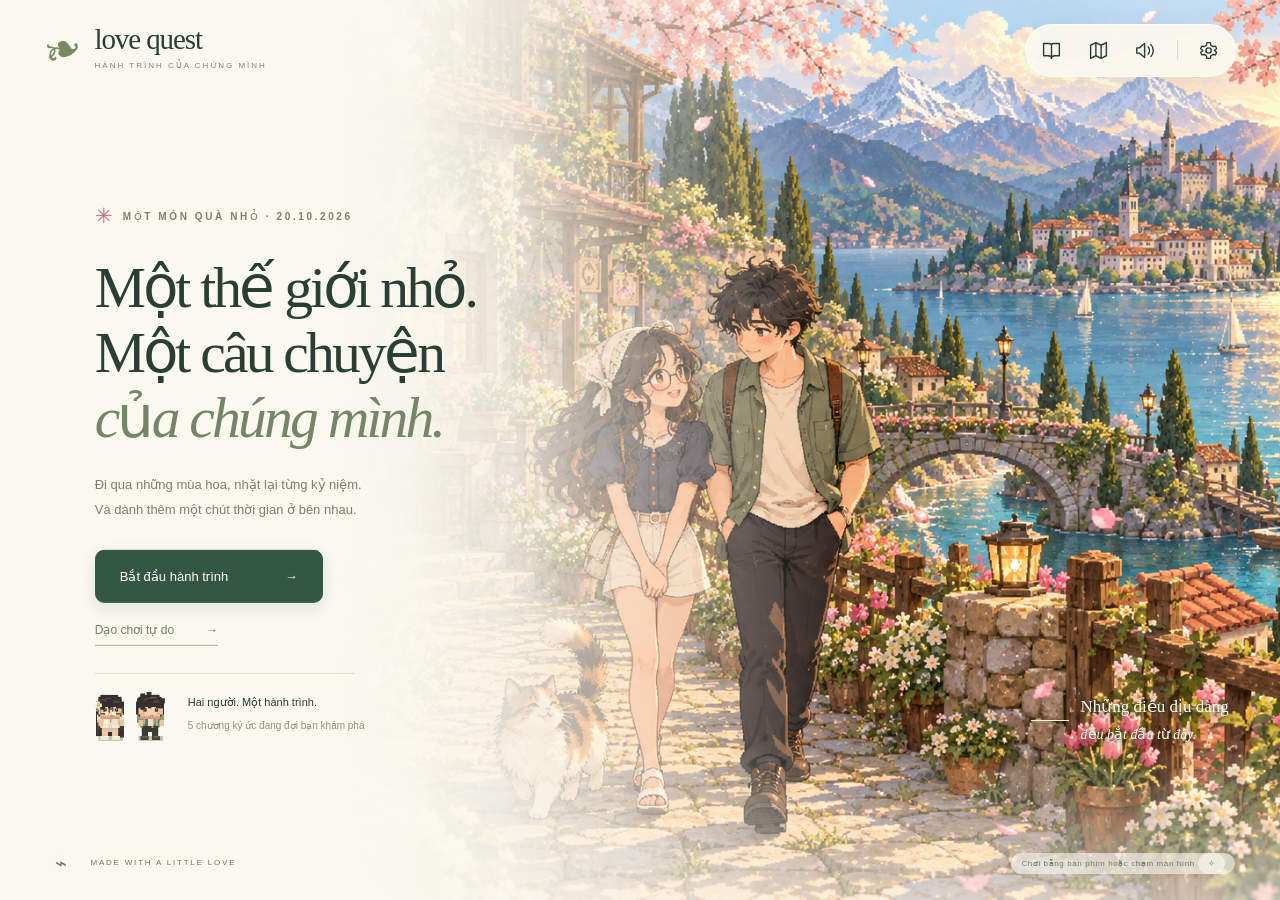
<file: index.html>
<!doctype html>
<html lang="vi">
<head>
  <meta charset="utf-8">
  <meta name="viewport" content="width=device-width, initial-scale=1, viewport-fit=cover">
  <meta name="theme-color" content="#e9ede0">
  <meta name="description" content="Love Quest — Hành trình của chúng mình. Một thế giới pixel đầy hoa, những kỷ niệm nhỏ và món quà ngày 20/10. Chơi trên điện thoại và máy tính.">
  <title>Love Quest — Hành trình của chúng mình</title>
  <link rel="icon" href="data:image/svg+xml,%3Csvg xmlns='http://www.w3.org/2000/svg' viewBox='0 0 64 64'%3E%3Crect width='64' height='64' rx='18' fill='%23e6eddc'/%3E%3Cpath d='M16 31C10 13 31 10 32 23C42 6 59 24 43 37L32 49Z' fill='%23bc6474'/%3E%3C/svg%3E">
  <link rel="stylesheet" href="src/style.css">
  <link rel="stylesheet" href="src/activities.css">
</head>
<body>
  <main id="gameShell" class="at-home">
    <canvas id="gameCanvas" aria-label="Thế giới Love Quest. Dùng WASD hoặc phím mũi tên để di chuyển, E để tương tác." tabindex="0"></canvas>
    <div class="world-grain" aria-hidden="true"></div>
    <div id="fadeLayer" aria-hidden="true"></div>

    <header class="topbar">
      <button id="homeBtn" class="wordmark" aria-label="Về menu chính">
        <span class="brand-symbol" aria-hidden="true">❧</span>
        <span>love quest<span class="brand-note">HÀNH TRÌNH CỦA CHÚNG MÌNH</span></span>
      </button>
      <div id="locationCard" class="location-card" hidden><span class="location-dot"></span><span id="areaLabel">Vườn hoa bình yên</span><span class="location-divider">/</span><span id="daylightLabel">Sớm mai</span></div>
      <nav class="toolbar" aria-label="Menu trò chơi">
        <button id="albumBtn" class="icon-button" title="Album ký ức" aria-label="Album ký ức" data-icon="book"></button>
        <button id="mapBtn" class="icon-button" title="Bản đồ & chương" aria-label="Bản đồ và chương" data-icon="map"></button>
        <button id="soundBtn" class="icon-button" title="Bật nhạc" aria-label="Bật nhạc" data-icon="soundOff"></button>
        <span class="toolbar-separator"></span>
        <button id="settingsBtn" class="icon-button" title="Cài đặt" aria-label="Cài đặt" data-icon="settings"></button>
      </nav>
    </header>

    <section id="homeScreen" aria-labelledby="gameTitle">
      <div class="home-landscape" aria-hidden="true"><img src="assets/key-art.png" alt="" fetchpriority="high"></div>
      <div class="home-wash" aria-hidden="true"></div>
      <div class="home-content">
        <div class="eyebrow"><span class="little-flower">✳</span> MỘT MÓN QUÀ NHỎ · 20.10.2026</div>
        <h1 id="gameTitle">Một thế giới nhỏ.<br>Một câu chuyện<br><em>của chúng mình.</em></h1>
        <p class="home-description">Đi qua những mùa hoa, nhặt lại từng kỷ niệm.<br>Và dành thêm một chút thời gian ở bên nhau.</p>
        <div class="home-actions">
          <button id="startNew" class="btn primary large"><span>Bắt đầu hành trình</span><span aria-hidden="true">→</span></button>
          <button id="continueBtn" class="btn secondary" hidden>Tiếp tục bản đã lưu <span aria-hidden="true">→</span></button>
          <button id="previewBtn" class="text-button">Dạo chơi tự do <span aria-hidden="true">→</span></button>
        </div>
        <div class="home-divider"></div>
        <div class="character-preview">
          <div class="avatar-pair"><canvas id="femaleAvatar" width="60" height="72" aria-label="Nhân vật nữ tóc đen, đeo kính"></canvas><canvas id="maleAvatar" width="60" height="72" aria-label="Nhân vật nam mặc áo xanh sage"></canvas></div>
          <div><strong>Hai người. Một hành trình.</strong><span>5 chương ký ức đang đợi bạn khám phá</span></div>
        </div>
      </div>
      <div class="art-caption"><span class="caption-dash"></span><span>Những điều dịu dàng<br><i>đều bắt đầu từ đây.</i></span></div>
      <footer class="home-footer"><span><span class="tiny-leaf">⌁</span> MADE WITH A LITTLE LOVE</span><span>Chơi bằng bàn phím hoặc chạm màn hình <span aria-hidden="true">✧</span></span></footer>
    </section>

    <section id="gameHud" hidden>
      <aside id="questCard" class="quest-card">
        <div class="quest-topline"><span id="chapterTag">CHƯƠNG 01 / 05</span><button id="chaptersBtn" aria-label="Chọn chương">⋯</button></div>
        <h2 id="questTitle">Đêm định mệnh</h2>
        <p id="questDescription">Một bó hoa nhỏ, khởi đầu một hành trình.</p>
        <div id="chapterDots" class="chapter-dots" aria-label="Tiến trình các chương"></div>
        <button id="guideBtn" class="quest-guide">Đến địa điểm <span aria-hidden="true">→</span></button>
      </aside>
      <button id="interactPrompt" class="interact-prompt" hidden><kbd>E</kbd><span id="interactLabel">Tương tác</span><span aria-hidden="true">→</span></button>
      <div class="world-tools">
        <button id="switchCharacter" class="world-tool" title="Đổi nhân vật (C)"><span aria-hidden="true">⇄</span><span id="characterLabel">Đang chơi: Em</span></button>
        <button id="timeBtn" class="world-tool" title="Thay đổi ánh sáng"><span data-icon="sun"></span><span id="timeLabel">Sớm mai</span></button>
        <button id="helpBtn" class="world-tool" title="Hướng dẫn điều khiển" aria-label="Hướng dẫn">?</button>
      </div>
      <div class="keyboard-guide"><kbd>W A S D</kbd> di chuyển <span>·</span> <kbd>E</kbd> tương tác <span>·</span> chạm để đi</div>
      <div id="mobileControls" class="mobile-controls" aria-label="Điều khiển cảm ứng">
        <div class="dpad"><button class="up" data-dir="up" aria-label="Đi lên">▲</button><button class="left" data-dir="left" aria-label="Đi trái">◀</button><span class="dpad-center">✳</span><button class="right" data-dir="right" aria-label="Đi phải">▶</button><button class="down" data-dir="down" aria-label="Đi xuống">▼</button></div>
        <button id="touchInteract" class="touch-interact" aria-label="Tương tác">✦<span>Tương tác</span></button>
      </div>
      <span id="saveIndicator" class="save-indicator" aria-live="polite">Đã lưu hành trình</span>
    </section>

    <section id="panelModal" class="modal-layer" hidden role="dialog" aria-modal="true" aria-labelledby="panelTitle"><div class="modal-card"><button id="closePanel" class="close-button" aria-label="Đóng">✕</button><div id="panelContent"></div></div></section>
    <section id="activityModal" class="modal-layer activity-layer" hidden role="dialog" aria-modal="true" aria-label="Kỷ niệm đang chơi"><div id="activityHost"></div></section>
    <div id="toast" class="toast" hidden role="status"></div>
    <div id="loadingMessage" class="loading-message">Đang mở cánh cửa nhỏ…</div>
    <noscript><div class="noscript-message">Hãy bật JavaScript để bước vào thế giới Love Quest.</div></noscript>
  </main>
  <audio id="backgroundMusic" loop preload="none" playsinline aria-label="Nhạc nền Nơi này có anh — Instrumental"></audio>
  <script type="module" src="src/main.js"></script>
</body>
</html>
</file>
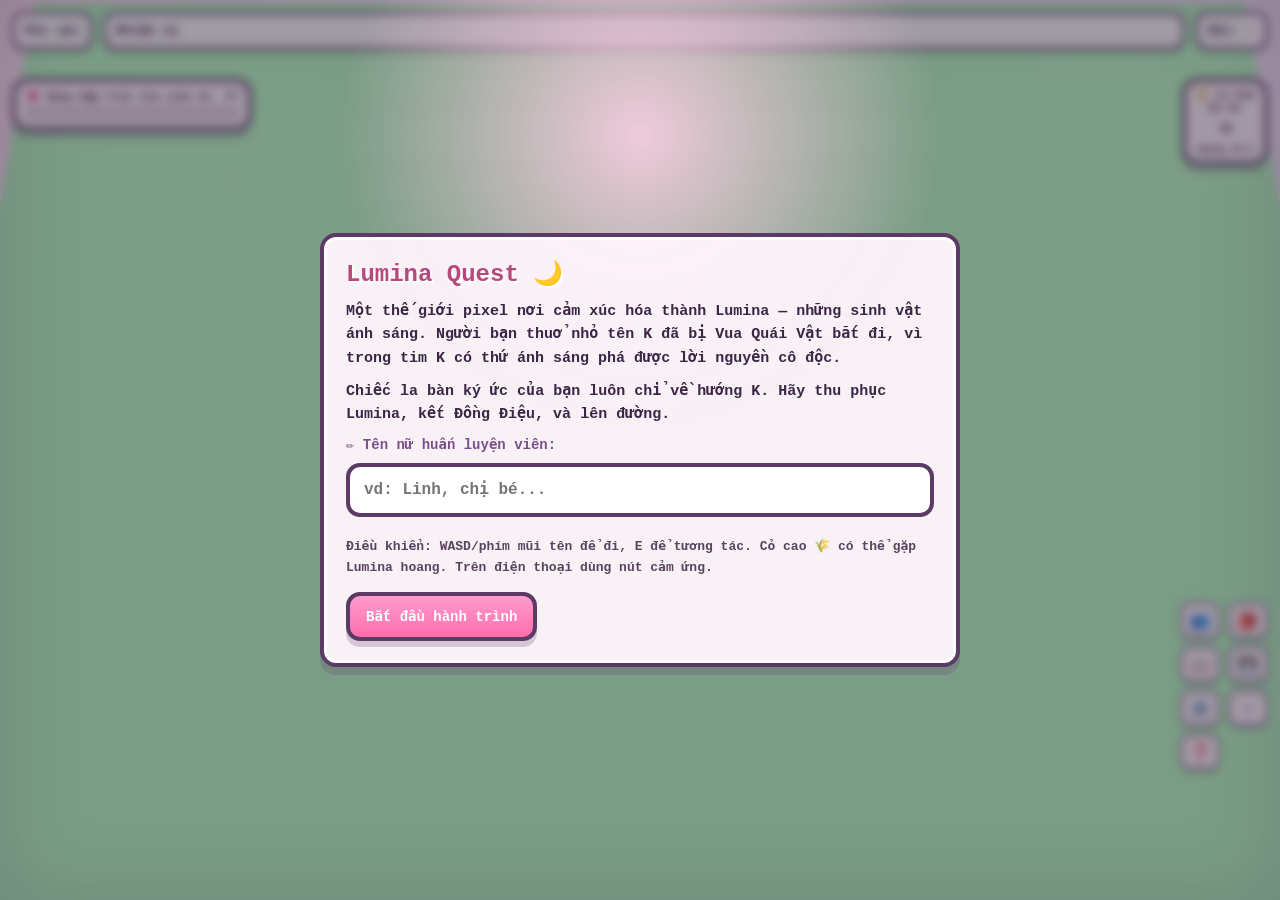
<file: lumina-quest.html>
<!DOCTYPE html>
<html lang="vi">
<head>
  <meta charset="UTF-8" />
  <meta name="viewport" content="width=device-width, initial-scale=1.0, user-scalable=no" />
  <title>Lumina Quest · Hành Trình Tìm K</title>
  <style>
    :root {
      --primary: #ff7ab6;
      --primary-2: #ffd1e6;
      --accent: #bfa2ff;
      --warm: #ffd166;
      --mint: #b8f7c1;
      --ink: #3b2645;
      --panel: rgba(255, 246, 252, 0.94);
      --shadow: rgba(59, 38, 69, 0.28);
      --fontScale: 1;
    }

    * { box-sizing: border-box; -webkit-tap-highlight-color: transparent; }

    html, body {
      margin: 0;
      min-height: 100%;
      overflow: hidden;
      background:
        radial-gradient(circle at 20% 15%, rgba(255, 209, 230, 0.9), transparent 34%),
        radial-gradient(circle at 80% 10%, rgba(191, 162, 255, 0.65), transparent 32%),
        linear-gradient(135deg, #fff0f7, #effcf3 52%, #f2edff);
      color: var(--ink);
      font-family: "Courier New", ui-monospace, SFMono-Regular, Menlo, Consolas, monospace;
    }

    #app { position: fixed; inset: 0; display: grid; place-items: center; }

    #gameShell {
      position: relative;
      width: 100vw;
      height: 100dvh;
      background:
        radial-gradient(circle at 30% 20%, rgba(255,255,255,0.82), transparent 28%),
        linear-gradient(135deg, #ffeaf4, #f3efff);
      overflow: hidden;
    }

    /* Lớp scanline + ánh nền giúp đạt look HD-2D pixel mềm mại. */
    #gameShell::before {
      content: "";
      position: absolute; inset: 0; z-index: 2; pointer-events: none;
      opacity: 0.18;
      background:
        linear-gradient(rgba(255,255,255,0.18) 50%, rgba(255,122,182,0.10) 50%),
        radial-gradient(circle at 18% 20%, rgba(255,255,255,0.75), transparent 18%),
        radial-gradient(circle at 86% 10%, rgba(255,209,230,0.65), transparent 20%);
      background-size: 100% 4px, 100% 100%, 100% 100%;
      mix-blend-mode: soft-light;
    }
    #gameShell.noFlash::before { display: none; }

    #gameShell::after {
      content: "";
      position: absolute; inset: 0; z-index: 3; pointer-events: none;
      box-shadow: inset 0 0 80px rgba(59, 38, 69, 0.16);
    }

    canvas#game {
      width: 100%; height: 100%;
      display: block;
      image-rendering: pixelated; image-rendering: crisp-edges;
      background: #b8f7c1;
      filter: saturate(1.22) contrast(1.08) brightness(1.02);
    }
    /* Góc nhìn 2.5D nghiêng nhẹ — chỉ áp cho overworld, battle để phẳng. */
    canvas#game.tilt { transform: perspective(900px) rotateX(12deg) scale(1.1, 1.18); transform-origin: 50% 66%; }
    #gameShell.highContrast canvas#game { filter: saturate(1.35) contrast(1.28) brightness(1.04); }

    .pixel-panel {
      border: 4px solid #5b3a66;
      border-radius: 16px;
      background: var(--panel);
      box-shadow: 0 8px 0 rgba(91, 58, 102, 0.2), inset 0 0 0 3px rgba(255, 255, 255, 0.8);
    }
    #gameShell.highContrast .pixel-panel { border-color: #2a1632; }

    /* ===== HUD overworld ===== */
    #hud {
      position: absolute; top: 12px; left: 12px; right: 12px;
      display: grid; grid-template-columns: auto 1fr auto; gap: 10px;
      pointer-events: none; z-index: 4; font-weight: 800;
      text-shadow: 1px 1px 0 #fff;
      font-size: calc(13px * var(--fontScale));
    }
    #hud .box {
      padding: 8px 10px;
      border: 3px solid rgba(91, 58, 102, 0.88);
      border-radius: 12px;
      background: linear-gradient(180deg, rgba(255,255,255,0.92), rgba(255, 247, 252, 0.84));
      box-shadow: 0 5px 0 rgba(91, 58, 102, 0.13), inset 0 0 0 2px rgba(255,255,255,0.62);
      line-height: 1.25;
    }
    #quest { overflow: hidden; white-space: nowrap; text-overflow: ellipsis; }

    #compassBox {
      position: absolute; right: 12px; top: 78px; z-index: 5;
      width: 86px; padding: 6px;
      text-align: center; font-weight: 900; pointer-events: none;
      font-size: calc(11px * var(--fontScale));
    }
    #compassArrow { font-size: 24px; display: inline-block; transition: transform .25s ease; }

    #heartBox {
      position: absolute; left: 12px; top: 78px; z-index: 5;
      width: min(240px, calc(100vw - 120px)); padding: 8px 10px;
      font-size: calc(11px * var(--fontScale));
    }
    .meterTrack { height: 12px; background: rgba(91,58,102,.16); border: 2px solid rgba(91,58,102,.28);
      box-shadow: inset 0 2px 0 rgba(255,255,255,.45); overflow: hidden; border-radius: 4px; }
    #heartFill { height: 100%; width: 0%;
      background: repeating-linear-gradient(90deg, var(--primary), var(--primary) 8px, #ffd166 8px, #ffd166 12px);
      transition: width .4s ease; }

    #hint {
      position: absolute; left: 50%; bottom: 120px; transform: translateX(-50%);
      padding: 8px 12px; border: 3px solid #5b3a66; border-radius: 12px;
      background: rgba(255, 255, 255, 0.92); font-weight: 800; z-index: 6;
      animation: bob 0.8s ease-in-out infinite alternate; pointer-events: none;
      font-size: calc(13px * var(--fontScale));
    }
    #gameShell.noFlash #hint { animation: none; }
    @keyframes bob { from { transform: translate(-50%, 0); } to { transform: translate(-50%, -5px); } }

    #toolbar { position: absolute; right: 12px; bottom: 130px; display: grid;
      grid-template-columns: repeat(2, 40px); gap: 8px; z-index: 7; }
    .tinyBtn {
      width: 40px; height: 36px; border: 2px solid rgba(91,58,102,.8);
      border-radius: 9px; background: rgba(255,247,252,.94); color: var(--ink);
      font-weight: 900; box-shadow: 0 4px 0 rgba(91,58,102,.2); cursor: pointer; font-size: 16px;
    }
    .tinyBtn:active { transform: translateY(2px); box-shadow: 0 2px 0 rgba(91,58,102,.2); }

    /* ===== Dialog ===== */
    #dialog {
      position: absolute; left: 16px; right: 16px; bottom: 16px; min-height: 92px;
      padding: 14px 16px 12px; z-index: 9; display: grid;
      grid-template-columns: 1fr auto; gap: 10px; align-items: end;
    }
    #dialogName { grid-column: 1 / -1; font-weight: 900; color: #b64a7f; margin-bottom: 2px;
      font-size: calc(13px * var(--fontScale)); }
    #dialogText { font-size: calc(16px * var(--fontScale)); line-height: 1.45; font-weight: 800; }
    #dialogChoices { grid-column: 1 / -1; display: flex; flex-wrap: wrap; gap: 8px; margin-top: 8px; }
    .choiceBtn {
      border: 3px solid #5b3a66; border-radius: 12px; padding: 9px 12px;
      background: linear-gradient(180deg, #fff7fc, #ffe7f2); color: var(--ink);
      font-family: inherit; font-weight: 900; cursor: pointer;
      box-shadow: 0 4px 0 rgba(91,58,102,.2); font-size: calc(13px * var(--fontScale));
    }
    .choiceBtn:active { transform: translateY(2px); box-shadow: 0 2px 0 rgba(91,58,102,.2); }
    #nextBtn {
      align-self: end; border: 0; border-radius: 12px; padding: 9px 12px;
      background: linear-gradient(180deg, #ff9bcc, #ff6ead); color: white;
      font-family: inherit; font-weight: 900; cursor: pointer; box-shadow: 0 5px 0 #b64a7f;
      font-size: calc(14px * var(--fontScale));
    }
    #nextBtn:active { transform: translateY(3px); box-shadow: 0 2px 0 #b64a7f; }

    #toast {
      position: absolute; top: 120px; left: 50%; transform: translateX(-50%); z-index: 12;
      padding: 10px 16px; background: linear-gradient(180deg, #fff7fb, #ffe1ef);
      border: 4px solid #5b3a66; border-radius: 16px; font-weight: 900;
      box-shadow: 0 8px 0 rgba(91, 58, 102, 0.18); pointer-events: none; white-space: nowrap;
      animation: toastIn 2.1s ease forwards; font-size: calc(14px * var(--fontScale));
    }
    @keyframes toastIn {
      0% { opacity: 0; transform: translate(-50%, -12px) scale(0.96); }
      12% { opacity: 1; transform: translate(-50%, 0) scale(1); }
      82% { opacity: 1; }
      100% { opacity: 0; transform: translate(-50%, -8px) scale(0.98); }
    }

    /* ===== Mobile controls ===== */
    #mobileControls {
      position: absolute; left: 0; right: 0; bottom: 10px; z-index: 7;
      display: none; justify-content: space-between; align-items: end; padding: 0 16px;
      pointer-events: none;
    }
    .dpad { display: grid; grid-template-columns: 52px 52px 52px; grid-template-rows: 52px 52px 52px;
      gap: 5px; pointer-events: auto; }
    .dpad button, #interactTouch {
      border: 4px solid #5b3a66; border-radius: 16px; background: rgba(255, 247, 252, 0.92);
      color: var(--ink); font-family: inherit; font-weight: 900; font-size: 18px;
      box-shadow: 0 5px 0 rgba(91, 58, 102, 0.24); touch-action: none; user-select: none;
    }
    .dpad button:active, #interactTouch:active { transform: translateY(3px); box-shadow: 0 2px 0 rgba(91, 58, 102, 0.24); }
    .up { grid-column: 2; grid-row: 1; } .left { grid-column: 1; grid-row: 2; }
    .down { grid-column: 2; grid-row: 3; } .right { grid-column: 3; grid-row: 2; }
    #interactTouch { width: 104px; height: 62px; pointer-events: auto;
      background: linear-gradient(180deg, #fff7fb, #ffd1e6); }

    /* ===== Overlays / modal ===== */
    .overlay {
      position: absolute; inset: 0; z-index: 20; display: grid; place-items: center; padding: 18px;
      background: radial-gradient(circle at 50% 15%, rgba(255, 209, 230, 0.88), transparent 30%), rgba(42, 22, 50, 0.42);
      backdrop-filter: blur(5px);
    }
    .modal {
      width: min(640px, 100%); max-height: min(88vh, 88vw, 680px);
      overflow: auto; -webkit-overflow-scrolling: touch; touch-action: pan-y;
      overscroll-behavior: contain; padding: 22px;
    }
    .modal h1, .modal h2 { margin: 0 0 12px; color: #b64a7f; text-shadow: 2px 2px 0 #fff;
      font-size: calc(24px * var(--fontScale)); }
    .modal h2 { font-size: calc(20px * var(--fontScale)); }
    .modal p { margin: 10px 0; line-height: 1.55; font-weight: 800; font-size: calc(15px * var(--fontScale)); }
    .modal input {
      width: 100%; margin: 10px 0; padding: 14px; border: 4px solid #5b3a66; border-radius: 14px;
      background: #fff; color: var(--ink); font-family: inherit; font-size: 16px; font-weight: 900; outline: none;
    }
    .nameLabel { display: block; text-align: left; font-weight: 900; margin-top: 8px; color: #7a4f8a;
      font-size: calc(14px * var(--fontScale)); }
    .modalActions { display: flex; flex-wrap: wrap; gap: 10px; margin-top: 14px; }
    .primaryBtn, .ghostBtn {
      border: 4px solid #5b3a66; border-radius: 14px; padding: 12px 16px;
      font-family: inherit; font-weight: 900; cursor: pointer;
      box-shadow: 0 6px 0 rgba(91, 58, 102, 0.22); font-size: calc(14px * var(--fontScale));
    }
    .primaryBtn { background: linear-gradient(180deg, #ff9bcc, #ff6ead); color: #fff; }
    .ghostBtn { background: #fff7fb; color: var(--ink); }
    .primaryBtn:active, .ghostBtn:active { transform: translateY(3px); box-shadow: 0 3px 0 rgba(91, 58, 102, 0.22); }
    .primaryBtn:disabled { opacity: .45; cursor: not-allowed; }
    .hidden { display: none !important; }

    /* Lưới thẻ chọn (starter, party, dex) */
    .cardGrid { display: grid; grid-template-columns: repeat(auto-fit, minmax(150px, 1fr)); gap: 12px; margin: 12px 0; }
    .pickCard {
      border: 3px solid rgba(91, 58, 102, 0.55); border-radius: 14px;
      background: linear-gradient(180deg, #fff7fc, #ffe7f2); padding: 10px 8px;
      cursor: pointer; text-align: center; font-weight: 900; color: var(--ink);
      font-family: inherit; box-shadow: 0 5px 0 rgba(91, 58, 102, 0.16); transition: transform .12s ease;
    }
    .pickCard:hover { transform: translateY(-2px); }
    .pickCard.selected { border-color: #ff6ead; background: linear-gradient(180deg, #fff1b8, #ffd1e6);
      box-shadow: 0 0 0 3px rgba(255, 122, 182, 0.35), 0 5px 0 rgba(91, 58, 102, 0.16); }
    .pickCard canvas { width: 80px; height: 80px; image-rendering: pixelated; image-rendering: crisp-edges; }
    .pickCard small { display: block; font-weight: 700; opacity: .8; font-size: calc(11px * var(--fontScale)); line-height: 1.35; margin-top: 4px; }
    .typeChip { display: inline-block; padding: 1px 7px; border-radius: 999px; font-size: calc(11px * var(--fontScale));
      font-weight: 900; border: 2px solid rgba(59,38,69,.5); margin: 2px; color: #2a1632; }

    /* ===== Battle UI ===== */
    #battleUI { position: absolute; inset: 0; z-index: 14; display: none; pointer-events: none; }
    #battleUI.on { display: block; }
    .monBox {
      position: absolute; pointer-events: none; padding: 8px 10px; min-width: 188px;
      border: 3px solid #5b3a66; border-radius: 12px;
      background: linear-gradient(180deg, rgba(255,255,255,0.95), rgba(255,247,252,0.9));
      box-shadow: 0 6px 0 rgba(91,58,102,.18); font-weight: 900; font-size: calc(12px * var(--fontScale));
    }
    #enemyBox { top: 16px; left: 16px; }
    #enemyBox2 { top: 16px; left: 220px; display: none; }
    #playerBox { bottom: 168px; right: 16px; }
    #allyBox { bottom: 168px; right: 220px; display: none; }
    .monBox .row1 { display: flex; justify-content: space-between; gap: 8px; align-items: center; }
    .hpTrack { height: 9px; margin-top: 5px; background: rgba(91,58,102,.18); border: 2px solid rgba(91,58,102,.35);
      border-radius: 4px; overflow: hidden; }
    .hpFill { height: 100%; width: 100%; background: linear-gradient(90deg,#5fd07a,#8af0a0); transition: width .45s ease; }
    .hpFill.mid { background: linear-gradient(90deg,#ffd166,#ffe9a3); }
    .hpFill.low { background: linear-gradient(90deg,#ff6b6b,#ff9b9b); }
    .bondTrack { height: 7px; margin-top: 4px; background: rgba(91,58,102,.16); border: 2px solid rgba(191,162,255,.5);
      border-radius: 4px; overflow: hidden; }
    .bondFill { height: 100%; width: 0%; background: repeating-linear-gradient(90deg,#bfa2ff,#bfa2ff 6px,#ff9bcc 6px,#ff9bcc 12px);
      transition: width .35s ease; }
    .expTrack { height: 5px; margin-top: 4px; background: rgba(91,58,102,.14); border-radius: 3px; overflow: hidden; }
    .expFill { height: 100%; width: 0%; background: #7bdff2; transition: width .35s ease; }
    .statusTag { font-size: calc(10px * var(--fontScale)); padding: 0 6px; border-radius: 8px; margin-left: 4px;
      border: 1px solid rgba(59,38,69,.4); }

    #battleMsg {
      position: absolute; left: 12px; right: 12px; bottom: 92px; min-height: 52px;
      padding: 12px 14px; pointer-events: none; font-weight: 800; font-size: calc(15px * var(--fontScale));
      line-height: 1.4;
    }
    #battleMenu {
      position: absolute; left: 12px; right: 12px; bottom: 12px; padding: 8px;
      display: grid; grid-template-columns: repeat(2, 1fr); gap: 8px; pointer-events: auto;
    }
    #battleMenu.moves { grid-template-columns: repeat(2, 1fr); }
    .battleBtn {
      border: 3px solid #5b3a66; border-radius: 12px; padding: 12px 10px; text-align: left;
      background: linear-gradient(180deg, #fff7fc, #ffe7f2); color: var(--ink);
      font-family: inherit; font-weight: 900; cursor: pointer; box-shadow: 0 5px 0 rgba(91,58,102,.2);
      font-size: calc(14px * var(--fontScale));
    }
    .battleBtn:active { transform: translateY(3px); box-shadow: 0 2px 0 rgba(91,58,102,.2); }
    .battleBtn small { display:block; font-weight:700; opacity:.78; font-size: calc(11px * var(--fontScale)); margin-top:3px; }
    .battleBtn.reso { background: linear-gradient(180deg,#fff1b8,#ffd1e6); border-color:#ff6ead;
      box-shadow: 0 5px 0 rgba(255,110,173,.4); animation: glowReso 1s ease-in-out infinite alternate; }
    #gameShell.noFlash .battleBtn.reso { animation: none; }
    @keyframes glowReso { from { filter: brightness(1); } to { filter: brightness(1.18); } }
    .battleBtn:disabled { opacity:.4; cursor:not-allowed; }

    #fadeLayer {
      position: absolute; inset: 0; z-index: 16; pointer-events: none;
      background: #2a1632; opacity: 0; transition: opacity 0.45s ease;
    }
    #banner {
      position: absolute; top: 36%; left: 50%; transform: translate(-50%, -50%) scale(0.94);
      z-index: 17; padding: 14px 26px; border: 4px solid #5b3a66; border-radius: 18px;
      background: linear-gradient(180deg, #fff7fb, #ffd1e6); font-weight: 900;
      font-size: calc(20px * var(--fontScale)); color: #b64a7f; text-shadow: 1px 1px 0 #fff;
      opacity: 0; pointer-events: none; transition: opacity 0.4s ease, transform 0.4s ease; white-space: nowrap; text-align:center;
    }
    #banner.show { opacity: 1; transform: translate(-50%, -50%) scale(1); }

    .settingRow { display:flex; justify-content:space-between; align-items:center; gap:10px;
      padding:10px 0; border-bottom:1px dashed rgba(91,58,102,.2); font-weight:800; font-size: calc(14px * var(--fontScale)); }
    .toggle { border:3px solid #5b3a66; border-radius:10px; padding:8px 12px; cursor:pointer; font-weight:900;
      background:#fff7fb; font-family:inherit; }
    .toggle.on { background:linear-gradient(180deg,#b8f7c1,#8af0a0); }

    @media (max-width: 760px) {
      #hud { grid-template-columns: 1fr 1fr; right: 8px; left: 8px; top: 8px; gap: 6px; }
      #quest { grid-column: 1 / -1; }
      #mobileControls { display: flex; }
      #dialog { left: 8px; right: 8px; bottom: 84px; min-height: 104px; }
      #hint { bottom: 188px; }
      #toolbar { right: 8px; bottom: 200px; }
      #compassBox { top: 92px; width: 70px; }
      #heartBox { top: 92px; width: calc(100vw - 96px); }
      #playerBox { bottom: 250px; }
      #allyBox { bottom: 250px; right: 8px; }
      #enemyBox2 { left: 8px; top: 84px; }
      #battleMsg { bottom: 188px; }
      .monBox { min-width: 150px; }
    }
    @media (max-width: 760px) and (orientation: portrait) {
      #gameShell { position: fixed; top: 0; left: 100dvw; width: 100dvh; height: 100dvw;
        transform-origin: 0 0; transform: rotate(90deg); }
    }
  </style>
</head>

<body>
  <div id="app">
    <div id="gameShell">
      <canvas id="game" class="tilt" width="640" height="384" aria-label="Lumina Quest"></canvas>
      <div id="fadeLayer"></div>
      <div id="banner"></div>

      <div id="hud">
        <div class="box" id="areaName">Khu vực</div>
        <div class="box" id="quest">Nhiệm vụ</div>
        <div class="box" id="stats">Đội: -</div>
      </div>

      <div class="box pixel-panel" id="heartBox">
        <div style="display:flex;justify-content:space-between;margin-bottom:4px;"><b>💗 Nhịp Đập Trái Tim (với K)</b><span id="heartText">0%</span></div>
        <div class="meterTrack"><div id="heartFill"></div></div>
      </div>
      <div class="box pixel-panel" id="compassBox">
        🧭 La bàn ký ức<br><span id="compassArrow">➜</span><br><small>hướng về K</small>
      </div>

      <div id="hint" class="hidden">Nhấn E để tương tác</div>

      <div id="toolbar">
        <button class="tinyBtn" id="partyBtn" title="Đội Lumina">👥</button>
        <button class="tinyBtn" id="bagBtn" title="Túi đồ">🎒</button>
        <button class="tinyBtn" id="dexBtn" title="Lumina-dex">📖</button>
        <button class="tinyBtn" id="saveBtn" title="Lưu">💾</button>
        <button class="tinyBtn" id="setBtn" title="Tùy chỉnh">⚙️</button>
        <button class="tinyBtn" id="musicBtn" title="Nhạc">♪</button>
        <button class="tinyBtn" id="helpBtn" title="Hướng dẫn">❓</button>
      </div>

      <div id="dialog" class="pixel-panel hidden">
        <div id="dialogName"></div>
        <div id="dialogText"></div>
        <button id="nextBtn">Tiếp ▶</button>
        <div id="dialogChoices"></div>
      </div>

      <div id="mobileControls">
        <div class="dpad" aria-label="Di chuyển">
          <button class="up" data-dir="up">▲</button>
          <button class="left" data-dir="left">◀</button>
          <button class="right" data-dir="right">▶</button>
          <button class="down" data-dir="down">▼</button>
        </div>
        <button id="interactTouch">Tương tác</button>
      </div>

      <!-- ===== Battle UI ===== -->
      <div id="battleUI">
        <div class="monBox pixel-panel" id="enemyBox"></div>
        <div class="monBox pixel-panel" id="enemyBox2"></div>
        <div class="monBox pixel-panel" id="playerBox"></div>
        <div class="monBox pixel-panel" id="allyBox"></div>
        <div id="battleMsg" class="pixel-panel"></div>
        <div id="battleMenu" class="pixel-panel"></div>
      </div>

      <!-- ===== Overlays ===== -->
      <div id="startOverlay" class="overlay">
        <div class="modal pixel-panel">
          <h1>Lumina Quest 🌙</h1>
          <p>Một thế giới pixel nơi cảm xúc hóa thành <b>Lumina</b> — những sinh vật ánh sáng. Người bạn thuở nhỏ tên <b>K</b> đã bị Vua Quái Vật bắt đi, vì trong tim K có thứ ánh sáng phá được lời nguyền cô độc.</p>
          <p>Chiếc <b>la bàn ký ức</b> của bạn luôn chỉ về hướng K. Hãy thu phục Lumina, kết Đồng Điệu, và lên đường.</p>
          <label class="nameLabel" for="playerNameInput">✏️ Tên nữ huấn luyện viên:</label>
          <input id="playerNameInput" type="text" maxlength="14" autocomplete="off" placeholder="vd: Linh, chị bé..." />
          <p style="font-size:calc(13px * var(--fontScale));opacity:.85;"><b>Điều khiển:</b> WASD/phím mũi tên để đi, E để tương tác. Cỏ cao 🌾 có thể gặp Lumina hoang. Trên điện thoại dùng nút cảm ứng.</p>
          <div class="modalActions">
            <button class="primaryBtn" id="startBtn">Bắt đầu hành trình</button>
            <button class="ghostBtn" id="continueBtn">Tải bản đã lưu</button>
          </div>
        </div>
      </div>

      <div id="starterOverlay" class="overlay hidden">
        <div class="modal pixel-panel">
          <h2>🌱 Chọn Lumina khởi đầu</h2>
          <p id="starterIntro">Giáo Sư Tơ trao bạn ba Lumina non. Hãy chọn người bạn đồng hành đầu tiên — bạn sẽ cùng nhau lớn lên qua từng Đồng Điệu.</p>
          <div id="starterGrid" class="cardGrid"></div>
          <div class="modalActions">
            <button class="primaryBtn" id="confirmStarter" disabled>Chọn bạn này 💞</button>
          </div>
        </div>
      </div>

      <div id="partyOverlay" class="overlay hidden">
        <div class="modal pixel-panel">
          <h2>👥 Đội Lumina</h2>
          <p style="font-size:calc(12px*var(--fontScale));opacity:.8;">Nhấn một Lumina để xem chi tiết, đặt làm dẫn đầu, hoặc thử tiến hóa bằng Kỷ Vật.</p>
          <div id="partyGrid" class="cardGrid"></div>
          <div id="partyDetail"></div>
          <div class="modalActions"><button class="ghostBtn" id="closeParty">Đóng</button></div>
        </div>
      </div>

      <div id="bagOverlay" class="overlay hidden">
        <div class="modal pixel-panel">
          <h2>🎒 Túi đồ</h2>
          <div id="bagList"></div>
          <div class="modalActions"><button class="ghostBtn" id="closeBag">Đóng</button></div>
        </div>
      </div>

      <div id="dexOverlay" class="overlay hidden">
        <div class="modal pixel-panel">
          <h2>📖 Lumina-dex</h2>
          <p id="dexCount" style="font-size:calc(13px*var(--fontScale));"></p>
          <div id="dexGrid" class="cardGrid"></div>
          <div class="modalActions"><button class="ghostBtn" id="closeDex">Đóng</button></div>
        </div>
      </div>

      <div id="setOverlay" class="overlay hidden">
        <div class="modal pixel-panel">
          <h2>⚙️ Tùy chỉnh & Hỗ trợ tiếp cận</h2>
          <div class="settingRow"><span>🔆 Độ tương phản cao</span><button class="toggle" id="tgContrast">Tắt</button></div>
          <div class="settingRow"><span>⚡ Tắt hiệu ứng chớp/scanline</span><button class="toggle" id="tgFlash">Tắt</button></div>
          <div class="settingRow"><span>🅰️ Cỡ chữ</span>
            <span><button class="toggle" data-font="0.9">A-</button>
            <button class="toggle" data-font="1">A</button>
            <button class="toggle" data-font="1.18">A+</button></span></div>
          <div class="settingRow"><span>🎵 Nhạc nền</span><button class="toggle" id="tgMusic">Tắt</button></div>
          <div class="modalActions">
            <button class="ghostBtn" id="resetBtn">Xóa bản lưu & chơi lại</button>
            <button class="primaryBtn" id="closeSet">Xong</button>
          </div>
        </div>
      </div>

      <div id="helpOverlay" class="overlay hidden">
        <div class="modal pixel-panel">
          <h2>❓ Hướng dẫn tân thủ</h2>
          <p><b>🕹️ Di chuyển:</b> WASD / phím mũi tên (điện thoại: D-pad). Nhấn <b>E</b> / nút Tương tác để nói chuyện, đọc bảng, nhặt đồ.</p>
          <p><b>🌾 Cỏ cao:</b> bước vào có thể gặp <b>Lumina hoang</b> để thu phục.</p>
          <p><b>⚔️ Chiến đấu:</b> Chiến (dùng chiêu) · 🧪 Túi (Trà Hồi Sức) · 🔁 Đổi Lumina · 🏃 Bỏ chạy. Đánh đúng hệ khắc → "Rất hiệu quả!".</p>
          <p><b>💞 Thu phục:</b> dùng <b>Bùa Kết Nối</b> — HP đối thủ càng thấp + bị 💤 ngủ / 💫 bối rối thì tỉ lệ càng cao.</p>
          <p><b>✨ Đồng Điệu &amp; Cộng Hưởng:</b> mỗi đòn làm đầy thanh Đồng Điệu; đầy thì bấm <b>Cộng Hưởng</b> để tung đòn / chữa lành cực mạnh (đôi với K).</p>
          <p><b>💚 Hồi sức:</b> về <b>Trạm Hồi Sức</b> (Cô Y Tá Lá) ở làng để hồi đầy cả đội — miễn phí.</p>
          <p><b>🌟 Tiến hóa:</b> Lumina lên cấp + thân thiết đủ sẽ tiến hóa; hoặc dùng Kỷ Vật (Nhẫn Cỏ) trong menu Đội 👥.</p>
          <p><b>💗 Nhịp Đập Trái Tim:</b> đối xử dịu dàng với Lumina, đọc Mảnh Ký Ức, chiến đấu cùng K → quyết định cái kết với K.</p>
          <div class="modalActions"><button class="primaryBtn" id="closeHelp">Đã hiểu! 💪</button></div>
        </div>
      </div>

      <div id="endingOverlay" class="overlay hidden">
        <div class="modal pixel-panel">
          <h1 id="endingTitle">Kết</h1>
          <div id="endingBody"></div>
          <div class="modalActions">
            <button class="ghostBtn" id="endingRestart">Chơi lại từ đầu</button>
            <button class="primaryBtn" id="endingContinue">Tiếp tục khám phá</button>
          </div>
        </div>
      </div>
    </div>
  </div>

  <script>
  "use strict";
  /* ============================================================
   *  LUMINA QUEST — Thành phần 2 của Love Quest Pixel Adventure
   *  Cùng phong cách đồ họa pixel HD-2D, nhưng là một game kiểu
   *  Pokémon: thu phục Lumina, battle turn-based với thanh Đồng
   *  Điệu (Bond) & Skill Cộng Hưởng, tiến hóa, gym, và hành trình
   *  cứu K khỏi Vua Quái Vật bằng cách "chữa lành" thay vì tiêu diệt.
   * ============================================================ */

  /* ---------- Tiện ích nhỏ ---------- */
  const clamp = (v, a, b) => Math.max(a, Math.min(b, v));
  const rand = (a, b) => a + Math.random() * (b - a);
  const randi = (a, b) => Math.floor(rand(a, b + 1));
  const pick = arr => arr[Math.floor(Math.random() * arr.length)];
  const $ = id => document.getElementById(id);

  /* ============================================================
   * 1) HỆ LUMINA — 6 hệ, tương khắc đôi
   * ============================================================ */
  const TYPES = {
    fire:   { key: "fire",   name: "Lửa Ấm",      emoji: "🔥", chip: "#ffd166", c1: "#ff8a4d", c2: "#ffd166", rival: "water" },
    water:  { key: "water",  name: "Biển Sâu",    emoji: "💧", chip: "#aef0ff", c1: "#4db5ff", c2: "#aef0ff", rival: "fire" },
    nature: { key: "nature", name: "Thiên Nhiên", emoji: "🌿", chip: "#b8f7c1", c1: "#5fd07a", c2: "#b8f7c1", rival: "air" },
    air:    { key: "air",    name: "Gió Tự Do",   emoji: "⚡", chip: "#fff3a3", c1: "#9fe0ff", c2: "#fff3a3", rival: "nature" },
    ice:    { key: "ice",    name: "Băng Tĩnh",   emoji: "❄️", chip: "#e8fbff", c1: "#8fd6ff", c2: "#e8fbff", rival: "light" },
    light:  { key: "light",  name: "Ánh Sáng",    emoji: "🌙", chip: "#e7d6ff", c1: "#c9a3ff", c2: "#fff3d6", rival: "ice" }
  };
  // Tương khắc đôi: mỗi cặp khắc lẫn nhau (super-effective hai chiều).
  // fire⇄water, nature⇄air, ice⇄light
  function effectiveness(atkType, defType) {
    if (!atkType) return 1;
    if (TYPES[atkType] && TYPES[atkType].rival === defType) return 1.75; // rất hiệu quả
    return 1;
  }

  /* ============================================================
   * 2) CHIÊU THỨC (MOVES)
   * ============================================================ */
  const MOVES = {
    tackle:   { id: "tackle",   name: "Húc Yêu",     type: null,     kind: "atk",  power: 16, bond: 6,  desc: "Đòn thân thiện cơ bản." },
    emberSpark:{ id:"emberSpark",name: "Tia Lửa Ấm", type: "fire",   kind: "atk",  power: 22, bond: 10, desc: "Đốm lửa ấm áp." },
    flameHug: { id: "flameHug", name: "Ôm Lửa",      type: "fire",   kind: "atk",  power: 32, bond: 14, desc: "Cái ôm rực sáng." },
    bubble:   { id: "bubble",   name: "Bong Bóng",   type: "water",  kind: "atk",  power: 22, bond: 10, desc: "Bắn bong bóng dịu mát." },
    tide:     { id: "tide",     name: "Sóng Vỗ",     type: "water",  kind: "atk",  power: 32, bond: 14, desc: "Con sóng vỗ về." },
    vine:     { id: "vine",     name: "Dây Lá",      type: "nature", kind: "atk",  power: 22, bond: 10, desc: "Quấn dây lá mềm." },
    bloom:    { id: "bloom",    name: "Nở Rộ",       type: "nature", kind: "atk",  power: 32, bond: 14, desc: "Bung nở rực rỡ." },
    gust:     { id: "gust",     name: "Gió Vút",     type: "air",    kind: "atk",  power: 22, bond: 10, desc: "Luồng gió nhanh." },
    frostpin: { id: "frostpin", name: "Kim Băng",    type: "ice",    kind: "atk",  power: 22, bond: 10, desc: "Tinh thể băng tĩnh." },
    moonray:  { id: "moonray",  name: "Tia Trăng",   type: "light",  kind: "atk",  power: 24, bond: 12, desc: "Ánh trăng dịu dàng." },
    lull:     { id: "lull",     name: "Ru Ngủ",      type: null,     kind: "status", status: "sleep", bond: 12, desc: "Ru đối thủ ngủ — dễ thu phục hơn." },
    dazzle:   { id: "dazzle",   name: "Lấp Lánh",    type: "light",  kind: "status", status: "dazed", bond: 12, desc: "Làm đối thủ bối rối, hay đánh trượt." },
    cuddle:   { id: "cuddle",   name: "Ôm An Ủi",    type: null,     kind: "heal",  heal: 0.32, bond: 18, desc: "Hồi máu cho bản thân + tăng Đồng Điệu nhiều." },
    soothe:   { id: "soothe",   name: "Vỗ Về",       type: "light",  kind: "soul",  soul: 20, bond: 16, desc: "Xoa dịu nỗi sợ (chữa lành)." },
    tempest:  { id: "tempest",  name: "Cuồng Phong", type: "air",    kind: "atk",   power: 32, bond: 14, desc: "Lốc gió mạnh." },
    blizzard: { id: "blizzard", name: "Bão Tuyết",   type: "ice",    kind: "atk",   power: 32, bond: 14, desc: "Cơn bão băng giá." },
    chomp:    { id: "chomp",    name: "Ngoạm Yêu",   type: null,     kind: "atk",   power: 20, bond: 8,  desc: "Đớp nhẹ đầy tình cảm." }
  };

  /* ============================================================
   * 3) DANH SÁCH LOÀI LUMINA (Lumina-dex)
   *    base{hp,atk,def,spd}; shape quyết định cách vẽ pixel.
   * ============================================================ */
  const SPECIES = {
    embo:     { id: "embo",     name: "Embo",     type: "fire",   shape: "ember",  base: { hp: 52, atk: 56, def: 42, spd: 50 }, moves: ["tackle", "emberSpark", "cuddle", "lull"], evolveTo: "emberlyn", evolveLv: 12, dex: "Lumina lửa ấm, đuôi cháy nhẹ như nến. Càng thân thiết, ngọn lửa càng dịu và sáng." },
    emberlyn: { id: "emberlyn", name: "Emberlyn", type: "fire",   shape: "ember2", base: { hp: 72, atk: 78, def: 58, spd: 66 }, moves: ["emberSpark", "flameHug", "cuddle", "dazzle"], dex: "Dạng tiến hóa của Embo. Mang vầng aura ấm áp, sưởi lòng người buồn." },
    tidi:     { id: "tidi",     name: "Tidi",     type: "water",  shape: "drop",   base: { hp: 56, atk: 48, def: 50, spd: 48 }, moves: ["tackle", "bubble", "cuddle", "lull"], evolveTo: "tidalune", evolveLv: 12, dex: "Giọt biển sâu biết lắng nghe. Thân mình trong veo phản chiếu tâm trạng chủ." },
    tidalune: { id: "tidalune", name: "Tidalune", type: "water",  shape: "drop2",  base: { hp: 78, atk: 64, def: 70, spd: 60 }, moves: ["bubble", "tide", "cuddle", "dazzle"], dex: "Dạng tiến hóa của Tidi. Sóng quanh mình ru êm mọi cơn giận." },
    sprou:    { id: "sprou",    name: "Sprou",    type: "nature", shape: "sprout", base: { hp: 58, atk: 50, def: 52, spd: 44 }, moves: ["tackle", "vine", "cuddle", "lull"], evolveTo: "bloomara", evolveLv: 12, dex: "Mầm thiên nhiên đội chiếc lá non. Mọc nhanh hơn khi được khen." },
    bloomara: { id: "bloomara", name: "Bloomara", type: "nature", shape: "sprout2",base: { hp: 80, atk: 66, def: 72, spd: 54 }, moves: ["vine", "bloom", "cuddle", "dazzle"], dex: "Dạng tiến hóa của Sprou. Hoa trên đầu nở theo nhịp tim của chủ." },
    frostle:  { id: "frostle",  name: "Frostle",  type: "ice",    shape: "frost",  base: { hp: 60, atk: 54, def: 60, spd: 46 }, moves: ["tackle", "frostpin", "lull", "cuddle"], dex: "Lumina băng tĩnh, lặng lẽ nhưng trung thành. Hơi thở tạo hoa tuyết." },
    zephy:    { id: "zephy",    name: "Zephy",    type: "air",    shape: "gale",   base: { hp: 50, atk: 58, def: 40, spd: 70 }, moves: ["tackle", "gust", "dazzle", "cuddle"], dex: "Lumina gió tự do, không thích bị gò bó. Bay vòng quanh người nó tin tưởng." },
    lumi:     { id: "lumi",     name: "Lumi",     type: "light",  shape: "luna",   base: { hp: 56, atk: 60, def: 50, spd: 58 }, moves: ["tackle", "moonray", "dazzle", "cuddle"], evolveTo: "lumielle", evolveLv: 14, dex: "Lumina ánh sáng/bóng tối hiếm gặp. Phát sáng theo cảm xúc người bên cạnh." },
    lumielle: { id: "lumielle", name: "Lumielle", type: "light",  shape: "luna2",  base: { hp: 78, atk: 80, def: 66, spd: 72 }, moves: ["moonray", "soothe", "cuddle", "dazzle"], dex: "Dạng tiến hóa của Lumi. Ánh trăng của nó được cho là có thể phá lời nguyền cô độc." },
    // Lumina mới — nhiều loài hơn để sưu tầm
    windpup:  { id: "windpup",  name: "Windpup",  type: "air",    shape: "pup",    base: { hp: 54, atk: 58, def: 44, spd: 64 }, moves: ["tackle", "gust", "dazzle", "cuddle"], evolveTo: "windwolf", evolveLv: 14, dex: "Sói gió con tinh nghịch, chạy nhanh như cơn lốc nhỏ." },
    windwolf: { id: "windwolf", name: "Windwolf", type: "air",    shape: "pup2",   base: { hp: 76, atk: 82, def: 60, spd: 86 }, moves: ["gust", "tempest", "chomp", "cuddle"], dex: "Dạng tiến hóa của Windpup. Tiếng hú gọi được gió ngàn." },
    tortle:   { id: "tortle",   name: "Tortle",   type: "water",  shape: "turtle", base: { hp: 64, atk: 46, def: 68, spd: 34 }, moves: ["tackle", "bubble", "cuddle", "lull"], evolveTo: "tortank", evolveLv: 16, dex: "Rùa biển hiền lành, mai cứng như san hô." },
    tortank:  { id: "tortank",  name: "Tortank",  type: "water",  shape: "turtle2",base: { hp: 94, atk: 62, def: 94, spd: 40 }, moves: ["bubble", "tide", "cuddle", "dazzle"], dex: "Dạng tiến hóa của Tortle. Mai nó chắn được cả sóng thần." },
    fawnly:   { id: "fawnly",   name: "Fawnly",   type: "nature", shape: "deer",   base: { hp: 60, atk: 54, def: 52, spd: 56 }, moves: ["tackle", "vine", "cuddle", "lull"], evolveTo: "florastag", evolveLv: 16, dex: "Hươu non đội nhành lá, bước đi làm hoa cỏ nảy mầm." },
    florastag:{ id: "florastag",name: "Florastag",type: "nature", shape: "deer2",  base: { hp: 84, atk: 74, def: 72, spd: 66 }, moves: ["vine", "bloom", "cuddle", "dazzle"], dex: "Dạng tiến hóa của Fawnly. Gạc nó nở đầy hoa bốn mùa." },
    owlux:    { id: "owlux",    name: "Owlux",    type: "ice",    shape: "owl",    base: { hp: 58, atk: 56, def: 54, spd: 60 }, moves: ["tackle", "frostpin", "dazzle", "cuddle"], evolveTo: "owlura", evolveLv: 16, dex: "Cú tuyết trầm tĩnh, đôi mắt thấu được nỗi buồn người khác." },
    owlura:   { id: "owlura",   name: "Owlura",   type: "ice",    shape: "owl2",   base: { hp: 80, atk: 78, def: 72, spd: 78 }, moves: ["frostpin", "blizzard", "dazzle", "cuddle"], dex: "Dạng tiến hóa của Owlux. Lông vũ phủ sương, bay không một tiếng động." },
    mothia:   { id: "mothia",   name: "Mothia",   type: "light",  shape: "moth",   base: { hp: 56, atk: 58, def: 50, spd: 62 }, moves: ["tackle", "moonray", "dazzle", "cuddle"], dex: "Bướm đêm phát quang, dẫn đường cho lữ khách lạc lối." },
    drakin:   { id: "drakin",   name: "Drakin",   type: "fire",   shape: "drake",  base: { hp: 62, atk: 64, def: 54, spd: 58 }, moves: ["tackle", "emberSpark", "chomp", "cuddle"], evolveTo: "infernyx", evolveLv: 18, dex: "Rồng lửa con hiếm gặp, trái tim nóng nhưng rất trung thành." },
    infernyx: { id: "infernyx", name: "Infernyx", type: "fire",   shape: "drake2", base: { hp: 90, atk: 92, def: 72, spd: 78 }, moves: ["emberSpark", "flameHug", "chomp", "dazzle"], dex: "Dạng tiến hóa của Drakin. Đôi cánh lửa rạch ngang trời đêm." },
    // Đối thủ của Thủ Lĩnh Vùng Can Đảm
    pyrofox:  { id: "pyrofox",  name: "Pyrofox",  type: "fire",   shape: "ember2", base: { hp: 74, atk: 72, def: 56, spd: 70 }, moves: ["emberSpark", "flameHug", "dazzle"], dex: "Lumina lửa của Thủ Lĩnh Can Đảm — bốc đồng nhưng nghĩa khí." },
    // Hộ vệ gai của lâu đài (giấc mơ)
    thornward:{ id: "thornward",name: "Gai Thủ Vệ", type: "nature", shape: "thorn", base: { hp: 120, atk: 40, def: 60, spd: 30 }, moves: ["vine"], dex: "Không phải kẻ thù — chỉ là nỗi sợ hóa gai. Cần được chữa lành, không phải đánh bại." },
    king:     { id: "king",     name: "Vua Quái Vật", type: "nature", shape: "king", base: { hp: 170, atk: 44, def: 72, spd: 34 }, moves: ["vine"], dex: "Hiện thân của nỗi sợ bị tổn thương và sự cô độc. Không cần đánh bại — cần được thấu hiểu và chữa lành." }
  };

  /* ============================================================
   * 4) CẤU HÌNH CỐT TRUYỆN / LỜI THOẠI
   * ============================================================ */
  const STORY = {
    starterIntro: "Giáo Sư Tơ: \"{name} à, ba bé Lumina này đang chờ một người bạn. Hãy chọn bằng trái tim nhé — vì Lumina lớn lên nhờ Đồng Điệu, không phải nhờ sức mạnh.\"",
    profAfter: [
      { name: "Giáo Sư Tơ", text: "Tuyệt! {mon} hợp với {name} lắm. Đây là vài Bùa Kết Nối — bùa hình lá & trái tim pha lê để thu phục Lumina hoang." },
      { name: "Giáo Sư Tơ", text: "Và đây, một Nhẫn Cỏ — một loại Kỷ Vật. Khi Lumina đủ thân thiết, Kỷ Vật giúp nó tiến hóa." },
      { name: "Giáo Sư Tơ", text: "Tin dữ: K đã bị Vua Quái Vật bắt đi. Người ta nói trong tim K có 'Trái Tim Thuần Khiết' phá được lời nguyền cô độc của hắn." },
      { name: "Giáo Sư Tơ", text: "La bàn ký ức của con luôn chỉ về hướng K. Hãy đi qua cỏ cao về phía Đông, ghé Sân Đấu Vùng Can Đảm trước nhé." }
    ],
    townsfolk: [
      { name: "Cụ Già Bên Suối", text: "Cỏ cao có Lumina hoang đó cháu. HP đối thủ càng thấp, ru ngủ được thì Bùa Kết Nối càng dễ ăn." },
      { name: "Bé Gái Tết Tóc", text: "Chị ơi, khi thanh Đồng Điệu đầy, chị bấm Cộng Hưởng đi! Lumina với chị sẽ phát sáng cùng nhau, mạnh lắm!" }
    ],
    gymBefore: [
      { name: "Thủ Lĩnh Hạ", text: "Ta là Hạ, Thủ Lĩnh Vùng Can Đảm. Muốn đi cứu K à? Trước hết hãy cho ta thấy con dám đối mặt." },
      { name: "Thủ Lĩnh Hạ", text: "Can đảm không phải là không sợ — mà là vẫn bước tới dù tim đang run. Lại đây nào!" }
    ],
    gymWin: [
      { name: "Thủ Lĩnh Hạ", text: "Hay lắm! Con không đánh để thắng — con đánh để bảo vệ điều con thương. Đó mới là can đảm." },
      { name: "Thủ Lĩnh Hạ", text: "Nhận lấy Huy Hiệu Can Đảm và Chìa Khóa Cảm Xúc đầu tiên. Lâu đài Vua Quái Vật ở cuối con đường phía Đông." }
    ],
    castleGate: [
      { name: "???", text: "Một giọng vọng ra từ sau cánh cổng gai: \"Quay về đi... ở đây chỉ có nỗi sợ thôi.\"" },
      { name: "K (vọng lại)", text: "{name}... là cậu phải không? Tớ vẫn ổn. Đừng liều... nhưng nếu cậu tới, tớ tin cậu." }
    ],
    dreamIntro: [
      { name: "", text: "Đêm đó, {name} mơ một giấc mơ về K — một Gai Thủ Vệ chắn đường, mọc lên từ nỗi sợ bị tổn thương." },
      { name: "K", text: "Đừng đánh nó đau. Nó cũng đang sợ giống tớ thôi. Mình chữa lành cho nó nhé — cùng nhau." },
      { name: "", text: "Lumina của K hiện ra bên cạnh Lumina của {name}. Hãy lấp đầy thanh Đồng Điệu rồi dùng Cộng Hưởng để CHỮA LÀNH (không tiêu diệt)." }
    ],
    castleInfiltrate: [
      { name: "", text: "Bốn Chìa Khóa Cảm Xúc cùng phát sáng. Bức tường gai trước cổng lâu đài rẽ ra một lối nhỏ." },
      { name: "", text: "{name} bước qua mê cung gai góc, qua cây cầu treo lắc lư, qua căn phòng gương phản chiếu mọi nỗi sợ của chính mình..." },
      { name: "K (vọng lại)", text: "{name}? Cậu tới thật rồi... Cẩn thận! Vua Quái Vật không xấu — hắn chỉ sợ bị bỏ rơi thôi." }
    ],
    bossIntro: [
      { name: "Vua Quái Vật", text: "Lại một kẻ nữa đến để rồi rời đi... Ta đã quá mỏi mệt với những lời tạm biệt." },
      { name: "{name}", text: "Tôi không tới để đánh bại ngài. Tôi tới để hiểu ngài — và đưa K về nhà." },
      { name: "", text: "Hãy lấp đầy thanh Tâm Hồn bằng các chiêu CHỮA LÀNH (cùng Lumina của K), đừng cố hạ gục. Đồng Điệu đầy thì Cộng Hưởng để chữa lành thật mạnh!" }
    ],
    rescue: [
      { name: "", text: "Gai góc tan thành mưa cánh hoa. Lâu đài u tối bừng nở rực rỡ. Vua Quái Vật khẽ mỉm cười lần đầu sau bao năm, rồi hóa thành ánh sáng dịu dàng." },
      { name: "K", text: "{name}... cậu thật sự đã tới vì tớ." },
      { name: "{name}", text: "Đi thôi K. Mình về nhà — cùng nhau." },
      { name: "", text: "Trên đường trở về, hai người đi qua từng vùng đất kỷ niệm. K kể chuyện, cùng {name} chiến đấu, cùng cười. (💗 Nhịp Đập Trái Tim dâng cao). Hãy tới Đồi Sao Băng ✨ phía trên làng." }
    ]
  };

  /* ============================================================
   * 5) TRẠNG THÁI GAME (state)
   * ============================================================ */
  const MEMORIES = [
    { lines: [
      { name: "Mảnh Ký Ức 🕊️", text: "...Hồi nhỏ, K dúi vào tay {name} chiếc la bàn cũ: 'Để sau này dù lạc nhau, cậu vẫn tìm được tớ.'" },
      { name: "", text: "Tim {name} ấm lên một nhịp. (💗 Nhịp Đập Trái Tim +8)" }
    ] },
    { lines: [
      { name: "Mảnh Ký Ức 🍬", text: "...K luôn nhường phần kẹo ngọt nhất rồi cười: 'Thấy cậu vui là tớ no rồi.'" },
      { name: "", text: "{name} mỉm cười giữa đồng cỏ. (💗 Nhịp Đập Trái Tim +8)" }
    ] }
  ];
  const SAVE_KEY = "luminaQuestSave_v1";
  const SET_KEY = "luminaQuestSettings_v1";

  const game = {
    started: false,
    playerName: "Bạn",
    empathy: 12,          // Đồng Cảm — ảnh hưởng tỉ lệ thu phục
    kHeart: 24,           // Nhịp Đập Trái Tim với K (0..100)
    chapter: 1,           // chương hiện tại (1..6)
    badges: [],           // ["courage"]
    keys: [],             // Chìa Khóa Cảm Xúc
    party: [],            // [LuminaInstance]
    bag: { charm: 8, grassRing: 1, letter: 0, courageBadge: 0, potion: 4 },
    dex: {},              // {speciesId: "seen"|"caught"}
    flags: { gotStarter: false, gymDone: false, sawCastle: false, dreamDone: false, trainerDone: false, tutDone: false, rescued: false, confessed: false }
  };

  const settings = { contrast: false, noFlash: false, font: 1, music: false };

  /* Tạo một thực thể Lumina từ loài + level */
  function makeMon(speciesId, level) {
    const sp = SPECIES[speciesId];
    const stats = statBlock(sp, level);
    return {
      species: speciesId,
      name: sp.name,
      type: sp.type,
      level,
      exp: 0,
      friendship: 30,
      moves: sp.moves.slice(0, 4),
      maxHp: stats.maxHp,
      hp: stats.maxHp,
      atk: stats.atk,
      def: stats.def,
      spd: stats.spd,
      bond: 0,            // Đồng Điệu trong trận (0..100)
      status: null        // "sleep" | "dazed" | null
    };
  }
  function statBlock(sp, level) {
    const b = sp.base;
    return {
      maxHp: Math.floor(b.hp * 0.42 + level * 3 + 14),
      atk: Math.floor(b.atk * 0.34 + level * 1.7 + 5),
      def: Math.floor(b.def * 0.32 + level * 1.3 + 4),
      spd: Math.floor(b.spd * 0.32 + level * 1.5 + 4)
    };
  }
  function recalcStats(mon) {
    const s = statBlock(SPECIES[mon.species], mon.level);
    const ratio = mon.hp / mon.maxHp;
    mon.maxHp = s.maxHp; mon.atk = s.atk; mon.def = s.def; mon.spd = s.spd;
    mon.hp = Math.max(1, Math.round(s.maxHp * ratio));
  }
  function expNeeded(level) { return 16 + level * 12; }
  function leadMon() { return game.party.find(m => m.hp > 0) || game.party[0]; }

  /* ============================================================
   * 6) CANVAS / KHUNG NHÌN
   * ============================================================ */
  const canvas = $("game");
  const ctx = canvas.getContext("2d");
  ctx.imageSmoothingEnabled = false;
  const TILE = 32;
  const SCALE = 2;
  let VIEW_W = 640, VIEW_H = 384;

  function isPortraitPhone() {
    return window.matchMedia("(max-width: 760px) and (orientation: portrait)").matches;
  }
  function resizeCanvas() {
    const w = isPortraitPhone() ? window.innerHeight : window.innerWidth;
    const h = isPortraitPhone() ? window.innerWidth : window.innerHeight;
    const aspect = w / Math.max(1, h);
    VIEW_H = 384;
    VIEW_W = Math.round(clamp(384 * aspect, 480, 960) / 2) * 2;
    canvas.width = VIEW_W * SCALE;
    canvas.height = VIEW_H * SCALE;
    ctx.imageSmoothingEnabled = false;
  }
  window.addEventListener("resize", resizeCanvas);
  window.addEventListener("orientationchange", () => setTimeout(resizeCanvas, 60));
  resizeCanvas();

  /* ============================================================
   * 7) BẢN ĐỒ THẾ GIỚI (1 vùng liền, kiểu lưới ô)
   * ============================================================ */
  const SOLID = new Set(["T", "W", "R", "L", "B", "Y", "C"]);
  function makeMap(w, h, fill = "G") {
    const m = [];
    for (let y = 0; y < h; y++) { const row = []; for (let x = 0; x < w; x++) row.push(fill); m.push(row); }
    return m;
  }
  function fillRect(m, x, y, w, h, t) {
    for (let yy = y; yy < y + h; yy++) for (let xx = x; xx < x + w; xx++)
      if (m[yy] && m[yy][xx] !== undefined) m[yy][xx] = t;
  }
  function setT(m, x, y, t) { if (m[y] && m[y][x] !== undefined) m[y][x] = t; }

  let world = null;
  function buildWorld() {
    const W = 40, H = 26;
    const m = makeMap(W, H, "G");
    // Viền cây bao quanh
    fillRect(m, 0, 0, W, 1, "T"); fillRect(m, 0, H - 1, W, 1, "T");
    fillRect(m, 0, 0, 1, H, "T"); fillRect(m, W - 1, 0, 1, H, "T");

    // --- Làng Khởi Hành (góc trên trái) ---
    fillRect(m, 3, 2, 5, 3, "L");      // Phòng thí nghiệm Giáo Sư Tơ
    fillRect(m, 10, 2, 3, 2, "B");     // nhà 1 (dùng B làm tường gạch)
    fillRect(m, 14, 2, 3, 2, "B");     // nhà 2
    // hoa trang trí
    setT(m, 9, 5, "F"); setT(m, 13, 5, "F"); setT(m, 17, 4, "F"); setT(m, 4, 6, "F");

    // --- Đường đi (path) ---
    fillRect(m, 5, 5, 2, 9, "P");      // dọc xuống từ làng
    fillRect(m, 5, 13, 22, 2, "P");    // ngang sang phải
    fillRect(m, 25, 9, 2, 6, "P");     // lên Sân Đấu
    fillRect(m, 27, 13, 10, 2, "P");   // tiếp sang cổng lâu đài

    // --- Cỏ cao (gặp Lumina) ---
    fillRect(m, 9, 8, 5, 4, "g");
    fillRect(m, 15, 16, 6, 4, "g");
    fillRect(m, 20, 7, 4, 4, "g");
    fillRect(m, 30, 17, 5, 4, "g");

    // --- Hồ nước + đá ---
    fillRect(m, 2, 18, 5, 4, "W");
    setT(m, 7, 19, "F"); setT(m, 7, 20, "F");
    setT(m, 18, 10, "R"); setT(m, 12, 22, "R"); setT(m, 33, 8, "R");

    // --- Cây rải rác ---
    setT(m, 16, 8, "T"); setT(m, 22, 16, "T"); setT(m, 28, 18, "T"); setT(m, 10, 16, "T"); setT(m, 24, 22, "T");

    // --- Sân Đấu Vùng Can Đảm ---
    fillRect(m, 24, 5, 5, 3, "Y");

    // --- Lâu đài Vua Quái Vật (phía Đông) + gai ---
    fillRect(m, 35, 4, 4, 6, "C");
    setT(m, 34, 5, "R"); setT(m, 34, 7, "R"); setT(m, 34, 9, "R"); setT(m, 39, 11, "R");

    const objects = [
      // NPC làng
      obj("prof", "npc", 5, 5, { color: "#bfa2ff", who: "prof" }),
      obj("folk1", "npc", 11, 5, { color: "#9fe0ff", who: "folk1" }),
      obj("folk2", "npc", 15, 6, { color: "#ffd166", who: "folk2" }),
      // Trạm Hồi Sức (Pokémon Center) + huấn luyện viên đường
      obj("nurse", "npc", 8, 6, { color: "#ff9bcc", who: "nurse" }),
      obj("trainer", "npc", 17, 12, { color: "#bfa2ff", who: "trainer" }),
      // Bùa nhặt thêm
      obj("charm1", "item", 21, 12, { item: "charm", amount: 3 }),
      obj("charm2", "item", 31, 20, { item: "charm", amount: 3 }),
      // Mảnh Ký Ức về K (cốt truyện + Nhịp Đập)
      obj("mem1", "memory", 19, 11, { idx: 0 }),
      obj("mem2", "memory", 32, 15, { idx: 1 }),
      // Bảng chỉ dẫn
      obj("sign1", "sign", 7, 12, { text: "🪧 Đông → Sân Đấu Can Đảm & Lâu đài. Cỏ cao 🌾 có Lumina hoang." }),
      // Thủ Lĩnh Vùng: Can Đảm (gym) + 3 vùng còn lại
      obj("gym", "gym", 26, 8, { color: "#ff8a4d" }),
      obj("lead_patience", "leader", 8, 19, { id: "patience", color: "#4db5ff" }),
      obj("lead_empathy", "leader", 22, 17, { id: "empathy", color: "#5fd07a" }),
      obj("lead_trust", "leader", 33, 13, { id: "trust", color: "#bfa2ff" }),
      // Cổng lâu đài
      obj("castle", "castle", 36, 10, {})
    ];

    world = {
      map: m, w: W, h: H, objects,
      spawn: { tx: 6, ty: 6 },
      wild: [
        { sp: "embo", min: 3, max: 5 }, { sp: "tidi", min: 3, max: 5 },
        { sp: "sprou", min: 3, max: 5 }, { sp: "frostle", min: 4, max: 6 },
        { sp: "zephy", min: 4, max: 6 }, { sp: "lumi", min: 5, max: 7 },
        { sp: "windpup", min: 4, max: 6 }, { sp: "tortle", min: 4, max: 6 },
        { sp: "fawnly", min: 4, max: 6 }, { sp: "owlux", min: 5, max: 7 },
        { sp: "mothia", min: 5, max: 7 }, { sp: "drakin", min: 6, max: 8 }
      ]
    };
    if (game.flags.rescued) spawnStarHill();
  }
  function obj(id, type, tx, ty, data = {}) {
    return { id, type, x: tx * TILE, y: ty * TILE, tx, ty, data, t: 0 };
  }

  /* ============================================================
   * 8) NGƯỜI CHƠI + CAMERA + INPUT
   * ============================================================ */
  const player = {
    x: 0, y: 0, w: 20, h: 22, speed: 116,
    dir: "down", moving: false, step: 0, lastTile: { tx: -1, ty: -1 }, stepsSinceBattle: 0
  };
  const camera = { x: 0, y: 0 };
  const keys = Object.create(null);
  const mobile = { up: false, down: false, left: false, right: false };
  let visualClock = 0, worldTime = 0;
  const particles = [];

  function tileAt(tx, ty) {
    if (!world || ty < 0 || tx < 0 || ty >= world.h || tx >= world.w) return "T";
    return world.map[ty][tx];
  }
  function tileAtWorld(x, y) { return tileAt(Math.floor(x / TILE), Math.floor(y / TILE)); }
  function isSolidRect(x, y, w, h) {
    const pts = [[x, y], [x + w, y], [x, y + h], [x + w, y + h], [x + w / 2, y + h]];
    for (const [px, py] of pts) {
      const t = tileAtWorld(px, py);
      if (SOLID.has(t)) return true;
      // chặn object dạng npc/gym/castle (đứng cản)
    }
    return false;
  }
  function objSolidAt(x, y, w, h) {
    for (const o of world.objects) {
      if (!["npc", "gym", "castle", "sign"].includes(o.type)) continue;
      if (x < o.x + 26 && x + w > o.x + 4 && y < o.y + 28 && y + h > o.y + 12) return true;
    }
    return false;
  }

  function movePlayer(dt) {
    if (dialog.active || battle.active || anyOverlayOpen()) { player.moving = false; return; }
    let dx = 0, dy = 0;
    if (keys["arrowup"] || keys["w"] || mobile.up) dy -= 1;
    if (keys["arrowdown"] || keys["s"] || mobile.down) dy += 1;
    if (keys["arrowleft"] || keys["a"] || mobile.left) dx -= 1;
    if (keys["arrowright"] || keys["d"] || mobile.right) dx += 1;

    player.moving = dx !== 0 || dy !== 0;
    if (player.moving) {
      if (Math.abs(dx) > Math.abs(dy)) player.dir = dx > 0 ? "right" : "left";
      else player.dir = dy > 0 ? "down" : "up";
      const len = Math.hypot(dx, dy) || 1;
      const nx = player.x + (dx / len) * player.speed * dt;
      const ny = player.y + (dy / len) * player.speed * dt;
      if (!isSolidRect(nx, player.y + 8, player.w, player.h - 8) && !objSolidAt(nx, player.y + 8, player.w, player.h - 8)) player.x = nx;
      if (!isSolidRect(player.x, ny + 8, player.w, player.h - 8) && !objSolidAt(player.x, ny + 8, player.w, player.h - 8)) player.y = ny;
      player.step += dt * 9;
      checkEncounter();
    }
  }
  function checkEncounter() {
    const tx = Math.floor((player.x + player.w / 2) / TILE);
    const ty = Math.floor((player.y + player.h) / TILE);
    if (tx === player.lastTile.tx && ty === player.lastTile.ty) return;
    if (!game.party.length) return; // chưa có Lumina thì không thể gặp trận hoang
    player.lastTile = { tx, ty };
    player.stepsSinceBattle++;
    if (tileAt(tx, ty) === "g" && player.stepsSinceBattle > 2) {
      if (Math.random() < 0.22) {
        player.stepsSinceBattle = 0;
        const w = pick(world.wild);
        const lvl = randi(w.min, w.max);
        startWildBattle(w.sp, lvl);
      }
    }
  }
  function updateCamera() {
    const mapW = world.w * TILE, mapH = world.h * TILE;
    camera.x = clamp(player.x + player.w / 2 - VIEW_W / 2, 0, Math.max(0, mapW - VIEW_W));
    camera.y = clamp(player.y + player.h / 2 - VIEW_H / 2, 0, Math.max(0, mapH - VIEW_H));
  }

  function nearestInteractable() {
    let best = null, bestD = 9999;
    const cx = player.x + player.w / 2, cy = player.y + player.h / 2;
    for (const o of world.objects) {
      if (!["npc", "gym", "castle", "sign", "item", "memory", "leader", "starhill"].includes(o.type)) continue;
      const ox = o.x + 14, oy = o.y + 16;
      const d = Math.hypot(cx - ox, cy - oy);
      if (d < 46 && d < bestD) { bestD = d; best = o; }
    }
    return best;
  }

  function interact() {
    if (dialog.active) { dialog.advance(); return; }
    if (battle.active) return;
    const o = nearestInteractable();
    if (!o) return;
    if (o.type === "item") { pickupItem(o); return; }
    if (o.type === "memory") { readMemory(o); return; }
    if (o.type === "sign") { openDialog([{ name: "Bảng chỉ dẫn", text: o.data.text }]); return; }
    if (o.type === "npc") { talkNpc(o); return; }
    if (o.type === "gym") { startGym(); return; }
    if (o.type === "leader") { startLeader(o.data.id); return; }
    if (o.type === "starhill") { startConfession(); return; }
    if (o.type === "castle") { approachCastle(); return; }
  }

  function pickupItem(o) {
    const amt = o.data.amount || 1;
    game.bag[o.data.item] = (game.bag[o.data.item] || 0) + amt;
    world.objects = world.objects.filter(x => x !== o);
    sfx("pickup"); burst(o.x + 14 - camera.x, o.y + 14 - camera.y, "#ffd166", 12, "spark");
    showToast("Nhặt được " + amt + " " + itemName(o.data.item) + "!");
    saveGame(true);
  }
  function readMemory(o) {
    const mem = MEMORIES[(o.data.idx || 0) % MEMORIES.length];
    game.kHeart = clamp(game.kHeart + 8, 0, 100);
    world.objects = world.objects.filter(x => x !== o);
    sfx("memory"); burst(o.x + 12 - camera.x, o.y + 10 - camera.y, "#e7d6ff", 16, "heart");
    openDialog(mem.lines, () => { updateHud(); saveGame(true); });
  }

  /* ============================================================
   * 9) HỘI THOẠI (dialog) + lựa chọn
   * ============================================================ */
  const dialog = { active: false, lines: [], i: 0, onDone: null, choices: null };
  function fmt(s) {
    return (s || "").replaceAll("{name}", game.playerName)
      .replaceAll("{mon}", game.party[0] ? game.party[0].name : "Lumina");
  }
  function openDialog(lines, onDone = null) {
    dialog.active = true; dialog.lines = lines.slice(); dialog.i = 0; dialog.onDone = onDone; dialog.choices = null;
    $("dialog").classList.remove("hidden");
    renderDialog();
  }
  function renderDialog() {
    const line = dialog.lines[dialog.i];
    $("dialogName").textContent = line.name ? fmt(line.name) : "";
    $("dialogName").style.display = line.name ? "block" : "none";
    dialog.full = fmt(line.text); dialog.shown = 0; dialog.typing = true;
    $("dialogText").textContent = "";
    const choicesEl = $("dialogChoices");
    choicesEl.innerHTML = "";
    if (line.choices) {
      $("nextBtn").style.display = "none";
      line.choices.forEach(c => {
        const b = document.createElement("button");
        b.className = "choiceBtn"; b.textContent = c.label;
        b.onclick = () => { sfx("pickup"); if (c.action) c.action(); };
        choicesEl.appendChild(b);
      });
    } else {
      $("nextBtn").style.display = "block";
    }
  }
  dialog.advance = function () {
    if (dialog.typing) { dialog.typing = false; dialog.shown = dialog.full.length; $("dialogText").textContent = dialog.full; return; }
    if (dialog.lines[dialog.i] && dialog.lines[dialog.i].choices) return; // chờ chọn
    dialog.i++;
    if (dialog.i >= dialog.lines.length) {
      dialog.active = false;
      $("dialog").classList.add("hidden");
      const cb = dialog.onDone; dialog.onDone = null;
      if (cb) cb();
    } else renderDialog();
  };
  $("nextBtn").addEventListener("click", () => dialog.advance());
  function updateDialog(dt) {
    if (!dialog.typing) return;
    dialog.shown += dt * 55;
    if (dialog.shown >= dialog.full.length) { dialog.shown = dialog.full.length; dialog.typing = false; }
    $("dialogText").textContent = dialog.full.slice(0, Math.floor(dialog.shown));
  }

  function talkNpc(o) {
    const who = o.data.who;
    if (who === "prof") {
      if (!game.flags.gotStarter) { openStarter(); return; }
      openDialog([{ name: "Giáo Sư Tơ", text: "Đi về phía Đông qua cỏ cao, gặp Thủ Lĩnh Hạ ở Sân Đấu Can Đảm nhé. Mệt thì ghé Cô Y Tá Lá ngay cạnh đây để hồi sức cho cả đội. La bàn của con đang chỉ về K đó." }]);
    } else if (who === "folk1") {
      openDialog([STORY.townsfolk[0]]);
    } else if (who === "folk2") {
      openDialog([STORY.townsfolk[1]]);
    } else if (who === "nurse") {
      openDialog([{ name: "Cô Y Tá Lá", text: "Chào {name}! Đây là Trạm Hồi Sức 💚. Để cô chăm các bé Lumina cho con nhé — về đây bất cứ lúc nào con cần." }], () => healParty());
    } else if (who === "trainer") {
      if (game.flags.trainerDone) { openDialog([{ name: "Người Lữ Hành", text: "Trận vừa rồi vui ghê! Chúc con sớm tìm được K nha 🌟" }]); return; }
      if (!game.flags.gotStarter) { openDialog([{ name: "Người Lữ Hành", text: "Con chưa có Lumina nào à? Ghé Giáo Sư Tơ ở làng trước nhé!" }]); return; }
      openDialog([
        { name: "Người Lữ Hành", text: "Ê này! Lumina của con trông đáng yêu đó. Đấu một trận giao hữu nhé?" },
        { name: "Người Lữ Hành", text: "Để xem con và các bé Lumina đồng điệu tới đâu nào!" }
      ], () => startTrainer());
    }
  }
  function healParty() {
    game.party.forEach(m => { m.hp = m.maxHp; m.status = null; });
    sfx("heal"); burst(VIEW_W * 0.5, VIEW_H * 0.45, "#8af0a0", 18, "heart"); burst(VIEW_W * 0.5, VIEW_H * 0.45, "#b8f7c1", 10, "spark");
    showToast("Đội Lumina đã hồi phục đầy đủ! 💚");
    saveGame(true);
  }

  /* ============================================================
   * 10) STARTER
   * ============================================================ */
  const STARTERS = ["embo", "tidi", "sprou"];
  let starterPick = null;
  function openStarter() {
    starterPick = null;
    const grid = $("starterGrid"); grid.innerHTML = "";
    $("starterIntro").textContent = fmt(STORY.starterIntro);
    STARTERS.forEach(id => {
      const sp = SPECIES[id], t = TYPES[sp.type];
      const card = document.createElement("div");
      card.className = "pickCard";
      card.innerHTML = `<canvas width="80" height="80"></canvas><div>${sp.name}</div>
        <span class="typeChip" style="background:${t.chip}">${t.emoji} ${t.name}</span>
        <small>${sp.dex}</small>`;
      card.onclick = () => {
        starterPick = id;
        [...grid.children].forEach(c => c.classList.remove("selected"));
        card.classList.add("selected");
        $("confirmStarter").disabled = false;
        sfx("pickup");
      };
      grid.appendChild(card);
      const c = card.querySelector("canvas");
      drawLumina(c.getContext("2d"), id, 8, 6, 4, 0, { face: true });
    });
    $("confirmStarter").disabled = true;
    showOverlay("starterOverlay");
  }
  $("confirmStarter").addEventListener("click", () => {
    if (!starterPick) return;
    const mon = makeMon(starterPick, 6);
    game.party = [mon];
    markDex(starterPick, "caught");
    game.flags.gotStarter = true;
    game.bag.charm += 3; game.bag.grassRing = 1; game.bag.potion = (game.bag.potion || 0) + 3;
    hideOverlay("starterOverlay");
    sfx("complete");
    const after = STORY.profAfter.map(l => ({ name: l.name, text: l.text.replaceAll("{mon}", mon.name) }));
    openDialog(after, () => { updateHud(); saveGame(true); });
    updateHud();
  });

  /* ============================================================
   * 11) BATTLE — trái tim của trò chơi
   * ============================================================ */
  const battle = {
    active: false, busy: false, mode: "wild", // wild | gym | dream
    pMon: null, allyMon: null, eMon: null,
    enemyTeam: [], enemyIdx: 0,
    fx: { shakeP: 0, shakeE: 0, flash: 0, soul: 0 },
    soul: 0,            // chỉ dùng cho dream (chữa lành)
    menu: "root",       // root | moves | switch
    capturing: false,
    canRun: true,
    seq: 0              // token chuỗi lượt — tăng lên để hủy chuỗi runSteps cũ khi có handoff
  };

  function startWildBattle(speciesId, level) {
    const e = makeMon(speciesId, level);
    markDex(speciesId, "seen");
    const begin = () => enterBattle({ mode: "wild", enemy: e, canRun: true });
    if (!game.flags.tutDone) {
      game.flags.tutDone = true; saveGame(true);
      openDialog([
        { name: "Hướng dẫn", text: "Một Lumina hoang xuất hiện! Đây là trận đầu của {name} — bình tĩnh nào, dễ thôi." },
        { name: "Hướng dẫn", text: "⚔️ Chiến để dùng chiêu (đánh đúng hệ khắc sẽ 'Rất hiệu quả!'). 🧪 Túi để hồi máu, 🔁 Đổi để thay Lumina, 🏃 để bỏ chạy." },
        { name: "Hướng dẫn", text: "Đánh cho đối thủ yếu (hoặc 💤 Ru Ngủ) rồi dùng 💞 Bùa Kết Nối để thu phục. Thanh Đồng Điệu đầy thì bấm ✨ Cộng Hưởng cho đòn cực mạnh!" }
      ], begin);
    } else begin();
  }
  /* ===== Hệ 6 chương · 4 Thủ Lĩnh · Boss · Tỏ tình ===== */
  const CHAPTERS = {
    1: "Chương 1 · Khởi Hành", 2: "Chương 2 · Bốn Thử Thách", 3: "Chương 3 · Đột Nhập Lâu Đài",
    4: "Chương 4 · Trận Vua Quái Vật", 5: "Chương 5 · Hành Trình Trở Về", 6: "Chương Cuối · Lời Tỏ Tình"
  };
  const LEADERS = {
    courage: { name: "Hạ", emotion: "Can Đảm", color: "#ff8a4d", team: [["embo", 8], ["pyrofox", 10]],
      before: [{ name: "Thủ Lĩnh Hạ", text: "Ta là Hạ, Thủ Lĩnh Vùng Can Đảm. Can đảm không phải là không sợ — mà là vẫn bước tới dù tim đang run. Lại đây nào!" }],
      win: [{ name: "Thủ Lĩnh Hạ", text: "Hay lắm! Con đánh không phải để thắng — mà để bảo vệ điều con thương. Đó mới là can đảm." }] },
    patience: { name: "Vũ", emotion: "Kiên Nhẫn", color: "#4db5ff", team: [["tortle", 10], ["tortank", 12]],
      before: [{ name: "Thủ Lĩnh Vũ", text: "Ta là Vũ của Vùng Kiên Nhẫn. Sóng dữ rồi cũng tan; ai biết chờ đợi mới giữ được điều mình yêu. Thử sức nào!" }],
      win: [{ name: "Thủ Lĩnh Vũ", text: "Con điềm tĩnh thật đáng nể. Kiên nhẫn sẽ đưa con tới cuối hành trình." }] },
    empathy: { name: "Thu", emotion: "Thấu Hiểu", color: "#5fd07a", team: [["fawnly", 11], ["florastag", 13]],
      before: [{ name: "Thủ Lĩnh Thu", text: "Ta là Thu của Vùng Thấu Hiểu. Lumina không nghe kẻ mạnh — chúng theo người hiểu chúng. Cho ta xem trái tim con nào." }],
      win: [{ name: "Thủ Lĩnh Thu", text: "Con và Lumina hiểu nhau sâu sắc. Sự thấu hiểu này rồi sẽ chạm tới cả K." }] },
    trust: { name: "Đông", emotion: "Tin Tưởng", color: "#bfa2ff", team: [["mothia", 12], ["owlura", 14]],
      before: [{ name: "Thủ Lĩnh Đông", text: "Ta là Đông, thử thách cuối. Tin tưởng là dám trao trái tim dù biết có thể đau. Con sẵn sàng chưa?" }],
      win: [{ name: "Thủ Lĩnh Đông", text: "Con có lòng tin vững vàng. Giờ cả 4 Chìa Khóa đã đủ — lâu đài Vua Quái Vật chờ con." }] }
  };
  function advanceChapter(n, cb) {
    if (game.chapter < n) { game.chapter = n; saveGame(true); bannerThen(CHAPTERS[n], cb); }
    else if (cb) cb();
  }
  function startLeader(id) {
    const L = LEADERS[id];
    if (!game.flags.gotStarter) { openDialog([{ name: L.name, text: "Con chưa có Lumina nào — ghé Giáo Sư Tơ ở làng trước nhé!" }]); return; }
    if (game.keys.includes(id)) { openDialog([{ name: L.name, text: "Con đã có Chìa Khóa " + L.emotion + " rồi. Cảm ơn vì trận đấu hay!" }]); return; }
    openDialog(L.before, () => {
      const team = L.team.map(function (p) { return makeMon(p[0], p[1]); });
      enterBattle({ mode: "gym", enemyTeam: team, canRun: false, foeName: "Thủ Lĩnh " + L.name, keyId: id });
    });
  }
  function startGym() { startLeader("courage"); }
  function startBoss() {
    const king = makeMon("king", 16);
    const ally = makeMon("lumielle", 15); ally.fromK = true;
    enterBattle({ mode: "dream", enemy: king, ally, canRun: false, foeName: "Vua Quái Vật" });
  }
  function spawnStarHill() {
    if (!world.objects.some(o => o.type === "starhill")) world.objects.push(obj("starhill", "starhill", 20, 3, {}));
  }
  const confession = { active: false, t: 0 };
  function startConfession() {
    if (game.flags.confessed) { showEnding(); return; }
    advanceChapter(6, () => {
      confession.active = true; confession.t = 0;
      openDialog(confessionLines(), () => { confession.active = false; game.flags.confessed = true; saveGame(true); showEnding(); });
    });
  }
  function confessionLines() {
    const tier = endingTier();
    const base = [
      { name: "", text: "Hoàng hôn nhuộm tím Đồi Sao Băng. Lumina của {name} và của K khẽ phát sáng, hòa chung một nhịp." },
      { name: "K", text: "{name} này... cảm ơn cậu. Cậu đã không bỏ cuộc, kể cả khi cả thế giới bảo cậu quay về." },
      { name: "", text: "K hít một hơi thật sâu, đôi tay khẽ run..." }
    ];
    if (tier === "true") {
      base.push({ name: "K", text: "Tớ... tớ thích cậu. Không phải từ hôm nay — mà từ rất, rất lâu rồi. Cậu chịu nắm tay tớ đi hết quãng đường còn lại chứ?" });
      base.push({ name: "{name}", text: "...Ừ. Tớ cũng vậy mà, đồ ngốc." });
    } else if (tier === "gentle") {
      base.push({ name: "K", text: "Tớ thương cậu nhiều lắm. Nhưng tớ vừa qua biến cố... cho tớ thêm chút thời gian để lành lại, rồi mình cùng đi tiếp nhé?" });
      base.push({ name: "{name}", text: "Tớ đợi được. Mình cứ từ từ thôi." });
    } else {
      base.push({ name: "K", text: "Cậu là người bạn quý giá nhất đời tớ. Dù sau này thế nào, tớ vẫn luôn biết ơn vì có cậu." });
      base.push({ name: "{name}", text: "Mình sẽ luôn là bạn của nhau, K." });
    }
    return base;
  }
  function drawConfession() {
    confession.t += 0.016;
    const grd = ctx.createLinearGradient(0, 0, 0, VIEW_H);
    grd.addColorStop(0, "#3a2a5e"); grd.addColorStop(0.5, "#c46a8a"); grd.addColorStop(1, "#ffc27a");
    ctx.fillStyle = grd; ctx.fillRect(0, 0, VIEW_W, VIEW_H);
    for (let i = 0; i < 40; i++) { const sx = (i * 97) % VIEW_W, sy = (i * 53) % Math.floor(VIEW_H * 0.6); ctx.fillStyle = "rgba(255,247,251," + (0.35 + 0.4 * Math.abs(Math.sin(confession.t * 2 + i))) + ")"; ctx.fillRect(sx, sy, 2, 2); }
    if (!settings.noFlash && Math.random() < 0.25) spawnParticle({ x: rand(0, VIEW_W), y: rand(0, VIEW_H * 0.4), vx: rand(20, 50), vy: rand(10, 24), gravity: 0, life: 0.6, maxLife: 0.6, color: "#fff7fb", shape: "streak", size: rand(3, 6) });
    ctx.fillStyle = "#2a2342"; ctx.beginPath(); ctx.moveTo(0, VIEW_H); ctx.lineTo(0, VIEW_H * 0.72); ctx.quadraticCurveTo(VIEW_W / 2, VIEW_H * 0.6, VIEW_W, VIEW_H * 0.72); ctx.lineTo(VIEW_W, VIEW_H); ctx.closePath(); ctx.fill();
    const gx = VIEW_W / 2 - 26, gy = Math.floor(VIEW_H * 0.62);
    drawHero(ctx, Math.floor(gx), gy, { dir: "right", moving: false, step: 0, clock: visualClock });
    drawBoy(ctx, Math.floor(gx + 24), gy, { clock: visualClock });
    if (game.party[0]) drawLumina(ctx, game.party[0].species, gx - 30, gy + 6, 3, visualClock, { emit: true });
    drawLumina(ctx, "lumielle", gx + 52, gy + 6, 3, visualClock, { emit: true });
    drawParticles();
    if (!settings.noFlash && Math.random() < 0.3) spawnParticle({ x: VIEW_W / 2 + rand(-20, 20), y: gy, vx: rand(-6, 6), vy: -rand(12, 26), gravity: -4, life: 1.0, maxLife: 1.0, color: "#ff7ab6", shape: "heart", size: rand(3, 5) });
  }
  function startTrainer() {
    const team = [makeMon("zephy", 5), makeMon("sprou", 6)];
    enterBattle({ mode: "trainer", enemyTeam: team, canRun: false, foeName: "Người Lữ Hành" });
  }
  function approachCastle() {
    game.flags.sawCastle = true;
    if (game.flags.confessed) { showEnding(); return; }
    if (game.flags.rescued) { openDialog([{ name: "", text: "Lâu đài giờ nở đầy hoa. K đang đợi {name} ở Đồi Sao Băng ✨ phía trên làng." }]); return; }
    if (game.keys.length < 4) {
      openDialog([
        { name: "", text: "Cổng lâu đài phủ gai đen. Một sức ép vô hình đẩy {name} lùi lại." },
        { name: "", text: "Cần đủ 4 Chìa Khóa Cảm Xúc để phá lời nguyền cổng (đang có " + game.keys.length + "/4). Hãy thắng cả 4 Thủ Lĩnh Vùng." }
      ]);
      return;
    }
    advanceChapter(3, () => {
      openDialog(STORY.castleInfiltrate, () => {
        advanceChapter(4, () => { openDialog(STORY.bossIntro, () => startBoss()); });
      });
    });
  }

  function startDreamBattle() {
    const guard = makeMon("thornward", 12);
    // K mượn cho bạn một Lumielle để song đấu
    const ally = makeMon("lumielle", 12);
    ally.fromK = true;
    enterBattle({ mode: "dream", enemy: guard, ally, canRun: false });
  }

  function enterBattle(opts) {
    battle.active = true; battle.busy = true; battle.mode = opts.mode;
    battle.enemyTeam = opts.enemyTeam || (opts.enemy ? [opts.enemy] : []);
    battle.enemyIdx = 0;
    battle.eMon = battle.enemyTeam[0];
    battle.pMon = leadMon();
    if (!battle.pMon) { battle.active = false; battle.busy = false; $("battleUI").classList.remove("on"); canvas.classList.add("tilt"); return; }
    battle.pMon.bond = 0;
    battle.allyMon = opts.ally || null;
    if (battle.allyMon) battle.allyMon.bond = 0;
    battle.canRun = !!opts.canRun;
    battle.foeName = opts.foeName || (opts.mode === "gym" ? "Thủ Lĩnh Hạ" : opts.mode === "trainer" ? "Người Lữ Hành" : "");
    battle.keyId = opts.keyId || null;
    battle.soul = 0;
    battle.capturing = false;
    battle.menu = "root";
    battle.fx = { shakeP: 0, shakeE: 0, flash: 0, hit: { P: 0, E: 0, A: 0 }, lunge: { P: null, E: null, A: null }, faint: { P: 0, E: 0, A: 0 }, intro: 0.7 };
    battle.anims = []; battle.dmgNums = [];
    flash(0.7);
    canvas.classList.remove("tilt");
    $("battleUI").classList.add("on");
    $("enemyBox2").style.display = "none";
    $("allyBox").style.display = battle.allyMon ? "block" : "none";
    refreshMusic();
    const intro = battle.mode === "wild"
      ? `Một ${battle.eMon.name} hoang ${TYPES[battle.eMon.type].emoji} xuất hiện!`
      : battle.mode === "dream"
        ? (battle.eMon.species === "king" ? `Vua Quái Vật trỗi dậy từ nỗi cô độc...` : `Gai Thủ Vệ trỗi dậy từ nỗi sợ...`)
        : `${battle.foeName} tung ra ${battle.eMon.name}!`;
    setBattleMsg(intro);
    renderBattleBoxes();
    setTimeout(() => { battle.busy = false; showBattleMenu(); }, 1100);
  }

  function setBattleMsg(t) { $("battleMsg").textContent = t; }

  function renderBattleBoxes() {
    const e = battle.eMon, p = battle.pMon, a = battle.allyMon;
    $("enemyBox").innerHTML = monBoxHtml(e, { foe: true });
    $("playerBox").innerHTML = monBoxHtml(p, { exp: true, bond: true });
    if (a) $("allyBox").innerHTML = monBoxHtml(a, { bond: true, ally: true });
    // Dream: hiển thị thanh "Tâm Hồn" (chữa lành) thay cho thông tin enemy bond
    if (battle.mode === "dream") {
      $("enemyBox").innerHTML = soulBoxHtml(e, battle.soul);
    }
  }
  function hpClass(m) { const r = m.hp / m.maxHp; return r > 0.5 ? "" : r > 0.22 ? "mid" : "low"; }
  function monBoxHtml(m, o = {}) {
    const t = TYPES[m.type];
    const statusTag = m.status ? `<span class="statusTag" style="background:${m.status === "sleep" ? "#cdbff0" : "#ffe0a3"}">${m.status === "sleep" ? "😴 Ngủ" : "💫 Bối rối"}</span>` : "";
    const hpr = clamp((m.hp / m.maxHp) * 100, 0, 100);
    let h = `<div class="row1"><span>${o.ally ? "💞 " : ""}${m.name} <span class="typeChip" style="background:${t.chip}">${t.emoji}</span>${statusTag}</span><span>Lv${m.level}</span></div>`;
    h += `<div class="hpTrack"><div class="hpFill ${hpClass(m)}" style="width:${hpr}%"></div></div>`;
    h += `<div style="font-size:calc(10px*var(--fontScale));margin-top:2px;">${o.foe ? "" : "HP " + Math.max(0, Math.ceil(m.hp)) + "/" + m.maxHp}</div>`;
    if (o.exp) { const er = clamp((m.exp / expNeeded(m.level)) * 100, 0, 100); h += `<div class="expTrack"><div class="expFill" style="width:${er}%"></div></div>`; }
    if (o.bond) { h += `<div style="font-size:calc(10px*var(--fontScale));margin-top:3px;">Đồng Điệu</div><div class="bondTrack"><div class="bondFill" style="width:${clamp(m.bond, 0, 100)}%"></div></div>`; }
    return h;
  }
  function soulBoxHtml(m, soul) {
    const t = TYPES[m.type];
    const hpr = clamp((m.hp / m.maxHp) * 100, 0, 100);
    let h = `<div class="row1"><span>${m.name} <span class="typeChip" style="background:${t.chip}">${t.emoji}</span></span><span>Lv${m.level}</span></div>`;
    h += `<div class="hpTrack"><div class="hpFill ${hpClass(m)}" style="width:${hpr}%"></div></div>`;
    h += `<div style="font-size:calc(10px*var(--fontScale));margin-top:3px;">💗 Tâm Hồn (chữa lành)</div>`;
    h += `<div class="bondTrack"><div class="bondFill" style="width:${clamp(soul, 0, 100)}%"></div></div>`;
    return h;
  }

  /* ---- Menu battle ---- */
  function showBattleMenu() {
    if (battle.busy) return;
    battle.menu = "root";
    const menu = $("battleMenu");
    menu.className = "pixel-panel";
    const p = battle.pMon;
    const resoReady = p.bond >= 100;
    let html = "";
    html += `<button class="battleBtn" data-act="fight">⚔️ Chiến<small>Dùng chiêu thức</small></button>`;
    if (battle.mode === "dream") {
      html += `<button class="battleBtn" data-act="heal">💗 Chữa Lành<small>Lấp đầy Tâm Hồn cho gai</small></button>`;
    } else {
      html += `<button class="battleBtn" data-act="charm">💞 Bùa Kết Nối<small>Còn ${game.bag.charm || 0} · thu phục</small></button>`;
    }
    if (battle.mode !== "dream") html += `<button class="battleBtn" data-act="bag">🧪 Túi<small>Trà Hồi Sức ×${game.bag.potion || 0}</small></button>`;
    html += `<button class="battleBtn" data-act="switch">🔁 Đổi Lumina<small>Đưa bạn khác ra</small></button>`;
    if (battle.canRun) html += `<button class="battleBtn" data-act="run">🏃 Bỏ chạy<small>Thoát trận hoang</small></button>`;
    else html += `<button class="battleBtn" disabled>🚫 Không thể chạy</button>`;
    if (resoReady) html += `<button class="battleBtn reso" data-act="reso" style="grid-column:1/-1">✨ Skill Cộng Hưởng${battle.allyMon ? " (Đôi)" : ""}<small>Đồng Điệu đầy! ${battle.mode === "dream" ? "Chữa lành mạnh" : "Sát thương/hồi lớn"} + hiệu ứng đặc biệt</small></button>`;
    menu.innerHTML = html;
    menu.querySelectorAll("button[data-act]").forEach(b => b.onclick = () => onBattleAction(b.dataset.act));
  }

  function onBattleAction(act) {
    if (battle.busy) return;
    if (act === "fight") { showMoves(); return; }
    if (act === "heal") { showMoves(true); return; }
    if (act === "switch") { showSwitch(); return; }
    if (act === "charm") { tryCapture(); return; }
    if (act === "bag") { usePotion(); return; }
    if (act === "run") { tryRun(); return; }
    if (act === "reso") { doResonance(); return; }
  }

  function showMoves(healOnly) {
    battle.menu = "moves";
    const menu = $("battleMenu"); menu.className = "pixel-panel moves";
    const p = battle.pMon;
    let html = "";
    p.moves.forEach(mid => {
      const mv = MOVES[mid];
      const tchip = mv.type ? `<span class="typeChip" style="background:${TYPES[mv.type].chip}">${TYPES[mv.type].emoji}</span>` : "";
      const kindLabel = mv.kind === "atk" ? `SM ${mv.power}` : mv.kind === "heal" ? "Hồi máu" : mv.kind === "status" ? "Trạng thái" : mv.kind === "soul" ? "Chữa lành" : "";
      html += `<button class="battleBtn" data-mv="${mid}">${tchip} ${mv.name}<small>${kindLabel} · ${mv.desc}</small></button>`;
    });
    html += `<button class="battleBtn" data-mv="__back" style="grid-column:1/-1">↩ Quay lại</button>`;
    menu.innerHTML = html;
    menu.querySelectorAll("button[data-mv]").forEach(b => b.onclick = () => {
      if (b.dataset.mv === "__back") { showBattleMenu(); return; }
      playerUseMove(b.dataset.mv);
    });
  }

  function showSwitch() {
    battle.menu = "switch";
    const menu = $("battleMenu"); menu.className = "pixel-panel";
    let html = "";
    game.party.forEach((m, i) => {
      const dis = (m === battle.pMon || m.hp <= 0);
      html += `<button class="battleBtn" data-sw="${i}" ${dis ? "disabled" : ""}>${m.name} Lv${m.level} ${TYPES[m.type].emoji}<small>HP ${Math.max(0, Math.ceil(m.hp))}/${m.maxHp}${m === battle.pMon ? " · đang ra trận" : m.hp <= 0 ? " · đã gục" : ""}</small></button>`;
    });
    html += `<button class="battleBtn" data-sw="__back" style="grid-column:1/-1">↩ Quay lại</button>`;
    menu.innerHTML = html;
    menu.querySelectorAll("button[data-sw]").forEach(b => b.onclick = () => {
      if (b.dataset.sw === "__back") { showBattleMenu(); return; }
      doSwitch(parseInt(b.dataset.sw, 10));
    });
  }

  /* ---- Tính sát thương ---- */
  function damageOf(user, target, mv) {
    const eff = effectiveness(mv.type, target.type);
    const stab = (mv.type && mv.type === user.type) ? 1.2 : 1;
    const base = mv.power * (user.atk / Math.max(8, target.def)) * 0.42;
    let dmg = Math.floor(base * eff * stab * rand(0.86, 1.0)) + 1;
    return { dmg, eff };
  }

  function effLabel(eff) { return eff > 1 ? " Rất hiệu quả!" : ""; }

  /* ---- Lượt người chơi dùng chiêu ---- */
  function playerUseMove(mid) {
    battle.busy = true; clearMenu();
    const p = battle.pMon, e = battle.eMon, mv = MOVES[mid];
    const steps = [];

    // Nếu đang ngủ: có thể tỉnh
    steps.push(() => {
      if (p.status === "sleep") {
        if (Math.random() < 0.45) { p.status = null; setBattleMsg(`${p.name} đã tỉnh giấc!`); }
        else { setBattleMsg(`${p.name} đang ngủ say...`); }
      }
    });

    steps.push(() => {
      if (p.status === "sleep") return; // bỏ lượt
      applyMoveEffect(p, e, mv, "player");
    });

    // Kiểm tra enemy gục / dream soul
    steps.push(() => afterHitChecks("player"));

    // Đến lượt đồng minh K (dream/double)
    if (battle.allyMon && battle.allyMon.hp > 0) {
      steps.push(() => allyTurn());
      steps.push(() => afterHitChecks("ally"));
    }

    // Lượt đối thủ (nếu còn sống & trận chưa kết thúc)
    steps.push(() => { if (!battle.active) return; enemyTurn(); });
    steps.push(() => afterHitChecks("enemy"));

    runSteps(steps, () => { if (battle.active) { battle.busy = false; showBattleMenu(); renderBattleBoxes(); } });
  }

  function applyMoveEffect(user, target, mv, side) {
    const us = sideOf(user), ts = sideOf(target);
    if (mv.kind === "atk") {
      const { dmg, eff } = damageOf(user, target, mv);
      // Giảm độ khó: địch đánh nhẹ hơn (~0.72), người chơi & đồng đội mạnh hơn chút (~1.12)
      const dealt = Math.max(1, Math.round(dmg * (us === "E" ? 0.72 : 1.12)));
      target.hp = clamp(target.hp - dealt, 0, target.maxHp);
      user.bond = clamp(user.bond + mv.bond, 0, 100);
      if (battle.mode === "dream" && (us === "P" || us === "A")) battle.soul = clamp(battle.soul + 4, 0, 100);
      setLunge(us, ts);
      const tcol = mv.type ? TYPES[mv.type] : null;
      const c1 = tcol ? tcol.c1 : "#ff9bcc", c2 = tcol ? tcol.c2 : "#fff7fb";
      const tp = battlePos(ts);
      const onHit = () => { impactBurst(tp, c1, c2, mv.type); impactOn(ts); dmgNumber(tp, dealt, eff); if (eff > 1) effPopup(tp); flash(0.18); shakeScreen(eff > 1 ? 6 : dealt >= 22 ? 4 : 2.5); };
      const melee = !mv.type || mv.power <= 16;
      if (melee) battle.anims.push({ type: "delayHit", t: 0, dur: 0.16, fn: onHit });
      else battle.anims.push({ type: "proj", t: 0, dur: 0.32, from: battlePos(us), to: tp, c1, c2, onHit });
      setBattleMsg(`${user.name} dùng ${mv.name}! Gây ${dealt} sát thương.${effLabel(eff)}`);
    } else if (mv.kind === "heal") {
      const heal = Math.round(user.maxHp * mv.heal);
      user.hp = clamp(user.hp + heal, 0, user.maxHp);
      user.bond = clamp(user.bond + mv.bond, 0, 100);
      healFx(battlePos(us)); dmgNumber(battlePos(us), heal, 0, "#8af0a0", "+");
      setBattleMsg(`${user.name} dùng ${mv.name}, hồi ${heal} HP và gắn kết hơn 💞`);
    } else if (mv.kind === "status") {
      if (!target.status) target.status = mv.status;
      user.bond = clamp(user.bond + mv.bond, 0, 100);
      statusFx(battlePos(ts), mv.status);
      setBattleMsg(`${user.name} dùng ${mv.name}! ${target.name} ${mv.status === "sleep" ? "thiu thiu ngủ 😴" : "bối rối 💫"}.`);
    } else if (mv.kind === "soul") {
      // chữa lành: lấp đầy Tâm Hồn của gai
      battle.soul = clamp(battle.soul + mv.soul, 0, 100);
      user.bond = clamp(user.bond + mv.bond, 0, 100);
      soulFx(battlePos(us), battlePos(ts));
      setBattleMsg(`${user.name} dùng ${mv.name} — gửi sự dịu dàng tới Gai Thủ Vệ. 💗`);
    }
  }

  function allyTurn() {
    const a = battle.allyMon, e = battle.eMon;
    if (!a || a.hp <= 0 || !battle.active) return;
    if (battle.mode === "dream") {
      // K luôn chọn chữa lành
      const mv = MOVES.soothe;
      battle.soul = clamp(battle.soul + mv.soul, 0, 100);
      a.bond = clamp(a.bond + mv.bond, 0, 100);
      burstAt("E", "#e7d6ff", 12, "heart");
      setBattleMsg(`K & ${a.name} cùng Vỗ Về Gai Thủ Vệ. Tâm Hồn dịu lại...`);
    } else {
      const mv = MOVES[pick(a.moves.filter(id => MOVES[id].kind === "atk")) || "tackle"];
      applyMoveEffect(a, e, mv, "ally");
    }
  }

  function enemyTurn() {
    const e = battle.eMon, p = battle.pMon;
    if (!e || e.hp <= 0 || !battle.active) return;
    if (e.status === "sleep") {
      if (Math.random() < 0.4) { e.status = null; setBattleMsg(`${e.name} tỉnh giấc!`); }
      else { setBattleMsg(`${e.name} vẫn đang ngủ 😴`); return; }
    }
    if (battle.mode === "dream") {
      // Gai chỉ "vùng vẫy" vì sợ — sát thương nhẹ, mục tiêu là người chơi
      const target = (battle.allyMon && battle.allyMon.hp > 0 && Math.random() < 0.4) ? battle.allyMon : p;
      const { dmg } = damageOf(e, target, MOVES.vine);
      const real = Math.round(dmg * 0.55);
      target.hp = clamp(target.hp - real, 0, target.maxHp);
      const ts = sideOf(target);
      setLunge("E", ts); impactBurst(battlePos(ts), "#3b3346", "#9fe0ff", "nature"); impactOn(ts); dmgNumber(battlePos(ts), real, 0);
      setBattleMsg(`Gai Thủ Vệ vung gai vì hoảng sợ, ${target.name} chịu ${real} sát thương.`);
      return;
    }
    // chọn chiêu: ưu tiên rất hiệu quả
    const atkMoves = e.moves.map(id => MOVES[id]).filter(m => m.kind === "atk");
    let mv = atkMoves[0] || MOVES.tackle;
    const superMv = atkMoves.find(m => effectiveness(m.type, p.type) > 1);
    if (superMv) mv = superMv;
    // đôi khi gây trạng thái
    const statusMv = e.moves.map(id => MOVES[id]).find(m => m.kind === "status");
    if (statusMv && !p.status && Math.random() < 0.25) mv = statusMv;

    if (p.status === "dazed" && false) {} // bối rối ảnh hưởng người chơi, không phải enemy
    applyMoveEffect(e, p, mv, "enemy");
  }

  function afterHitChecks(side) {
    if (!battle.active) return;
    renderBattleBoxes();
    // Dream thắng bằng chữa lành
    if (battle.mode === "dream" && battle.soul >= 100) { winDream(); return; }
    // Enemy gục
    if (battle.eMon.hp <= 0) {
      if (battle.mode === "dream") { battle.eMon.hp = 1; return; } // không cho gục trong dream
      onEnemyFaint();
      return;
    }
    // Player team gục hết?
    if (battle.pMon.hp <= 0) {
      const next = game.party.find(m => m.hp > 0 && m !== battle.pMon);
      const allyAlive = battle.allyMon && battle.allyMon.hp > 0;
      if (!next && !allyAlive) { onPlayerLose(); return; }
      if (!next && allyAlive) { return; } // còn K cầm cự (dream)
      // tự động đưa con kế nếu con dẫn gục
      if (battle.pMon.hp <= 0 && next) {
        setBattleMsg(`${battle.pMon.name} đã kiệt sức! ${next.name}, ra trận nào!`);
        battle.pMon = next; battle.pMon.bond = battle.pMon.bond || 0;
        renderBattleBoxes();
      }
    }
  }

  function onEnemyFaint() {
    battle.busy = true; battle.seq++; clearMenu(); // hủy chuỗi lượt cũ để con kế không đánh free
    setBattleMsg(`${battle.eMon.name} đã gục!`);
    const gained = battle.eMon.level * 18 + 30;
    const steps = [];
    steps.push(() => gainExp(battle.pMon, gained));
    steps.push(() => {
      // gym/trainer: còn mon tiếp theo?
      if ((battle.mode === "gym" || battle.mode === "trainer") && battle.enemyIdx < battle.enemyTeam.length - 1) {
        battle.enemyIdx++; battle.eMon = battle.enemyTeam[battle.enemyIdx];
        setBattleMsg(`${battle.foeName} tung ra ${battle.eMon.name}!`);
        renderBattleBoxes();
        battle.busy = false; showBattleMenu();
      } else {
        endBattle(true);
      }
    });
    runSteps(steps, null);
  }

  function gainExp(mon, amount) {
    mon.exp += amount;
    mon.friendship = clamp(mon.friendship + 6, 0, 100);
    setBattleMsg(`${mon.name} nhận ${amount} EXP! (Thân thiết +)`);
    let leveled = false;
    while (mon.exp >= expNeeded(mon.level)) {
      mon.exp -= expNeeded(mon.level);
      mon.level++;
      recalcStats(mon);
      mon.hp = mon.maxHp;
      leveled = true;
    }
    if (leveled) { setBattleMsg(`${mon.name} lên Lv${mon.level}! 🎉`); sfx("levelup"); }
    renderBattleBoxes();
    // kiểm tra tiến hóa tự nhiên
    tryEvolveNatural(mon);
  }

  function tryEvolveNatural(mon) {
    const sp = SPECIES[mon.species];
    if (sp.evolveTo && mon.level >= sp.evolveLv && mon.friendship >= 50) {
      evolveMon(mon, sp.evolveTo);
    }
  }
  function evolveMon(mon, toId) {
    const fromName = mon.name;
    bannerThen(`✨ ${fromName} đang tiến hóa...`, () => {
      mon.species = toId;
      mon.name = SPECIES[toId].name;
      mon.type = SPECIES[toId].type;
      mon.moves = SPECIES[toId].moves.slice(0, 4);
      recalcStats(mon);
      mon.hp = mon.maxHp;
      markDex(toId, "caught");
      sfx("complete");
      showToast(`${fromName} đã tiến hóa thành ${mon.name}! 🌟`);
      if (battle.active) renderBattleBoxes();
      saveGame(true);
    });
  }

  /* ---- Thu phục bằng Bùa Kết Nối ---- */
  function tryCapture() {
    if ((game.bag.charm || 0) <= 0) { setBattleMsg("Hết Bùa Kết Nối rồi! Hãy nhặt thêm ở thế giới."); setTimeout(showBattleMenu, 900); return; }
    if (battle.mode !== "wild") { setBattleMsg("Không thể thu phục Lumina của người khác / trong giấc mơ."); setTimeout(showBattleMenu, 900); return; }
    battle.busy = true; clearMenu();
    game.bag.charm--;
    const e = battle.eMon;
    const hpFactor = 1 - e.hp / e.maxHp;           // 0..1
    const statusBonus = e.status === "sleep" ? 0.32 : e.status === "dazed" ? 0.2 : 0;
    const empathyBonus = clamp(game.empathy * 0.006, 0, 0.35);
    // Dễ hơn: tỉ lệ nền cao, sàn 0.3 nên gần như luôn có cơ hội bắt
    const rate = clamp(0.5 + hpFactor * 0.42 + statusBonus + empathyBonus, 0.3, 0.99);
    const wobbles = 3;
    const steps = [];
    steps.push(() => {
      setBattleMsg("Bạn tung Bùa Kết Nối 💞 hình lá & trái tim pha lê...");
      flash(0.25);
      battle.anims.push({ type: "proj", t: 0, dur: 0.42, from: battlePos("P"), to: battlePos("E"), c1: "#ff7ab6", c2: "#b8f7c1",
        onHit: () => { ringAt(battlePos("E"), "#ffd1e6"); burstShaped(battlePos("E"), "#ffd1e6", "#b8f7c1", settings.noFlash ? 6 : 14, "heart"); } });
    });
    let caught = true;
    for (let i = 0; i < wobbles; i++) {
      steps.push(() => {
        if (!caught) return;
        battle.fx.shakeE = 0.3;
        if (Math.random() < rate) { setBattleMsg(`...lắc ${i + 1}...`); burstShaped(battlePos("E"), "#ffd1e6", "#fff3a3", 5, "star"); }
        else { caught = false; setBattleMsg(`${e.name} vùng ra khỏi bùa!`); burstShaped(battlePos("E"), "#cdbff0", "#fff7fb", settings.noFlash ? 6 : 12, "spark"); }
      });
    }
    steps.push(() => {
      if (caught) { onCaptureSuccess(e); }
      else {
        // tăng nhẹ Đồng Cảm vì đã thử kết nối nhẹ nhàng
        game.empathy = clamp(game.empathy + 1, 0, 60);
        enemyTurn(); renderBattleBoxes();
      }
    });
    steps.push(() => {
      if (!caught && battle.active) { afterHitChecks("enemy"); if (battle.active) { battle.busy = false; showBattleMenu(); } }
    });
    runSteps(steps, () => { if (!caught && battle.active && !battle.busy) showBattleMenu(); });
  }
  function onCaptureSuccess(e) {
    sfx("caught"); bannerThen("✨ Gotcha! ✨", null); burstAt("E", "#ffd1e6", 24, "heart"); burstAt("E", "#fff3a3", 16, "star");
    markDex(e.species, "caught");
    game.empathy = clamp(game.empathy + 3, 0, 60);
    game.kHeart = clamp(game.kHeart + 2, 0, 100); // đối xử dịu dàng với Lumina → K cảm động
    if (game.party.length < 6) {
      e.hp = Math.max(1, e.hp); e.bond = 0; game.party.push(e);
      setBattleMsg(`💞 Đã kết Đồng Điệu với ${e.name}! Gia nhập đội.`);
    } else {
      setBattleMsg(`💞 Thu phục ${e.name}! Đội đã đầy (6), ${e.name} được gửi về Vườn Lumina (PC).`);
      game.storage = game.storage || []; game.storage.push(e);
    }
    setTimeout(() => endBattle(true), 1300);
  }

  function usePotion() {
    if ((game.bag.potion || 0) <= 0) { setBattleMsg("Hết Trà Hồi Sức rồi! Ghé Trạm Hồi Sức (Cô Y Tá Lá) ở làng nhé."); setTimeout(showBattleMenu, 900); return; }
    const p = battle.pMon;
    if (p.hp >= p.maxHp) { setBattleMsg(`${p.name} đang khỏe re, chưa cần hồi mà!`); setTimeout(showBattleMenu, 900); return; }
    battle.busy = true; clearMenu();
    game.bag.potion--;
    const heal = Math.round(p.maxHp * 0.5); p.hp = clamp(p.hp + heal, 0, p.maxHp);
    const ps = sideOf(p); healFx(battlePos(ps)); dmgNumber(battlePos(ps), heal, 0, "#8af0a0", "+"); sfx("heal"); renderBattleBoxes();
    setBattleMsg(`Dùng Trà Hồi Sức 🧪 cho ${p.name}, hồi ${heal} HP!`);
    const steps = [() => { if (battle.active) { enemyTurn(); afterHitChecks("enemy"); } }];
    runSteps(steps, () => { if (battle.active) { battle.busy = false; showBattleMenu(); renderBattleBoxes(); } });
  }

  function doResonance() {
    battle.busy = true; clearMenu();
    const p = battle.pMon, e = battle.eMon;
    p.bond = 0;
    flash(0.6); battle.fx.shakeE = 0.5;
    const steps = [];
    if (battle.mode === "dream") {
      steps.push(() => {
        setBattleMsg(`✨ ${p.name}${battle.allyMon ? " & " + battle.allyMon.name + " (của K)" : ""} cộng hưởng — ánh sáng đôi bao trùm Gai Thủ Vệ!`);
        const tp = battlePos("E");
        battle.anims.push({ type: "beam", t: 0, dur: 0.6, from: battlePos("P"), to: tp, c1: "#fff3d6", c2: "#bfa2ff" });
        if (battle.allyMon) battle.anims.push({ type: "beam", t: 0, dur: 0.6, from: battlePos("A"), to: tp, c1: "#e7d6ff", c2: "#fff3d6" });
        ringAt(tp, "#fff3d6"); ringAt(tp, "#bfa2ff");
        burstShaped(tp, "#fff3d6", "#bfa2ff", settings.noFlash ? 12 : 34, "star");
        burstShaped(tp, "#ffd1e6", "#fff3d6", settings.noFlash ? 8 : 18, "heart");
        flash(0.55); battle.fx.shakeE = 0.5; shakeScreen(9);
        battle.soul = clamp(battle.soul + 42, 0, 100);
        if (battle.allyMon) battle.allyMon.bond = 0;
      });
      steps.push(() => afterHitChecks("player"));
      steps.push(() => { if (battle.active) { enemyTurn(); afterHitChecks("enemy"); } });
    } else {
      steps.push(() => {
        const resoType = p.type;
        const mv = { type: resoType, power: 46, kind: "atk", bond: 0, name: "Cộng Hưởng" };
        const { dmg, eff } = damageOf(p, e, mv);
        const total = Math.round(dmg * (battle.allyMon ? 1.4 : 1.15));
        e.hp = clamp(e.hp - total, 0, e.maxHp);
        const heal = Math.round(p.maxHp * 0.18); p.hp = clamp(p.hp + heal, 0, p.maxHp);
        const tcol = TYPES[resoType], tp = battlePos("E");
        setLunge("P", "E");
        battle.anims.push({ type: "beam", t: 0, dur: 0.55, from: battlePos("P"), to: tp, c1: tcol.c1, c2: tcol.c2 });
        if (battle.allyMon) battle.anims.push({ type: "beam", t: 0, dur: 0.55, from: battlePos("A"), to: tp, c1: tcol.c2, c2: "#fff7fb" });
        ringAt(tp, tcol.c1); ringAt(tp, tcol.c2);
        impactBurst(tp, tcol.c1, tcol.c2, resoType); impactOn("E");
        burstShaped(tp, tcol.c1, tcol.c2, settings.noFlash ? 12 : 30, "star");
        healFx(battlePos("P"));
        dmgNumber(tp, total, 2); if (eff > 1) effPopup(tp);
        flash(0.55); shakeScreen(9);
        setBattleMsg(`✨ Skill Cộng Hưởng! ${p.name} bùng sáng, gây ${total} sát thương${effLabel(eff)} và tự hồi ${heal} HP.`);
      });
      steps.push(() => afterHitChecks("player"));
      if (battle.allyMon && battle.allyMon.hp > 0) { steps.push(() => allyTurn()); steps.push(() => afterHitChecks("ally")); }
      steps.push(() => { if (battle.active) { enemyTurn(); afterHitChecks("enemy"); } });
    }
    runSteps(steps, () => { if (battle.active) { battle.busy = false; showBattleMenu(); renderBattleBoxes(); } });
  }

  function doSwitch(idx) {
    const m = game.party[idx];
    if (!m || m === battle.pMon || m.hp <= 0) { showBattleMenu(); return; }
    battle.busy = true; clearMenu();
    battle.pMon = m; m.bond = m.bond || 0;
    setBattleMsg(`Đi nào, ${m.name}!`);
    renderBattleBoxes();
    const steps = [() => { if (battle.active) { enemyTurn(); afterHitChecks("enemy"); } }];
    runSteps(steps, () => { if (battle.active) { battle.busy = false; showBattleMenu(); renderBattleBoxes(); } });
  }

  function tryRun() {
    if (!battle.canRun) { setBattleMsg("Không thể bỏ chạy khỏi trận này!"); return; }
    battle.busy = true; clearMenu();
    if (Math.random() < 0.7) { setBattleMsg("Bạn đã thoát an toàn."); setTimeout(() => endBattle(false), 800); }
    else {
      setBattleMsg("Không chạy thoát được!");
      const steps = [() => { enemyTurn(); afterHitChecks("enemy"); }];
      runSteps(steps, () => { if (battle.active) { battle.busy = false; showBattleMenu(); renderBattleBoxes(); } });
    }
  }

  function onPlayerLose() {
    battle.busy = true; battle.seq++; clearMenu();
    setBattleMsg("Cả đội đã kiệt sức... Bạn lùi về làng nghỉ ngơi.");
    setTimeout(() => {
      // hồi máu toàn đội, đưa về spawn
      game.party.forEach(m => { m.hp = m.maxHp; m.status = null; });
      player.x = world.spawn.tx * TILE; player.y = world.spawn.ty * TILE;
      endBattle(false);
    }, 1300);
  }

  function winDream() {
    battle.busy = true; battle.seq++; clearMenu();
    battle.fx.flash = 0.8;
    setBattleMsg("💗 Tâm Hồn đầy! Lời nguyền cô độc tan dần...");
    burstAt("E", "#b8f7c1", 40, "spark"); burstAt("E", "#ffd1e6", 30, "heart");
    setTimeout(() => {
      game.flags.dreamDone = true; game.flags.rescued = true;
      game.kHeart = clamp(game.kHeart + 18, 0, 100);
      battle.active = false; $("battleUI").classList.remove("on"); canvas.classList.add("tilt");
      refreshMusic();
      advanceChapter(5, () => {
        openDialog(STORY.rescue, () => { spawnStarHill(); updateHud(); saveGame(true); });
      });
    }, 1500);
  }

  function endBattle(victory) {
    if (battle.mode === "trainer" && victory) {
      battle.active = false; battle.busy = false; $("battleUI").classList.remove("on"); canvas.classList.add("tilt");
      refreshMusic();
      game.flags.trainerDone = true;
      game.empathy = clamp(game.empathy + 3, 0, 60);
      game.bag.potion = (game.bag.potion || 0) + 2;
      game.party.forEach(m => { m.hp = m.maxHp; m.status = null; });
      openDialog([{ name: "Người Lữ Hành", text: "Hay lắm! Lumina của con rất tin con. Tặng con 2 Trà Hồi Sức 🧪 — lên đường bình an nhé!" }], () => { updateHud(); saveGame(true); });
      return;
    }
    if (battle.mode === "gym" && victory) {
      battle.active = false; $("battleUI").classList.remove("on"); canvas.classList.add("tilt");
      refreshMusic();
      const id = battle.keyId || "courage";
      const L = LEADERS[id] || LEADERS.courage;
      game.flags.gymDone = true;
      if (!game.keys.includes(id)) game.keys.push(id);
      game.bag.courageBadge = game.keys.length;
      game.empathy = clamp(game.empathy + 5, 0, 60);
      game.kHeart = clamp(game.kHeart + 8, 0, 100);
      game.party.forEach(m => { m.hp = m.maxHp; m.status = null; });
      const after = () => { updateHud(); saveGame(true); };
      const lines = L.win.concat([{ name: "Thủ Lĩnh " + L.name, text: "Nhận Chìa Khóa Cảm Xúc " + L.emotion + "! (" + game.keys.length + "/4)" }]);
      if (game.keys.length >= 4) openDialog(lines.concat([{ name: "", text: "Đủ 4 Chìa Khóa! Lời nguyền cổng lâu đài đã lung lay — hãy tới cổng phía Đông cứu K." }]), after);
      else if (game.keys.length === 1) advanceChapter(2, () => openDialog(lines, after));
      else openDialog(lines, after);
      return;
    }
    battle.active = false; battle.busy = false;
    $("battleUI").classList.remove("on"); canvas.classList.add("tilt");
    // hồi nhẹ sau trận hoang
    if (battle.mode === "wild") { battle.pMon.bond = 0; }
    refreshMusic();
    updateHud(); saveGame(true);
  }

  /* Bộ chạy chuỗi bước có nhịp (để animation HP/particle kịp hiển thị) */
  function runSteps(steps, done) {
    const myId = battle.seq;
    let i = 0;
    function next() {
      if (battle.seq !== myId) return; // chuỗi đã bị thay thế (đối thủ gục / thắng / thua giữa chừng)
      if (i >= steps.length) { if (done) done(); return; }
      const s = steps[i++];
      try { s(); } catch (err) { console.error(err); }
      renderBattleBoxes();
      setTimeout(next, 880);
    }
    next();
  }
  function clearMenu() { $("battleMenu").innerHTML = ""; }
  function flash(v) { if (!settings.noFlash) battle.fx.flash = Math.max(battle.fx.flash, v || 0.25); }
  function burstAt(side, color, n, type) {
    const x = side === "E" ? VIEW_W * 0.7 : VIEW_W * 0.28;
    const y = side === "E" ? VIEW_H * 0.34 : VIEW_H * 0.6;
    burst(x, y, color, settings.noFlash ? Math.min(n, 8) : n, type);
  }

  /* ============================================================
   * 12) KẾT THÚC (3 ending preview theo Nhịp Đập)
   * ============================================================ */
  function endingTier() {
    if (game.kHeart >= 80) return "true";
    if (game.kHeart >= 50) return "gentle";
    return "friend";
  }
  function showEnding() {
    const tier = endingTier();
    let title, body;
    if (tier === "true") {
      title = "💖 True Romance";
      body = `<p>Nhịp Đập Trái Tim đạt <b>${game.kHeart}%</b>. Khi lời nguyền tan, K nắm tay {name} dưới mưa sao băng. K hơi run, lấy hơi: "Tớ thích cậu — từ rất lâu rồi."</p>
      <p>Lumina của hai người tỏa sáng đồng điệu và tiến hóa dạng <b>Song Sinh</b>. Hậu bản mở khóa một vùng đất mới để hai người cùng khám phá.</p>`;
    } else if (tier === "gentle") {
      title = "🌸 Gentle Promise";
      body = `<p>Nhịp Đập Trái Tim đạt <b>${game.kHeart}%</b>. K mỉm cười dịu dàng: "Cho tớ thêm chút thời gian để lành lại nhé? Hẹn cậu ở Lễ Hội Ánh Sáng năm sau."</p>
      <p>Một kết thúc mở, ấm áp và đầy hứa hẹn.</p>`;
    } else {
      title = "🍃 Friendship Bloom";
      body = `<p>Nhịp Đập Trái Tim ở mức <b>${game.kHeart}%</b>. K ôm {name} thật chặt: "Cảm ơn cậu đã cứu tớ. Cậu là người bạn quý nhất của tớ."</p>
      <p>Tình bạn nở hoa. Hậu bản tập trung vào khám phá & hoàn thiện Lumina-dex.</p>`;
    }
    $("endingTitle").textContent = title;
    $("endingBody").innerHTML = fmt(body) + `<p style="opacity:.8;font-size:calc(12px*var(--fontScale));">Mẹo: trò chuyện tử tế, đối xử nhẹ nhàng với Lumina (thu phục thay vì hạ gục), và chiến đấu cùng K sẽ nâng Nhịp Đập cho ending ngọt hơn ở các chương sau.</p>`;
    showOverlay("endingOverlay");
  }

  /* ============================================================
   * 13) MENU: party / bag / dex / settings
   * ============================================================ */
  function anyOverlayOpen() {
    return ["starterOverlay", "partyOverlay", "bagOverlay", "dexOverlay", "setOverlay", "endingOverlay", "helpOverlay"]
      .some(id => !$(id).classList.contains("hidden"));
  }
  function showOverlay(id) { $(id).classList.remove("hidden"); }
  function hideOverlay(id) { $(id).classList.add("hidden"); }

  function openParty() {
    const grid = $("partyGrid"); grid.innerHTML = "";
    $("partyDetail").innerHTML = "";
    game.party.forEach((m, i) => {
      const t = TYPES[m.type];
      const card = document.createElement("div");
      card.className = "pickCard";
      card.innerHTML = `<canvas width="80" height="80"></canvas><div>${i === 0 ? "👑 " : ""}${m.name} Lv${m.level}</div>
        <span class="typeChip" style="background:${t.chip}">${t.emoji} ${t.name}</span>
        <small>HP ${Math.max(0, Math.ceil(m.hp))}/${m.maxHp} · Thân thiết ${m.friendship}</small>`;
      card.onclick = () => showMonDetail(i);
      grid.appendChild(card);
      drawLumina(card.querySelector("canvas").getContext("2d"), m.species, 8, 6, 4, 0, { face: true });
    });
    showOverlay("partyOverlay");
  }
  function showMonDetail(i) {
    const m = game.party[i];
    const sp = SPECIES[m.species];
    const t = TYPES[m.type];
    const moveList = m.moves.map(id => { const mv = MOVES[id]; return `• ${mv.name}${mv.type ? " " + TYPES[mv.type].emoji : ""} <small>(${mv.kind === "atk" ? "SM " + mv.power : mv.kind})</small>`; }).join("<br>");
    const canEvo = sp.evolveTo;
    const ringReady = canEvo && (game.bag.grassRing || 0) > 0 && m.level >= 8;
    const det = $("partyDetail");
    det.innerHTML = `<div class="pixel-panel" style="padding:12px;margin-top:8px;text-align:left;">
      <b>${m.name}</b> <span class="typeChip" style="background:${t.chip}">${t.emoji} ${t.name}</span><br>
      <small>Lv ${m.level} · EXP ${m.exp}/${expNeeded(m.level)} · HP ${Math.max(0, Math.ceil(m.hp))}/${m.maxHp}</small><br>
      <small>ATK ${m.atk} · DEF ${m.def} · SPD ${m.spd} · Thân thiết ${m.friendship}</small>
      <p style="margin:8px 0 4px;">${sp.dex}</p>
      <div style="margin:6px 0;">${moveList}</div>
      <div class="modalActions">
        ${i !== 0 ? `<button class="ghostBtn" id="setLeadBtn">Đặt làm dẫn đầu 👑</button>` : ""}
        ${canEvo ? `<button class="primaryBtn" id="evoBtn" ${ringReady ? "" : "disabled"}>Tiến hóa bằng Nhẫn Cỏ 💍 ${ringReady ? "" : "(cần Lv8+ & 1 Nhẫn Cỏ)"}</button>` : ""}
      </div></div>`;
    if (i !== 0) $("setLeadBtn").onclick = () => { const arr = game.party; arr.splice(i, 1); arr.unshift(m); openParty(); updateHud(); saveGame(true); };
    if (canEvo && ringReady) $("evoBtn").onclick = () => {
      game.bag.grassRing--;
      hideOverlay("partyOverlay");
      evolveMon(m, sp.evolveTo);
      setTimeout(() => { openParty(); }, 1600);
    };
  }

  function openBag() {
    const items = [
      ["charm", "💞 Bùa Kết Nối", "Thu phục Lumina hoang (hình lá & trái tim pha lê)."],
      ["grassRing", "💍 Nhẫn Cỏ", "Kỷ Vật — giúp Lumina đủ thân thiết tiến hóa."],
      ["letter", "💌 Lá Thư", "Kỷ Vật ký ức — sẽ dùng ở chương sau."],
      ["courageBadge", "🎖️ Huy Hiệu Can Đảm", "Chứng nhận đã thắng Thủ Lĩnh Vùng Can Đảm."]
    ];
    let html = "";
    items.forEach(([k, name, desc]) => {
      const n = game.bag[k] || 0;
      html += `<div class="settingRow"><span>${name} <small style="opacity:.7;">${desc}</small></span><b>×${n}</b></div>`;
    });
    html += `<div class="settingRow"><span>🔑 Chìa Khóa Cảm Xúc</span><b>${game.keys.length}/4</b></div>`;
    html += `<div class="settingRow"><span>💗 Đồng Cảm (ảnh hưởng tỉ lệ thu phục)</span><b>${game.empathy}</b></div>`;
    $("bagList").innerHTML = html;
    showOverlay("bagOverlay");
  }

  function openDex() {
    const ids = Object.keys(SPECIES).filter(id => !["pyrofox", "thornward", "king"].includes(id));
    const caught = ids.filter(id => game.dex[id] === "caught").length;
    $("dexCount").textContent = `Đã gặp/thu phục ${Object.keys(game.dex).length}/${ids.length} loài · Đã thu phục ${caught}`;
    const grid = $("dexGrid"); grid.innerHTML = "";
    ids.forEach(id => {
      const sp = SPECIES[id], t = TYPES[sp.type];
      const st = game.dex[id];
      const card = document.createElement("div");
      card.className = "pickCard";
      if (!st) {
        card.innerHTML = `<canvas width="80" height="80"></canvas><div>???</div><small>Chưa gặp</small>`;
        card.style.filter = "grayscale(1) brightness(0.85)";
      } else {
        card.innerHTML = `<canvas width="80" height="80"></canvas><div>${sp.name}</div>
          <span class="typeChip" style="background:${t.chip}">${t.emoji}</span>
          <small>${st === "caught" ? "✅ Đã thu phục" : "👁 Đã gặp"}</small>`;
      }
      grid.appendChild(card);
      const g = card.querySelector("canvas").getContext("2d");
      if (st) drawLumina(g, id, 8, 6, 4, 0, { face: true });
      else { g.fillStyle = "rgba(91,58,102,.35)"; g.fillRect(20, 22, 40, 40); }
    });
    showOverlay("dexOverlay");
  }

  function openSettings() {
    syncSettingButtons();
    showOverlay("setOverlay");
  }
  function syncSettingButtons() {
    $("tgContrast").textContent = settings.contrast ? "Bật" : "Tắt";
    $("tgContrast").classList.toggle("on", settings.contrast);
    $("tgFlash").textContent = settings.noFlash ? "Bật" : "Tắt";
    $("tgFlash").classList.toggle("on", settings.noFlash);
    $("tgMusic").textContent = settings.music ? "Bật" : "Tắt";
    $("tgMusic").classList.toggle("on", settings.music);
    document.querySelectorAll("[data-font]").forEach(b => b.classList.toggle("on", parseFloat(b.dataset.font) === settings.font));
  }
  function applySettings() {
    const shell = $("gameShell");
    shell.classList.toggle("highContrast", settings.contrast);
    shell.classList.toggle("noFlash", settings.noFlash);
    document.documentElement.style.setProperty("--fontScale", settings.font);
    localStorage.setItem(SET_KEY, JSON.stringify(settings));
  }

  function itemName(k) {
    return { charm: "Bùa Kết Nối 💞", grassRing: "Nhẫn Cỏ 💍", letter: "Lá Thư 💌", courageBadge: "Huy Hiệu Can Đảm 🎖️" }[k] || k;
  }
  function markDex(id, state) {
    if (game.dex[id] === "caught") return;
    if (state === "caught" || !game.dex[id]) game.dex[id] = state;
  }

  /* ============================================================
   * 14) HUD + LA BÀN + NHỊP ĐẬP
   * ============================================================ */
  function updateHud() {
    $("areaName").textContent = "🗺️ " + (CHAPTERS[game.chapter] || "Vùng Khởi Hành");
    let quest;
    if (!game.flags.gotStarter) quest = "Gặp Giáo Sư Tơ nhận Lumina";
    else if (game.keys.length < 4) quest = "Thắng 4 Thủ Lĩnh Vùng · Chìa Khóa " + game.keys.length + "/4";
    else if (!game.flags.rescued) quest = "Tới cổng Lâu Đài phía Đông cứu K";
    else if (!game.flags.confessed) quest = "Tới Đồi Sao Băng ✨ cùng K";
    else quest = "Hoàn thành hành trình 💖";
    $("quest").textContent = "🎯 " + quest;
    const lead = game.party[0];
    $("stats").textContent = lead ? `👑 ${lead.name} Lv${lead.level} ${TYPES[lead.type].emoji} · Đội ${game.party.length}/6` : "Chưa có Lumina";
    $("heartFill").style.width = game.kHeart + "%";
    $("heartText").textContent = game.kHeart + "%";
  }
  function updateCompass() {
    // chỉ về lâu đài (K)
    const castle = world.objects.find(o => o.type === "castle");
    if (!castle) return;
    const dx = (castle.x + 16) - (player.x + player.w / 2);
    const dy = (castle.y + 16) - (player.y + player.h / 2);
    const ang = Math.atan2(dy, dx) * 180 / Math.PI;
    $("compassArrow").style.transform = `rotate(${ang}deg)`;
  }

  /* ============================================================
   * 15) RENDER OVERWORLD
   * ============================================================ */
  function draw() {
    let sx = 0, sy = 0;
    if (screenShake > 0) { sx = (Math.random() * 2 - 1) * screenShake; sy = (Math.random() * 2 - 1) * screenShake; screenShake = Math.max(0, screenShake - 0.6); }
    ctx.setTransform(SCALE, 0, 0, SCALE, sx * SCALE, sy * SCALE);
    if (confession.active) { drawConfession(); return; }
    if (battle.active) { drawBattle(); return; }
    drawOverworld();
  }

  function drawOverworld() {
    // nền cỏ
    ctx.fillStyle = "#9be3a8"; ctx.fillRect(0, 0, VIEW_W, VIEW_H);
    const startX = Math.floor(camera.x / TILE), startY = Math.floor(camera.y / TILE);
    const endX = startX + Math.ceil(VIEW_W / TILE) + 1, endY = startY + Math.ceil(VIEW_H / TILE) + 1;
    for (let ty = startY; ty < endY; ty++) {
      for (let tx = startX; tx < endX; tx++) {
        const sx = tx * TILE - camera.x, sy = ty * TILE - camera.y;
        drawTile(tileAt(tx, ty), sx, sy, tx, ty);
      }
    }
    // objects + player theo thứ tự y
    const drawables = [];
    for (const o of world.objects) drawables.push({ y: o.y, fn: () => drawObject(o) });
    drawables.push({ y: player.y, fn: drawPlayer });
    drawables.sort((a, b) => a.y - b.y);
    drawables.forEach(d => d.fn());

    drawParticles();
    drawDayNight();
  }

  function drawTile(t, sx, sy, tx, ty) {
    const isBuilding = (t === "L" || t === "B" || t === "Y" || t === "C");
    if (!isBuilding && t !== "T" && t !== "W" && t !== "R") {
      // nền cỏ caro nhẹ
      const checker = (tx + ty) % 2 === 0;
      ctx.fillStyle = checker ? "#9be3a8" : "#90dc9f";
      ctx.fillRect(sx, sy, TILE, TILE);
      ctx.fillStyle = "rgba(255,255,255,0.06)";
      ctx.fillRect(sx, sy, TILE, 3);
    }
    if (t === "P") drawPath(sx, sy, tx, ty);
    else if (t === "F") drawFlower(sx + 8, sy + 10, "#ff7ab6");
    else if (t === "g") drawTallGrass(sx, sy, tx, ty);
    else if (t === "T") drawTree(sx, sy);
    else if (t === "W") drawWater(sx, sy, tx, ty);
    else if (t === "R") drawRock(sx, sy);
    else if (isBuilding) {
      // vẽ cả tòa nhà 1 lần, từ ô góc trên-trái của khối (các ô còn lại bỏ qua)
      if (tileAt(tx - 1, ty) !== t && tileAt(tx, ty - 1) !== t) {
        let w = 1, h = 1;
        while (tileAt(tx + w, ty) === t) w++;
        while (tileAt(tx, ty + h) === t) h++;
        drawBuildingWhole(t, sx, sy, w * TILE, h * TILE);
      }
    }
  }

  function drawPath(sx, sy) {
    ctx.fillStyle = "#e9cfa0"; ctx.fillRect(sx + 1, sy + 1, TILE - 2, TILE - 2);
    ctx.fillStyle = "#dcbe8b"; ctx.fillRect(sx + 4, sy + 6, 6, 4); ctx.fillRect(sx + 18, sy + 16, 7, 5);
    ctx.fillStyle = "rgba(255,255,255,0.25)"; ctx.fillRect(sx + 1, sy + 1, TILE - 2, 2);
  }
  function drawFlower(x, y, c) {
    ctx.fillStyle = "#6bbf78"; ctx.fillRect(x + 2, y + 4, 2, 6);
    ctx.fillStyle = c; ctx.fillRect(x, y, 6, 4); ctx.fillRect(x + 1, y - 2, 4, 6);
    ctx.fillStyle = "#fff3a3"; ctx.fillRect(x + 2, y + 1, 2, 2);
  }
  function drawTallGrass(sx, sy, tx, ty) {
    const sway = Math.sin(visualClock * 2 + tx * 0.7 + ty * 0.5) * 1.5;
    ctx.fillStyle = "#5fbf72"; ctx.fillRect(sx + 2, sy + 12, TILE - 4, TILE - 12);
    ctx.fillStyle = "#74d489";
    for (let i = 0; i < 5; i++) {
      const bx = sx + 4 + i * 5 + sway;
      ctx.fillRect(bx, sy + 8, 3, 18);
      ctx.fillRect(bx - 1, sy + 6, 5, 4);
    }
    ctx.fillStyle = "rgba(255,255,255,0.18)"; ctx.fillRect(sx + 3, sy + 13, TILE - 6, 2);
    // chấm sáng báo hiệu có thể gặp Lumina
    if ((tx + ty) % 3 === 0) { ctx.fillStyle = "rgba(255,209,102,0.7)"; ctx.fillRect(sx + 14 + sway, sy + 18, 2, 2); }
  }
  function drawTree(sx, sy) {
    ctx.fillStyle = "rgba(59,38,69,0.18)"; ctx.fillRect(sx + 6, sy + 26, 20, 5);
    ctx.fillStyle = "#7a5230"; ctx.fillRect(sx + 13, sy + 16, 6, 14);
    ctx.fillStyle = "#3f9a55"; ctx.fillRect(sx + 4, sy + 2, 24, 18);
    ctx.fillStyle = "#52b86a"; ctx.fillRect(sx + 6, sy + 3, 20, 10);
    ctx.fillStyle = "rgba(255,255,255,0.22)"; ctx.fillRect(sx + 8, sy + 4, 8, 4);
    ctx.fillStyle = "#2f7a43"; ctx.fillRect(sx + 4, sy + 16, 24, 4);
  }
  function drawWater(sx, sy) {
    ctx.fillStyle = "#4db5ff"; ctx.fillRect(sx, sy, TILE, TILE);
    ctx.fillStyle = "#7ccbff"; ctx.fillRect(sx, sy, TILE, 4);
    const w = Math.sin(visualClock * 2 + sx * 0.05) * 2;
    ctx.fillStyle = "rgba(255,255,255,0.5)"; ctx.fillRect(sx + 6 + w, sy + 12, 8, 2); ctx.fillRect(sx + 18 - w, sy + 22, 7, 2);
  }
  function drawRock(sx, sy) {
    ctx.fillStyle = "rgba(59,38,69,0.18)"; ctx.fillRect(sx + 5, sy + 24, 22, 5);
    ctx.fillStyle = "#7a6f7e"; ctx.fillRect(sx + 5, sy + 10, 22, 16);
    ctx.fillStyle = "#9a8fa0"; ctx.fillRect(sx + 7, sy + 12, 14, 6);
    ctx.fillStyle = "#5b3a66"; ctx.fillRect(sx + 5, sy + 22, 22, 4);
  }
  function drawBuildingWhole(t, x, y, w, h) {
    if (t === "L") drawLab(x, y, w, h);
    else if (t === "B") drawHouse(x, y, w, h, ((x / TILE) | 0) % 2);
    else if (t === "Y") drawGymBuilding(x, y, w, h);
    else if (t === "C") drawCastleBuilding(x, y, w, h, game.flags.dreamDone);
  }
  function drawLab(x, y, w, h) {
    const O = "rgba(40,30,55,0.9)";
    ctx.fillStyle = "rgba(59,38,69,0.20)"; ctx.fillRect(x + 6, y + h - 6, w - 12, 8);
    ctx.fillStyle = "#cdd9ff"; ctx.fillRect(x + 8, y + 22, w - 16, h - 26);
    ctx.fillStyle = "#aebdf0"; ctx.fillRect(x + 8, y + h - 16, w - 16, 10);
    ctx.fillStyle = "rgba(255,255,255,0.5)"; ctx.fillRect(x + 10, y + 24, w - 20, 3);
    ctx.fillStyle = O; ctx.fillRect(x + 8, y + 22, w - 16, 2); ctx.fillRect(x + 8, y + 22, 2, h - 26); ctx.fillRect(x + w - 10, y + 22, 2, h - 26); ctx.fillRect(x + 8, y + h - 6, w - 16, 2);
    // mái dốc + vòm quan sát
    ctx.fillStyle = "#5b6fd6"; ctx.beginPath(); ctx.moveTo(x + 4, y + 24); ctx.lineTo(x + w / 2, y + 2); ctx.lineTo(x + w - 4, y + 24); ctx.closePath(); ctx.fill();
    ctx.fillStyle = "#7e90e8"; ctx.beginPath(); ctx.moveTo(x + 10, y + 22); ctx.lineTo(x + w / 2, y + 8); ctx.lineTo(x + w - 10, y + 22); ctx.closePath(); ctx.fill();
    ctx.fillStyle = "#9fb0f5"; ctx.beginPath(); ctx.arc(x + w / 2, y + 10, 12, Math.PI, 0); ctx.fill();
    ctx.fillStyle = "#ffd166"; ctx.fillRect(x + w / 2 - 1, y - 6, 2, 8); ctx.fillStyle = "#ff7ab6"; ctx.fillRect(x + w / 2 - 2, y - 9, 4, 3);
    // cửa sổ phát sáng
    for (const wx of [x + 22, x + w - 40]) {
      ctx.fillStyle = "#3b2645"; ctx.fillRect(wx, y + 34, 18, 16);
      ctx.fillStyle = "#bfe3ff"; ctx.fillRect(wx + 2, y + 36, 14, 12);
      ctx.fillStyle = "rgba(255,255,255,0.6)"; ctx.fillRect(wx + 3, y + 37, 5, 4);
      ctx.fillStyle = "#9fb0f5"; ctx.fillRect(wx + 8, y + 34, 2, 16); ctx.fillRect(wx, y + 41, 18, 2);
    }
    // cửa chính
    const dx = x + w / 2 - 10, dy = y + h - 28;
    ctx.fillStyle = "#5b3a66"; ctx.fillRect(dx, dy, 20, 24);
    ctx.fillStyle = "#7a4f8a"; ctx.fillRect(dx + 2, dy + 2, 16, 22);
    ctx.fillStyle = "rgba(255,255,255,0.3)"; ctx.fillRect(dx + 2, dy + 2, 16, 2);
    ctx.fillStyle = "#ffd166"; ctx.fillRect(dx + 14, dy + 12, 2, 3);
    // bảng hiệu
    ctx.fillStyle = "#fff3d6"; ctx.fillRect(x + w / 2 - 16, y + 26, 32, 7); ctx.fillStyle = "#5b6fd6"; ctx.fillRect(x + w / 2 - 12, y + 28, 24, 3);
  }
  function drawHouse(x, y, w, h, variant) {
    const roofs = ["#e06a6a", "#5fb0c9", "#caa05a"], walls = ["#ffe1c4", "#fff0d8", "#ffe9cf"];
    const roof = roofs[variant % roofs.length], wall = walls[variant % walls.length];
    const O = "rgba(60,40,55,0.85)";
    ctx.fillStyle = "rgba(59,38,69,0.20)"; ctx.fillRect(x + 6, y + h - 5, w - 12, 7);
    ctx.fillStyle = wall; ctx.fillRect(x + 8, y + 20, w - 16, h - 22);
    ctx.fillStyle = "rgba(0,0,0,0.10)"; ctx.fillRect(x + 8, y + h - 10, w - 16, 8);
    ctx.fillStyle = "rgba(255,255,255,0.45)"; ctx.fillRect(x + 10, y + 22, w - 20, 2);
    ctx.fillStyle = O; ctx.fillRect(x + 8, y + 20, 2, h - 22); ctx.fillRect(x + w - 10, y + 20, 2, h - 22); ctx.fillRect(x + 8, y + h - 4, w - 16, 2);
    // mái dốc
    ctx.fillStyle = roof; ctx.beginPath(); ctx.moveTo(x + 2, y + 22); ctx.lineTo(x + w / 2, y - 2); ctx.lineTo(x + w - 2, y + 22); ctx.closePath(); ctx.fill();
    ctx.fillStyle = "rgba(255,255,255,0.22)"; ctx.beginPath(); ctx.moveTo(x + w / 2, y - 2); ctx.lineTo(x + w / 2 - 4, y + 6); ctx.lineTo(x + w / 2 + 4, y + 6); ctx.closePath(); ctx.fill();
    ctx.fillStyle = "rgba(0,0,0,0.18)"; ctx.fillRect(x + 2, y + 20, w - 4, 3);
    // ống khói + khói
    ctx.fillStyle = "#8a5a3c"; ctx.fillRect(x + w - 26, y + 2, 8, 12);
    if (!settings.noFlash && Math.random() < 0.12) spawnParticle({ x: x + w - 22, y: y + 2, vx: rand(-3, 3), vy: -rand(8, 16), gravity: -2, life: 1.0, maxLife: 1.0, color: "rgba(225,222,232,1)", shape: "glow", size: rand(2, 4) });
    // cửa
    const dx = x + w / 2 - 8, dy = y + h - 22;
    ctx.fillStyle = "#7a4f3a"; ctx.fillRect(dx, dy, 16, 20);
    ctx.fillStyle = "#9a6a4a"; ctx.fillRect(dx + 2, dy + 2, 12, 18);
    ctx.fillStyle = "#ffd166"; ctx.fillRect(dx + 11, dy + 10, 2, 3);
    // cửa sổ
    ctx.fillStyle = "#3b2645"; ctx.fillRect(x + 14, y + 30, 12, 12);
    ctx.fillStyle = "#ffe9a3"; ctx.fillRect(x + 16, y + 32, 8, 8);
    ctx.fillStyle = "#3b2645"; ctx.fillRect(x + 19, y + 30, 2, 12); ctx.fillRect(x + 14, y + 35, 12, 2);
  }
  function drawGymBuilding(x, y, w, h) {
    const O = "rgba(40,24,30,0.9)";
    ctx.fillStyle = "rgba(59,38,69,0.22)"; ctx.fillRect(x + 6, y + h - 6, w - 12, 8);
    ctx.fillStyle = "#e2a36a"; ctx.fillRect(x + 6, y + 24, w - 12, h - 28);
    ctx.fillStyle = "#caa05a"; ctx.fillRect(x + 6, y + h - 16, w - 12, 12);
    ctx.fillStyle = "rgba(255,255,255,0.4)"; ctx.fillRect(x + 8, y + 26, w - 16, 3);
    ctx.fillStyle = "rgba(120,70,40,0.25)"; for (let r = 0; r < 3; r++) ctx.fillRect(x + 8, y + 34 + r * 16, w - 16, 2);
    ctx.fillStyle = O; ctx.fillRect(x + 6, y + 24, 2, h - 28); ctx.fillRect(x + w - 8, y + 24, 2, h - 28);
    // mái + lan can răng cưa
    ctx.fillStyle = "#c46a3a"; ctx.fillRect(x + 2, y + 14, w - 4, 12);
    ctx.fillStyle = "#a8552c"; for (let i = 0; i < Math.floor(w / 12); i++) ctx.fillRect(x + 4 + i * 12, y + 8, 7, 8);
    // cột
    ctx.fillStyle = "#f0c896"; ctx.fillRect(x + 12, y + 26, 8, h - 30); ctx.fillRect(x + w - 20, y + 26, 8, h - 30);
    ctx.fillStyle = "rgba(0,0,0,0.15)"; ctx.fillRect(x + 18, y + 26, 2, h - 30); ctx.fillRect(x + w - 14, y + 26, 2, h - 30);
    // cửa lớn
    const dx = x + w / 2 - 14, dy = y + h - 40;
    ctx.fillStyle = "#3b2230"; ctx.fillRect(dx, dy, 28, 36);
    ctx.fillStyle = "#5b3a4a"; ctx.fillRect(dx + 3, dy + 3, 22, 33);
    ctx.fillStyle = "rgba(0,0,0,0.4)"; ctx.fillRect(dx + 13, dy + 3, 2, 33);
    // biểu tượng can đảm
    ctx.fillStyle = "#fff3d6"; ctx.fillRect(x + w / 2 - 12, y + 20, 24, 10);
    ctx.fillStyle = "#ff8a4d"; ctx.fillRect(x + w / 2 - 2, y + 22, 4, 6); ctx.fillStyle = "#ffd166"; ctx.fillRect(x + w / 2 - 1, y + 23, 2, 4);
  }
  function drawCastleBuilding(x, y, w, h, open) {
    const body = open ? "#9a86b8" : "#4b4356", trim = open ? "#c9b3e8" : "#2f2a39", light = open ? "#ffe9a3" : "#6fd0ff";
    ctx.fillStyle = "rgba(28,23,38,0.30)"; ctx.fillRect(x + 6, y + h - 6, w - 12, 8);
    // tường chính
    ctx.fillStyle = body; ctx.fillRect(x + 14, y + 40, w - 28, h - 44);
    ctx.fillStyle = trim; ctx.fillRect(x + 14, y + h - 16, w - 28, 12);
    ctx.fillStyle = "rgba(255,255,255,0.12)"; ctx.fillRect(x + 16, y + 42, w - 32, 3);
    // hai tháp
    for (const tx of [x + 4, x + w - 28]) {
      ctx.fillStyle = body; ctx.fillRect(tx, y + 18, 24, h - 22);
      ctx.fillStyle = trim; for (let i = 0; i < 3; i++) ctx.fillRect(tx + i * 9, y + 10, 6, 10);
      ctx.fillStyle = open ? "#ffb3d6" : "#3a3450"; ctx.beginPath(); ctx.moveTo(tx - 2, y + 18); ctx.lineTo(tx + 12, y - 4); ctx.lineTo(tx + 26, y + 18); ctx.closePath(); ctx.fill();
      ctx.fillStyle = light; ctx.fillRect(tx + 9, y + 30, 6, 8);
    }
    // răng cưa tường giữa + cửa sổ
    ctx.fillStyle = trim; for (let i = 0; i < Math.floor((w - 28) / 14); i++) ctx.fillRect(x + 16 + i * 14, y + 34, 8, 8);
    ctx.fillStyle = light; ctx.fillRect(x + w / 2 - 14, y + 56, 8, 12); ctx.fillRect(x + w / 2 + 6, y + 56, 8, 12);
    // gai (đóng) hoặc hoa (mở)
    if (open) { drawFlower(x + 10, y + h - 20, "#ff7ab6"); drawFlower(x + w - 18, y + h - 22, "#bfa2ff"); drawFlower(x + w / 2 - 4, y + h - 14, "#ffd166"); }
    else { ctx.fillStyle = "#1c1726"; ctx.fillRect(x + 8, y + h - 30, 3, 26); ctx.fillRect(x + w - 12, y + h - 32, 3, 28); ctx.fillRect(x + w / 2, y + 44, 3, 10); }
  }

  function drawObject(o) {
    const x = Math.floor(o.x - camera.x), y = Math.floor(o.y - camera.y);
    if (x < -40 || x > VIEW_W + 40 || y < -48 || y > VIEW_H + 40) return;
    if (o.type === "npc") drawNpc(x, y, o);
    else if (o.type === "gym") drawGym(x, y, o);
    else if (o.type === "castle") drawCastleObj(x, y, o);
    else if (o.type === "sign") drawSign(x, y);
    else if (o.type === "item") drawCharmItem(x, y);
    else if (o.type === "memory") drawMemoryOrb(x, y);
    else if (o.type === "leader") drawLeader(x, y, o);
    else if (o.type === "starhill") drawStarHill(x, y);
  }

  function drawBlobShadow(x, y, w, h) {
    ctx.fillStyle = "rgba(59,38,69,0.18)"; ctx.fillRect(Math.floor(x), Math.floor(y), Math.floor(w), Math.floor(h));
  }

  function drawPlayer() {
    const x = Math.floor(player.x - camera.x), y = Math.floor(player.y - camera.y);
    drawBlobShadow(x + 1, y + 22, 20, 6);
    if (player.moving && !settings.noFlash && Math.random() < 0.3) spawnParticle({ x: x + 10 + rand(-3, 3), y: y + 26, vx: rand(-10, 10), vy: -rand(4, 12), gravity: 22, life: 0.4, maxLife: 0.4, color: "#d8c8a0", shape: "spark", size: rand(2, 3) });
    drawHero(ctx, x, y, { dir: player.dir, moving: player.moving, step: player.step, clock: visualClock });
  }

  // Nữ huấn luyện viên — chibi tóc dài, váy hồng, nơ, la bàn ký ức bên hông.
  function drawHero(g, x, y, opts) {
    const moving = opts.moving, step = opts.step || 0, clock = opts.clock || 0, dir = opts.dir || "down";
    const bob = moving ? Math.sin(step) * 1.8 : Math.sin(clock * 2.2) * 0.4;
    const foot = moving ? Math.sign(Math.sin(step)) : 0;
    const b = Math.floor(y + bob);
    const hair = "#6b3b5f", hairHi = "#90557a", skin = "#ffdcc6", skinSh = "#f0b89c",
      dress = "#ff7ab6", dressHi = "#ffa6cf", dressSh = "#d85596", O = "rgba(45,26,52,0.85)";
    // tóc dài sau lưng + highlight
    g.fillStyle = hair; g.fillRect(x + 2, b + 7, 4, 16); g.fillRect(x + 15, b + 7, 4, 16);
    g.fillStyle = hairHi; g.fillRect(x + 2, b + 8, 1, 12); g.fillRect(x + 18, b + 8, 1, 12);
    // chân + giày
    g.fillStyle = O; g.fillRect(x + 4, b + 22, 6, 7); g.fillRect(x + 10, b + 22, 6, 7);
    g.fillStyle = skin; g.fillRect(x + 6, b + 22, 3, 4); g.fillRect(x + 12, b + 22, 3, 4);
    g.fillStyle = "#5b3a66"; g.fillRect(x + 5, b + 25, 5, 3 + Math.max(0, foot)); g.fillRect(x + 11, b + 25, 5, 3 + Math.max(0, -foot));
    // váy loe (hai tông)
    g.fillStyle = O; g.fillRect(x + 3, b + 16, 15, 9);
    g.fillStyle = dress; g.fillRect(x + 4, b + 16, 13, 8);
    g.fillStyle = dressSh; g.fillRect(x + 4, b + 22, 13, 2);
    g.fillStyle = dressHi; g.fillRect(x + 5, b + 16, 11, 2);
    g.fillStyle = "#fff7fb"; g.fillRect(x + 8, b + 17, 5, 2); // cổ áo
    // tay
    g.fillStyle = skin; g.fillRect(x + 2, b + 17, 3, 5); g.fillRect(x + 16, b + 17, 3, 5);
    // la bàn ký ức bên hông
    g.fillStyle = "#ffd166"; g.fillRect(x + 16, b + 19, 3, 3); g.fillStyle = "#b64a7f"; g.fillRect(x + 17, b + 20, 1, 1);
    // đầu + tóc
    g.fillStyle = O; g.fillRect(x + 3, b + 1, 15, 16);
    g.fillStyle = hair; g.fillRect(x + 4, b, 13, 8); g.fillRect(x + 3, b + 5, 15, 4);
    g.fillStyle = hairHi; g.fillRect(x + 6, b + 1, 6, 2);
    // nơ
    g.fillStyle = "#ff4f8b"; g.fillRect(x + 3, b - 1, 4, 4); g.fillRect(x + 14, b - 1, 4, 4);
    g.fillStyle = "#ffd1e6"; g.fillRect(x + 9, b, 3, 2);
    // mặt
    if (dir === "up") { g.fillStyle = hair; g.fillRect(x + 4, b + 8, 13, 7); g.fillStyle = hairHi; g.fillRect(x + 6, b + 9, 9, 2); }
    else {
      g.fillStyle = skin; g.fillRect(x + 4, b + 8, 13, 9); g.fillStyle = skinSh; g.fillRect(x + 4, b + 15, 13, 2);
      g.fillStyle = "#3b2645";
      if (dir === "left") { g.fillRect(x + 5, b + 11, 3, 3); g.fillStyle = "#fff7fb"; g.fillRect(x + 7, b + 11, 1, 1); }
      else if (dir === "right") { g.fillRect(x + 13, b + 11, 3, 3); g.fillStyle = "#fff7fb"; g.fillRect(x + 15, b + 11, 1, 1); }
      else {
        const blink = !moving && Math.sin(clock * 1.7) > 0.96;
        if (blink) { g.fillRect(x + 5, b + 13, 3, 1); g.fillRect(x + 13, b + 13, 3, 1); }
        else {
          g.fillRect(x + 5, b + 11, 3, 3); g.fillRect(x + 13, b + 11, 3, 3);
          g.fillStyle = "#fff7fb"; g.fillRect(x + 7, b + 11, 1, 1); g.fillRect(x + 15, b + 11, 1, 1);
          g.fillStyle = "#9fe0ff"; g.fillRect(x + 5, b + 13, 2, 1); g.fillRect(x + 13, b + 13, 2, 1);
        }
        g.fillStyle = "#b64a7f"; g.fillRect(x + 9, b + 15, 3, 1);
      }
      g.fillStyle = "#ffb3d6"; g.fillRect(x + 4, b + 14, 2, 2); g.fillRect(x + 15, b + 14, 2, 2);
    }
  }

  function drawNpc(x, y, o) {
    const who = o.data.who;
    const b = Math.floor(y + Math.sin(visualClock * 2.4 + x * 0.01) * 0.8);
    const O = "rgba(45,26,52,0.8)";
    drawBlobShadow(x + 2, y + 22, 20, 6);
    if (who === "prof") {
      g_npcBody(x, b, O, "#eef1f8", "#cfd6e8");
      ctx.fillStyle = "#b9b3c4"; ctx.fillRect(x + 4, b + 1, 13, 7); ctx.fillRect(x + 3, b + 5, 15, 3);
      drawNpcFace(x, b, "#ffe0c8");
      // kính tròn
      ctx.fillStyle = "#3b2645"; ctx.fillRect(x + 5, b + 11, 4, 1); ctx.fillRect(x + 13, b + 11, 4, 1);
      ctx.fillRect(x + 5, b + 11, 1, 3); ctx.fillRect(x + 8, b + 11, 1, 3); ctx.fillRect(x + 13, b + 11, 1, 3); ctx.fillRect(x + 16, b + 11, 1, 3);
    } else if (who === "folk1") {
      g_npcBody(x, b, O, "#9fe0ff", "#6fc2e8");
      ctx.fillStyle = "#5b3a2a"; ctx.fillRect(x + 4, b + 1, 13, 7); ctx.fillRect(x + 2, b + 4, 3, 5); ctx.fillRect(x + 16, b + 4, 3, 5);
      ctx.fillStyle = "#ff7ab6"; ctx.fillRect(x + 2, b + 3, 2, 2); ctx.fillRect(x + 17, b + 3, 2, 2);
      drawNpcFace(x, b, "#ffd7c2");
    } else {
      g_npcBody(x, b, O, "#ffd166", "#e0b24a");
      ctx.fillStyle = "#8a5a3c"; ctx.fillRect(x + 2, b + 3, 17, 3); ctx.fillRect(x + 6, b, 9, 4);
      drawNpcFace(x, b, "#ffe0c8");
    }
    if (who === "prof" && !game.flags.gotStarter) {
      const yy = Math.floor(b - 9 + Math.sin(visualClock * 4) * 1.5);
      ctx.fillStyle = "#ffd166"; ctx.fillRect(x + 10, yy, 3, 6); ctx.fillRect(x + 10, yy + 7, 3, 2);
    }
  }
  function g_npcBody(x, b, O, c1, c2) {
    ctx.fillStyle = O; ctx.fillRect(x + 3, b + 1, 15, 16); ctx.fillRect(x + 4, b + 16, 13, 9);
    ctx.fillStyle = c1; ctx.fillRect(x + 5, b + 17, 11, 7);
    ctx.fillStyle = c2; ctx.fillRect(x + 5, b + 22, 11, 2);
    ctx.fillStyle = "rgba(255,255,255,0.4)"; ctx.fillRect(x + 6, b + 17, 9, 2);
    ctx.fillStyle = "#ffdcc6"; ctx.fillRect(x + 2, b + 18, 3, 5); ctx.fillRect(x + 16, b + 18, 3, 5);
    ctx.fillStyle = "#5b3a66"; ctx.fillRect(x + 6, b + 24, 4, 3); ctx.fillRect(x + 12, b + 24, 4, 3);
  }
  function drawNpcFace(x, b, skin) {
    ctx.fillStyle = skin; ctx.fillRect(x + 4, b + 8, 13, 9);
    ctx.fillStyle = "#3b2645"; ctx.fillRect(x + 6, b + 11, 3, 3); ctx.fillRect(x + 13, b + 11, 3, 3);
    ctx.fillStyle = "#fff7fb"; ctx.fillRect(x + 8, b + 11, 1, 1); ctx.fillRect(x + 15, b + 11, 1, 1);
    ctx.fillStyle = "#ffb3d6"; ctx.fillRect(x + 4, b + 14, 2, 2); ctx.fillRect(x + 15, b + 14, 2, 2);
    ctx.fillStyle = "#b64a7f"; ctx.fillRect(x + 9, b + 15, 3, 1);
  }
  function drawLeader(x, y, o) {
    const id = o.data.id;
    const b = Math.floor(y + Math.sin(visualClock * 2.2 + x * 0.01) * 0.8);
    const O = "rgba(45,26,52,0.8)";
    drawBlobShadow(x + 2, y + 22, 20, 6);
    g_npcBody(x, b, O, o.data.color || "#bfa2ff", "#7a4f8a");
    ctx.fillStyle = "#4a3a5a"; ctx.fillRect(x + 4, b + 1, 13, 7); ctx.fillRect(x + 3, b + 5, 15, 3);
    drawNpcFace(x, b, "#ffe0c8");
    if (!game.keys.includes(id)) {
      const yy = Math.floor(b - 9 + Math.sin(visualClock * 4) * 1.5);
      ctx.fillStyle = o.data.color || "#bfa2ff"; ctx.fillRect(x + 8, yy, 7, 7);
      ctx.fillStyle = "#fff7fb"; ctx.fillRect(x + 10, yy + 2, 3, 3);
    } else { ctx.fillStyle = "#ffd166"; ctx.fillRect(x + 9, b - 8, 5, 5); }
  }
  function drawStarHill(x, y) {
    const fl = Math.sin(visualClock * 2.5) * 2;
    drawBlobShadow(x + 6, y + 22, 18, 5);
    ctx.fillStyle = "#7fce8e"; ctx.beginPath(); ctx.ellipse(x + 14, y + 20, 16, 8, 0, Math.PI, 0); ctx.fill();
    ctx.fillStyle = "#caa06a"; ctx.fillRect(x + 12, y + 8, 4, 12);
    ctx.save(); ctx.globalAlpha = 0.5 + Math.sin(visualClock * 4) * 0.2; ctx.fillStyle = "#fff3a3";
    ctx.fillRect(x + 10, Math.floor(y + 2 + fl), 8, 8); ctx.restore();
    ctx.fillStyle = "#ffd166"; ctx.fillRect(x + 13, Math.floor(y + fl), 2, 12); ctx.fillRect(x + 8, Math.floor(y + 5 + fl), 12, 2);
    if (!settings.noFlash && Math.random() < 0.25) spawnParticle({ x: x + 14, y: y + 4 + fl, vx: rand(-6, 6), vy: -rand(6, 16), gravity: -2, life: 0.8, maxLife: 0.8, color: "#fff3a3", shape: "star", size: rand(2, 3) });
  }
  function drawSign(x, y) {
    drawBlobShadow(x + 6, y + 24, 16, 5);
    ctx.fillStyle = "#7a5230"; ctx.fillRect(x + 12, y + 14, 4, 12);
    ctx.fillStyle = "#caa06a"; ctx.fillRect(x + 4, y + 6, 20, 12);
    ctx.fillStyle = "#8a6a3c"; ctx.fillRect(x + 6, y + 9, 16, 2); ctx.fillRect(x + 6, y + 13, 12, 2);
    ctx.fillStyle = "rgba(255,255,255,0.3)"; ctx.fillRect(x + 4, y + 6, 20, 2);
  }
  function drawGym(x, y, o) {
    // Chi tiết mặt trước (thân nhà do tile vẽ): thảm + 2 đuốc + biển treo
    drawBlobShadow(x + 2, y + 18, 26, 6);
    ctx.fillStyle = "#b8505a"; ctx.fillRect(x + 4, y + 16, 22, 8);
    ctx.fillStyle = "#ffd1d6"; ctx.fillRect(x + 6, y + 17, 18, 2);
    for (const bx of [x - 2, x + 26]) {
      ctx.fillStyle = "#7a5230"; ctx.fillRect(bx, y, 4, 16);
      ctx.fillStyle = "#5b3a22"; ctx.fillRect(bx, y + 6, 4, 1);
      if (!settings.noFlash) {
        const f = Math.sin(visualClock * 9 + bx) * 1.5;
        ctx.fillStyle = "#ffd166"; ctx.fillRect(bx - 2 + f, y - 8, 8, 8);
        ctx.fillStyle = "#ff8a4d"; ctx.fillRect(bx - 1 + f, y - 5, 6, 6);
        ctx.fillStyle = "#fff3a3"; ctx.fillRect(bx + 1 + f, y - 3, 2, 3);
        if (Math.random() < 0.3) spawnParticle({ x: bx + 2, y: y - 6, vx: rand(-4, 4), vy: -rand(10, 20), gravity: -8, life: 0.5, maxLife: 0.5, color: "#ffd166", shape: "ember", size: rand(2, 3) });
      } else { ctx.fillStyle = "#ff8a4d"; ctx.fillRect(bx - 1, y - 4, 6, 5); }
    }
    // biển treo "Can Đảm"
    const by = Math.floor(y - 20 + Math.sin(visualClock * 2) * 1.5);
    ctx.fillStyle = "#5b3a2a"; ctx.fillRect(x + 3, by, 24, 12);
    ctx.fillStyle = "#fff3d6"; ctx.fillRect(x + 5, by + 2, 20, 8);
    ctx.fillStyle = "#c46a3a"; ctx.fillRect(x + 8, by + 4, 3, 3); ctx.fillRect(x + 13, by + 4, 3, 3); ctx.fillRect(x + 18, by + 4, 3, 3);
  }
  function drawCastleObj(x, y, o) {
    // Cổng vòm phía trước (thân lâu đài do tile vẽ)
    const open = game.flags.dreamDone;
    drawBlobShadow(x, y + 20, 30, 6);
    ctx.fillStyle = open ? "#c9b3e8" : "#2f2a39"; ctx.fillRect(x + 4, y - 6, 24, 26);
    ctx.fillStyle = open ? "#ffe9f3" : "#140f1e"; ctx.fillRect(x + 8, y - 2, 16, 22);
    ctx.beginPath(); ctx.fillStyle = open ? "#ffe9f3" : "#140f1e"; ctx.arc(x + 16, y - 2, 8, Math.PI, 0); ctx.fill();
    if (open) {
      ctx.fillStyle = "#ffd1e6"; ctx.fillRect(x + 14, y + 2, 4, 16);
      drawFlower(x - 2, y + 10, "#ff7ab6"); drawFlower(x + 28, y + 8, "#bfa2ff");
      if (!settings.noFlash && Math.random() < 0.2) spawnParticle({ x: x + 16, y: y + 2, vx: rand(-6, 6), vy: -rand(6, 16), gravity: -3, life: 0.9, maxLife: 0.9, color: "#fff3d6", shape: "star", size: rand(2, 3) });
    } else {
      ctx.fillStyle = "#1c1726"; ctx.fillRect(x + 2, y + 6, 4, 14); ctx.fillRect(x + 26, y + 4, 4, 16); ctx.fillRect(x + 14, y - 8, 3, 8);
      if (!settings.noFlash && Math.random() < 0.05) spawnParticle({ x: x + 16, y: y + 4, vx: rand(-4, 4), vy: rand(2, 8), gravity: 6, life: 0.8, maxLife: 0.8, color: "#3b3346", shape: "glow", size: 3 });
    }
  }
  function drawCharmItem(x, y) {
    const fl = Math.sin(visualClock * 3) * 2;
    drawBlobShadow(x + 8, y + 20, 12, 4);
    // bùa hình lá + trái tim pha lê
    ctx.fillStyle = "#b8f7c1"; ctx.fillRect(x + 8, Math.floor(y + 8 + fl), 8, 6);
    ctx.fillStyle = "#ff7ab6"; ctx.fillRect(x + 10, Math.floor(y + 6 + fl), 4, 3); ctx.fillRect(x + 11, Math.floor(y + 4 + fl), 2, 3);
    ctx.fillStyle = "rgba(255,255,255,0.6)"; ctx.fillRect(x + 9, Math.floor(y + 9 + fl), 2, 1);
    if (!settings.noFlash) { ctx.fillStyle = "rgba(255,243,163,0.5)"; ctx.fillRect(x + 6, Math.floor(y + 6 + fl), 1, 1); ctx.fillRect(x + 17, Math.floor(y + 11 + fl), 1, 1); }
  }
  function drawMemoryOrb(x, y) {
    const fl = Math.sin(visualClock * 3) * 2;
    drawBlobShadow(x + 8, y + 20, 12, 4);
    if (!settings.noFlash) { ctx.save(); ctx.globalAlpha = 0.4 + Math.sin(visualClock * 4) * 0.15; ctx.fillStyle = "#bfa2ff"; ctx.beginPath(); ctx.arc(x + 12, Math.floor(y + 10 + fl), 9, 0, 7); ctx.fill(); ctx.restore(); }
    ctx.fillStyle = "#fff7fb"; ctx.fillRect(x + 9, Math.floor(y + 8 + fl), 6, 5);
    ctx.fillStyle = "#ff7ab6"; ctx.fillRect(x + 11, Math.floor(y + 7 + fl), 2, 2);
    if (!settings.noFlash && Math.random() < 0.2) spawnParticle({ x: x + 12, y: y + 8 + fl, vx: rand(-5, 5), vy: -rand(6, 14), gravity: -2, life: 0.7, maxLife: 0.7, color: "#e7d6ff", shape: "star", size: rand(2, 3) });
  }

  function drawDayNight() {
    // overworld ban ngày nhẹ; khi đã thấy castle & chưa dreamDone, tạo chút âm u phía Đông
    if (game.flags.sawCastle && !game.flags.dreamDone) {
      ctx.fillStyle = "rgba(42,22,50,0.10)"; ctx.fillRect(VIEW_W * 0.6, 0, VIEW_W * 0.4, VIEW_H);
    }
  }

  /* ============================================================
   * 16) RENDER BATTLE SCENE (trên canvas)
   * ============================================================ */
  function drawBattle() {
    // nền battle theo mode — gradient 3 chặng cho chiều sâu
    let top, mid, bot;
    if (battle.mode === "dream") { top = "#1f1b3e"; mid = "#3a2f63"; bot = "#5b4a86"; }
    else if (battle.mode === "gym") { top = "#ffe0b3"; mid = "#ffd0a0"; bot = "#ffb98a"; }
    else { top = "#cdeeff"; mid = "#d9f3e6"; bot = "#b8f7c1"; }
    const grd = ctx.createLinearGradient(0, 0, 0, VIEW_H);
    grd.addColorStop(0, top); grd.addColorStop(0.55, mid); grd.addColorStop(1, bot);
    ctx.fillStyle = grd; ctx.fillRect(0, 0, VIEW_W, VIEW_H);

    // dải sáng trôi chậm
    ctx.save(); ctx.globalAlpha = settings.noFlash ? 0.05 : 0.10;
    ctx.fillStyle = battle.mode === "dream" ? "#bfa2ff" : "#ffffff";
    for (let i = 0; i < 5; i++) {
      const yy = ((visualClock * 12 + i * 90) % (VIEW_H + 120)) - 60;
      ctx.fillRect(0, yy, VIEW_W, 26);
    }
    ctx.restore();

    const eX = VIEW_W * 0.7, eY = VIEW_H * 0.36, pX = VIEW_W * 0.28, pY = VIEW_H * 0.66;

    // hào quang sau đối thủ
    if (!settings.noFlash) {
      const rg = ctx.createRadialGradient(eX, eY, 6, eX, eY, 120);
      rg.addColorStop(0, battle.mode === "dream" ? "rgba(255,243,214,0.18)" : "rgba(255,255,255,0.20)");
      rg.addColorStop(1, "rgba(255,255,255,0)");
      ctx.fillStyle = rg; ctx.fillRect(eX - 130, eY - 130, 260, 260);
    }

    // flash toàn màn (giảm dần)
    if (battle.fx.flash > 0) {
      ctx.fillStyle = `rgba(255,255,255,${battle.fx.flash})`;
      ctx.fillRect(0, 0, VIEW_W, VIEW_H);
      battle.fx.flash = Math.max(0, battle.fx.flash - 0.05);
    }

    // bục có quầng sáng theo hệ
    drawPlatform(eX, eY + 28, TYPES[battle.eMon.type].c2);
    drawPlatform(pX, pY + 28, TYPES[battle.pMon.type].c2);

    // sinh vật (đối thủ trước cho chiều sâu) — kèm rung/lao/chớp sáng
    const ik = battle.fx.intro > 0 ? battle.fx.intro / 0.7 : 0;
    drawMonFx("E", battle.eMon.species, eX - 32, eY - 32, 4, { face: true, foe: true, big: battle.mode === "dream", emit: true, introOff: ik * 210 });
    drawMonFx("P", battle.pMon.species, pX - 32, pY - 32, 4, { face: true, emit: true, introOff: -ik * 210 });
    if (battle.allyMon && battle.allyMon.hp > 0) {
      drawMonFx("A", battle.allyMon.species, pX + 14, pY - 18, 3, { face: true, emit: true, introOff: -ik * 170 });
      drawKShadow(pX + 56, pY - 30);
    }
    if (battle.fx.intro > 0 && !settings.noFlash) {
      const k = 1 - battle.fx.intro / 0.7;
      ctx.save(); ctx.globalAlpha = (1 - k) * 0.45; ctx.fillStyle = "#fff7fb";
      for (let i = 0; i < 6; i++) { const bx = ((k * 1.5 + i / 6) % 1) * (VIEW_W + 120) - 60; ctx.fillRect(bx, 0, 38, VIEW_H); }
      ctx.restore();
    }

    drawParticles();
    drawBattleAnims();

    if (battle.mode === "dream") { ctx.fillStyle = "rgba(191,162,255,0.10)"; ctx.fillRect(0, 0, VIEW_W, VIEW_H); }
  }
  function drawPlatform(cx, cy, glowColor) {
    if (glowColor && !settings.noFlash) {
      ctx.save(); ctx.globalAlpha = 0.28 + Math.sin(visualClock * 2.5 + cx) * 0.06;
      ctx.fillStyle = glowColor;
      ctx.beginPath(); ctx.ellipse(cx, cy - 2, 50, 15, 0, 0, Math.PI * 2); ctx.fill(); ctx.restore();
    }
    ctx.fillStyle = "rgba(59,38,69,0.20)";
    ctx.beginPath(); ctx.ellipse(cx, cy, 44, 12, 0, 0, Math.PI * 2); ctx.fill();
    ctx.fillStyle = "rgba(255,255,255,0.14)";
    ctx.beginPath(); ctx.ellipse(cx, cy - 1, 40, 9, 0, 0, Math.PI * 2); ctx.fill();
  }
  // Chàng trai K — bạn đồng hành; vẽ đầy đủ, có thể truyền alpha cho dáng mơ ảo.
  function drawBoy(g, x, y, opts) {
    opts = opts || {}; const clock = opts.clock || 0;
    const b = Math.floor(y + Math.sin(clock * 2) * 0.6);
    const hair = "#3b2f5a", skin = "#ffdcc6", top = "#7bdff2", topSh = "#54b9d6", O = "rgba(45,26,52,0.85)";
    drawBlobShadow(x + 2, y + 23, 18, 5);
    g.fillStyle = "#4a3a2e"; g.fillRect(x + 6, b + 24, 4, 4); g.fillRect(x + 11, b + 24, 4, 4); // giày
    g.fillStyle = O; g.fillRect(x + 4, b + 16, 13, 10);
    g.fillStyle = top; g.fillRect(x + 5, b + 17, 11, 8);
    g.fillStyle = topSh; g.fillRect(x + 5, b + 23, 11, 2);
    g.fillStyle = "#cdfaff"; g.fillRect(x + 6, b + 17, 9, 2);
    g.fillStyle = "#ff7ab6"; g.fillRect(x + 5, b + 16, 11, 2); g.fillRect(x + 13, b + 18, 2, 4); // khăn quàng
    g.fillStyle = skin; g.fillRect(x + 3, b + 17, 3, 5); g.fillRect(x + 16, b + 17, 3, 5); // tay
    g.fillStyle = O; g.fillRect(x + 3, b + 1, 15, 16);
    g.fillStyle = skin; g.fillRect(x + 4, b + 8, 13, 9);
    g.fillStyle = hair; g.fillRect(x + 3, b, 15, 8); g.fillRect(x + 3, b + 6, 4, 3); g.fillRect(x + 14, b + 6, 4, 3);
    g.fillStyle = "#5a4a82"; g.fillRect(x + 6, b + 1, 7, 2);
    g.fillStyle = "#3b2645"; g.fillRect(x + 6, b + 11, 3, 3); g.fillRect(x + 12, b + 11, 3, 3);
    g.fillStyle = "#fff7fb"; g.fillRect(x + 8, b + 11, 1, 1); g.fillRect(x + 14, b + 11, 1, 1);
    g.fillStyle = "#ffb3d6"; g.fillRect(x + 4, b + 14, 2, 2); g.fillRect(x + 15, b + 14, 2, 2);
    g.fillStyle = "#b64a7f"; g.fillRect(x + 10, b + 15, 3, 1);
  }
  function drawKShadow(x, y) {
    ctx.save(); ctx.globalAlpha = 0.72; drawBoy(ctx, x, y, { clock: visualClock }); ctx.restore();
    if (!settings.noFlash) { ctx.fillStyle = "rgba(255,243,214,0.5)"; ctx.fillRect(x + 20, y + 2, 2, 2); ctx.fillRect(x - 2, y + 9, 2, 2); }
  }

  /* ============================================================
   * 17) VẼ LUMINA (procedural, theo shape)
   * ============================================================ */
  function drawLumina(g, speciesId, x, y, s, clock, opts = {}) {
    const sp = SPECIES[speciesId];
    const t = TYPES[sp.type];
    const c1 = sp.c1 || t.c1, c2 = sp.c2 || t.c2;
    const float = Math.sin(clock * 2.4 + x * 0.05) * (1.2 * s / 4);
    const oy = y + Math.floor(float);
    const px = (X, Y, W, H, col) => { g.fillStyle = col; g.fillRect(Math.floor(x + X * s), Math.floor(oy + Y * s), W * s, H * s); };
    const evolved = sp.shape.endsWith("2");

    // bóng
    g.fillStyle = "rgba(59,38,69,0.16)";
    g.fillRect(Math.floor(x + 3 * s), Math.floor(y + 15 * s), 12 * s, 3 * s);

    // quầng sáng + hạt phát theo hệ (chỉ khi ở battle, opts.emit = true)
    if (opts.emit && !settings.noFlash) {
      g.save(); g.globalAlpha = 0.12 + Math.sin(clock * 3 + x * 0.05) * 0.05;
      g.fillStyle = c2; g.beginPath(); g.arc(x + 8 * s, oy + 8 * s, 11 * s, 0, 7); g.fill(); g.restore();
      if (Math.random() < 0.28) emitType(sp.type, x + 8 * s, oy + 8 * s, c1, c2);
    }

    // aura cảm xúc cho dạng tiến hóa
    if (evolved && !settings.noFlash) {
      g.save(); g.globalAlpha = 0.18 + Math.sin(clock * 3) * 0.06;
      g.fillStyle = c2; g.fillRect(Math.floor(x - 1 * s), Math.floor(oy - 1 * s), 18 * s, 18 * s); g.restore();
    }

    const shape = sp.shape;
    const ol = (X, Y, W, H) => px(X, Y, W, H, "rgba(45,26,52,0.72)");
    if (shape === "ember" || shape === "ember2") {
      // 🦊 CÁO LỬA — tai nhọn, mõm trắng, đuôi bông cháy
      px(2, -1, 4, 4, c1); px(10, -1, 4, 4, c1);
      px(3, 0, 2, 2, c2); px(11, 0, 2, 2, c2);
      ol(2, 3, 12, 11);
      px(3, 3, 10, 10, c1);
      px(4, 9, 8, 4, c2);                       // bụng sáng
      px(6, 10, 4, 3, "#fff7fb");               // mõm
      px(8, 11, 1, 1, "#3b2645");               // mũi
      px(12, 6, 4, 6, c1); px(14, 5, 2, 4, c2); px(15, 8, 1, 2, "#fff3a3"); // đuôi lửa
      px(4, 13, 3, 2, "#a85a3a"); px(9, 13, 3, 2, "#a85a3a"); // chân
      if (evolved) { px(2, 1, 12, 2, c2); px(1, 4, 2, 4, c1); px(13, 4, 2, 4, c1); } // bờm
      drawFace(px, 5, 6, opts.foe);
    } else if (shape === "drop" || shape === "drop2") {
      // 🦦 RÁI CÁ BIỂN — tai tròn, giọt nước trên trán, chân chèo
      px(3, 1, 3, 3, c1); px(10, 1, 3, 3, c1);
      ol(2, 3, 12, 11);
      px(3, 3, 10, 10, c1);
      px(4, 8, 8, 5, c2);                       // bụng
      px(7, 1, 2, 2, c2); px(7, 1, 1, 1, "#fff7fb"); // giọt nước
      px(1, 8, 2, 4, c1); px(13, 8, 2, 4, c1);  // chân chèo
      px(13, 11, 3, 2, c1);                     // đuôi
      px(5, 13, 3, 2, "#3a6a8a"); px(9, 13, 3, 2, "#3a6a8a");
      if (evolved) { px(0, 6, 2, 3, c2); px(14, 6, 2, 3, c2); px(6, -1, 4, 1, c2); } // vây
      drawFace(px, 5, 6, opts.foe);
    } else if (shape === "sprout" || shape === "sprout2") {
      // 🐰 THỎ-LÁ — tai lá dài, đuôi bông
      px(4, -3, 2, 6, "#3f9a55"); px(11, -3, 2, 6, "#3f9a55");
      px(4, -2, 1, 4, "#7ee08a"); px(11, -2, 1, 4, "#7ee08a");
      ol(2, 4, 12, 10);
      px(3, 4, 10, 9, c1);
      px(4, 9, 8, 4, c2);                       // bụng
      px(13, 9, 2, 3, "#fff7fb");               // đuôi bông
      px(4, 12, 3, 3, "#3f7a4a"); px(9, 12, 3, 3, "#3f7a4a");
      if (evolved) drawFlowerPix(px, 6, -1, "#ff7ab6"); // vương miện hoa
      drawFace(px, 5, 7, opts.foe);
    } else if (shape === "frost") {
      // 🦊 CÁO TUYẾT — tai băng đầu pha lê, đuôi trắng
      px(2, -1, 4, 4, c2); px(10, -1, 4, 4, c2);
      px(2, -1, 4, 1, "#cdeeff"); px(10, -1, 4, 1, "#cdeeff");
      ol(2, 3, 12, 11);
      px(3, 3, 10, 10, c1);
      px(4, 9, 8, 4, "#ffffff");
      px(6, 10, 4, 3, "#eaf6ff"); px(8, 11, 1, 1, "#3b2645");
      px(12, 7, 4, 5, c2); px(15, 8, 1, 2, "#ffffff"); // đuôi
      px(4, 13, 3, 2, "#6a8aa0"); px(9, 13, 3, 2, "#6a8aa0");
      if (!settings.noFlash) { px(1, 7, 1, 1, "#ffffff"); px(14, 10, 1, 1, "#ffffff"); }
      drawFace(px, 5, 6, opts.foe);
    } else if (shape === "gale") {
      // 🐦 CHIM GIÓ — mào, mỏ vàng, cánh vỗ
      px(6, -2, 3, 3, c2);
      ol(3, 1, 10, 12);
      px(4, 2, 8, 9, c1);
      px(5, 8, 6, 4, c2);                       // bụng
      px(12, 4, 3, 2, "#ffd166");               // mỏ
      var _fl = Math.round(Math.sin(clock * 6) * 1.5);
      px(0, 6 + _fl, 4, 4, c2); px(12, 6 - _fl, 4, 4, c2); // cánh
      px(5, 12, 2, 3, c2); px(9, 12, 2, 3, c2); // đuôi
      px(6, 13, 2, 2, "#ffd166"); px(9, 13, 2, 2, "#ffd166");
      drawFace(px, 5, 5, opts.foe);
    } else if (shape === "luna" || shape === "luna2") {
      // 🐱 MÈO-TRĂNG — tai mèo, trăng lưỡi liềm, đuôi cong sao, ria
      px(3, 0, 3, 4, c1); px(10, 0, 3, 4, c1);
      px(4, 1, 1, 2, "#ffd1e6"); px(11, 1, 1, 2, "#ffd1e6");
      px(6, -3, 1, 3, c2); px(7, -4, 2, 1, c2); px(5, -2, 1, 1, c2); // trăng
      ol(2, 3, 12, 11);
      px(3, 3, 10, 10, c1);
      px(4, 9, 8, 4, c2);
      px(1, 10, 2, 1, "#fff7fb"); px(13, 10, 2, 1, "#fff7fb"); // ria
      px(13, 5, 2, 6, c1); px(14, 4, 2, 2, c2);  // đuôi + sao
      px(4, 13, 3, 2, "#5b4a82"); px(9, 13, 3, 2, "#5b4a82");
      if (evolved) { px(3, -2, 10, 1, c2); px(2, -1, 1, 1, c2); px(13, -1, 1, 1, c2); } // hào quang
      if (!settings.noFlash) { px(0, 2, 1, 1, "#fff3d6"); px(15, 5, 1, 1, "#fff3d6"); }
      drawFace(px, 5, 6, opts.foe);
    } else if (shape === "pup" || shape === "pup2") {
      // 🐺 SÓI GIÓ — tai dựng, mõm dài, đuôi xù
      px(2, -2, 3, 4, c1); px(11, -2, 3, 4, c1);
      px(3, -1, 1, 2, c2); px(12, -1, 1, 2, c2);
      ol(2, 3, 12, 11);
      px(3, 3, 10, 10, c1);
      px(4, 9, 8, 4, c2);
      px(5, 10, 5, 3, "#fff7fb"); px(8, 11, 1, 1, "#3b2645");
      px(12, 6, 4, 5, c1); px(14, 5, 2, 3, c2);            // đuôi xù
      px(4, 13, 3, 2, "#5a5a6a"); px(9, 13, 3, 2, "#5a5a6a");
      if (evolved) { px(2, 1, 12, 2, c2); px(13, 4, 3, 3, c2); }
      drawFace(px, 5, 6, opts.foe);
    } else if (shape === "turtle" || shape === "turtle2") {
      // 🐢 RÙA — mai tròn có vân, đầu thò ra
      ol(2, 5, 12, 9);
      px(2, 5, 12, 9, c1);
      px(4, 6, 8, 4, c2); px(5, 7, 2, 2, "#fff7fb"); px(9, 7, 2, 2, "#fff7fb");
      px(10, 2, 5, 6, c2);                                 // đầu
      px(1, 8, 2, 3, c2); px(14, 11, 2, 2, c2);            // chân chèo
      px(4, 13, 3, 2, c2); px(9, 13, 3, 2, c2);
      if (evolved) { px(2, 3, 3, 3, "#fff7fb"); px(11, 11, 3, 3, "#fff7fb"); }
      drawFace(px, 10, 4, opts.foe);
    } else if (shape === "deer" || shape === "deer2") {
      // 🦌 HƯƠU — gạc lá, chân thon
      px(3, -3, 2, 4, "#7a5230"); px(12, -3, 2, 4, "#7a5230");
      px(2, -2, 2, 2, "#52b86a"); px(13, -2, 2, 2, "#52b86a");
      ol(3, 3, 10, 11);
      px(3, 3, 10, 10, c1);
      px(4, 9, 8, 4, c2);
      px(6, 10, 4, 2, "#fff7fb");
      px(4, 13, 2, 3, "#6a4a2a"); px(10, 13, 2, 3, "#6a4a2a");
      if (evolved) drawFlowerPix(px, 3, -3, "#ff7ab6");
      drawFace(px, 5, 6, opts.foe);
    } else if (shape === "owl" || shape === "owl2") {
      // 🦉 CÚ — chỏm tai, mắt to, cánh ốp
      px(3, -1, 2, 3, c1); px(11, -1, 2, 3, c1);
      ol(2, 2, 12, 11);
      px(3, 2, 10, 11, c1);
      px(4, 8, 8, 4, c2);
      px(0, 5, 3, 6, c1); px(13, 5, 3, 6, c1);
      px(7, 9, 2, 2, "#ffd166");
      px(4, 5, 3, 3, "#fff7fb"); px(9, 5, 3, 3, "#fff7fb");
      px(5, 6, 2, 2, "#3b2645"); px(10, 6, 2, 2, "#3b2645");
      if (evolved) { px(2, 0, 12, 1, c2); }
    } else if (shape === "moth") {
      // 🦋 BƯỚM ĐÊM — cánh phát quang, râu
      const fl = Math.round(Math.sin(clock * 5) * 1.5);
      px(0, 4 + fl, 5, 7, c2); px(11, 4 - fl, 5, 7, c2);
      px(1, 9 + fl, 4, 4, c1); px(11, 9 - fl, 4, 4, c1);
      ol(5, 3, 6, 10);
      px(5, 3, 6, 10, c1);
      px(6, 1, 1, 3, c2); px(9, 1, 1, 3, c2);
      if (!settings.noFlash) { px(1, 6, 1, 1, "#fff7fb"); px(13, 6, 1, 1, "#fff7fb"); }
      drawFace(px, 5, 5, opts.foe);
    } else if (shape === "drake" || shape === "drake2") {
      // 🐉 RỒNG CON — sừng, cánh, đuôi gai
      px(4, -2, 2, 3, c2); px(10, -2, 2, 3, c2);
      ol(2, 3, 12, 11);
      px(3, 3, 10, 10, c1);
      px(4, 9, 8, 4, c2);
      px(0, 4, 3, 5, c1); px(13, 4, 3, 5, c1);             // cánh
      px(12, 10, 4, 2, c1); px(15, 9, 1, 2, c2);           // đuôi
      px(6, 10, 4, 2, "#fff7fb"); px(8, 11, 1, 1, "#3b2645");
      px(4, 13, 3, 2, "#7a4a3a"); px(9, 13, 3, 2, "#7a4a3a");
      if (evolved) { px(0, 3, 3, 2, c2); px(13, 3, 3, 2, c2); px(5, 1, 6, 1, c2); }
      drawFace(px, 5, 6, opts.foe);
    } else if (shape === "thorn") {
      // Gai Thủ Vệ — to, gai góc, mắt buồn
      g.fillStyle = "rgba(28,23,38,0.85)"; g.fillRect(Math.floor(x + 1 * s), Math.floor(oy + 2 * s), 14 * s, 13 * s);
      px(2, 3, 12, 11, "#3b3346");
      // gai
      px(1, 1, 2, 4, "#1c1726"); px(13, 1, 2, 4, "#1c1726"); px(7, 0, 2, 3, "#1c1726");
      px(0, 8, 2, 3, "#1c1726"); px(14, 8, 2, 3, "#1c1726");
      // mắt buồn (xanh nhạt)
      g.fillStyle = "#9fe0ff"; g.fillRect(Math.floor(x + 4 * s), Math.floor(oy + 6 * s), 2 * s, 2 * s); g.fillRect(Math.floor(x + 10 * s), Math.floor(oy + 6 * s), 2 * s, 2 * s);
      g.fillStyle = "#fff7fb"; g.fillRect(Math.floor(x + 4 * s), Math.floor(oy + 6 * s), 1 * s, 1 * s); g.fillRect(Math.floor(x + 10 * s), Math.floor(oy + 6 * s), 1 * s, 1 * s);
      // miệng run rẩy
      g.fillStyle = "#1c1726"; g.fillRect(Math.floor(x + 6 * s), Math.floor(oy + 10 * s), 4 * s, 1 * s);
    } else if (shape === "king") {
      // 👑 VUA QUÁI VẬT — to lớn, sừng cong, vương miện, mắt buồn phát sáng
      g.fillStyle = "rgba(20,15,30,0.9)"; g.fillRect(Math.floor(x), Math.floor(oy + 1 * s), 16 * s, 14 * s);
      px(1, 2, 14, 12, "#3a2f4e");
      px(0, 0, 3, 4, "#241d33"); px(13, 0, 3, 4, "#241d33");        // sừng
      px(2, 3, 12, 3, "#4a3a5e");
      px(4, -1, 8, 2, "#ffd166"); px(5, -3, 1, 2, "#ffd166"); px(8, -3, 1, 2, "#ffd166"); px(11, -3, 1, 2, "#ffd166"); // vương miện
      g.fillStyle = "#9fe0ff"; g.fillRect(Math.floor(x + 4 * s), Math.floor(oy + 6 * s), 2 * s, 2 * s); g.fillRect(Math.floor(x + 10 * s), Math.floor(oy + 6 * s), 2 * s, 2 * s);
      g.fillStyle = "#fff7fb"; g.fillRect(Math.floor(x + 4 * s), Math.floor(oy + 6 * s), 1 * s, 1 * s); g.fillRect(Math.floor(x + 10 * s), Math.floor(oy + 6 * s), 1 * s, 1 * s);
      g.fillStyle = "#1c1726"; g.fillRect(Math.floor(x + 6 * s), Math.floor(oy + 11 * s), 4 * s, 1 * s);
      px(0, 7, 2, 3, "#241d33"); px(14, 7, 2, 3, "#241d33");        // gai vai
    }
  }
  function drawFace(px, fx, fy, foe) {
    // mắt to long lanh + 2 chấm sáng
    px(fx, fy, 2, 3, "#3b2645"); px(fx + 4, fy, 2, 3, "#3b2645");
    px(fx, fy, 1, 1, "#fff7fb"); px(fx + 4, fy, 1, 1, "#fff7fb");
    px(fx + 1, fy + 2, 1, 1, "#9fe0ff"); px(fx + 5, fy + 2, 1, 1, "#9fe0ff");
    // má hồng
    px(fx - 1, fy + 2, 2, 1, "#ffb3d6"); px(fx + 5, fy + 2, 2, 1, "#ffb3d6");
    // miệng cười nhỏ
    px(fx + 2, fy + 3, 2, 1, "#b64a7f");
  }
  function drawFlowerPix(px, fx, fy, c) {
    px(fx, fy, 2, 2, c); px(fx - 1, fy + 1, 1, 1, c); px(fx + 2, fy + 1, 1, 1, c); px(fx, fy + 1, 2, 1, "#fff3a3");
  }

  /* ============================================================
   * 18) PARTICLES
   * ============================================================ */
  function spawnParticle(o) {
    if (particles.length > 460) particles.shift();
    particles.push({
      x: o.x, y: o.y, vx: o.vx || 0, vy: o.vy || 0,
      gravity: o.gravity || 0, life: o.life || 0.7, maxLife: o.maxLife || o.life || 0.7,
      color: o.color || "#fff7fb", shape: o.shape || "spark",
      size: o.size || 3, rot: o.rot || 0, spin: o.spin || 0
    });
  }
  function burst(x, y, color, count, type = "spark") {
    for (let i = 0; i < count; i++) {
      const a = Math.random() * Math.PI * 2, sp = 24 + Math.random() * 80;
      spawnParticle({ x, y, vx: Math.cos(a) * sp, vy: Math.sin(a) * sp - 20,
        gravity: type === "heart" ? -6 : 14, life: 0.5 + Math.random() * 0.7, maxLife: 1.2,
        color, shape: type, size: 3 + Math.random() * 4, spin: rand(-5, 5) });
    }
  }
  function burstShaped(pos, c1, c2, n, shape) {
    for (let i = 0; i < n; i++) {
      const a = Math.random() * Math.PI * 2, sp = 30 + Math.random() * 95;
      let vx = Math.cos(a) * sp, vy = Math.sin(a) * sp, grav = 20;
      if (shape === "ember") { vy = -Math.abs(vy) * 0.7 - 24; grav = -14; }
      else if (shape === "bubble") { grav = -8; }
      else if (shape === "snow") { grav = 12; vy = Math.abs(vy) * 0.4; }
      else if (shape === "streak") { vx *= 1.7; grav = 4; }
      else if (shape === "leaf") { grav = 16; }
      spawnParticle({ x: pos.x, y: pos.y, vx, vy, gravity: grav,
        life: 0.4 + Math.random() * 0.6, maxLife: 1.0, color: i % 2 ? c2 : c1,
        shape, size: 2 + Math.random() * 4, spin: rand(-7, 7), rot: rand(0, 6) });
    }
  }
  function updateParticles(dt) {
    for (let i = particles.length - 1; i >= 0; i--) {
      const p = particles[i];
      p.life -= dt; p.x += p.vx * dt; p.y += p.vy * dt; p.vy += p.gravity * dt;
      p.rot += p.spin * dt;
      if (p.life <= 0) particles.splice(i, 1);
    }
  }
  function drawParticles() {
    for (const p of particles) {
      const a = clamp(p.life / p.maxLife, 0, 1), s = p.size;
      ctx.save(); ctx.globalAlpha = a;
      if (p.shape === "heart") {
        ctx.fillStyle = p.color;
        ctx.fillRect(p.x - s / 2, p.y, s, s * 0.7);
        ctx.fillRect(p.x - s, p.y - s * 0.3, s * 0.7, s * 0.6);
        ctx.fillRect(p.x + s * 0.3, p.y - s * 0.3, s * 0.7, s * 0.6);
      } else if (p.shape === "star") {
        ctx.translate(p.x, p.y); ctx.rotate(p.rot); ctx.fillStyle = p.color;
        ctx.fillRect(-s / 2, -s * 1.3, s, s * 2.6); ctx.fillRect(-s * 1.3, -s / 2, s * 2.6, s);
        ctx.fillStyle = "#fff7fb"; ctx.fillRect(-1, -1, 2, 2);
      } else if (p.shape === "leaf" || p.shape === "petal") {
        ctx.translate(p.x, p.y); ctx.rotate(p.rot); ctx.fillStyle = p.color;
        ctx.fillRect(-s / 2, -s * 0.9, s, s * 1.8);
        ctx.fillStyle = "rgba(255,255,255,0.4)"; ctx.fillRect(-s / 2, -s * 0.9, Math.max(1, s * 0.4), s * 1.8);
      } else if (p.shape === "bubble") {
        ctx.strokeStyle = p.color; ctx.lineWidth = 2; ctx.beginPath(); ctx.arc(p.x, p.y, s, 0, 7); ctx.stroke();
        ctx.fillStyle = "rgba(255,255,255,0.6)"; ctx.fillRect(p.x - s * 0.4, p.y - s * 0.4, 2, 2);
      } else if (p.shape === "snow") {
        ctx.fillStyle = p.color; ctx.fillRect(p.x - 1, p.y - s / 2, 2, s); ctx.fillRect(p.x - s / 2, p.y - 1, s, 2);
      } else if (p.shape === "streak") {
        ctx.translate(p.x, p.y); ctx.rotate(Math.atan2(p.vy, p.vx)); ctx.fillStyle = p.color; ctx.fillRect(-s, -1, s * 2.6, 2);
      } else if (p.shape === "glow") {
        ctx.globalAlpha = a * 0.55; ctx.fillStyle = p.color; ctx.beginPath(); ctx.arc(p.x, p.y, s, 0, 7); ctx.fill();
      } else if (p.shape === "ember") {
        ctx.fillStyle = p.color; ctx.fillRect(p.x - s / 2, p.y - s / 2, s, s);
        ctx.globalAlpha = a * 0.5; ctx.fillStyle = "#fff7fb"; ctx.fillRect(p.x - 1, p.y - 1, 2, 2);
      } else {
        ctx.fillStyle = p.color; ctx.fillRect(p.x - s / 2, p.y - s / 2, s, s);
      }
      ctx.restore();
    }
    ctx.globalAlpha = 1;
  }

  /* ===== Hiệu ứng chiêu thức & cảnh battle ===== */
  let _ambT = 0, screenShake = 0, _lowHpT = 0;
  function shakeScreen(v) { screenShake = Math.max(screenShake, settings.noFlash ? v * 0.4 : v); }
  function sideOf(mon) { return mon === battle.eMon ? "E" : mon === battle.allyMon ? "A" : "P"; }
  function battlePos(side) {
    const eX = VIEW_W * 0.7, eY = VIEW_H * 0.36, pX = VIEW_W * 0.28, pY = VIEW_H * 0.66;
    if (side === "E") return { x: eX, y: eY };
    if (side === "A") return { x: pX + 30, y: pY - 2 };
    return { x: pX, y: pY };
  }
  function setLunge(us, ts) {
    const a = battlePos(us), b = battlePos(ts);
    battle.fx.lunge[us] = { t: 0, dur: 0.32, dx: Math.sign(b.x - a.x) || 1, dy: Math.sign(b.y - a.y) || 0 };
  }
  function setHit(side) { battle.fx.hit[side] = 1; }
  function impactOn(side) {
    setHit(side);
    if (side === "E") battle.fx.shakeE = Math.max(battle.fx.shakeE, 0.36);
    else if (side === "P") battle.fx.shakeP = Math.max(battle.fx.shakeP, 0.36);
  }
  function dmgNumber(pos, n, eff, color, prefix) {
    battle.dmgNums.push({ x: pos.x + rand(-6, 6), y: pos.y - 8, t: 0, dur: 0.9,
      text: (prefix || "") + Math.round(n), color: color || (eff > 1 ? "#ffd166" : "#fff7fb"), big: eff > 1 });
  }
  function effPopup(pos) { battle.anims.push({ type: "text", t: 0, dur: 1.0, x: pos.x, y: pos.y - 42, text: "Rất hiệu quả!", color: "#ffd166" }); }
  function ringAt(pos, color) { if (settings.noFlash) return; battle.anims.push({ type: "ring", t: 0, dur: 0.5, x: pos.x, y: pos.y, c1: color }); }
  function impactBurst(pos, c1, c2, type) {
    const n = settings.noFlash ? 8 : 18;
    ringAt(pos, c1);
    if (!settings.noFlash) battle.anims.push({ type: "flash", t: 0, dur: 0.16, x: pos.x, y: pos.y, c1 });
    if (type === "fire") burstShaped(pos, c1, c2, n, "ember");
    else if (type === "water") burstShaped(pos, c1, c2, n, "bubble");
    else if (type === "nature") burstShaped(pos, c1, c2, n, "leaf");
    else if (type === "air") burstShaped(pos, c2, c1, n, "streak");
    else if (type === "ice") burstShaped(pos, c1, "#ffffff", n, "snow");
    else if (type === "light") burstShaped(pos, c1, c2, n, "star");
    else burstShaped(pos, "#ff9bcc", "#fff7fb", n, "spark");
  }
  function healFx(pos) {
    const n = settings.noFlash ? 6 : 14;
    for (let i = 0; i < n; i++) spawnParticle({ x: pos.x + rand(-20, 20), y: pos.y + rand(0, 16),
      vx: rand(-6, 6), vy: -rand(20, 52), gravity: -4, life: 0.7 + Math.random() * 0.5, maxLife: 1.2,
      color: i % 2 ? "#8af0a0" : "#b8f7c1", shape: "heart", size: 3 + Math.random() * 3 });
    ringAt(pos, "#8af0a0");
  }
  function statusFx(pos, status) {
    if (status === "sleep") {
      battle.anims.push({ type: "text", t: 0, dur: 1.3, x: pos.x + 14, y: pos.y - 16, text: "Z z z", color: "#cdbff0" });
      for (let i = 0; i < 6; i++) spawnParticle({ x: pos.x, y: pos.y, vx: rand(-10, 10), vy: -rand(10, 30), gravity: -2, life: 0.8, maxLife: 0.8, color: "#cdbff0", shape: "glow", size: 4 });
    } else {
      for (let i = 0; i < 8; i++) { const a = i / 8 * Math.PI * 2; spawnParticle({ x: pos.x + Math.cos(a) * 18, y: pos.y - 12 + Math.sin(a) * 6, vx: Math.cos(a) * 12, vy: Math.sin(a) * 12 - 10, gravity: 0, life: 0.7, maxLife: 0.7, color: "#ffe08a", shape: "star", size: 3, spin: rand(-6, 6) }); }
      battle.anims.push({ type: "text", t: 0, dur: 1.0, x: pos.x, y: pos.y - 24, text: "?!", color: "#ffe08a" });
    }
  }
  function soulFx(fp, tp) {
    const n = settings.noFlash ? 8 : 18;
    for (let i = 0; i < n; i++) { const k = i / n; spawnParticle({ x: fp.x + (tp.x - fp.x) * k + rand(-6, 6), y: fp.y + (tp.y - fp.y) * k + rand(-6, 6), vx: rand(-6, 6), vy: -rand(6, 18), gravity: -3, life: 0.9, maxLife: 0.9, color: i % 2 ? "#fff3d6" : "#e7d6ff", shape: "heart", size: 3 + Math.random() * 3 }); }
    ringAt(tp, "#fff3d6");
  }
  function emitType(type, x, y, c1, c2) {
    if (type === "fire") spawnParticle({ x: x + rand(-8, 8), y: y - 4, vx: rand(-6, 6), vy: -rand(18, 34), gravity: -6, life: 0.6, maxLife: 0.6, color: c1, shape: "ember", size: rand(2, 4) });
    else if (type === "water") spawnParticle({ x: x + rand(-8, 8), y: y + 8, vx: rand(-4, 4), vy: -rand(6, 16), gravity: 18, life: 0.5, maxLife: 0.5, color: c2, shape: "bubble", size: rand(2, 3) });
    else if (type === "nature") spawnParticle({ x: x + rand(-10, 10), y: y - 6, vx: rand(-8, 8), vy: rand(4, 12), gravity: 8, life: 0.9, maxLife: 0.9, color: c1, shape: "leaf", size: 3, spin: rand(-5, 5) });
    else if (type === "ice") spawnParticle({ x: x + rand(-10, 10), y: y - 4, vx: rand(-5, 5), vy: rand(6, 14), gravity: 8, life: 0.8, maxLife: 0.8, color: "#e8fbff", shape: "snow", size: rand(2, 4) });
    else if (type === "air") spawnParticle({ x: x - 10, y: y + rand(-8, 8), vx: rand(20, 40), vy: rand(-4, 4), gravity: 0, life: 0.5, maxLife: 0.5, color: c2, shape: "streak", size: rand(3, 5) });
    else if (type === "light") spawnParticle({ x: x + rand(-10, 10), y: y + rand(-10, 6), vx: rand(-5, 5), vy: -rand(6, 16), gravity: -2, life: 0.7, maxLife: 0.7, color: "#fff3d6", shape: "star", size: rand(2, 3), spin: rand(-5, 5) });
  }
  function ambientOverworld(dt) {
    if (settings.noFlash) return;
    _ambT -= dt;
    if (_ambT <= 0) {
      _ambT = 0.45 + Math.random() * 0.7;
      if (Math.random() < 0.55) spawnParticle({ x: rand(0, VIEW_W), y: rand(-10, VIEW_H * 0.5), vx: rand(-14, 2), vy: rand(8, 18), gravity: 0, life: rand(2.2, 4), maxLife: 4, color: Math.random() < 0.5 ? "#ffd1e6" : "#ffe3f0", shape: "petal", size: rand(3, 5), spin: rand(-3, 3) });
      else spawnParticle({ x: rand(0, VIEW_W), y: rand(0, VIEW_H), vx: rand(-6, 6), vy: -rand(2, 9), gravity: 0, life: rand(1.6, 3), maxLife: 3, color: "#fff3a3", shape: "glow", size: rand(2, 4) });
    }
  }
  function updateBattleFx(dt) {
    battle.fx.shakeE = Math.max(0, battle.fx.shakeE - dt * 1.6);
    battle.fx.shakeP = Math.max(0, battle.fx.shakeP - dt * 1.6);
    if (battle.fx.intro > 0) battle.fx.intro = Math.max(0, battle.fx.intro - dt);
    // tiếng bíp cảnh báo khi máu thấp (đặc trưng Pokémon)
    if (audio.enabled && battle.pMon && battle.pMon.hp > 0 && battle.pMon.hp / battle.pMon.maxHp < 0.2) {
      _lowHpT -= dt; if (_lowHpT <= 0) { _lowHpT = 0.55; sfx("lowhp"); }
    } else _lowHpT = 0;
    for (const k of ["P", "E", "A"]) {
      battle.fx.hit[k] = Math.max(0, (battle.fx.hit[k] || 0) - dt * 3.2);
      const lg = battle.fx.lunge[k]; if (lg) lg.t += dt;
      const mon = k === "E" ? battle.eMon : k === "P" ? battle.pMon : battle.allyMon;
      battle.fx.faint[k] = (mon && mon.hp <= 0) ? Math.min(1.4, battle.fx.faint[k] + dt * 1.6) : 0;
    }
    for (let i = battle.anims.length - 1; i >= 0; i--) {
      const a = battle.anims[i]; a.t += dt;
      if (a.type === "proj") {
        const k = clamp(a.t / a.dur, 0, 1);
        a.x = a.from.x + (a.to.x - a.from.x) * k;
        a.y = a.from.y + (a.to.y - a.from.y) * k - Math.sin(k * Math.PI) * 28;
        if (!settings.noFlash && Math.random() < 0.85) spawnParticle({ x: a.x, y: a.y, vx: rand(-10, 10), vy: rand(-10, 10), gravity: 0, life: 0.3, maxLife: 0.3, color: a.c2, shape: "glow", size: rand(2, 4) });
        if (a.t >= a.dur) { if (a.onHit) a.onHit(); battle.anims.splice(i, 1); }
      } else if (a.type === "delayHit") {
        if (a.t >= a.dur) { if (a.fn) a.fn(); battle.anims.splice(i, 1); }
      } else if (a.t >= a.dur) { battle.anims.splice(i, 1); }
    }
    for (let i = battle.dmgNums.length - 1; i >= 0; i--) { const d = battle.dmgNums[i]; d.t += dt; d.y -= 26 * dt; if (d.t >= d.dur) battle.dmgNums.splice(i, 1); }
    if (!settings.noFlash && Math.random() < 0.25) {
      const col = battle.mode === "dream" ? "#bfa2ff" : battle.mode === "gym" ? "#ffd166" : "#fff7fb";
      spawnParticle({ x: rand(0, VIEW_W), y: rand(0, VIEW_H), vx: rand(-6, 6), vy: -rand(4, 14), gravity: 0, life: rand(1.4, 2.6), maxLife: 2.6, color: col, shape: "glow", size: rand(2, 4) });
    }
  }
  function drawMonFx(side, species, x, y, s, opts) {
    let ox = 0, oy = 0;
    const shk = side === "E" ? battle.fx.shakeE : side === "P" ? battle.fx.shakeP : 0;
    if (shk > 0) ox += Math.sin(visualClock * 50) * shk * 8;
    const lg = battle.fx.lunge[side];
    if (lg && lg.t < lg.dur) { const k = Math.sin((lg.t / lg.dur) * Math.PI); ox += lg.dx * k * 14; oy += lg.dy * k * 10; }
    if (opts && opts.introOff) ox += opts.introOff;
    const ft = (battle.fx.faint && battle.fx.faint[side]) || 0;
    const dx = Math.round(x + ox), dy = Math.round(y + oy + ft * 22);
    if (ft > 0) {
      ctx.save(); ctx.globalAlpha = Math.max(0, 1 - ft / 1.2);
      drawLumina(ctx, species, dx, dy, s, visualClock, opts);
      ctx.restore();
      if (!settings.noFlash && ft < 1.1 && Math.random() < 0.6) spawnParticle({ x: dx + 8 * s, y: dy + 8 * s, vx: rand(-14, 14), vy: -rand(6, 22), gravity: 30, life: 0.5, maxLife: 0.5, color: TYPES[SPECIES[species].type].c2, shape: "glow", size: rand(2, 4) });
      return;
    }
    drawLumina(ctx, species, dx, dy, s, visualClock, opts);
    const hf = battle.fx.hit[side] || 0;
    if (hf > 0) { ctx.save(); ctx.globalAlpha = hf * 0.85; ctx.fillStyle = "#ffffff"; ctx.fillRect(dx + 2 * s, dy + 1 * s, 13 * s, 15 * s); ctx.restore(); }
  }
  function drawBattleAnims() {
    for (const a of battle.anims) {
      if (a.type === "proj") {
        ctx.save();
        ctx.globalAlpha = 0.5; ctx.fillStyle = a.c2; ctx.beginPath(); ctx.arc(a.x, a.y, 9, 0, 7); ctx.fill();
        ctx.globalAlpha = 1; ctx.fillStyle = a.c1; ctx.beginPath(); ctx.arc(a.x, a.y, 5, 0, 7); ctx.fill();
        ctx.fillStyle = "#fff7fb"; ctx.fillRect(a.x - 1, a.y - 1, 2, 2); ctx.restore();
      } else if (a.type === "ring") {
        const k = a.t / a.dur; ctx.save(); ctx.globalAlpha = (1 - k) * 0.8; ctx.strokeStyle = a.c1; ctx.lineWidth = 3;
        ctx.beginPath(); ctx.arc(a.x, a.y, 6 + k * 44, 0, 7); ctx.stroke(); ctx.restore();
      } else if (a.type === "beam") {
        const k = Math.sin((a.t / a.dur) * Math.PI); ctx.save(); ctx.globalAlpha = k * 0.85; ctx.lineCap = "round";
        ctx.strokeStyle = a.c2; ctx.lineWidth = 12; ctx.beginPath(); ctx.moveTo(a.from.x, a.from.y); ctx.lineTo(a.to.x, a.to.y); ctx.stroke();
        ctx.strokeStyle = a.c1; ctx.lineWidth = 5; ctx.stroke(); ctx.restore();
      } else if (a.type === "flash") {
        const k = a.t / a.dur; ctx.save(); ctx.globalAlpha = (1 - k); const r = 6 + k * 16;
        ctx.translate(a.x, a.y); ctx.rotate(k * 1.2);
        ctx.fillStyle = "#fff7fb"; ctx.fillRect(-2, -r, 4, r * 2); ctx.fillRect(-r, -2, r * 2, 4);
        ctx.fillStyle = a.c1 || "#ffd166"; ctx.fillRect(-1, -r * 0.7, 2, r * 1.4); ctx.fillRect(-r * 0.7, -1, r * 1.4, 2);
        ctx.restore();
      } else if (a.type === "text") {
        const k = a.t / a.dur; ctx.save(); ctx.globalAlpha = clamp(1.4 - k * 1.4, 0, 1);
        ctx.fillStyle = a.color || "#ffd166"; ctx.font = "bold 15px 'Courier New', monospace"; ctx.textAlign = "center";
        ctx.fillText(a.text, a.x, a.y - k * 14); ctx.restore();
      }
    }
    for (const d of battle.dmgNums) {
      const k = d.t / d.dur; ctx.save(); ctx.globalAlpha = clamp(1.3 - k * 1.3, 0, 1);
      ctx.fillStyle = "#3b2645"; ctx.font = "bold " + (d.big ? 21 : 16) + "px 'Courier New', monospace"; ctx.textAlign = "center";
      ctx.fillText(d.text, d.x + 1, d.y + 1);
      ctx.fillStyle = d.color; ctx.fillText(d.text, d.x, d.y); ctx.restore();
    }
    ctx.textAlign = "left";
  }

  /* ============================================================
   * 19) BANNER / FADE / TOAST
   * ============================================================ */
  function bannerThen(text, cb) {
    const b = $("banner"); b.textContent = text; b.classList.add("show");
    const fade = $("fadeLayer"); fade.style.opacity = "0.65";
    setTimeout(() => { fade.style.opacity = "0"; b.classList.remove("show"); if (cb) cb(); }, 1400);
  }
  function showToast(msg) {
    const old = $("toast"); if (old) old.remove();
    const el = document.createElement("div"); el.id = "toast"; el.className = "pixel-panel"; el.textContent = msg;
    $("gameShell").appendChild(el); setTimeout(() => el.remove(), 2100);
  }

  /* ============================================================
   * 20) SAVE / LOAD
   * ============================================================ */
  function saveGame(silent) {
    try {
      const data = { v: 1, game, player: { x: player.x, y: player.y, dir: player.dir }, settings };
      localStorage.setItem(SAVE_KEY, JSON.stringify(data));
      if (!silent) showToast("Đã lưu 💾");
    } catch (e) { console.warn("save fail", e); }
  }
  function loadGame() {
    try {
      const raw = localStorage.getItem(SAVE_KEY);
      if (!raw) return false;
      const data = JSON.parse(raw);
      Object.assign(game, data.game);
      buildWorld();
      // bỏ object item đã nhặt: dựa trên flag đơn giản — giữ nguyên (đủ tốt cho slice)
      player.x = data.player.x; player.y = data.player.y; player.dir = data.player.dir;
      return true;
    } catch (e) { console.warn("load fail", e); return false; }
  }
  function loadSettings() {
    try {
      const raw = localStorage.getItem(SET_KEY);
      if (raw) Object.assign(settings, JSON.parse(raw));
    } catch (e) {}
    applySettings();
  }

  /* ============================================================
   * 21) AUDIO (WebAudio — không cần file ngoài)
   * ============================================================ */
  const audio = { ctx: null, enabled: false, timer: null, beat: 0 };
  function ensureAudio() {
    if (!audio.ctx) { try { audio.ctx = new (window.AudioContext || window.webkitAudioContext)(); } catch (e) { return; } }
    if (audio.ctx.state === "suspended") audio.ctx.resume();
  }
  function sfx(type) {
    ensureAudio(); if (!audio.ctx) return;
    const now = audio.ctx.currentTime;
    const notes = {
      pickup: [720, 960], piece: [640, 860, 1120], complete: [523, 659, 784, 1046],
      hurt: [160, 110], warp: [330, 660],
      caught: [659, 784, 988, 1319], levelup: [523, 659, 784, 1047, 1319], heal: [784, 988, 1175], lowhp: [880], memory: [880, 1175, 1319]
    }[type] || [440];
    notes.forEach((freq, i) => {
      const osc = audio.ctx.createOscillator(), g = audio.ctx.createGain();
      osc.type = type === "hurt" ? "sawtooth" : "square";
      osc.frequency.setValueAtTime(freq, now + i * 0.055);
      g.gain.setValueAtTime(0.0001, now + i * 0.055);
      g.gain.exponentialRampToValueAtTime(0.05, now + i * 0.055 + 0.01);
      g.gain.exponentialRampToValueAtTime(0.0001, now + i * 0.055 + 0.13);
      osc.connect(g); g.connect(audio.ctx.destination);
      osc.start(now + i * 0.055); osc.stop(now + i * 0.055 + 0.16);
    });
  }
  const SONGS = {
    adventure: { tempo: 240, lead: "triangle",
      chords: [[261.63, 329.63, 392], [196, 246.94, 392], [220, 261.63, 329.63], [174.61, 220, 261.63]],
      bass: [65.41, 49, 55, 43.65],
      melody: [523.25, null, 659.25, 784, 659.25, null, 523.25, null, 493.88, null, 587.33, null, 784, null, 587.33, null] },
    battle: { tempo: 165, lead: "square", energetic: true,
      chords: [[220, 261.63, 329.63], [174.61, 220, 261.63], [261.63, 329.63, 392], [196, 246.94, 293.66]],
      bass: [110, 87.31, 130.81, 98],
      melody: [659.25, 659.25, 784, 659.25, 587.33, null, 523.25, null, 523.25, 587.33, 659.25, null, 784, null, 880, null, 784, 659.25, 587.33, 659.25, 523.25, null, 440, null, 587.33, 659.25, 784, null, 659.25, null, null, null] },
    dream: { tempo: 330, lead: "sine",
      chords: [[220, 261.63, 329.63], [174.61, 220, 261.63], [261.63, 329.63, 392], [196, 246.94, 293.66]],
      bass: [55, 43.65, 65.41, 49],
      melody: [659.25, null, null, 523.25, null, null, 440, null, 523.25, null, null, 659.25, null, null, 880, null] }
  };
  function currentSong() {
    if (battle.active) return battle.mode === "dream" ? SONGS.dream : SONGS.battle;
    return SONGS.adventure;
  }
  function playNote(freq, type, vol, dur, when) {
    const osc = audio.ctx.createOscillator(), g = audio.ctx.createGain();
    osc.type = type; osc.frequency.setValueAtTime(freq, when);
    g.gain.setValueAtTime(0.0001, when);
    g.gain.exponentialRampToValueAtTime(vol, when + 0.025);
    g.gain.exponentialRampToValueAtTime(0.0001, when + dur);
    osc.connect(g); g.connect(audio.ctx.destination); osc.start(when); osc.stop(when + dur + 0.05);
  }
  function musicStep() {
    if (!audio.enabled || !audio.ctx) return;
    const song = currentSong(), now = audio.ctx.currentTime, step = audio.beat;
    const ci = Math.floor(step / 8) % song.chords.length, chord = song.chords[ci];
    const energetic = !!song.energetic;
    if (step % (energetic ? 2 : 4) === 0) playNote(song.bass[ci], "triangle", energetic ? 0.075 : 0.06, energetic ? 0.26 : 0.5, now);
    if (energetic) {
      if (step % 4 === 0) playNote(73, "square", 0.05, 0.08, now);    // trống cái
      if (step % 4 === 2) playNote(196, "square", 0.03, 0.06, now);   // trống lửng
      if (step % 2 === 1) playNote(1320, "square", 0.007, 0.03, now); // hi-hat lấp lánh
    }
    playNote(chord[step % 3], "square", 0.012, 0.22, now);
    if (step % 8 === 0) chord.forEach(f => playNote(f / 2, "sine", 0.02, 1.6, now));
    const m = song.melody[step % song.melody.length];
    if (m) playNote(m, song.lead, energetic ? 0.055 : 0.045, 0.4, now);
    audio.beat++;
  }
  function startMusic() { stopMusic(); audio.beat = 0; audio.timer = setInterval(musicStep, currentSong().tempo); }
  function stopMusic() { if (audio.timer) { clearInterval(audio.timer); audio.timer = null; } }
  function refreshMusic() { if (audio.enabled && audio.ctx) startMusic(); }
  function setMusic(on) {
    settings.music = on; ensureAudio(); audio.enabled = on;
    $("musicBtn").textContent = on ? "♫" : "♪";
    if (on) startMusic(); else stopMusic();
    applySettings();
  }

  /* ============================================================
   * 22) VÒNG LẶP GAME
   * ============================================================ */
  let lastT = 0;
  function loop(t) {
    const dt = Math.min(0.05, (t - lastT) / 1000 || 0); lastT = t;
    visualClock += dt; worldTime += dt;
    if (game.started && world) {
      movePlayer(dt);
      if (!battle.active) updateCamera();
      updateParticles(dt);
      if (battle.active) updateBattleFx(dt); else ambientOverworld(dt);
      if (dialog.active) updateDialog(dt);
      updateCompass();
      // gợi ý tương tác
      const near = !battle.active && !dialog.active && !anyOverlayOpen() ? nearestInteractable() : null;
      const hint = $("hint");
      if (near) {
        hint.classList.remove("hidden");
        hint.textContent = near.type === "item" ? "Nhấn E để nhặt"
          : near.type === "gym" ? "Nhấn E: Thử thách Thủ Lĩnh"
          : near.type === "castle" ? "Nhấn E: Tới cổng lâu đài"
          : near.type === "sign" ? "Nhấn E để đọc"
          : near.type === "memory" ? "Nhấn E: Đọc Mảnh Ký Ức 💗" : "Nhấn E để nói chuyện";
      } else hint.classList.add("hidden");
      if (near && !settings.noFlash && Math.random() < 0.16) spawnParticle({ x: near.x - camera.x + 14 + rand(-8, 8), y: near.y - camera.y + rand(-4, 10), vx: rand(-4, 4), vy: -rand(6, 16), gravity: -2, life: 0.6, maxLife: 0.6, color: "#fff3a3", shape: "star", size: rand(2, 3), spin: rand(-5, 5) });
      draw();
    }
    requestAnimationFrame(loop);
  }

  /* ============================================================
   * 23) ĐIỀU KHIỂN / SỰ KIỆN UI
   * ============================================================ */
  window.addEventListener("keydown", e => {
    ensureAudio();
    const k = e.key.length === 1 ? e.key.toLowerCase() : e.key.toLowerCase();
    keys[k] = true;
    if (k === "e" || k === "enter" || k === " ") {
      if (!battle.active) { e.preventDefault(); interact(); }
    }
    if (["arrowup", "arrowdown", "arrowleft", "arrowright"].includes(k)) e.preventDefault();
  });
  window.addEventListener("keyup", e => { keys[(e.key.length === 1 ? e.key.toLowerCase() : e.key.toLowerCase())] = false; });

  // mobile dpad
  document.querySelectorAll(".dpad button").forEach(b => {
    const dir = b.dataset.dir;
    const on = ev => { ev.preventDefault(); mobile[dir] = true; ensureAudio(); };
    const off = ev => { ev.preventDefault(); mobile[dir] = false; };
    b.addEventListener("touchstart", on, { passive: false }); b.addEventListener("touchend", off);
    b.addEventListener("mousedown", on); b.addEventListener("mouseup", off); b.addEventListener("mouseleave", off);
  });
  $("interactTouch").addEventListener("click", () => { ensureAudio(); interact(); });

  // toolbar
  $("partyBtn").onclick = () => { if (game.party.length) openParty(); else showToast("Chưa có Lumina nào."); };
  $("bagBtn").onclick = openBag;
  $("dexBtn").onclick = openDex;
  $("saveBtn").onclick = () => saveGame(false);
  $("setBtn").onclick = openSettings;
  $("musicBtn").onclick = () => setMusic(!settings.music);
  $("helpBtn").onclick = () => showOverlay("helpOverlay");
  $("closeHelp").onclick = () => hideOverlay("helpOverlay");

  $("closeParty").onclick = () => hideOverlay("partyOverlay");
  $("closeBag").onclick = () => hideOverlay("bagOverlay");
  $("closeDex").onclick = () => hideOverlay("dexOverlay");
  $("closeSet").onclick = () => hideOverlay("setOverlay");

  // settings toggles
  $("tgContrast").onclick = () => { settings.contrast = !settings.contrast; applySettings(); syncSettingButtons(); };
  $("tgFlash").onclick = () => { settings.noFlash = !settings.noFlash; applySettings(); syncSettingButtons(); };
  $("tgMusic").onclick = () => { setMusic(!settings.music); syncSettingButtons(); };
  document.querySelectorAll("[data-font]").forEach(b => b.onclick = () => { settings.font = parseFloat(b.dataset.font); applySettings(); syncSettingButtons(); });
  $("resetBtn").onclick = () => {
    if (confirm("Xóa bản lưu và chơi lại từ đầu?")) { localStorage.removeItem(SAVE_KEY); location.reload(); }
  };

  // ending
  $("endingRestart").onclick = () => { localStorage.removeItem(SAVE_KEY); location.reload(); };
  $("endingContinue").onclick = () => hideOverlay("endingOverlay");

  // start
  $("startBtn").onclick = () => {
    const nm = $("playerNameInput").value.trim();
    game.playerName = nm || "Bạn";
    beginGame(true);
  };
  $("continueBtn").onclick = () => {
    if (loadGame()) { beginGame(false); }
    else showToast("Chưa có bản lưu nào.");
  };

  function beginGame(fresh) {
    hideOverlay("startOverlay");
    if (fresh || !world) buildWorld();
    if (fresh) { player.x = world.spawn.tx * TILE; player.y = world.spawn.ty * TILE; }
    game.started = true;
    canvas.classList.add("tilt");
    updateHud();
    setMusic(settings.music); // áp dụng trạng thái nhạc đã lưu
    if (fresh) {
      bannerThen("Chương 1 · Khởi Hành", () => {
        openDialog([
          { name: "", text: "Ngày xưa, cảm xúc của muôn loài hóa thành những sinh linh ánh sáng gọi là Lumina, sống cùng con người trong yêu thương." },
          { name: "", text: "Nhưng có một Vua Quái Vật cô độc — sợ bị tổn thương đến mức tự giam mình sau bức tường gai. Hắn bắt đi K, người mang 'Trái Tim Thuần Khiết' có thể phá vỡ lời nguyền cô độc." },
          { name: "", text: "Bình minh nay ở Vùng Khởi Hành, chiếc la bàn ký ức của {name} khẽ rung — kim chỉ thẳng về phía Đông, nơi K đang chờ." },
          { name: "{name}", text: "Đợi mình nhé, K... Mình nhất định sẽ tới." },
          { name: "", text: "Hãy tới Phòng Thí Nghiệm của Giáo Sư Tơ (dấu ❗) để nhận Lumina đầu tiên. Mẹo: bấm nút ❓ ở góc phải bất cứ lúc nào để xem hướng dẫn nhé!" }
        ]);
      });
    }
    saveGame(true);
  }

  /* ---- Khởi động ---- */
  loadSettings();
  // nếu có bản lưu, gợi ý nút Tải; vẫn hiện màn start
  if (!localStorage.getItem(SAVE_KEY)) $("continueBtn").style.display = "none";
  requestAnimationFrame(loop);
  </script>
</body>
</html>
</file>
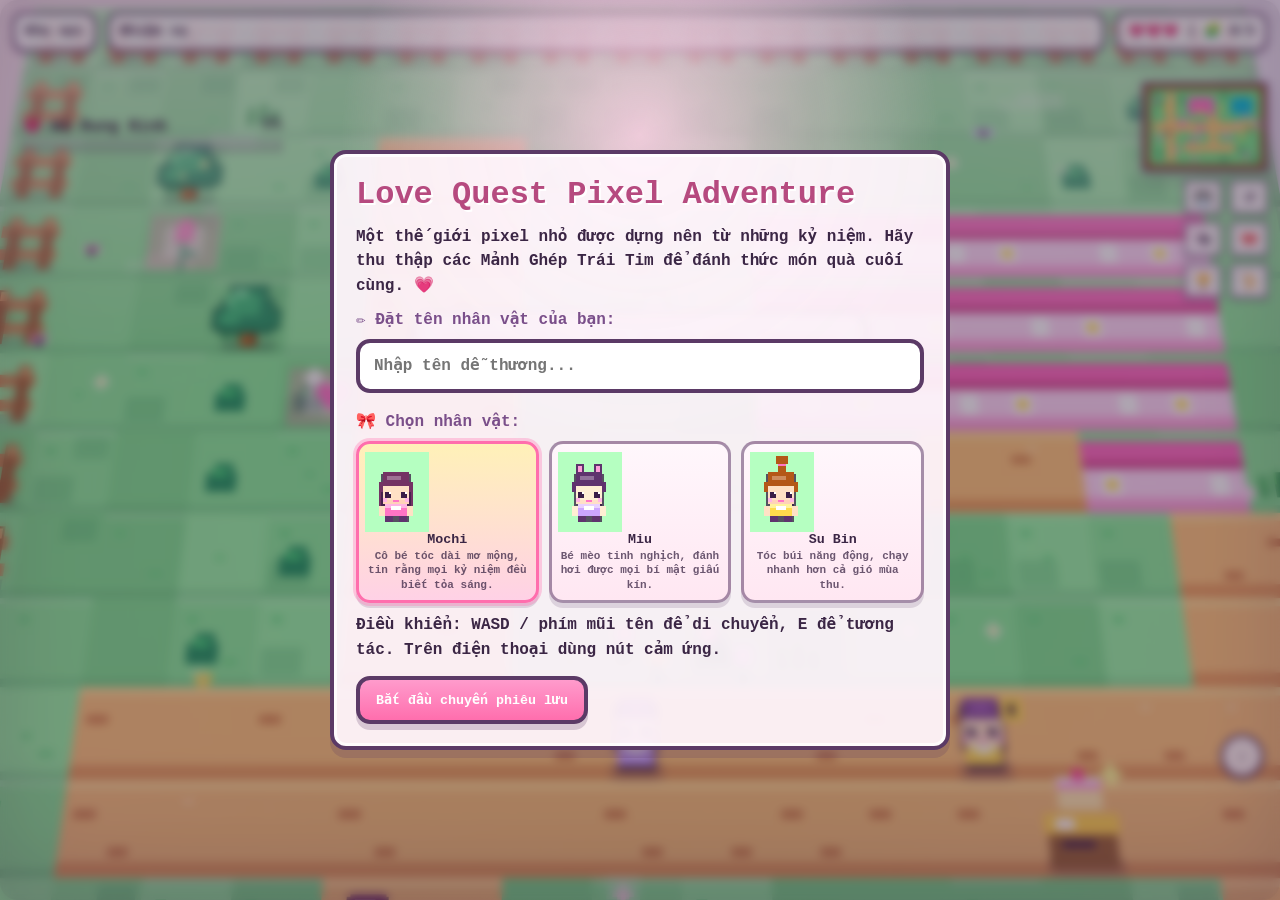
<file: archive/love-quest-classic.html>
<!DOCTYPE html>
<html lang="vi">
<head>
  <meta charset="UTF-8" />
  <meta name="viewport" content="width=device-width, initial-scale=1.0, user-scalable=no" />
  <title>Love Quest Pixel Adventure - Deluxe Graphics</title>
  <style>
    :root {
      --primary: #ff7ab6;
      --primary-2: #ffd1e6;
      --accent: #bfa2ff;
      --warm: #ffd166;
      --mint: #b8f7c1;
      --ink: #3b2645;
      --panel: rgba(255, 246, 252, 0.94);
      --shadow: rgba(59, 38, 69, 0.28);
    }

    * {
      box-sizing: border-box;
      -webkit-tap-highlight-color: transparent;
    }

    html,
    body {
      margin: 0;
      min-height: 100%;
      overflow: hidden;
      background:
        radial-gradient(circle at 20% 15%, rgba(255, 209, 230, 0.9), transparent 34%),
        radial-gradient(circle at 80% 10%, rgba(191, 162, 255, 0.65), transparent 32%),
        linear-gradient(135deg, #fff0f7, #effcf3 52%, #f2edff);
      color: var(--ink);
      font-family: "Courier New", ui-monospace, SFMono-Regular, Menlo, Consolas, monospace;
    }

    #app {
      position: fixed;
      inset: 0;
      display: grid;
      place-items: center;
      padding: 0;
    }

    /* Toàn màn hình: trò chơi chiếm trọn viewport. */
    #gameShell {
      position: relative;
      width: 100vw;
      height: 100dvh;
      border: 0;
      border-radius: 0;
      background:
        radial-gradient(circle at 30% 20%, rgba(255,255,255,0.82), transparent 28%),
        linear-gradient(135deg, #ffeaf4, #f3efff);
      overflow: hidden;
    }

    #gameShell::before {
      content: "";
      position: absolute;
      inset: 0;
      z-index: 2;
      pointer-events: none;
      opacity: 0.18;
      background:
        linear-gradient(rgba(255,255,255,0.18) 50%, rgba(255,122,182,0.10) 50%),
        radial-gradient(circle at 18% 20%, rgba(255,255,255,0.75), transparent 18%),
        radial-gradient(circle at 86% 10%, rgba(255,209,230,0.65), transparent 20%);
      background-size: 100% 4px, 100% 100%, 100% 100%;
      mix-blend-mode: soft-light;
    }

    #gameShell::after {
      content: "";
      position: absolute;
      inset: 0;
      z-index: 3;
      pointer-events: none;
      box-shadow: inset 0 0 80px rgba(59, 38, 69, 0.16);
      border-radius: 18px;
    }

    canvas {
      width: 100%;
      height: 100%;
      display: block;
      image-rendering: pixelated;
      image-rendering: crisp-edges;
      background: #b8f7c1;
      filter: saturate(1.22) contrast(1.08) brightness(1.02);
    }

    /* Góc nhìn 2.5D: nghiêng nhẹ mặt bàn chơi như sa bàn thu nhỏ. */
    #game {
      transform: perspective(900px) rotateX(13deg) scale(1.12, 1.2);
      transform-origin: 50% 68%;
      will-change: transform;
    }

    .pixel-panel {
      border: 4px solid #5b3a66;
      border-radius: 16px;
      background: var(--panel);
      box-shadow:
        0 8px 0 rgba(91, 58, 102, 0.2),
        inset 0 0 0 3px rgba(255, 255, 255, 0.8);
    }

    #hud {
      position: absolute;
      top: 12px;
      left: 12px;
      right: 12px;
      display: grid;
      grid-template-columns: auto 1fr auto;
      gap: 10px;
      pointer-events: none;
      z-index: 4;
      font-weight: 800;
      text-shadow: 1px 1px 0 #fff;
    }

    #hud .box {
      padding: 8px 10px;
      border: 3px solid rgba(91, 58, 102, 0.88);
      border-radius: 12px;
      background:
        linear-gradient(180deg, rgba(255,255,255,0.92), rgba(255, 247, 252, 0.84));
      box-shadow:
        0 5px 0 rgba(91, 58, 102, 0.13),
        inset 0 0 0 2px rgba(255,255,255,0.62);
      font-size: clamp(11px, 1.8vw, 14px);
      line-height: 1.25;
    }

    #quest {
      overflow: hidden;
      white-space: nowrap;
      text-overflow: ellipsis;
    }

    #hint {
      position: absolute;
      left: 50%;
      bottom: 108px;
      transform: translateX(-50%);
      padding: 8px 12px;
      border: 3px solid #5b3a66;
      border-radius: 12px;
      background: rgba(255, 255, 255, 0.9);
      font-weight: 800;
      z-index: 5;
      animation: bob 0.8s ease-in-out infinite alternate;
      pointer-events: none;
    }

    @keyframes bob {
      from { transform: translate(-50%, 0); }
      to { transform: translate(-50%, -5px); }
    }

    #dialog {
      position: absolute;
      left: 16px;
      right: 16px;
      bottom: 16px;
      min-height: 90px;
      padding: 14px 16px 12px;
      z-index: 8;
      display: grid;
      grid-template-columns: 1fr auto;
      gap: 10px;
      align-items: end;
    }

    #dialogText {
      font-size: clamp(14px, 2.1vw, 18px);
      line-height: 1.45;
      font-weight: 800;
    }

    #nextBtn {
      align-self: end;
      border: 0;
      border-radius: 12px;
      padding: 9px 12px;
      background: linear-gradient(180deg, #ff9bcc, #ff6ead);
      color: white;
      font-family: inherit;
      font-weight: 900;
      cursor: pointer;
      box-shadow: 0 5px 0 #b64a7f;
    }

    #nextBtn:active {
      transform: translateY(3px);
      box-shadow: 0 2px 0 #b64a7f;
    }

    #toast {
      position: absolute;
      top: 76px;
      left: 50%;
      transform: translateX(-50%);
      z-index: 10;
      padding: 10px 16px;
      background: linear-gradient(180deg, #fff7fb, #ffe1ef);
      border: 4px solid #5b3a66;
      border-radius: 16px;
      font-weight: 900;
      box-shadow: 0 8px 0 rgba(91, 58, 102, 0.18);
      animation: toastIn 1.9s ease forwards;
      pointer-events: none;
      white-space: nowrap;
    }

    @keyframes toastIn {
      0% { opacity: 0; transform: translate(-50%, -12px) scale(0.96); }
      12% { opacity: 1; transform: translate(-50%, 0) scale(1); }
      82% { opacity: 1; }
      100% { opacity: 0; transform: translate(-50%, -8px) scale(0.98); }
    }

    #topActions {
      position: absolute;
      right: 16px;
      bottom: 122px;
      display: flex;
      gap: 8px;
      z-index: 7;
    }

    .roundBtn {
      border: 3px solid #5b3a66;
      border-radius: 999px;
      min-width: 44px;
      height: 44px;
      padding: 0 12px;
      background: rgba(255, 247, 252, 0.9);
      color: var(--ink);
      font-family: inherit;
      font-weight: 900;
      cursor: pointer;
      box-shadow: 0 5px 0 rgba(91, 58, 102, 0.24);
    }

    .roundBtn:active {
      transform: translateY(3px);
      box-shadow: 0 2px 0 rgba(91, 58, 102, 0.24);
    }

    #mobileControls {
      position: absolute;
      left: 0;
      right: 0;
      bottom: 10px;
      z-index: 7;
      display: none;
      justify-content: space-between;
      align-items: end;
      padding: 0 16px;
      pointer-events: none;
    }

    .dpad {
      display: grid;
      grid-template-columns: 52px 52px 52px;
      grid-template-rows: 52px 52px 52px;
      gap: 5px;
      pointer-events: auto;
    }

    .dpad button,
    #interactTouch {
      border: 4px solid #5b3a66;
      border-radius: 16px;
      background: rgba(255, 247, 252, 0.92);
      color: var(--ink);
      font-family: inherit;
      font-weight: 900;
      font-size: 18px;
      box-shadow: 0 5px 0 rgba(91, 58, 102, 0.24);
      touch-action: none;
      user-select: none;
    }

    .dpad button:active,
    #interactTouch:active {
      transform: translateY(3px);
      box-shadow: 0 2px 0 rgba(91, 58, 102, 0.24);
    }

    .up { grid-column: 2; grid-row: 1; }
    .left { grid-column: 1; grid-row: 2; }
    .down { grid-column: 2; grid-row: 3; }
    .right { grid-column: 3; grid-row: 2; }

    #interactTouch {
      width: 104px;
      height: 62px;
      pointer-events: auto;
      background: linear-gradient(180deg, #fff7fb, #ffd1e6);
    }

    .overlay {
      position: absolute;
      inset: 0;
      z-index: 20;
      display: grid;
      place-items: center;
      padding: 18px;
      background:
        radial-gradient(circle at 50% 15%, rgba(255, 209, 230, 0.88), transparent 30%),
        rgba(42, 22, 50, 0.38);
      backdrop-filter: blur(5px);
    }

    .modal {
      width: min(620px, 100%);
      /* Dùng cả vh lẫn vw để khi màn chơi bị xoay 90° trên điện thoại dọc,
         modal vẫn vừa chiều cao thực tế và cuộn được. */
      max-height: min(86vh, 86vw, 660px);
      overflow: auto;
      -webkit-overflow-scrolling: touch;
      touch-action: pan-y;
      overscroll-behavior: contain;
      padding: 22px;
    }

    .modal h1,
    .modal h2 {
      margin: 0 0 12px;
      color: #b64a7f;
      text-shadow: 2px 2px 0 #fff;
    }

    .modal p {
      margin: 10px 0;
      line-height: 1.55;
      font-weight: 800;
    }

    .modal input {
      width: 100%;
      margin: 10px 0;
      padding: 14px;
      border: 4px solid #5b3a66;
      border-radius: 14px;
      background: #fff;
      color: var(--ink);
      font-family: inherit;
      font-size: 16px;
      font-weight: 900;
      outline: none;
    }

    .modalActions {
      display: flex;
      flex-wrap: wrap;
      gap: 10px;
      margin-top: 14px;
    }

    .primaryBtn,
    .ghostBtn {
      border: 4px solid #5b3a66;
      border-radius: 14px;
      padding: 12px 16px;
      font-family: inherit;
      font-weight: 900;
      cursor: pointer;
      box-shadow: 0 6px 0 rgba(91, 58, 102, 0.22);
    }

    .primaryBtn {
      background: linear-gradient(180deg, #ff9bcc, #ff6ead);
      color: #fff;
    }

    .ghostBtn {
      background: #fff7fb;
      color: var(--ink);
    }

    .primaryBtn:active,
    .ghostBtn:active {
      transform: translateY(3px);
      box-shadow: 0 3px 0 rgba(91, 58, 102, 0.22);
    }

    .hidden {
      display: none !important;
    }

    @media (max-width: 760px) {
      #app {
        padding: 0;
      }

      #gameShell {
        width: 100vw;
        height: 100vh;
        max-height: none;
        aspect-ratio: auto;
        border: 0;
        border-radius: 0;
      }

      #hud {
        grid-template-columns: 1fr 1fr;
        right: 8px;
        left: 8px;
        top: 8px;
        gap: 6px;
      }

      #quest {
        grid-column: 1 / -1;
      }

      #mobileControls {
        display: flex;
      }

      #dialog {
        left: 8px;
        right: 8px;
        bottom: 86px;
        min-height: 104px;
      }

      #hint {
        bottom: 178px;
      }

      #topActions {
        right: 8px;
        bottom: 202px;
      }
    }

    /* Điện thoại cầm dọc: tự xoay ngang cả màn chơi. */
    @media (max-width: 760px) and (orientation: portrait) {
      #gameShell {
        position: fixed;
        top: 0;
        left: 100vw;
        left: 100dvw;
        width: 100vh;
        width: 100dvh;
        height: 100vw;
        height: 100dvw;
        transform-origin: 0 0;
        transform: rotate(90deg);
      }
    }


    /* ===== Expansion Pack UI ===== */
    #loveMeterBox {
      position: absolute;
      left: 12px;
      top: 108px;
      width: min(280px, calc(100vw - 24px));
      z-index: 7;
      padding: 8px 10px;
    }

    #loveMeterTrack {
      height: 12px;
      background: rgba(91,58,102,.16);
      border: 2px solid rgba(91,58,102,.28);
      box-shadow: inset 0 2px 0 rgba(255,255,255,.45);
      overflow: hidden;
    }

    #loveMeterFill {
      height: 100%;
      width: 0%;
      background: repeating-linear-gradient(90deg, var(--primary), var(--primary) 8px, #ffd166 8px, #ffd166 12px);
      transition: width .35s ease;
    }

    #miniMap {
      position: absolute;
      right: 12px;
      top: 82px;
      width: 126px;
      height: 90px;
      border: 3px solid rgba(91,58,102,.82);
      background: rgba(255,247,252,.88);
      image-rendering: pixelated;
      z-index: 7;
      box-shadow: 0 8px 18px rgba(59,38,69,.18);
    }

    #extraActions {
      position: absolute;
      right: 12px;
      top: 180px;
      display: grid;
      grid-template-columns: repeat(2, 38px);
      gap: 8px;
      z-index: 9;
    }

    .tinyBtn {
      width: 38px;
      height: 34px;
      border: 2px solid rgba(91,58,102,.8);
      background: rgba(255,247,252,.92);
      color: var(--ink);
      font-weight: 900;
      box-shadow: 0 4px 0 rgba(91,58,102,.2);
      cursor: pointer;
    }

    .tinyBtn:active { transform: translateY(2px); box-shadow: 0 2px 0 rgba(91,58,102,.2); }

    .panelGrid {
      display: grid;
      grid-template-columns: repeat(auto-fit, minmax(180px, 1fr));
      gap: 10px;
      margin-top: 14px;
      text-align: left;
    }

    .cardBtn {
      border: 3px solid rgba(91,58,102,.72);
      background: linear-gradient(180deg, #fff7fc, #ffe7f2);
      color: var(--ink);
      padding: 12px;
      text-align: left;
      font-weight: 800;
      cursor: pointer;
      box-shadow: 0 5px 0 rgba(91,58,102,.18);
    }

    .cardBtn small { display: block; margin-top: 6px; font-weight: 700; opacity: .78; line-height: 1.35; }
    .cardBtn.locked { filter: grayscale(.4); opacity: .7; cursor: not-allowed; }
    .cardBtn.done { background: linear-gradient(180deg, #fff1b8, #ffd1e6); }

    #teaGameArea {
      margin: 12px auto;
      width: min(420px, 92vw);
      padding: 12px;
      border: 3px solid rgba(91,58,102,.68);
      background: rgba(255,255,255,.54);
    }

    #teaMeter {
      position: relative;
      height: 26px;
      border: 3px solid rgba(91,58,102,.75);
      background: linear-gradient(90deg, #ffd1e6, #fff1b8, #b8f7c1, #fff1b8, #ffd1e6);
      overflow: hidden;
    }

    #teaPerfectZone {
      position: absolute;
      left: 32%;
      top: 0;
      width: 36%;
      height: 100%;
      background: rgba(255,255,255,.55);
      box-shadow: 0 0 14px rgba(255,209,102,.9);
    }

    #teaPointer {
      position: absolute;
      left: 0%;
      top: -4px;
      width: 8px;
      height: 34px;
      background: #3b2645;
      box-shadow: 0 0 0 2px #fff7fb;
    }

    #teaScoreText { min-height: 28px; font-weight: 900; color: #b64a7f; }

    #sideLog {
      max-height: 52vh;
      overflow: auto;
      text-align: left;
      background: rgba(255,255,255,.36);
      padding: 10px;
      border: 2px solid rgba(91,58,102,.2);
    }

    @media (max-width: 720px) {
      #miniMap { width: 92px; height: 68px; top: 88px; right: 8px; }
      #extraActions { right: 8px; top: 164px; grid-template-columns: repeat(2, 34px); gap: 6px; }
      .tinyBtn { width: 34px; height: 32px; font-size: 13px; }
      #loveMeterBox { top: 118px; left: 8px; width: calc(100vw - 116px); font-size: 12px; }
    }

    /* ===== Đặt tên & chọn nhân vật ===== */
    .nameLabel {
      display: block;
      text-align: left;
      font-weight: 900;
      margin-top: 8px;
      color: #7a4f8a;
    }

    #charGrid {
      display: grid;
      grid-template-columns: repeat(auto-fit, minmax(112px, 1fr));
      gap: 10px;
      margin: 10px 0 4px;
    }

    .charCard {
      border: 3px solid rgba(91, 58, 102, 0.55);
      border-radius: 14px;
      background: linear-gradient(180deg, #fff7fc, #ffe7f2);
      padding: 8px 6px;
      cursor: pointer;
      text-align: center;
      font-weight: 900;
      color: var(--ink);
      font-family: inherit;
      box-shadow: 0 5px 0 rgba(91, 58, 102, 0.16);
      transition: transform 0.12s ease;
    }

    .charCard:hover { transform: translateY(-2px); }

    .charCard.selected {
      border-color: #ff6ead;
      background: linear-gradient(180deg, #fff1b8, #ffd1e6);
      box-shadow: 0 0 0 3px rgba(255, 122, 182, 0.35), 0 5px 0 rgba(91, 58, 102, 0.16);
    }

    .charCard canvas {
      width: 64px;
      height: 80px;
      image-rendering: pixelated;
      image-rendering: crisp-edges;
    }

    .charCard small {
      display: block;
      font-weight: 700;
      opacity: 0.75;
      font-size: 11px;
      line-height: 1.3;
      margin-top: 2px;
    }

    #fadeLayer {
      position: absolute;
      inset: 0;
      z-index: 15;
      pointer-events: none;
      background: #2a1632;
      opacity: 0;
      transition: opacity 0.45s ease;
    }

    #chapterBanner {
      position: absolute;
      top: 38%;
      left: 50%;
      transform: translate(-50%, -50%) scale(0.94);
      z-index: 16;
      padding: 14px 26px;
      border: 4px solid #5b3a66;
      border-radius: 18px;
      background: linear-gradient(180deg, #fff7fb, #ffd1e6);
      font-weight: 900;
      font-size: clamp(15px, 2.6vw, 22px);
      color: #b64a7f;
      text-shadow: 1px 1px 0 #fff;
      opacity: 0;
      pointer-events: none;
      transition: opacity 0.4s ease, transform 0.4s ease;
      white-space: nowrap;
    }

    #chapterBanner.show {
      opacity: 1;
      transform: translate(-50%, -50%) scale(1);
    }

    /* ===== Mini game pha trà sữa theo ý ===== */
    .builderGroupLabel {
      font-weight: 900;
      color: #7a4f8a;
      margin: 10px 0 2px;
      text-align: left;
    }

    .builderRow {
      display: flex;
      flex-wrap: wrap;
      gap: 8px;
      margin: 6px 0;
    }

    .optChip {
      border: 3px solid rgba(91, 58, 102, 0.6);
      background: #fff7fb;
      color: var(--ink);
      font-family: inherit;
      font-weight: 900;
      font-size: 13px;
      padding: 8px 10px;
      cursor: pointer;
      border-radius: 12px;
      box-shadow: 0 4px 0 rgba(91, 58, 102, 0.16);
    }

    .optChip.on {
      background: linear-gradient(180deg, #fff1b8, #ffd1e6);
      border-color: #ff6ead;
    }

    #builderCanvas {
      width: 192px;
      height: 252px;
      image-rendering: pixelated;
      image-rendering: crisp-edges;
      background: transparent;
      display: block;
      margin: 8px auto;
      filter: none;
      transform: none;
    }

    .primaryBtn:disabled {
      opacity: 0.45;
      cursor: not-allowed;
    }

  </style>
</head>

<body>
  <div id="app">
    <div id="gameShell">
      <canvas id="game" width="640" height="384" aria-label="Love Quest Pixel Adventure"></canvas>
      <div id="fadeLayer"></div>
      <div id="chapterBanner"></div>

      <div id="hud">
        <div class="box" id="areaName">Khu vực</div>
        <div class="box" id="quest">Nhiệm vụ</div>
        <div class="box" id="stats">💗💗💗 | 🧩 0/3</div>
      </div>

      <div id="hint" class="hidden">Nhấn E để tương tác</div>

      <div id="topActions">
        <button class="roundBtn" id="musicBtn" title="Bật/tắt nhạc">♪</button>
      </div>

      <div id="dialog" class="pixel-panel hidden">
        <div id="dialogText"></div>
        <button id="nextBtn">Tiếp ▶</button>
      </div>

      <div id="mobileControls">
        <div class="dpad" aria-label="Điều khiển di chuyển">
          <button class="up" data-dir="up">▲</button>
          <button class="left" data-dir="left">◀</button>
          <button class="right" data-dir="right">▶</button>
          <button class="down" data-dir="down">▼</button>
        </div>
        <button id="interactTouch">Tương tác</button>
      </div>

      <div id="passwordOverlay" class="overlay hidden">
        <div class="modal pixel-panel">
          <h2>🔐 Cánh cửa bí mật</h2>
          <p id="passwordHint">Mật mã là điều anh muốn nói với chị bé mỗi ngày.</p>
          <input id="passwordInput" type="text" autocomplete="off" placeholder="Nhập mật mã..." />
          <p id="passwordError" style="color:#b64a7f; min-height: 24px;"></p>
          <div class="modalActions">
            <button class="primaryBtn" id="submitPassword">Mở cửa</button>
            <button class="ghostBtn" id="closePassword">Để lát nữa</button>
          </div>
        </div>
      </div>

      <div id="finalOverlay" class="overlay hidden">
        <div class="modal pixel-panel">
          <h1>🎁 Món quà cuối cùng</h1>
          <div id="finalLetter"></div>
          <div class="modalActions">
            <button class="ghostBtn" id="restartBtn">Chơi lại</button>
            <button class="primaryBtn" id="giftBtn">Nhận quà bí mật</button>
          </div>
        </div>
      </div>

      <div id="builderOverlay" class="overlay hidden">
        <div class="modal pixel-panel">
          <h2>🧋 Pha Trà Sữa Theo Ý Mình</h2>
          <p id="builderIntro">Chọn vị, mức ngọt và topping để tạo ly trà sữa cuối cùng — pha xong nhớ chụp ảnh gửi anh nhà nha!</p>
          <div class="builderGroupLabel">🍵 Vị trà:</div>
          <div class="builderRow" id="flavorRow"></div>
          <div class="builderGroupLabel">🍬 Mức ngọt:</div>
          <div class="builderRow" id="sweetRow"></div>
          <div class="builderGroupLabel">🟤 Topping (chọn thoải mái):</div>
          <div class="builderRow" id="toppingRow"></div>
          <div class="builderGroupLabel">🎀 Trang trí ly:</div>
          <div class="builderRow" id="decoRow"></div>
          <canvas id="builderCanvas" width="64" height="84"></canvas>
          <div class="modalActions">
            <button class="primaryBtn" id="photoBtn">📸 Chụp ảnh ly trà sữa</button>
            <button class="primaryBtn" id="finishBuildBtn" disabled>Gửi quà & nhận thư 💌</button>
            <button class="ghostBtn" id="closeBuilder">Để lát nữa</button>
          </div>
          <p id="builderHint" style="min-height: 22px; color: #b64a7f;"></p>
        </div>
      </div>

      <div id="startOverlay" class="overlay">
        <div class="modal pixel-panel">
          <h1>Love Quest Pixel Adventure</h1>
          <p>Một thế giới pixel nhỏ được dựng nên từ những kỷ niệm. Hãy thu thập các Mảnh Ghép Trái Tim để đánh thức món quà cuối cùng. 💗</p>
          <label class="nameLabel" for="playerNameInput">✏️ Đặt tên nhân vật của bạn:</label>
          <input id="playerNameInput" type="text" maxlength="16" autocomplete="off" placeholder="Nhập tên dễ thương..." />
          <label class="nameLabel">🎀 Chọn nhân vật:</label>
          <div id="charGrid"></div>
          <p><b>Điều khiển:</b> WASD / phím mũi tên để di chuyển, E để tương tác. Trên điện thoại dùng nút cảm ứng.</p>
          <div class="modalActions">
            <button class="primaryBtn" id="startBtn">Bắt đầu chuyến phiêu lưu</button>
          </div>
        </div>
      </div>
    </div>
  </div>

  <script>
    "use strict";

    /******************************************************************
     * LOVE QUEST PIXEL ADVENTURE
     * Chỉ cần sửa phần CONFIG này để cá nhân hóa game.
     ******************************************************************/
    const CONFIG = {
      gameTitle: "Love Quest Pixel Adventure",
      loverName: "chị bé",
      playerName: "Anh",

      // Danh sách nhân vật có thể chọn ở màn hình bắt đầu.
      characters: [
        { id: "mochi", name: "Mochi", desc: "Cô bé tóc dài mơ mộng, tin rằng mọi kỷ niệm đều biết tỏa sáng.", hair: "#6b3b5f", hairStyle: "long", skinTone: "#ffd7c2", outfit: "#ff7ab6" },
        { id: "miu", name: "Miu", desc: "Bé mèo tinh nghịch, đánh hơi được mọi bí mật giấu kín.", hair: "#5b3a66", hairStyle: "cat", skinTone: "#ffe3cf", outfit: "#bfa2ff" },
        { id: "subin", name: "Su Bin", desc: "Tóc búi năng động, chạy nhanh hơn cả gió mùa thu.", hair: "#a05c2c", hairStyle: "ponytail", skinTone: "#ffd7c2", outfit: "#ffd166" }
      ],

      // Tiêu đề chương hiện khi bước vào khu vực mới.
      chapters: {
        town: "Chương 1 · Thị Trấn Yêu Thương",
        garden: "Chương 2 · Khu Vườn Kỷ Niệm",
        challenge: "Chương 3 · Con Đường Thử Thách",
        house: "Chương 4 · Ngôi Nhà Bí Mật",
        hall: "Chương 5 · Giảng Đường Khóa Luận",
        festival: "Chương 6 · Lễ Hội Ánh Sao",
        stars: "Chương Cuối · Cánh Đồng Sao"
      },

      // Lời dẫn truyện khi lần đầu đặt chân tới mỗi khu vực. {name} sẽ được thay bằng tên người chơi.
      areaIntros: {
        town: [
          "Thị trấn nhỏ này được Người Gửi Quà dựng nên từ những mẩu kỷ niệm vụn.",
          "Nghe nói khi gom đủ ba Mảnh Ghép Trái Tim, món quà đang say ngủ sẽ thức dậy."
        ],
        garden: [
          "Khu vườn này mọc lên từ những lời chưa kịp nói.",
          "Mỗi bông hoa ở đây giữ một mẩu ký ức đang chờ {name} ghé đọc."
        ],
        challenge: [
          "Con đường này từng là nơi Người Gửi Quà tập can đảm.",
          "Bụi gai là những lần ngại ngùng, mây tím là những hôm buồn vu vơ.",
          "Vượt qua hết, {name} sẽ hiểu vì sao cậu ấy không bỏ cuộc."
        ],
        house: [
          "Ngôi nhà bí mật là nơi Người Gửi Quà cất điều khó nói nhất.",
          "Cánh cửa chỉ mở khi {name} đoán đúng lời cậu ấy thì thầm mỗi ngày."
        ],
        hall: [
          "Cánh cửa mở ra... một giảng đường lớn rực ánh đèn.",
          "Hôm nay là ngày {name} bảo vệ khóa luận tốt nghiệp 🎓",
          "Cả hội đồng và những người thương đều đến để lắng nghe {name}.",
          "Hãy bước lên bục, hít một hơi thật sâu, và toả sáng nhé!"
        ],
        festival: [
          "Bảo vệ xong rồi! Cả thế giới nhỏ mở hội ăn mừng {name} 🎉",
          "Đèn lồng, pháo hoa pixel và trà sữa miễn phí khắp nơi.",
          "Hãy thắp sáng những chiếc đèn lồng chúc mừng trước khi tới Cánh Đồng Sao."
        ],
        stars: [
          "Cánh Đồng Sao — nơi mọi kỷ niệm hóa thành ánh sáng.",
          "Ở cuối cánh đồng, món quà cuối cùng đang chờ {name}."
        ]
      },

      // Có thể đổi mật mã ở đây.
      passcode: "yêu",

      // Link quà bí mật: đổi sang link Drive, mã voucher, ảnh bill trà sữa, playlist, thư, v.v.
      secretGiftLink: "https://example.com/coc-tra-sua-rieng-cho-chi-be",

      // Món quà cuối có thể đổi nhanh ở đây.
      finalGiftName: "Cốc trà sữa ngọt ngào",
      finalGiftButtonText: "Nhận cốc trà sữa 🧋",

      // Số trái tim nhỏ cần nhặt ở khu vực 1.
      heartsNeededTown: 3,

      // Màu chủ đạo dùng cho một số hiệu ứng UI và pixel.
      colors: {
        primary: "#ff7ab6",
        pink: "#ffd1e6",
        purple: "#bfa2ff",
        mint: "#b8f7c1",
        warm: "#ffd166"
      },

      npcLines: {
        townWelcome: [
          "Miu Thỏ 🐰: Chào mừng {name} đến với Thị Trấn Yêu Thương 💗",
          "Miu Thỏ 🐰: Tớ là thỏ trưởng thị trấn, người canh giữ Mảnh Ghép Trái Tim số 1.",
          "Miu Thỏ 🐰: Quanh đây có 3 trái tim nhỏ đang trốn. Nhặt đủ rồi quay lại gặp tớ nhé!"
        ],
        townNeedMore: [
          "Miu Thỏ 🐰: Vẫn còn trái tim nhỏ đang trốn đâu đó nè.",
          "Miu Thỏ 🐰: Thử ngó quanh hoa, gốc cây và hàng rào xem sao!"
        ],
        townComplete: [
          "Miu Thỏ 🐰: Tuyệt vời! {name} đã gom đủ 3 trái tim nhỏ!",
          "Miu Thỏ 🐰: Đây, Mảnh Ghép Trái Tim số 1 — nó ấm như một cái ôm vậy 🧩",
          "Miu Thỏ 🐰: Nghe nói mảnh số 2 đang ngủ quên ở Khu Vườn Kỷ Niệm phía đông đó..."
        ],
        gardenIntro: [
          "Bác Hướng Dương 🌻: Chào cháu, đây là Khu Vườn Kỷ Niệm.",
          "Bác Hướng Dương 🌻: Mỗi tấm thiệp lấp lánh trong vườn giữ một lời nhắn thật lòng của Người Gửi Quà.",
          "Bác Hướng Dương 🌻: Đọc đủ 4 lời nhắn, mảnh ghép số 2 sẽ tự tìm đến cháu."
        ],
        gateLocked: [
          "Cánh cổng khẽ lắc đầu: vẫn còn khóa nè.",
          "Hoàn thành nhiệm vụ hiện tại rồi quay lại nha!"
        ],
        challengeIntro: [
          "Tia Sáng ⚡: Phía trước là Con Đường Thử Thách đó nha!",
          "Tia Sáng ⚡: Bụi gai và mây buồn sẽ làm mất tim năng lượng. Có kẹo ngọt để hồi đó!",
          "Tia Sáng ⚡: Dạo này mấy bé mây buồn còn bay qua bay lại tuần tra nữa — canh nhịp mà né nha!",
          "Tia Sáng ⚡: Nghe đồn ai vượt đường mà không trầy xước sẽ được tặng một huy hiệu can đảm đó."
        ],
        houseHint: [
          "Mật mã là điều anh muốn nói với {name} mỗi ngày."
        ]
      },

      memoryMessages: [
        "Cảm ơn chị bé vì đã xuất hiện trong cuộc sống của anh.",
        "Mỗi ngày có chị bé đều trở nên đặc biệt hơn một chút.",
        "Anh mong chị bé luôn được vui vẻ và bình yên.",
        "Dù thế giới có ồn ào, anh vẫn muốn là nơi chị bé thấy nhẹ lòng."
      ],

      finalGiftCutsceneLines: [
        "Từ ánh sáng lấp lánh, một chàng trai pixel bước ra.",
        "{name} đưa cậu ấy ly trà sữa vừa tự tay pha — đúng vị cậu ấy thích nhất 🧋",
        "Đổi lại, cậu ấy gửi {name} một nụ hôn gió pixel nhẹ như trái tim bay 💗"
      ],

      finalLetter: [
        "Gửi chị bé,",
        "Trước hết: CHÚC MỪNG chị bé đã bảo vệ khóa luận thành công nha! 🎓💗 Anh tự hào về chị bé lắm đó.",
        "Anh tạo trò chơi nhỏ này để chị bé có một món quà thật riêng. Có thể nó không hoàn hảo, nhưng từng chi tiết trong game đều là điều anh muốn gửi đến chị bé: một chút vui vẻ, một chút bất ngờ, và thật nhiều sự quan tâm.",
        "Cả một hành trình sáu chương vừa rồi là cách anh muốn nói: dù chị bé đi qua bao thử thách, anh vẫn luôn ở đây cổ vũ.",
        "Mong rằng khi chơi đến đây, chị bé sẽ mỉm cười một chút.",
        "P/s: Ly trà sữa cuối cùng là do chính tay chị bé pha đó — nhớ gửi ảnh cho anh nhà nha 🧋📸",
        "Thương chị bé thật nhiều, tân cử nhân của anh."
      ],

      openingStory: [
        "Ngày xửa ngày xưa, có một người lặng lẽ gom từng kỷ niệm nhỏ...",
        "Người ấy được gọi là Người Gửi Quà — vì món quà nào của cậu cũng giấu một nhịp tim.",
        "Cậu dựng nên cả một thế giới pixel sáu chương: thị trấn, khu vườn, con đường thử thách, ngôi nhà bí mật, một giảng đường, và một lễ hội ánh sao.",
        "Cậu làm tất cả để mừng một điều rất lớn mà người ấy vừa làm được...",
        "Nhưng thế giới ấy chỉ thật sự sống dậy khi có một người đặc biệt bước vào.",
        "Và hôm nay, {name} chính là người được mời 💗"
      ],

      loveMeterMax: 100,
      secretHint: "Có một cây hoa hồng rất im lặng ở Thị trấn Yêu Thương. Đứng cạnh nó và nhấn E thử xem.",

      sideQuestLines: {
        bouquet: "Bó hoa thất lạc đã về đúng chỗ. Một mùi hương hồng pastel lan ra quanh thị trấn.",
        watering: "Những bông hoa kỷ niệm đã được tưới đủ. Cả khu vườn sáng hơn một chút.",
        cloud: "Bé mây buồn đã được dỗ dành và biến thành mây vui vẻ.",
        clues: "Ba chữ cái gợi ý đã ghép lại thành: YÊU.",
        stars: "Những sao nhỏ đã được gom đủ để thắp sáng cốc trà sữa cuối."
      },

      shopItems: [
        { id: "candyPack", name: "Túi kẹo ngọt", cost: 3, desc: "Hồi đầy tim năng lượng." },
        { id: "peaceCharm", name: "Bùa bình yên", cost: 5, desc: "Chặn một lần mất tim ở đường thử thách." },
        { id: "ribbonSkin", name: "Nơ hồng pixel", cost: 6, desc: "Mở skin Nơ Hồng trong tủ đồ.", skin: "ribbon" },
        { id: "skinSakura", name: "Skin Sakura 🌸", cost: 8, desc: "Thiếu nữ hoa anh đào, có cánh hoa trên tóc.", skin: "sakura" },
        { id: "skinSailor", name: "Skin Thủy Thủ ⭐", cost: 9, desc: "Đồng phục thủy thủ anime, nơ xanh xinh.", skin: "sailor" },
        { id: "skinNeko", name: "Skin Mèo Anime 🐱", cost: 10, desc: "Tai mèo dễ thương kiểu nekomimi.", skin: "neko" },
        { id: "skinKitsune", name: "Skin Hồ Ly 🦊", cost: 12, desc: "Tai cáo cam rực, phong cách kitsune.", skin: "kitsune" },
        { id: "skinAngel", name: "Skin Thiên Sứ 😇", cost: 14, desc: "Vầng hào quang lấp lánh trên đầu.", skin: "angel" },
        { id: "skinMagical", name: "Skin Ma Pháp Thiếu Nữ ✨", cost: 16, desc: "Magical girl tím sao, lung linh nhất tủ đồ.", skin: "magical" }
      ],

      skins: [
        { id: "classic", name: "Chibi hồng", primary: "#ff7ab6", hair: "#6b3b5f", unlocked: true },
        { id: "violet", name: "Áo tím sao", primary: "#bfa2ff", hair: "#5b3a66", unlocked: false },
        { id: "ribbon", name: "Nơ hồng trà sữa", primary: "#ff9fcb", hair: "#7a4f8a", acc: "bow", unlocked: false },
        { id: "milktea", name: "Trà sữa ấm", primary: "#d29a65", hair: "#6b3b5f", unlocked: false },
        { id: "sakura", name: "Sakura 🌸", primary: "#ff8fb0", hair: "#ffb3c6", acc: "blossom", unlocked: false },
        { id: "sailor", name: "Thủy thủ ⭐", primary: "#5b8dd9", hair: "#3b2645", acc: "sailor", unlocked: false },
        { id: "neko", name: "Mèo anime 🐱", primary: "#ffd166", hair: "#5b3a66", acc: "catears", unlocked: false },
        { id: "kitsune", name: "Hồ ly 🦊", primary: "#ff8a3d", hair: "#e36a2a", acc: "foxears", unlocked: false },
        { id: "angel", name: "Thiên sứ 😇", primary: "#fff3d6", hair: "#ffe08a", acc: "halo", unlocked: false },
        { id: "magical", name: "Ma pháp thiếu nữ ✨", primary: "#c07bff", hair: "#9b5de5", acc: "star", unlocked: false },
        { id: "grad", name: "Tân khoa 🎓", primary: "#2d2d44", hair: "#3b2645", acc: "gradcap", unlocked: false }
      ]
    };

    const canvas = document.getElementById("game");
    const ctx = canvas.getContext("2d");
    ctx.imageSmoothingEnabled = false;

    const ui = {
      areaName: document.getElementById("areaName"),
      quest: document.getElementById("quest"),
      stats: document.getElementById("stats"),
      hint: document.getElementById("hint"),
      dialog: document.getElementById("dialog"),
      dialogText: document.getElementById("dialogText"),
      nextBtn: document.getElementById("nextBtn"),
      toast: null,
      musicBtn: document.getElementById("musicBtn"),
      startOverlay: document.getElementById("startOverlay"),
      startBtn: document.getElementById("startBtn"),
      passwordOverlay: document.getElementById("passwordOverlay"),
      passwordInput: document.getElementById("passwordInput"),
      passwordError: document.getElementById("passwordError"),
      submitPassword: document.getElementById("submitPassword"),
      closePassword: document.getElementById("closePassword"),
      finalOverlay: document.getElementById("finalOverlay"),
      finalLetter: document.getElementById("finalLetter"),
      restartBtn: document.getElementById("restartBtn"),
      giftBtn: document.getElementById("giftBtn"),
      interactTouch: document.getElementById("interactTouch")
    };

    document.documentElement.style.setProperty("--primary", CONFIG.colors.primary);
    document.documentElement.style.setProperty("--primary-2", CONFIG.colors.pink);
    document.documentElement.style.setProperty("--accent", CONFIG.colors.purple);
    document.documentElement.style.setProperty("--warm", CONFIG.colors.warm);
    document.documentElement.style.setProperty("--mint", CONFIG.colors.mint);
    ui.giftBtn.textContent = CONFIG.finalGiftButtonText || "Nhận quà bí mật";


    function installExpansionUI() {
      const shell = document.getElementById("gameShell");
      shell.insertAdjacentHTML("beforeend", `
        <div class="box" id="loveMeterBox">
          <div style="display:flex;justify-content:space-between;gap:8px;margin-bottom:4px;"><b>💗 Độ Rung Rinh</b><span id="loveMeterText">0%</span></div>
          <div id="loveMeterTrack"><div id="loveMeterFill"></div></div>
        </div>
        <canvas id="miniMap" width="126" height="90" aria-label="Mini map"></canvas>
        <div id="extraActions">
          <button class="tinyBtn" id="saveBtn" title="Lưu game">💾</button>
          <button class="tinyBtn" id="loadBtn" title="Tải game">↺</button>
          <button class="tinyBtn" id="shopBtn" title="Shop">🛍</button>
          <button class="tinyBtn" id="skinBtn" title="Skin">🎀</button>
          <button class="tinyBtn" id="achBtn" title="Thành tựu">🏆</button>
          <button class="tinyBtn" id="logBtn" title="Nhiệm vụ phụ">📜</button>
        </div>
        <div id="shopOverlay" class="overlay hidden"><div class="modal pixel-panel"><h2>🛍 Shop Dễ Thương</h2><p>Dùng sao nhỏ ⭐ để mua đồ. Sao kiếm bằng nhiệm vụ phụ, bí mật và minigame.</p><div id="shopItems" class="panelGrid"></div><div class="modalActions"><button class="ghostBtn" id="closeShop">Đóng</button></div></div></div>
        <div id="skinOverlay" class="overlay hidden"><div class="modal pixel-panel"><h2>🎀 Tủ Skin Pixel</h2><p>Đổi ngoại hình nhân vật chính. Skin chỉ đổi màu, không ảnh hưởng gameplay.</p><div id="skinItems" class="panelGrid"></div><div class="modalActions"><button class="ghostBtn" id="closeSkin">Đóng</button></div></div></div>
        <div id="achOverlay" class="overlay hidden"><div class="modal pixel-panel"><h2>🏆 Thành tựu</h2><div id="achItems" class="panelGrid"></div><div class="modalActions"><button class="ghostBtn" id="closeAch">Đóng</button></div></div></div>
        <div id="logOverlay" class="overlay hidden"><div class="modal pixel-panel"><h2>📜 Nhật ký nhiệm vụ phụ</h2><div id="sideLog"></div><div class="modalActions"><button class="ghostBtn" id="closeLog">Đóng</button></div></div></div>
        <div id="teaOverlay" class="overlay hidden"><div class="modal pixel-panel"><h2>🍰 Mini game nướng bánh</h2><p>Canh kim vào vùng sáng rồi bấm <b>Nướng bánh!</b>. Chỉ cần 2 lần chuẩn là bánh chín, dễ lắm nè. Bánh ngon hồi đầy năng lượng, và nghe nói mùi bánh sẽ dụ được một bé mèo đó 🐱</p><div id="teaGameArea"><div id="teaMeter"><div id="teaPerfectZone"></div><div id="teaPointer"></div></div></div><p id="teaScoreText">Lượt 1/6 · cần 2 lần chuẩn</p><div class="modalActions"><button class="primaryBtn" id="shakeTeaBtn">Nướng bánh! 🔥</button><button class="ghostBtn" id="closeTea">Để lát nữa</button></div></div></div>
      `);

      ui.loveMeterText = document.getElementById("loveMeterText");
      ui.loveMeterFill = document.getElementById("loveMeterFill");
      ui.miniMap = document.getElementById("miniMap");
      ui.saveBtn = document.getElementById("saveBtn");
      ui.loadBtn = document.getElementById("loadBtn");
      ui.shopBtn = document.getElementById("shopBtn");
      ui.skinBtn = document.getElementById("skinBtn");
      ui.achBtn = document.getElementById("achBtn");
      ui.logBtn = document.getElementById("logBtn");
      ui.shopOverlay = document.getElementById("shopOverlay");
      ui.shopItems = document.getElementById("shopItems");
      ui.skinOverlay = document.getElementById("skinOverlay");
      ui.skinItems = document.getElementById("skinItems");
      ui.achOverlay = document.getElementById("achOverlay");
      ui.achItems = document.getElementById("achItems");
      ui.logOverlay = document.getElementById("logOverlay");
      ui.sideLog = document.getElementById("sideLog");
      ui.teaOverlay = document.getElementById("teaOverlay");
      ui.teaPointer = document.getElementById("teaPointer");
      ui.teaScoreText = document.getElementById("teaScoreText");
      ui.shakeTeaBtn = document.getElementById("shakeTeaBtn");
      ui.closeTea = document.getElementById("closeTea");
      document.getElementById("closeShop").addEventListener("click", () => ui.shopOverlay.classList.add("hidden"));
      document.getElementById("closeSkin").addEventListener("click", () => ui.skinOverlay.classList.add("hidden"));
      document.getElementById("closeAch").addEventListener("click", () => ui.achOverlay.classList.add("hidden"));
      document.getElementById("closeLog").addEventListener("click", () => ui.logOverlay.classList.add("hidden"));
    }

    installExpansionUI();

    const TILE = 32;
    // Render 2x (supersampling) cho hình nét hơn; khung nhìn logic tự co theo tỉ lệ màn hình.
    const SCALE = 2;
    let VIEW_W = 640;
    let VIEW_H = 384;

    function isPortraitPhone() {
      return window.matchMedia("(max-width: 760px) and (orientation: portrait)").matches;
    }

    function resizeCanvas() {
      // Khi điện thoại cầm dọc, màn chơi bị xoay 90° nên hoán đổi chiều rộng/cao.
      const w = isPortraitPhone() ? window.innerHeight : window.innerWidth;
      const h = isPortraitPhone() ? window.innerWidth : window.innerHeight;
      const aspect = w / Math.max(1, h);
      VIEW_H = 384;
      VIEW_W = Math.round(clamp(384 * aspect, 480, 960) / 2) * 2;
      canvas.width = VIEW_W * SCALE;
      canvas.height = VIEW_H * SCALE;
      ctx.imageSmoothingEnabled = false;
    }

    window.addEventListener("resize", resizeCanvas);
    window.addEventListener("orientationchange", () => setTimeout(resizeCanvas, 60));
    resizeCanvas();
    const SOLID_TILES = new Set(["T", "W", "X", "H", "R", "D"]);
    const keys = Object.create(null);
    const mobile = { up: false, down: false, left: false, right: false };

    const STORAGE_KEY = "loveQuestPixelAdventureSave_v6";
    const collectedIds = new Set();
    const achievements = [
      { id: "first_piece", name: "Mảnh Ghép Đầu Tiên", desc: "Nhận mảnh ghép trái tim số 1." },
      { id: "all_pieces", name: "Người Ghép Tim", desc: "Thu thập đủ 3 mảnh ghép chính." },
      { id: "tea_master", name: "Thợ Bánh Tài Ba", desc: "Hoàn thành mini game nướng bánh và rước bé mèo về." },
      { id: "side_helper", name: "Người Tốt Của Thị Trấn", desc: "Hoàn thành đủ nhiệm vụ phụ." },
      { id: "secret_found", name: "Thám Tử Tim Hồng", desc: "Tìm được bí mật ẩn." },
      { id: "no_hurt", name: "Chị Bé Can Đảm", desc: "Mở rương thử thách khi chưa va chướng ngại." },
      { id: "thesis_master", name: "Tân Khoa Xuất Sắc 🎓", desc: "Bảo vệ khóa luận thành công ở Giảng Đường." },
      { id: "festival_star", name: "Ngôi Sao Lễ Hội 🎉", desc: "Thắp sáng đủ đèn lồng chúc mừng." },
      { id: "pet_friend", name: "Bạn Của Muôn Loài 🐾", desc: "Làm quen đủ 4 bé pet trong thế giới." },
      { id: "fashionista", name: "Tín Đồ Thời Trang 👗", desc: "Mở khóa từ 5 skin trở lên." },
      { id: "sweet_ending", name: "Ending Ngọt Nhất", desc: "Mở kết thúc với độ rung rinh cao." }
    ];

    const teaGame = { active: false, t: 0, round: 1, success: 0, speed: 1.15 };
    let worldTime = 0;

    let world = null;
    let currentArea = null;
    let nearestObject = null;
    let lastTime = 0;
    let gameStarted = false;

    const camera = { x: 0, y: 0 };
    const particles = [];
    let visualClock = 0;

    const player = {
      name: CONFIG.loverName,
      charId: CONFIG.characters[0].id,
      x: 0,
      y: 0,
      w: 20,
      h: 24,
      speed: 116,
      dir: "down",
      moving: false,
      step: 0,
      energy: 3,
      maxEnergy: 3,
      invincible: 0,
      pieces: 0,
      townHearts: 0,
      memoriesRead: 0,
      gotPiece1: false,
      gotPiece2: false,
      gotPiece3: false,
      housePassed: false,
      gotDiploma: false,
      festivalReady: false,
      lanternsLit: 0,
      crittersMet: 0,
      finalGiftOpened: false,
      love: 0,
      stars: 0,
      shield: 0,
      flawlessChallenge: true,
      cakeBaked: false,
      hasPet: false,
      customTea: null,
      teaPerfect: 0,
      currentSkin: "classic",
      unlockedSkins: ["classic"],
      boughtItems: [],
      achievements: [],
      sideQuests: { bouquet: false, watering: 0, cloud: false, clues: 0, stars: 0 },
      secretFound: false
    };

    const dialog = {
      active: false,
      lines: [],
      index: 0,
      char: 0,
      text: "",
      speed: 24,
      onDone: null
    };

    const finalCutscene = {
      active: false,
      x: 0,
      y: 0,
      startX: 0,
      startY: 0,
      targetX: 0,
      targetY: 0,
      t: 0,
      kissFxDone: false
    };

    const audio = {
      ctx: null,
      enabled: false,
      musicTimer: null,
      beat: 0
    };

    function makeMap(w, h, fill = "G") {
      return Array.from({ length: h }, () => Array.from({ length: w }, () => fill));
    }

    function rect(map, x, y, w, h, tile) {
      for (let yy = y; yy < y + h; yy++) {
        for (let xx = x; xx < x + w; xx++) {
          if (map[yy] && map[yy][xx] !== undefined) map[yy][xx] = tile;
        }
      }
    }

    function put(map, x, y, tile) {
      if (map[y] && map[y][x] !== undefined) map[y][x] = tile;
    }

    function toRows(map) {
      return map.map(row => row.join(""));
    }

    function obj(id, type, tx, ty, extra = {}) {
      const w = extra.w || 24;
      const h = extra.h || 24;
      return {
        id,
        type,
        x: tx * TILE + (TILE - w) / 2,
        y: ty * TILE + (TILE - h) / 2,
        w,
        h,
        active: extra.active !== false,
        solid: !!extra.solid,
        data: extra.data || {},
        state: extra.state || {},
        interact: extra.interact || null
      };
    }

    function createWorld() {
      const areas = {
        town: createTown(),
        garden: createGarden(),
        challenge: createChallenge(),
        house: createHouse(),
        hall: createHall(),
        festival: createFestival(),
        stars: createStars()
      };
      return { areas };
    }

    function createTown() {
      const map = makeMap(28, 20, "G");

      rect(map, 0, 0, 28, 1, "X");
      rect(map, 0, 19, 28, 1, "X");
      rect(map, 0, 0, 1, 20, "X");
      rect(map, 27, 0, 1, 20, "X");

      rect(map, 2, 9, 24, 2, "P");
      rect(map, 5, 2, 2, 16, "P");
      rect(map, 15, 7, 2, 8, "P");
      rect(map, 9, 14, 12, 2, "P");

      rect(map, 10, 3, 6, 4, "H");
      put(map, 12, 6, "P");
      put(map, 13, 6, "P");

      rect(map, 20, 3, 5, 4, "W");

      const trees = [[2,2],[3,4],[8,3],[18,2],[24,10],[22,15],[3,16],[25,17],[18,17]];
      trees.forEach(([x,y]) => put(map, x, y, "T"));

      const flowers = [[8,8],[9,8],[11,11],[12,12],[18,11],[19,12],[21,9],[3,12],[7,15],[11,17],[23,7],[25,8]];
      flowers.forEach(([x,y]) => put(map, x, y, "F"));

      const objects = [];
      objects.push(obj("npc_town", "npc", 8, 9, {
        solid: true,
        data: { role: "townGuide", color: "#bfa2ff" },
        interact: () => talkTownNpc()
      }));

      objects.push(obj("heart_1", "heartItem", 4, 5));
      objects.push(obj("heart_2", "heartItem", 17, 5));
      objects.push(obj("heart_3", "heartItem", 22, 12));

      objects.push(obj("tea_stand", "teaStand", 13, 10, {
        w: 30, h: 28,
        interact: () => openTeaGame()
      }));
      objects.push(obj("town_bouquet", "bouquet", 23, 16, {
        interact: target => finishBouquetQuest(target)
      }));
      objects.push(obj("secret_rose", "secret", 2, 3, {
        w: 20, h: 24,
        interact: target => discoverSecret(target)
      }));
      objects.push(obj("shop_npc", "shopNpc", 12, 9, {
        solid: true,
        data: { color: "#ffd166" },
        interact: () => openShop()
      }));

      objects.push(obj("critter_puppy", "critter", 10, 13, {
        data: { kind: "puppy", name: "Cún Bơ", hello: "vẫy đuôi tít mù: Gâu gâu! 🐶", again: "lăn ra đất đòi {name} xoa bụng nè 🐶" },
        interact: target => petCritter(target)
      }));

      objects.push(obj("gate_town", "gate", 26, 9, {
        w: 28,
        h: 32,
        solid: true,
        data: { to: "garden", require: "gotPiece1" },
        interact: () => useGate("garden", "gotPiece1")
      }));

      return {
        id: "town",
        name: "Thị trấn Yêu Thương",
        map: toRows(map),
        start: { tx: 5, ty: 11 },
        objects,
        quest: () => {
          if (!player.gotPiece1) {
            return `Nhiệm vụ: tìm ${CONFIG.heartsNeededTown} trái tim nhỏ (${player.townHearts}/${CONFIG.heartsNeededTown}), rồi gặp NPC.`;
          }
          return "Nhiệm vụ: đi qua cổng phía đông để tới Khu Vườn Kỷ Niệm.";
        },
        theme: "day"
      };
    }

    function createGarden() {
      const map = makeMap(30, 20, "G");
      rect(map, 0, 0, 30, 1, "X");
      rect(map, 0, 19, 30, 1, "X");
      rect(map, 0, 0, 1, 20, "X");
      rect(map, 29, 0, 1, 20, "X");

      rect(map, 2, 9, 25, 2, "P");
      rect(map, 7, 4, 2, 12, "P");
      rect(map, 16, 4, 2, 12, "P");
      rect(map, 23, 6, 2, 10, "P");

      rect(map, 11, 3, 4, 3, "W");
      rect(map, 11, 6, 4, 1, "W");

      const flowerPatch = [
        [3,3],[4,4],[5,3],[10,10],[11,11],[12,12],[18,6],[19,5],[20,6],
        [21,12],[22,13],[24,14],[5,15],[6,16],[9,17],[14,15],[18,16],[26,5]
      ];
      flowerPatch.forEach(([x,y]) => put(map, x, y, "F"));

      [[3,16],[4,2],[26,3],[27,15],[2,6],[13,17],[20,17]].forEach(([x,y]) => put(map, x, y, "T"));

      const objects = [];
      objects.push(obj("npc_garden", "npc", 4, 9, {
        solid: true,
        data: { role: "gardenKeeper", color: "#ffb86b" },
        interact: () => openDialog(CONFIG.npcLines.gardenIntro)
      }));

      CONFIG.memoryMessages.forEach((message, index) => {
        const spots = [[7,5], [17,5], [8,15], [23,12]];
        objects.push(obj(`memory_${index}`, "memory", spots[index][0], spots[index][1], {
          data: { index, message },
          interact: target => readMemory(target)
        }));
      });

      [[5,14],[10,16],[14,12],[19,16],[25,5]].forEach(([x,y], i) => {
        objects.push(obj(`water_flower_${i}`, "waterFlower", x, y, {
          interact: target => waterFlower(target)
        }));
      });

      objects.push(obj("critter_bunny", "critter", 21, 4, {
        data: { kind: "bunny", name: "Thỏ Bún", hello: "nghiêng đôi tai hồng, chụt chụt mũi chào {name} 🐰", again: "nhảy tưng tưng vòng quanh chân {name} 🐰" },
        interact: target => petCritter(target)
      }));

      objects.push(obj("gate_garden", "gate", 28, 9, {
        w: 28,
        h: 32,
        solid: true,
        data: { to: "challenge", require: "gotPiece2" },
        interact: () => useGate("challenge", "gotPiece2")
      }));

      return {
        id: "garden",
        name: "Khu Vườn Kỷ Niệm",
        map: toRows(map),
        start: { tx: 2, ty: 9 },
        objects,
        quest: () => {
          if (!player.gotPiece2) {
            return `Nhiệm vụ: đọc 4 điểm kỷ niệm (${player.memoriesRead}/4).`;
          }
          return "Nhiệm vụ: đi qua cổng phía đông để tới Con Đường Thử Thách.";
        },
        theme: "garden"
      };
    }

    function createChallenge() {
      const map = makeMap(32, 18, "G");
      rect(map, 0, 0, 32, 1, "X");
      rect(map, 0, 17, 32, 1, "X");
      rect(map, 0, 0, 1, 18, "X");
      rect(map, 31, 0, 1, 18, "X");

      // Đường đi chính.
      rect(map, 2, 8, 7, 2, "P");
      rect(map, 8, 5, 2, 5, "P");
      rect(map, 9, 5, 8, 2, "P");
      rect(map, 16, 5, 2, 7, "P");
      rect(map, 17, 10, 8, 2, "P");
      rect(map, 24, 8, 2, 4, "P");
      rect(map, 25, 8, 5, 2, "P");
      // Nhánh đường vòng xuống góc đông nam dẫn tới rương (xa cổng hơn).
      rect(map, 24, 12, 2, 4, "P");
      rect(map, 26, 14, 4, 2, "P");

      // Tường đá và vật cản cứng.
      [[6,6],[6,7],[11,8],[12,8],[13,8],[14,8],[19,7],[20,7],[21,7],[27,11],[28,11],
       [4,12],[5,12],[10,12],[11,12],[18,13],[19,13],[20,13],[21,13],[23,4],[24,4]].forEach(([x,y]) => put(map, x, y, "R"));

      [[3,4],[5,3],[15,3],[29,4],[3,14],[13,15],[27,15]].forEach(([x,y]) => put(map, x, y, "T"));

      const objects = [];
      objects.push(obj("npc_challenge", "npc", 3, 8, {
        solid: true,
        data: { role: "challengeGuide", color: "#7bdff2" },
        interact: () => openDialog(CONFIG.npcLines.challengeIntro)
      }));

      [[9,8], [16,8], [22,10], [25,9], [11,5], [19,11], [24,13], [27,14]].forEach(([x,y], i) => {
        objects.push(obj(`thorn_${i}`, "danger", x, y, {
          data: { kind: "thorn" }
        }));
      });

      // Mây buồn giờ bay tuần tra qua lại — phải canh nhịp mới né được.
      [
        [12, 5, "x", 26, 1.4],
        [18, 10, "x", 30, 1.1],
        [24, 8, "y", 22, 1.6],
        [5, 8, "x", 24, 1.3],
        [27, 13, "y", 20, 1.2]
      ].forEach(([x, y, axis, range, speed], i) => {
        objects.push(obj(`cloud_${i}`, "danger", x, y, {
          data: { kind: "cloud", move: { axis, range, speed, phase: i * 1.7 } }
        }));
      });

      objects.push(obj("candy_1", "candy", 10, 5));
      objects.push(obj("candy_2", "candy", 21, 10));
      objects.push(obj("candy_3", "candy", 25, 14));
      objects.push(obj("happy_cloud", "happyCloud", 14, 6, {
        interact: target => rescueCloud(target)
      }));

      objects.push(obj("piece_chest", "chest", 29, 14, {
        w: 28,
        h: 24,
        solid: false,
        interact: target => openPieceChest(target)
      }));

      objects.push(obj("critter_bird", "critter", 5, 5, {
        data: { kind: "bird", name: "Chim Sữa", hello: "đậu lên vai hót líu lo chào {name} 🐦", again: "hót một bản nhạc tí hon cổ vũ {name} vượt thử thách 🐦" },
        interact: target => petCritter(target)
      }));

      objects.push(obj("gate_challenge", "gate", 30, 8, {
        w: 28,
        h: 32,
        solid: true,
        data: { to: "house", require: "gotPiece3" },
        interact: () => useGate("house", "gotPiece3")
      }));

      return {
        id: "challenge",
        name: "Con Đường Thử Thách",
        map: toRows(map),
        start: { tx: 2, ty: 8 },
        objects,
        quest: () => {
          if (!player.gotPiece3) return "Nhiệm vụ: né mây bay và bụi gai, tới rương ở góc đông nam để lấy mảnh ghép số 3.";
          return "Nhiệm vụ: đi qua cổng để tới Ngôi Nhà Bí Mật.";
        },
        theme: "challenge"
      };
    }

    function createHouse() {
      const map = makeMap(22, 16, "G");
      rect(map, 0, 0, 22, 1, "X");
      rect(map, 0, 15, 22, 1, "X");
      rect(map, 0, 0, 1, 16, "X");
      rect(map, 21, 0, 1, 16, "X");

      rect(map, 2, 10, 18, 2, "P");
      rect(map, 10, 4, 2, 8, "P");
      rect(map, 7, 3, 8, 5, "H");
      put(map, 10, 7, "P");
      put(map, 11, 7, "P");

      [[3,3],[4,4],[17,3],[18,4],[5,13],[16,13]].forEach(([x,y]) => put(map, x, y, "T"));
      [[4,10],[5,11],[15,10],[16,11],[18,12]].forEach(([x,y]) => put(map, x, y, "F"));

      const objects = [];
      objects.push(obj("house_door", "door", 10, 7, {
        w: 32,
        h: 24,
        solid: false,
        interact: () => openPassword()
      }));

      objects.push(obj("npc_house", "npc", 5, 10, {
        solid: true,
        data: { role: "secretKeeper", color: "#ffc6ff" },
        interact: () => openDialog([CONFIG.npcLines.houseHint[0], player.sideQuests.clues >= 3 ? CONFIG.sideQuestLines.clues : "Trong nhà có 3 chữ cái nhỏ đang trốn. Tìm đủ sẽ có gợi ý ngọt hơn đó."])
      }));

      [[4,13],[17,12],[18,5]].forEach(([x,y], i) => {
        objects.push(obj(`clue_${i}`, "clue", x, y, {
          data: { letter: ["Y", "Ê", "U"][i] },
          interact: target => collectClue(target)
        }));
      });

      objects.push(obj("critter_chick", "critter", 14, 12, {
        data: { kind: "chick", name: "Gà Bông", hello: "chiêm chiếp chiêm chiếp chào {name} 🐥", again: "rúc vào lòng bàn tay {name} ngủ khì 🐥" },
        interact: target => petCritter(target)
      }));

      return {
        id: "house",
        name: "Ngôi Nhà Bí Mật",
        map: toRows(map),
        start: { tx: 3, ty: 10 },
        objects,
        quest: () => "Nhiệm vụ: nhập mật mã ở cửa Ngôi Nhà Bí Mật.",
        theme: "house"
      };
    }

    function createHall() {
      // Giảng đường bảo vệ khóa luận: sàn lát đá hoa, sân khấu phía trên.
      const map = makeMap(22, 16, "M");
      rect(map, 0, 0, 22, 1, "X");
      rect(map, 0, 15, 22, 1, "X");
      rect(map, 0, 0, 1, 16, "X");
      rect(map, 21, 0, 1, 16, "X");

      // Bệ sân khấu phía trên (dùng tile nhà hồng làm phông nền sân khấu).
      rect(map, 3, 1, 16, 2, "H");
      // Thảm đỏ lối đi giữa.
      rect(map, 10, 4, 2, 11, "P");

      const objects = [];
      // Bục thuyết trình — nơi bảo vệ khóa luận.
      objects.push(obj("podium", "podium", 10, 5, {
        w: 30, h: 26, solid: true,
        interact: target => defendThesis(target)
      }));

      // Hội đồng chấm khóa luận.
      objects.push(obj("judge_1", "npc", 5, 4, { solid: true, data: { role: "judge", color: "#7bdff2" }, interact: () => openDialog(["Giám khảo 1 📋: Phần trình bày của {name} rất mạch lạc và đầy tâm huyết!"]) }));
      objects.push(obj("judge_2", "npc", 16, 4, { solid: true, data: { role: "judge", color: "#ffb86b" }, interact: () => openDialog(["Giám khảo 2 📋: Hội đồng đánh giá rất cao. {name} xứng đáng điểm tuyệt đối!"]) }));
      objects.push(obj("judge_3", "npc", 4, 9, { solid: true, data: { role: "judge", color: "#bfa2ff" }, interact: () => openDialog(["Cô hướng dẫn 🌷: Cô tự hào về {name} lắm. Bước lên bục và toả sáng đi nào!"]) }));

      // Hàng ghế khán giả hai bên.
      [[4,11],[6,11],[4,13],[6,13],[15,11],[17,11],[15,13],[17,13]].forEach(([x,y], i) => {
        objects.push(obj(`seat_${i}`, "seat", x, y, { w: 24, h: 22 }));
      });

      objects.push(obj("gate_hall", "gate", 20, 8, {
        w: 28, h: 32, solid: true,
        data: { to: "festival", require: "gotDiploma" },
        interact: () => useGate("festival", "gotDiploma")
      }));

      return {
        id: "hall",
        name: "Giảng Đường Khóa Luận",
        map: toRows(map),
        start: { tx: 10, ty: 13 },
        objects,
        quest: () => player.gotDiploma
          ? "Nhiệm vụ: ra cổng phải để tới Lễ Hội Ánh Sao ăn mừng!"
          : "Nhiệm vụ: bước lên bục (giữa giảng đường) và nhấn E để bảo vệ khóa luận.",
        theme: "hall"
      };
    }

    function createFestival() {
      // Lễ hội đêm ăn mừng: quảng trường có đèn lồng, sân khấu, pháo hoa.
      const map = makeMap(26, 18, "G");
      rect(map, 0, 0, 26, 1, "X");
      rect(map, 0, 17, 26, 1, "X");
      rect(map, 0, 0, 1, 18, "X");
      rect(map, 25, 0, 1, 18, "X");

      // Quảng trường lát gạch.
      rect(map, 3, 8, 20, 3, "P");
      rect(map, 11, 3, 3, 13, "P");
      rect(map, 6, 5, 2, 9, "F");
      rect(map, 18, 5, 2, 9, "F");

      // Sân khấu nhỏ phía trên.
      rect(map, 9, 2, 7, 2, "H");
      [[2,2],[23,2],[2,15],[23,15],[5,14],[20,14]].forEach(([x,y]) => put(map, x, y, "T"));

      const objects = [];
      objects.push(obj("npc_festival", "npc", 12, 4, { solid: true, data: { role: "host", color: "#ff9fcb" }, interact: () => openDialog(["MC Lễ Hội 🎤: Xin một tràng pháo tay cho tân khoa {name} nào!", "MC Lễ Hội 🎤: Thắp sáng đủ 5 chiếc đèn lồng chúc mừng để mở đường tới Cánh Đồng Sao nha!"]) }));

      // Năm chiếc đèn lồng cần thắp sáng.
      [[5,7],[20,7],[7,12],[18,12],[13,13]].forEach(([x,y], i) => {
        objects.push(obj(`lantern_${i}`, "lantern", x, y, {
          interact: target => lightLantern(target)
        }));
      });

      // Quầy trà sữa miễn phí (trang trí, hồi năng lượng).
      objects.push(obj("festival_stall", "teaStand", 4, 11, {
        w: 30, h: 28,
        interact: () => { player.energy = player.maxEnergy; addLove(2, "trà sữa lễ hội"); openDialog(["Quầy trà sữa lễ hội rót tặng {name} một ly mát lạnh 🧋", "Năng lượng đầy lại rồi nè!"]); sfx("pickup"); }
      }));

      objects.push(obj("critter_corgi", "critter", 21, 11, {
        data: { kind: "puppy", name: "Cọc Lễ Hội", hello: "đeo nơ hội chợ, sủa mừng {name} 🐶🎉", again: "ngậm một que kẹo bông chạy vòng quanh {name} 🍡" },
        interact: target => petCritter(target)
      }));

      objects.push(obj("gate_festival", "gate", 24, 9, {
        w: 28, h: 32, solid: true,
        data: { to: "stars", require: "festivalReady" },
        interact: () => useGate("stars", "festivalReady")
      }));

      return {
        id: "festival",
        name: "Lễ Hội Ánh Sao",
        map: toRows(map),
        start: { tx: 2, ty: 9 },
        objects,
        quest: () => player.festivalReady
          ? "Nhiệm vụ: ra cổng phải để tới Cánh Đồng Sao nhận quà cuối!"
          : `Nhiệm vụ: thắp sáng đèn lồng chúc mừng (${player.lanternsLit}/5).`,
        theme: "festival"
      };
    }

    function createStars() {
      const map = makeMap(28, 18, "S");
      rect(map, 0, 0, 28, 1, "X");
      rect(map, 0, 17, 28, 1, "X");
      rect(map, 0, 0, 1, 18, "X");
      rect(map, 27, 0, 1, 18, "X");

      rect(map, 2, 9, 24, 2, "P");
      rect(map, 13, 4, 2, 10, "P");
      [[5,5],[6,6],[8,13],[20,5],[22,12],[24,6],[4,14],[15,15]].forEach(([x,y]) => put(map, x, y, "L"));
      [[10,6],[17,7],[19,13],[7,9],[23,9]].forEach(([x,y]) => put(map, x, y, "F"));

      const objects = [];
      objects.push(obj("final_milk_tea", "milkTea", 24, 9, {
        w: 30,
        h: 30,
        data: { giftName: CONFIG.finalGiftName },
        interact: target => startFinalGiftCutscene(target)
      }));

      [[6,5],[9,13],[14,7],[19,6],[22,14]].forEach(([x,y], i) => {
        objects.push(obj(`star_bit_${i}`, "starBit", x, y, {
          interact: target => collectStarBit(target)
        }));
      });

      return {
        id: "stars",
        name: "Cánh Đồng Sao",
        map: toRows(map),
        start: { tx: 3, ty: 9 },
        objects,
        quest: () => player.finalGiftOpened ? "Nhiệm vụ: mở lá thư và nhận cốc trà sữa bí mật." : "Nhiệm vụ: đi tới cốc trà sữa lớn để tự tay pha món quà cuối.",
        theme: "stars"
      };
    }

    // Thay {name} (và "chị bé" mặc định) bằng tên người chơi đã chọn.
    function fmt(text) {
      return String(text)
        .replaceAll("{name}", player.name)
        .replaceAll("chị bé", player.name)
        .replaceAll("Chị bé", player.name);
    }

    function getCharacter() {
      return CONFIG.characters.find(c => c.id === player.charId) || CONFIG.characters[0];
    }

    const visitedAreas = new Set();
    let chapterTimer = null;

    function showChapterBanner(text) {
      const el = document.getElementById("chapterBanner");
      el.textContent = text;
      el.classList.add("show");
      if (chapterTimer) clearTimeout(chapterTimer);
      chapterTimer = setTimeout(() => el.classList.remove("show"), 2600);
    }

    // Pet mèo kem đi theo người chơi (mở khóa khi thắng mini game nướng bánh).
    const pet = { x: 0, y: 0 };

    function updatePet(dt) {
      if (!player.hasPet) return;
      const off = {
        down: { x: -2, y: -22 },
        up: { x: -2, y: 24 },
        left: { x: 24, y: 4 },
        right: { x: -24, y: 4 }
      }[player.dir] || { x: -22, y: 0 };
      const tx = player.x + off.x;
      const ty = player.y + off.y;
      const k = Math.min(1, dt * 4.5);
      pet.x += (tx - pet.x) * k;
      pet.y += (ty - pet.y) * k;
    }

    function drawPetCat(x, y) {
      const bob = Math.sin(visualClock * 4) * 0.8;
      const baseY = Math.floor(y + bob);
      drawBlobShadow(x + 1, y + 12, 17, 4);
      // Đuôi ve vẩy.
      const wag = Math.sin(visualClock * 6) > 0 ? 1 : 0;
      ctx.fillStyle = "#f3c08a";
      ctx.fillRect(x - 3, baseY + 3 + wag, 4, 2);
      // Thân.
      ctx.fillStyle = "#ffe3b3";
      ctx.fillRect(x + 1, baseY + 4, 12, 8);
      // Đầu.
      ctx.fillRect(x + 8, baseY, 9, 8);
      // Tai + sọc.
      ctx.fillStyle = "#f3c08a";
      ctx.fillRect(x + 8, baseY - 2, 3, 3);
      ctx.fillRect(x + 14, baseY - 2, 3, 3);
      ctx.fillRect(x + 3, baseY + 5, 2, 3);
      ctx.fillRect(x + 7, baseY + 6, 2, 3);
      // Mặt.
      ctx.fillStyle = "#3b2645";
      ctx.fillRect(x + 10, baseY + 3, 1, 2);
      ctx.fillRect(x + 14, baseY + 3, 1, 2);
      ctx.fillStyle = "#ff9fcb";
      ctx.fillRect(x + 12, baseY + 5, 1, 1);
      // Vòng cổ hồng.
      ctx.fillStyle = "#ff6ead";
      ctx.fillRect(x + 8, baseY + 8, 9, 2);
      // Chân.
      ctx.fillStyle = "#ffe3b3";
      ctx.fillRect(x + 2, baseY + 12, 3, 2);
      ctx.fillRect(x + 9, baseY + 12, 3, 2);
    }

    const butterflies = [];

    function makeButterfly(firefly) {
      const mapW = currentArea.map[0].length * TILE;
      const mapH = currentArea.map.length * TILE;
      return {
        x: Math.random() * mapW,
        y: Math.random() * mapH,
        t: Math.random() * 10,
        speed: 14 + Math.random() * 18,
        firefly,
        color: firefly ? "#fff3a3" : (Math.random() > 0.5 ? "#ff9fcb" : "#bfa2ff")
      };
    }

    function spawnButterflies() {
      butterflies.length = 0;
      if (["town", "garden", "house"].includes(currentArea.id)) {
        for (let i = 0; i < 7; i++) butterflies.push(makeButterfly(false));
      } else if (currentArea.id === "stars" || currentArea.id === "festival") {
        for (let i = 0; i < 12; i++) butterflies.push(makeButterfly(true));
      }
    }

    function updateButterflies(dt) {
      for (const b of butterflies) {
        b.t += dt;
        b.x += Math.cos(b.t * 0.9) * b.speed * dt;
        b.y += Math.sin(b.t * 1.4) * b.speed * 0.7 * dt;
      }
    }

    function drawButterflies() {
      for (const b of butterflies) {
        const x = Math.floor(b.x - camera.x);
        const y = Math.floor(b.y - camera.y + Math.sin(b.t * 6) * 2);
        if (x < -10 || y < -10 || x > VIEW_W + 10 || y > VIEW_H + 10) continue;
        if (b.firefly) {
          ctx.save();
          ctx.globalAlpha = 0.5 + Math.sin(b.t * 5) * 0.4;
          ctx.fillStyle = b.color;
          ctx.fillRect(x, y, 3, 3);
          ctx.globalAlpha = 0.18;
          ctx.fillRect(x - 2, y - 2, 7, 7);
          ctx.restore();
        } else {
          const flap = Math.sin(b.t * 14) > 0;
          ctx.fillStyle = b.color;
          if (flap) {
            ctx.fillRect(x - 3, y, 3, 3);
            ctx.fillRect(x + 2, y, 3, 3);
          } else {
            ctx.fillRect(x - 2, y - 1, 2, 4);
            ctx.fillRect(x + 2, y - 1, 2, 4);
          }
          ctx.fillStyle = "#3b2645";
          ctx.fillRect(x, y, 2, 4);
        }
      }
    }

    function resetGame() {
      world = createWorld();
      Object.assign(player, {
        x: 0,
        y: 0,
        energy: 3,
        invincible: 0,
        pieces: 0,
        townHearts: 0,
        memoriesRead: 0,
        gotPiece1: false,
        gotPiece2: false,
        gotPiece3: false,
        housePassed: false,
        gotDiploma: false,
        festivalReady: false,
        lanternsLit: 0,
        crittersMet: 0,
        finalGiftOpened: false,
        love: 0,
        stars: 0,
        shield: 0,
        flawlessChallenge: true,
        cakeBaked: false,
        hasPet: false,
        customTea: null,
        teaPerfect: 0,
        currentSkin: "classic",
        unlockedSkins: ["classic"],
        boughtItems: [],
        achievements: [],
        sideQuests: { bouquet: false, watering: 0, cloud: false, clues: 0, stars: 0 },
        secretFound: false,
        dir: "down",
        moving: false,
        step: 0
      });
      particles.length = 0;
      collectedIds.clear();
      visitedAreas.clear();
      butterflies.length = 0;
      worldTime = 0;
      finalCutscene.active = false;
      finalCutscene.kissFxDone = false;
      setArea("town");
    }

    function setArea(id) {
      const fade = document.getElementById("fadeLayer");
      const apply = () => {
        currentArea = world.areas[id];
        const start = currentArea.start;
        player.x = start.tx * TILE + 6;
        player.y = start.ty * TILE + 4;
        camera.x = 0;
        camera.y = 0;
        spawnAreaSparkles();
        spawnButterflies();
        refreshMusic();
        if (player.hasPet) { pet.x = player.x - 22; pet.y = player.y; }
        showToast(`Đã tới: ${currentArea.name}`);
        sfx("warp");
        if (!visitedAreas.has(id)) {
          visitedAreas.add(id);
          showChapterBanner(CONFIG.chapters[id] || currentArea.name);
          if (gameStarted && CONFIG.areaIntros[id]) openDialog(CONFIG.areaIntros[id]);
        }
        fade.style.opacity = "0";
      };
      if (!gameStarted) { apply(); return; }
      fade.style.opacity = "1";
      setTimeout(apply, 460);
    }

    function talkTownNpc() {
      if (player.townHearts < CONFIG.heartsNeededTown) {
        openDialog(player.townHearts === 0 ? CONFIG.npcLines.townWelcome : CONFIG.npcLines.townNeedMore);
        return;
      }

      if (!player.gotPiece1) {
        addPiece(1);
        player.gotPiece1 = true;
        addLove(10, "mảnh ghép đầu tiên");
        unlockAchievement("first_piece");
        openDialog(CONFIG.npcLines.townComplete);
        completeQuest();
        return;
      }

      openDialog(["Cổng phía đông đã mở rồi đó. Đi tiếp thôi nào!"]);
    }

    function readMemory(target) {
      if (target.state.read) {
        openDialog(["Kỷ niệm này đã được đọc rồi. Nó vẫn đang lấp lánh ở đây nè ✨"]);
        return;
      }

      target.state.read = true;
      markCollected(target.id);
      player.memoriesRead += 1;
      burst(target.x + target.w / 2, target.y + target.h / 2, "#ffd166", 16, "spark");

      const lines = [target.data.message];
      if (player.memoriesRead >= CONFIG.memoryMessages.length && !player.gotPiece2) {
        player.gotPiece2 = true;
        addPiece(2);
        addLove(10, "đọc đủ kỷ niệm");
        lines.push("{name} đã đọc đủ 4 lời nhắn.");
        lines.push("Nhận Mảnh Ghép Trái Tim số 2! 🧩");
        lines.push("Mảnh ghép khẽ rung lên — hình như nó vừa nghe được nhịp tim của khu vườn...");
        lines.push("Con Đường Thử Thách ở phía đông đang chờ {name} đó!");
        completeQuest();
      }
      openDialog(lines);
      sfx("memory");
    }

    function openPieceChest(target) {
      if (player.gotPiece3) {
        openDialog(["Chiếc rương đã mở rồi. Bên trong vẫn còn thơm mùi kẹo ngọt!"]);
        return;
      }

      target.state.open = true;
      markCollected(target.id);
      player.gotPiece3 = true;
      addPiece(3);
      addLove(10, "vượt đường thử thách");
      if (player.flawlessChallenge) unlockAchievement("no_hurt");
      completeQuest();
      burst(target.x + target.w / 2, target.y + target.h / 2, "#ff7ab6", 30, "heart");
      openDialog([
        "Rương mở ra với một luồng sáng hồng pastel!",
        "{name} nhận Mảnh Ghép Trái Tim số 3! 🧩",
        "Ba mảnh ghép khẽ chạm vào nhau, ngân lên một giai điệu rất nhỏ...",
        "Ở phía xa, Ngôi Nhà Bí Mật vừa thắp đèn — như đang chờ {name} đến gõ cửa."
      ]);
      sfx("chest");
    }

    function useGate(targetArea, requiredFlag) {
      if (!player[requiredFlag]) {
        openDialog(CONFIG.npcLines.gateLocked);
        sfx("locked");
        return;
      }
      setArea(targetArea);
    }

    function addPiece(number) {
      player.pieces = Math.max(player.pieces, number);
      burst(player.x + player.w / 2, player.y + player.h / 2 - 10, CONFIG.colors.primary, 34, "heart");
      showToast(`Nhận Mảnh Ghép Trái Tim số ${number}!`);
      if (number >= 3) unlockAchievement("all_pieces");
      sfx("piece");
    }

    function completeQuest() {
      showToast("Hoàn thành nhiệm vụ! ✨");
      sfx("complete");
      startKissRun();
    }

    // Chàng trai pixel chạy tới hôn má một cái rồi chạy đi — mỗi khi xong nhiệm vụ.
    const kissRun = { active: false, phase: "in", x: 0, y: 0, t: 0 };

    function startKissRun() {
      if (kissRun.active || finalCutscene.active) return;
      kissRun.active = true;
      kissRun.phase = "in";
      kissRun.t = 0;
      kissRun.x = camera.x + VIEW_W + 30;
      kissRun.y = player.y;
    }

    function updateKissRun(dt) {
      if (!kissRun.active) return;
      kissRun.t += dt;
      if (kissRun.phase === "in") {
        const tx = player.x + player.w + 6;
        const ty = player.y - 2;
        const dx = tx - kissRun.x;
        const dy = ty - kissRun.y;
        const dist = Math.hypot(dx, dy);
        const stepLen = 235 * dt;
        if (dist <= stepLen + 2) {
          kissRun.x = tx;
          kissRun.y = ty;
          kissRun.phase = "kiss";
          kissRun.t = 0;
          burst(player.x + player.w / 2, player.y, CONFIG.colors.primary, 26, "heart");
          sfx("kiss");
        } else {
          kissRun.x += (dx / dist) * stepLen;
          kissRun.y += (dy / dist) * stepLen;
        }
      } else if (kissRun.phase === "kiss") {
        if (kissRun.t > 0.85) {
          kissRun.phase = "out";
          kissRun.t = 0;
        }
      } else {
        kissRun.x += 255 * dt;
        if (kissRun.x > camera.x + VIEW_W + 40 || kissRun.t > 2.4) kissRun.active = false;
      }
    }

    function drawKissRunFx() {
      if (!kissRun.active || kissRun.phase !== "kiss") return;
      const x = Math.floor(kissRun.x - camera.x + 14);
      const y = Math.floor(kissRun.y - camera.y - 12);
      ctx.fillStyle = "rgba(255, 247, 251, 0.92)";
      ctx.fillRect(x - 3, y - 3, 22, 15);
      drawHeartShape(x + 2, y, 2, CONFIG.colors.primary);
      drawSparkle(x + 16, y - 5, "#fff3a3");
    }


    function addLove(amount, reason = "") {
      const before = player.love;
      player.love = clamp(player.love + amount, 0, CONFIG.loveMeterMax);
      if (player.love > before && reason) showToast(`+${amount}% rung rinh: ${reason}`);
      updateExpansionHud();
      if (player.love >= 80) unlockAchievement("sweet_ending");
    }

    function addStars(amount) {
      player.stars += amount;
      showToast(`Nhận ${amount} sao nhỏ ⭐ | Tổng: ${player.stars}`);
    }

    function markCollected(id) {
      collectedIds.add(id);
    }

    function unlockAchievement(id) {
      if (player.achievements.includes(id)) return;
      player.achievements.push(id);
      const ach = achievements.find(a => a.id === id);
      if (ach) showToast(`🏆 ${ach.name}`);
      sfx("complete");
    }

    function countSideQuestDone() {
      let done = 0;
      if (player.sideQuests.bouquet) done++;
      if (player.sideQuests.watering >= 5) done++;
      if (player.sideQuests.cloud) done++;
      if (player.sideQuests.clues >= 3) done++;
      if (player.sideQuests.stars >= 5) done++;
      return done;
    }

    function checkSideQuestAchievement() {
      if (countSideQuestDone() >= 5) unlockAchievement("side_helper");
    }

    function finishBouquetQuest(target) {
      if (player.sideQuests.bouquet) {
        openDialog(["Bó hoa này đã được cắm trước hiên nhà rồi. Thị trấn thơm hơn hẳn đó 🌸"]);
        return;
      }
      target.active = false;
      markCollected(target.id);
      player.sideQuests.bouquet = true;
      addLove(7, "bó hoa thất lạc");
      addStars(2);
      completeQuest();
      checkSideQuestAchievement();
      openDialog([CONFIG.sideQuestLines.bouquet, "Nhận 2 sao nhỏ ⭐"]);
    }

    function waterFlower(target) {
      if (target.state.watered) {
        openDialog(["Bông hoa này đã được tưới rồi. Cánh hoa đang cười xinh xinh đó."]);
        return;
      }
      target.state.watered = true;
      markCollected(target.id);
      player.sideQuests.watering += 1;
      burst(target.x + 12, target.y + 12, "#70d7ee", 12, "spark");
      addLove(2, "tưới hoa kỷ niệm");
      if (player.sideQuests.watering >= 5) {
        addStars(3);
        completeQuest();
        checkSideQuestAchievement();
        openDialog([CONFIG.sideQuestLines.watering, "Nhận 3 sao nhỏ ⭐"]);
      } else {
        openDialog([`Đã tưới ${player.sideQuests.watering}/5 bông hoa kỷ niệm.`]);
      }
      sfx("memory");
    }

    function rescueCloud(target) {
      if (player.sideQuests.cloud) {
        openDialog(["Bé mây vui vẻ đang bay lơ lửng và cổ vũ chị bé vượt thử thách ☁️"]);
        return;
      }
      target.state.happy = true;
      player.sideQuests.cloud = true;
      markCollected(target.id);
      addLove(8, "dỗ dành bé mây buồn");
      addStars(3);
      completeQuest();
      checkSideQuestAchievement();
      openDialog([CONFIG.sideQuestLines.cloud, "Nhận 3 sao nhỏ ⭐"]);
    }

    function collectClue(target) {
      if (target.state.read) {
        openDialog([`Chữ cái này là: ${target.data.letter}`]);
        return;
      }
      target.state.read = true;
      markCollected(target.id);
      player.sideQuests.clues += 1;
      addLove(2, "tìm chữ cái gợi ý");
      burst(target.x + 10, target.y + 10, CONFIG.colors.warm, 15, "spark");
      if (player.sideQuests.clues >= 3) {
        addStars(2);
        completeQuest();
        checkSideQuestAchievement();
        openDialog([CONFIG.sideQuestLines.clues, "Gợi ý phụ: mật mã bắt đầu bằng điều ngọt nhất anh nói mỗi ngày.", "Nhận 2 sao nhỏ ⭐"]);
      } else {
        openDialog([`Tìm thấy chữ ${target.data.letter}. Đã có ${player.sideQuests.clues}/3 chữ cái.`]);
      }
      sfx("pickup");
    }

    function collectStarBit(target) {
      if (target.state.taken) return;
      target.state.taken = true;
      target.active = false;
      markCollected(target.id);
      player.sideQuests.stars += 1;
      addLove(2, "gom sao nhỏ");
      burst(target.x + 12, target.y + 12, CONFIG.colors.warm, 18, "spark");
      if (player.sideQuests.stars >= 5) {
        addStars(4);
        completeQuest();
        checkSideQuestAchievement();
        openDialog([CONFIG.sideQuestLines.stars, "Nhận 4 sao nhỏ ⭐"]);
      } else {
        openDialog([`Đã gom ${player.sideQuests.stars}/5 sao nhỏ ở Cánh Đồng Sao.`]);
      }
      sfx("pickup");
    }

    // Tương tác với các bé pet nhỏ rải rác trong thế giới.
    function petCritter(target) {
      const k = target.data;
      burst(target.x + 12, target.y + 4, CONFIG.colors.primary, 14, "heart");
      sfx("memory");
      if (!target.state.petted) {
        target.state.petted = true;
        player.crittersMet += 1;
        addLove(2, `làm quen ${k.name}`);
        if (player.crittersMet >= 4) unlockAchievement("pet_friend");
        openDialog([`${k.name} ${k.hello}`, "(+2% rung rinh khi làm quen bạn nhỏ mới 🐾)"]);
      } else {
        openDialog([`${k.name} ${k.again}`]);
      }
    }

    // Bảo vệ khóa luận ở Giảng Đường (Chương 5).
    function defendThesis(target) {
      if (player.gotDiploma) {
        openDialog(["Tấm bằng đã nằm gọn trong tay {name} rồi đó. Hội đồng vẫn đang vỗ tay không ngớt 👏"]);
        return;
      }
      openDialog([
        "{name} bước lên bục, tim đập thình thịch...",
        "\"Em xin phép bắt đầu phần bảo vệ khóa luận của mình ạ!\"",
        "{name} trình bày trôi chảy, trả lời câu hỏi hội đồng thật tự tin.",
        "Hội đồng hội ý... rồi đồng loạt mỉm cười.",
        "🎓 CHÚC MỪNG! {name} đã BẢO VỆ KHÓA LUẬN THÀNH CÔNG! 🎉",
        "Mở khóa skin Tân Khoa 🎓 và nhận 6 sao nhỏ ⭐"
      ], () => {
        player.gotDiploma = true;
        if (!player.unlockedSkins.includes("grad")) player.unlockedSkins.push("grad");
        addLove(15, "bảo vệ khóa luận thành công");
        addStars(6);
        unlockAchievement("thesis_master");
        completeQuest();
        burst(player.x + player.w / 2, player.y - 6, CONFIG.colors.warm, 60, "spark");
        burst(player.x + player.w / 2, player.y - 6, CONFIG.colors.primary, 40, "heart");
        showToast("Tân khoa của anh đây rồi! 🎓💗");
      });
      sfx("complete");
    }

    // Thắp đèn lồng ở Lễ Hội Ánh Sao (Chương 6).
    function lightLantern(target) {
      if (target.state.lit) {
        openDialog(["Chiếc đèn lồng này đã sáng rồi, ấm áp ghê 🏮"]);
        return;
      }
      target.state.lit = true;
      markCollected(target.id);
      player.lanternsLit += 1;
      addLove(2, "thắp đèn lồng chúc mừng");
      burst(target.x + 12, target.y + 8, CONFIG.colors.warm, 18, "spark");
      sfx("pickup");
      if (player.lanternsLit >= 5 && !player.festivalReady) {
        player.festivalReady = true;
        addStars(4);
        unlockAchievement("festival_star");
        completeQuest();
        openDialog(["Cả 5 chiếc đèn lồng cùng bừng sáng! 🏮🏮🏮🏮🏮", "Pháo hoa pixel nở rộ trên bầu trời lễ hội 🎆", "Con đường tới Cánh Đồng Sao đã mở. Nhận 4 sao nhỏ ⭐"]);
        burst(player.x + player.w / 2, player.y - 20, CONFIG.colors.primary, 50, "heart");
      } else {
        openDialog([`Đèn lồng bừng sáng! Đã thắp ${player.lanternsLit}/5 chiếc 🏮`]);
      }
    }

    function discoverSecret(target) {
      if (player.secretFound) {
        openDialog(["Cây hoa hồng bí mật vẫn thì thầm: chị bé là khách VIP của thị trấn này 💗"]);
        return;
      }
      player.secretFound = true;
      target.state.found = true;
      addLove(10, "bí mật hoa hồng");
      addStars(5);
      unlockAchievement("secret_found");
      burst(target.x + 10, target.y + 8, CONFIG.colors.primary, 34, "heart");
      openDialog(["Chị bé tìm thấy hoa hồng bí mật!", "Nó để lại một lời nhắn nhỏ: Có những điều anh giấu kỹ, nhưng thương chị bé thì không giấu được 😽", "Nhận 5 sao nhỏ ⭐"]);
    }

    function openTeaGame() {
      if (player.cakeBaked) {
        openDialog(["Bánh đã nướng xong từ trước rồi. Bé mèo kem vẫn đang lon ton theo {name} kìa 🐱"]);
        return;
      }
      teaGame.active = true;
      teaGame.t = 0;
      teaGame.round = 1;
      teaGame.success = 0;
      teaGame.speed = 0.55;
      ui.teaScoreText.textContent = "Lượt 1/6 · cần 2 lần chuẩn";
      ui.teaPointer.style.left = "0%";
      ui.teaOverlay.classList.remove("hidden");
    }

    function updateTeaGame(dt) {
      if (!teaGame.active) return;
      teaGame.t += dt * teaGame.speed;
      const pos = (Math.sin(teaGame.t * Math.PI * 2) + 1) / 2;
      ui.teaPointer.style.left = `${pos * 98}%`;
    }

    function shakeTea() {
      if (!teaGame.active) return;
      const pos = (Math.sin(teaGame.t * Math.PI * 2) + 1) / 2;
      const perfect = pos >= 0.32 && pos <= 0.68;
      if (perfect) {
        teaGame.success += 1;
        player.teaPerfect += 1;
        ui.teaScoreText.textContent = `Chín tới! ${teaGame.success}/2 lần chuẩn ✨`;
        sfx("pickup");
      } else {
        ui.teaScoreText.textContent = "Hơi quá lửa chút, canh lại nè 😽";
        sfx("locked");
      }
      teaGame.round += 1;
      teaGame.speed += 0.04;
      if (teaGame.success >= 2 || teaGame.round > 6) {
        const success = teaGame.success >= 2;
        teaGame.active = false;
        ui.teaOverlay.classList.add("hidden");
        if (success) {
          player.cakeBaked = true;
          player.energy = player.maxEnergy;
          player.hasPet = true;
          pet.x = player.x - 20;
          pet.y = player.y + 4;
          addLove(12, "nướng bánh ngọt thành công");
          addStars(4);
          unlockAchievement("tea_master");
          openDialog([
            "Bánh chín vàng ươm, thơm nức cả thị trấn! 🍰",
            "{name} ăn một miếng — năng lượng đầy lại tràn trề 💗",
            "Một bé mèo kem bị mùi bánh dụ tới... và quyết định đi theo {name} luôn! 🐱",
            "Nhận 4 sao nhỏ ⭐"
          ]);
        } else {
          openDialog(["Bánh hơi quá lửa xíu, nhưng thử lại lúc nào cũng được nè. Lò nướng không đi đâu hết á 🍪"]);
        }
      } else {
        ui.teaScoreText.textContent += ` | Lượt ${teaGame.round}/6`;
      }
    }

    function openShop() {
      renderShop();
      ui.shopOverlay.classList.remove("hidden");
    }

    function renderShop() {
      ui.shopItems.innerHTML = "";
      CONFIG.shopItems.forEach(item => {
        const owned = player.boughtItems.includes(item.id);
        const btn = document.createElement("button");
        btn.className = `cardBtn ${owned ? "done" : ""}`;
        btn.innerHTML = `<b>${item.name}</b><small>${item.desc}</small><small>Giá: ${item.cost} ⭐ ${owned ? "| Đã mua" : ""}</small>`;
        btn.disabled = owned;
        btn.addEventListener("click", () => buyShopItem(item.id));
        ui.shopItems.appendChild(btn);
      });
    }

    function buyShopItem(id) {
      const item = CONFIG.shopItems.find(x => x.id === id);
      if (!item || player.boughtItems.includes(id)) return;
      if (player.stars < item.cost) {
        showToast("Chưa đủ sao nhỏ để mua món này ⭐");
        sfx("locked");
        return;
      }
      player.stars -= item.cost;
      player.boughtItems.push(id);
      if (id === "candyPack") player.energy = player.maxEnergy;
      if (id === "peaceCharm") player.shield += 1;
      // Mở khóa skin nếu món đồ gắn với một skin.
      if (item.skin && !player.unlockedSkins.includes(item.skin)) {
        player.unlockedSkins.push(item.skin);
        showToast(`Mở khóa skin: ${item.name} 🎀`);
        if (player.unlockedSkins.length >= 5) unlockAchievement("fashionista");
      }
      addLove(3, "mua đồ dễ thương");
      sfx("complete");
      renderShop();
      updateHud();
    }

    function openSkinMenu() {
      renderSkins();
      ui.skinOverlay.classList.remove("hidden");
    }

    function renderSkins() {
      ui.skinItems.innerHTML = "";
      CONFIG.skins.forEach(skin => {
        const unlocked = player.unlockedSkins.includes(skin.id) || skin.unlocked;
        const btn = document.createElement("button");
        btn.className = `cardBtn ${player.currentSkin === skin.id ? "done" : ""} ${unlocked ? "" : "locked"}`;
        btn.innerHTML = `<b>${skin.name}</b><small>${unlocked ? "Đã mở khóa" : "Chưa mở khóa"}</small>`;
        btn.addEventListener("click", () => {
          if (!unlocked) { showToast("Skin này chưa mở khóa nè."); return; }
          player.currentSkin = skin.id;
          addLove(1, "đổi skin xinh");
          renderSkins();
        });
        ui.skinItems.appendChild(btn);
      });
    }

    function openAchievements() {
      ui.achItems.innerHTML = "";
      achievements.forEach(ach => {
        const done = player.achievements.includes(ach.id);
        const div = document.createElement("div");
        div.className = `cardBtn ${done ? "done" : "locked"}`;
        div.innerHTML = `<b>${done ? "🏆" : "🔒"} ${ach.name}</b><small>${ach.desc}</small>`;
        ui.achItems.appendChild(div);
      });
      ui.achOverlay.classList.remove("hidden");
    }

    function openSideLog() {
      const lines = [
        `🌸 Bó hoa thất lạc: ${player.sideQuests.bouquet ? "xong" : "chưa"}`,
        `💧 Tưới hoa kỷ niệm: ${Math.min(player.sideQuests.watering, 5)}/5`,
        `☁️ Dỗ bé mây buồn: ${player.sideQuests.cloud ? "xong" : "chưa"}`,
        `🔤 Chữ cái gợi ý: ${Math.min(player.sideQuests.clues, 3)}/3`,
        `⭐ Sao Cánh Đồng Sao: ${Math.min(player.sideQuests.stars, 5)}/5`,
        `🌹 Bí mật ẩn: ${player.secretFound ? "đã tìm thấy" : CONFIG.secretHint}`
      ];
      ui.sideLog.innerHTML = lines.map(x => `<p>${x}</p>`).join("");
      ui.logOverlay.classList.remove("hidden");
    }

    function updateExpansionHud() {
      const pct = Math.round((player.love / CONFIG.loveMeterMax) * 100);
      if (ui.loveMeterText) ui.loveMeterText.textContent = `${pct}%`;
      if (ui.loveMeterFill) ui.loveMeterFill.style.width = `${pct}%`;
    }

    function getSkin() {
      return CONFIG.skins.find(s => s.id === player.currentSkin) || CONFIG.skins[0];
    }

    function saveGame() {
      const data = {
        player: {
          name: player.name, charId: player.charId,
          x: player.x, y: player.y, area: currentArea.id,
          energy: player.energy, pieces: player.pieces, townHearts: player.townHearts,
          memoriesRead: player.memoriesRead, gotPiece1: player.gotPiece1, gotPiece2: player.gotPiece2, gotPiece3: player.gotPiece3,
          housePassed: player.housePassed, gotDiploma: player.gotDiploma, festivalReady: player.festivalReady, lanternsLit: player.lanternsLit, crittersMet: player.crittersMet,
          finalGiftOpened: player.finalGiftOpened, love: player.love, stars: player.stars, shield: player.shield,
          flawlessChallenge: player.flawlessChallenge, cakeBaked: player.cakeBaked, hasPet: player.hasPet, customTea: player.customTea, teaPerfect: player.teaPerfect,
          currentSkin: player.currentSkin, unlockedSkins: player.unlockedSkins, boughtItems: player.boughtItems,
          achievements: player.achievements, sideQuests: player.sideQuests, secretFound: player.secretFound
        },
        collected: Array.from(collectedIds)
      };
      localStorage.setItem(STORAGE_KEY, JSON.stringify(data));
      showToast("Đã lưu game vào trình duyệt 💾");
    }

    function loadGame() {
      const raw = localStorage.getItem(STORAGE_KEY);
      if (!raw) { showToast("Chưa có bản lưu nào."); return; }
      try {
        const data = JSON.parse(raw);
        world = createWorld();
        collectedIds.clear();
        (data.collected || []).forEach(id => collectedIds.add(id));
        Object.assign(player, data.player || {});
        setArea((data.player && data.player.area) || "town");
        player.x = data.player.x || player.x;
        player.y = data.player.y || player.y;
        applyCollectedState();
        updateExpansionHud();
        showToast("Đã tải game đã lưu ↺");
      } catch (err) {
        showToast("Không tải được bản lưu này.");
      }
    }

    function applyCollectedState() {
      if (!world) return;
      Object.values(world.areas).forEach(area => {
        area.objects.forEach(item => {
          if (collectedIds.has(item.id)) {
            if (["heartItem", "candy", "bouquet", "starBit"].includes(item.type)) item.active = false;
            if (["memory", "waterFlower", "clue", "happyCloud", "secret", "chest", "lantern"].includes(item.type)) {
              item.state.read = true;
              item.state.watered = true;
              item.state.taken = true;
              item.state.happy = true;
              item.state.found = true;
              item.state.lit = true;
              if (item.type === "chest") item.state.open = true;
            }
          }
        });
      });
    }

    function openPassword() {
      ui.passwordError.textContent = "";
      document.getElementById("passwordHint").textContent = fmt(CONFIG.npcLines.houseHint[0]);
      ui.passwordInput.value = "";
      ui.passwordOverlay.classList.remove("hidden");
      setTimeout(() => ui.passwordInput.focus(), 50);
    }

    function closePassword() {
      ui.passwordOverlay.classList.add("hidden");
    }

    function checkPassword() {
      // Chấp nhận cả gõ có dấu lẫn không dấu (vd: "yêu" hoặc "yeu").
      const normalize = s => s.trim().toLowerCase().normalize("NFD").replace(/[\u0300-\u036f]/g, "").replace(/đ/g, "d");
      const value = normalize(ui.passwordInput.value);
      if (value === normalize(CONFIG.passcode)) {
        closePassword();
        showToast("Cánh cửa đã mở! 💗");
        addLove(6, "mở khóa nhà bí mật");
        player.housePassed = true;
        sfx("unlock");
        setArea("hall");
      } else {
        ui.passwordError.textContent = "Sai rồi nè, thử nghĩ ngọt hơn chút đi 😽";
        sfx("locked");
      }
    }

    /******************************************************************
     * MINI GAME PHA TRÀ SỮA THEO Ý — phần thưởng cuối game.
     * Người chơi chọn vị, mức ngọt, topping, trang trí; chụp ảnh thành
     * phẩm gửi anh nhà rồi mới nhận thư cuối.
     ******************************************************************/
    const TEA_FLAVORS = [
      { id: "truyenthong", name: "Truyền thống", color: "#d49a6a", light: "#f0c79a" },
      { id: "matcha", name: "Matcha", color: "#8fcf7e", light: "#c2eab4" },
      { id: "khoaimon", name: "Khoai môn", color: "#c9a6e8", light: "#e6d4f7" },
      { id: "dau", name: "Dâu", color: "#ff9fcb", light: "#ffd1e6" },
      { id: "socola", name: "Socola", color: "#9c6b43", light: "#c79a72" }
    ];
    const TEA_SWEETS = ["30%", "50%", "70%", "100%"];
    const TEA_TOPPINGS = [
      { id: "tcden", name: "Trân châu đen", color: "#3b2645" },
      { id: "tctrang", name: "Trân châu trắng", color: "#fff7fb" },
      { id: "pudding", name: "Pudding trứng", color: "#ffd166" },
      { id: "thachdau", name: "Thạch dâu", color: "#ff6f91" },
      { id: "kemcheese", name: "Kem cheese", color: "#fff3d6" }
    ];
    const TEA_DECOS = [
      { id: "tim", name: "Tim hồng 💗" },
      { id: "sao", name: "Ngôi sao ⭐" },
      { id: "no", name: "Nơ xinh 🎀" }
    ];

    const builder = { flavor: "truyenthong", sweet: "70%", toppings: new Set(["tcden"]), deco: "tim", photoTaken: false, target: null };

    function drawCupSprite(g, ox, oy, s) {
      const px = (x, y, w, h, color) => { g.fillStyle = color; g.fillRect(ox + x * s, oy + y * s, w * s, h * s); };
      const fl = TEA_FLAVORS.find(f => f.id === builder.flavor) || TEA_FLAVORS[0];
      const bandMap = { "30%": 6, "50%": 10, "70%": 14, "100%": 18 };
      const band = bandMap[builder.sweet] || 12;

      // Ống hút.
      px(38, 0, 6, 16, "#ff6ead");
      px(40, 1, 2, 14, "#ff9fcb");

      // Trà bên trong + lớp sữa theo mức ngọt.
      px(15, 19, 34, 56, fl.color);
      px(15, 19, 34, band, fl.light);

      // Topping hạt rải dưới đáy; kem cheese phủ lớp trên cùng.
      const slotPos = [[17, 66], [23, 69], [29, 64], [35, 69], [41, 66], [20, 62], [33, 62], [43, 70], [26, 71], [38, 60]];
      const grain = [...builder.toppings].filter(t => t !== "kemcheese");
      grain.forEach((tid, ti) => {
        const t = TEA_TOPPINGS.find(o => o.id === tid);
        slotPos.forEach((p, i2) => { if (i2 % grain.length === ti) px(p[0], p[1], 4, 4, t.color); });
      });
      if (builder.toppings.has("kemcheese")) px(15, 19, 34, 7, "#fff3d6");

      // Vệt sáng thành ly.
      px(18, 24, 3, 44, "rgba(255,255,255,0.45)");

      // Nhãn trang trí mặt ly.
      px(24, 36, 16, 17, "rgba(255,255,255,0.5)");
      if (builder.deco === "tim") {
        const c = "#ff4f8b";
        px(26, 38, 4, 4, c); px(34, 38, 4, 4, c); px(25, 41, 14, 5, c); px(27, 46, 10, 3, c); px(30, 49, 4, 3, c);
      } else if (builder.deco === "sao") {
        px(30, 38, 4, 13, "#ffb800"); px(26, 42, 12, 4, "#ffb800"); px(29, 41, 6, 6, "#ffd166");
      } else {
        px(25, 41, 6, 6, "#ff6ead"); px(33, 41, 6, 6, "#ff6ead"); px(30, 42, 4, 4, "#ffd1e6");
      }

      // Thành ly, đáy và nắp.
      px(12, 19, 3, 58, "#ffd1e6");
      px(49, 19, 3, 58, "#ffd1e6");
      px(12, 74, 40, 3, "#ffd1e6");
      px(14, 14, 36, 5, "#fff7fb");
      px(16, 12, 32, 3, "#e9ddff");
    }

    function renderBuilderPreview() {
      const cv = document.getElementById("builderCanvas");
      const g = cv.getContext("2d");
      g.imageSmoothingEnabled = false;
      g.clearRect(0, 0, cv.width, cv.height);
      drawCupSprite(g, 0, 0, 1);
    }

    function chipRow(rowId, items, isOn, onPick) {
      const row = document.getElementById(rowId);
      row.innerHTML = "";
      items.forEach(item => {
        const b = document.createElement("button");
        b.type = "button";
        b.className = "optChip" + (isOn(item) ? " on" : "");
        b.textContent = item.name || item;
        b.addEventListener("click", () => {
          onPick(item);
          renderBuilderRows();
          renderBuilderPreview();
          sfx("pickup");
        });
        row.appendChild(b);
      });
    }

    function renderBuilderRows() {
      chipRow("flavorRow", TEA_FLAVORS, i => builder.flavor === i.id, i => { builder.flavor = i.id; });
      chipRow("sweetRow", TEA_SWEETS, s => builder.sweet === s, s => { builder.sweet = s; });
      chipRow("toppingRow", TEA_TOPPINGS, i => builder.toppings.has(i.id), i => {
        if (builder.toppings.has(i.id)) builder.toppings.delete(i.id);
        else builder.toppings.add(i.id);
      });
      chipRow("decoRow", TEA_DECOS, i => builder.deco === i.id, i => { builder.deco = i.id; });
    }

    function openBuilder(target) {
      builder.target = target;
      builder.photoTaken = false;
      ui.finishBuildBtn.disabled = true;
      ui.builderHint.textContent = "Pha xong nhớ bấm chụp ảnh để gửi anh nhà nha 📸";
      document.getElementById("builderIntro").textContent = fmt("Chọn vị, mức ngọt và topping để tạo ly trà sữa của {name} — pha xong nhớ chụp ảnh gửi anh nhà nha!");
      renderBuilderRows();
      renderBuilderPreview();
      ui.builderOverlay.classList.remove("hidden");
      sfx("memory");
    }

    function takeTeaPhoto() {
      const pc = document.createElement("canvas");
      pc.width = 420;
      pc.height = 560;
      const g = pc.getContext("2d");
      g.imageSmoothingEnabled = false;
      const bg = g.createLinearGradient(0, 0, 0, 560);
      bg.addColorStop(0, "#fff0f7");
      bg.addColorStop(1, "#f2edff");
      g.fillStyle = bg;
      g.fillRect(0, 0, 420, 560);
      for (let i = 0; i < 40; i++) {
        g.fillStyle = i % 2 ? "rgba(255,122,182,.16)" : "rgba(191,162,255,.16)";
        g.fillRect((i * 53) % 420, (i * 97) % 460, 6, 6);
      }
      g.strokeStyle = "#ff7ab6";
      g.lineWidth = 8;
      g.strokeRect(10, 10, 400, 540);
      drawCupSprite(g, 82, 56, 4);
      const fl = TEA_FLAVORS.find(f => f.id === builder.flavor) || TEA_FLAVORS[0];
      g.textAlign = "center";
      g.fillStyle = "#b64a7f";
      g.font = "bold 22px 'Courier New', monospace";
      g.fillText(`Trà sữa ${fl.name} · ngọt ${builder.sweet}`, 210, 448);
      g.fillText(`${player.name} pha tặng anh nhà 💗`, 210, 482);
      g.fillStyle = "#7a4f8a";
      g.font = "bold 15px 'Courier New', monospace";
      g.fillText("Love Quest Pixel Adventure", 210, 522);

      const a = document.createElement("a");
      a.download = `tra-sua-cua-${player.name.toLowerCase().replace(/\s+/g, "-")}.png`;
      a.href = pc.toDataURL("image/png");
      a.click();

      builder.photoTaken = true;
      ui.finishBuildBtn.disabled = false;
      ui.builderHint.textContent = "Đã lưu ảnh! Gửi ảnh đó cho anh nhà rồi bấm nhận thư nha 😽";
      showToast("Đã chụp ảnh ly trà sữa 📸");
      sfx("complete");
    }

    function finishBuilder() {
      if (!builder.photoTaken) {
        ui.builderHint.textContent = "Chụp ảnh ly trà sữa trước đã nha 📸";
        sfx("locked");
        return;
      }
      ui.builderOverlay.classList.add("hidden");
      const fl = TEA_FLAVORS.find(f => f.id === builder.flavor) || TEA_FLAVORS[0];
      player.customTea = { flavor: fl.name, sweet: builder.sweet, toppings: [...builder.toppings], deco: builder.deco };
      if (!player.unlockedSkins.includes("milktea")) player.unlockedSkins.push("milktea");
      addLove(6, "tự tay pha trà sữa");
      beginFinalCutscene(builder.target);
    }

    function startFinalGiftCutscene(target) {
      if (player.finalGiftOpened) {
        showFinalLetter();
        return;
      }
      openBuilder(target);
    }

    function beginFinalCutscene(target) {
      player.finalGiftOpened = true;
      addLove(8, "nhận cốc trà sữa cuối");
      finalCutscene.active = true;
      finalCutscene.t = 0;
      finalCutscene.kissFxDone = false;
      finalCutscene.startX = target.x - 46;
      finalCutscene.startY = target.y + 2;
      finalCutscene.targetX = player.x + player.w + 10;
      finalCutscene.targetY = player.y - 2;
      finalCutscene.x = finalCutscene.startX;
      finalCutscene.y = finalCutscene.startY;

      burst(target.x + target.w / 2, target.y + target.h / 2, CONFIG.colors.warm, 44, "spark");
      showToast(`${CONFIG.finalGiftName} đã xuất hiện!`);
      sfx("gift");

      openDialog(CONFIG.finalGiftCutsceneLines, () => {
        finalCutscene.active = false;
        showFinalLetter();
      });
    }

    function updateFinalCutscene(dt) {
      if (!finalCutscene.active) return;

      finalCutscene.t += dt;
      const progress = clamp(finalCutscene.t / 2.1, 0, 1);
      const eased = 1 - Math.pow(1 - progress, 3);
      finalCutscene.x = finalCutscene.startX + (finalCutscene.targetX - finalCutscene.startX) * eased;
      finalCutscene.y = finalCutscene.startY + (finalCutscene.targetY - finalCutscene.startY) * eased;

      if (progress > 0.82 && !finalCutscene.kissFxDone) {
        finalCutscene.kissFxDone = true;
        burst(player.x + player.w / 2, player.y + 2, CONFIG.colors.primary, 38, "heart");
        burst(finalCutscene.x + 12, finalCutscene.y + 4, CONFIG.colors.warm, 22, "spark");
        showToast("Trà sữa và nụ hôn gió pixel đã được gửi tới chị bé! 💗");
        sfx("kiss");
      }
    }


    function getEndingTitle() {
      if (player.cakeBaked && player.love >= 90 && countSideQuestDone() >= 5 && player.secretFound) {
        return { title: "Ending Đặc Biệt: Trà Sữa Siêu Cấp 💗🧋", desc: "Chị bé đã tìm gần hết những điều anh giấu trong thế giới nhỏ này." };
      }
      if (player.cakeBaked) return { title: "Ending Bánh Ngọt & Mèo Kem 🍰🐱", desc: "Bánh thơm, mèo cute và một hành trình được chăm chút từng chút một." };
      if (player.love >= 80) return { title: "Ending Dịu Dàng 💗", desc: "Độ rung rinh cao làm Cánh Đồng Sao sáng hơn một chút." };
      if (player.flawlessChallenge) return { title: "Ending Can Đảm ✨", desc: "Chị bé đã vượt thử thách với tinh thần rất chiến." };
      return { title: "Ending Ngọt Nhẹ 🌸", desc: "Hành trình nhỏ đã hoàn thành, đủ để mỉm cười một chút." };
    }

    function showFinalLetter() {
      ui.giftBtn.textContent = CONFIG.finalGiftButtonText || "Nhận quà bí mật";
      ui.finalLetter.innerHTML = "";
      const ending = getEndingTitle();
      const endingP = document.createElement("p");
      endingP.innerHTML = `<b>${ending.title}</b><br>${fmt(ending.desc)}`;
      ui.finalLetter.appendChild(endingP);
      CONFIG.finalLetter.forEach(line => {
        const p = document.createElement("p");
        p.textContent = fmt(line);
        ui.finalLetter.appendChild(p);
      });
      ui.finalOverlay.classList.remove("hidden");
      burst(player.x + player.w / 2, player.y + player.h / 2, "#ffd166", 60, "spark");
      sfx("complete");
    }

    function openGiftLink() {
      window.open(CONFIG.secretGiftLink, "_blank", "noopener,noreferrer");
    }

    function showToast(message) {
      if (ui.toast) ui.toast.remove();
      const div = document.createElement("div");
      div.id = "toast";
      div.textContent = fmt(message);
      document.getElementById("gameShell").appendChild(div);
      ui.toast = div;
      setTimeout(() => {
        if (div.parentNode) div.remove();
        if (ui.toast === div) ui.toast = null;
      }, 1900);
    }

    function openDialog(lines, onDone = null) {
      dialog.active = true;
      dialog.lines = (Array.isArray(lines) ? lines : [String(lines)]).map(fmt);
      dialog.index = 0;
      dialog.char = 0;
      dialog.text = "";
      dialog.onDone = onDone;
      ui.dialog.classList.remove("hidden");
      ui.dialogText.textContent = "";
    }

    function nextDialog() {
      if (!dialog.active) return;
      const fullLine = dialog.lines[dialog.index] || "";
      if (dialog.char < fullLine.length) {
        dialog.char = fullLine.length;
        dialog.text = fullLine;
        ui.dialogText.textContent = dialog.text;
        return;
      }

      dialog.index += 1;
      if (dialog.index >= dialog.lines.length) {
        dialog.active = false;
        ui.dialog.classList.add("hidden");
        const done = dialog.onDone;
        dialog.onDone = null;
        if (done) done();
        return;
      }

      dialog.char = 0;
      dialog.text = "";
      ui.dialogText.textContent = "";
    }

    function updateDialog(dt) {
      if (!dialog.active) return;
      const fullLine = dialog.lines[dialog.index] || "";
      if (dialog.char < fullLine.length) {
        dialog.char += dialog.speed * dt;
        dialog.text = fullLine.slice(0, Math.floor(dialog.char));
        ui.dialogText.textContent = dialog.text;
      }
    }

    function center(entity) {
      return { x: entity.x + entity.w / 2, y: entity.y + entity.h / 2 };
    }

    function distance(a, b) {
      const ac = center(a);
      const bc = center(b);
      return Math.hypot(ac.x - bc.x, ac.y - bc.y);
    }

    function overlaps(a, b) {
      return a.x < b.x + b.w &&
        a.x + a.w > b.x &&
        a.y < b.y + b.h &&
        a.y + a.h > b.y;
    }

    function tileAt(tx, ty) {
      if (!currentArea || ty < 0 || tx < 0 || ty >= currentArea.map.length || tx >= currentArea.map[0].length) return "X";
      return currentArea.map[ty][tx];
    }

    function tileAtWorld(x, y) {
      return tileAt(Math.floor(x / TILE), Math.floor(y / TILE));
    }

    function isSolidRect(x, y, w, h) {
      const points = [
        [x + 2, y + 14],
        [x + w - 2, y + 14],
        [x + 2, y + h - 2],
        [x + w - 2, y + h - 2]
      ];

      for (const [px, py] of points) {
        if (SOLID_TILES.has(tileAtWorld(px, py))) return true;
      }

      const testBox = { x, y, w, h };
      for (const item of currentArea.objects) {
        if (!item.active || !item.solid) continue;
        if (overlaps(testBox, item)) return true;
      }

      return false;
    }

    function movePlayer(dt) {
      if (dialog.active || ui.passwordOverlay.classList.contains("hidden") === false || ui.finalOverlay.classList.contains("hidden") === false || ui.shopOverlay.classList.contains("hidden") === false || ui.skinOverlay.classList.contains("hidden") === false || ui.achOverlay.classList.contains("hidden") === false || ui.logOverlay.classList.contains("hidden") === false || ui.teaOverlay.classList.contains("hidden") === false || ui.builderOverlay.classList.contains("hidden") === false) {
        player.moving = false;
        return;
      }

      let dx = 0;
      let dy = 0;

      if (keys.ArrowUp || keys.w || mobile.up) dy -= 1;
      if (keys.ArrowDown || keys.s || mobile.down) dy += 1;
      if (keys.ArrowLeft || keys.a || mobile.left) dx -= 1;
      if (keys.ArrowRight || keys.d || mobile.right) dx += 1;

      if (dx !== 0 && dy !== 0) {
        dx *= Math.SQRT1_2;
        dy *= Math.SQRT1_2;
      }

      player.moving = dx !== 0 || dy !== 0;
      if (player.moving) {
        if (Math.abs(dx) > Math.abs(dy)) player.dir = dx > 0 ? "right" : "left";
        else player.dir = dy > 0 ? "down" : "up";
        player.step += dt * 9;
        if (Math.random() < dt * 6) {
          particles.push({
            x: player.x + player.w / 2 + (-4 + Math.random() * 8),
            y: player.y + player.h - 2,
            vx: -8 + Math.random() * 16,
            vy: -6 - Math.random() * 8,
            gravity: 18,
            life: 0.3 + Math.random() * 0.25,
            maxLife: 0.55,
            color: "#fff7fb",
            type: "dust",
            spin: 0,
            spinSpeed: 0,
            size: 2
          });
        }
      } else {
        player.step = 0;
      }

      const speed = player.speed * dt;
      const nx = player.x + dx * speed;
      if (!isSolidRect(nx, player.y, player.w, player.h)) player.x = nx;

      const ny = player.y + dy * speed;
      if (!isSolidRect(player.x, ny, player.w, player.h)) player.y = ny;

      const maxX = currentArea.map[0].length * TILE - player.w - 1;
      const maxY = currentArea.map.length * TILE - player.h - 1;
      player.x = clamp(player.x, 1, maxX);
      player.y = clamp(player.y, 1, maxY);
    }

    function updateCamera() {
      const mapW = currentArea.map[0].length * TILE;
      const mapH = currentArea.map.length * TILE;
      // Bản đồ nhỏ hơn khung nhìn thì căn giữa, để rừng cây viền hai bên.
      camera.x = mapW > VIEW_W
        ? clamp(player.x + player.w / 2 - VIEW_W / 2, 0, mapW - VIEW_W)
        : (mapW - VIEW_W) / 2;
      camera.y = mapH > VIEW_H
        ? clamp(player.y + player.h / 2 - VIEW_H / 2, 0, mapH - VIEW_H)
        : (mapH - VIEW_H) / 2;
    }

    function updateObjects(dt) {
      nearestObject = null;
      let nearestDist = Infinity;

      for (const item of currentArea.objects) {
        if (!item.active) continue;

        // Chướng ngại biết bay tuần tra (mây buồn ở Con Đường Thử Thách).
        if (item.type === "danger" && item.data.move) {
          if (item.state.baseX === undefined) {
            item.state.baseX = item.x;
            item.state.baseY = item.y;
          }
          const m = item.data.move;
          const sway = Math.sin(worldTime * m.speed + (m.phase || 0)) * m.range;
          if (m.axis === "x") item.x = item.state.baseX + sway;
          else item.y = item.state.baseY + sway;
        }

        if (["npc", "shopNpc", "gate", "memory", "chest", "door", "gift", "milkTea", "teaStand", "bouquet", "secret", "waterFlower", "happyCloud", "clue", "starBit", "critter", "podium", "lantern"].includes(item.type)) {
          const d = distance(player, item);
          if (d < 45 && d < nearestDist) {
            nearestDist = d;
            nearestObject = item;
          }
        }

        if (item.type === "heartItem" && overlaps(player, item)) {
          item.active = false;
          markCollected(item.id);
          player.townHearts += 1;
          burst(item.x + item.w / 2, item.y + item.h / 2, CONFIG.colors.primary, 18, "heart");
          showToast(`Nhặt trái tim nhỏ ${player.townHearts}/${CONFIG.heartsNeededTown}`);
          addLove(2, "nhặt trái tim nhỏ");
          sfx("pickup");
        }

        if (item.type === "candy" && overlaps(player, item)) {
          item.active = false;
          markCollected(item.id);
          player.energy = Math.min(player.maxEnergy, player.energy + 1);
          burst(item.x + item.w / 2, item.y + item.h / 2, CONFIG.colors.warm, 14, "spark");
          showToast("Ăn kẹo ngọt: hồi 1 tim năng lượng!");
          sfx("pickup");
        }

        if (item.type === "danger" && overlaps(player, item) && player.invincible <= 0) {
          hurtPlayer();
        }
      }

      ui.hint.classList.toggle("hidden", !nearestObject || dialog.active);
    }

    function interact() {
      ensureAudio();
      if (dialog.active) {
        nextDialog();
        return;
      }

      if (ui.passwordOverlay.classList.contains("hidden") === false || ui.finalOverlay.classList.contains("hidden") === false || ui.shopOverlay.classList.contains("hidden") === false || ui.skinOverlay.classList.contains("hidden") === false || ui.achOverlay.classList.contains("hidden") === false || ui.logOverlay.classList.contains("hidden") === false || ui.teaOverlay.classList.contains("hidden") === false || ui.builderOverlay.classList.contains("hidden") === false) return;

      if (!nearestObject) {
        showToast("Không có gì để tương tác ở gần đây.");
        return;
      }

      if (nearestObject.interact) nearestObject.interact(nearestObject);
    }

    function hurtPlayer() {
      player.flawlessChallenge = false;
      if (player.shield > 0) {
        player.shield -= 1;
        player.invincible = 1.0;
        burst(player.x + player.w / 2, player.y + player.h / 2, CONFIG.colors.warm, 24, "spark");
        showToast("Bùa bình yên đã chặn một lần mất tim ✨");
        sfx("unlock");
        return;
      }
      player.energy -= 1;
      player.invincible = 1.4;
      burst(player.x + player.w / 2, player.y + player.h / 2, "#9b5de5", 20, "spark");
      sfx("hurt");

      if (player.energy <= 0) {
        player.energy = player.maxEnergy;
        const start = currentArea.start;
        player.x = start.tx * TILE + 6;
        player.y = start.ty * TILE + 4;
        showToast("Hết năng lượng! Quay lại đầu đường thử thách.");
      } else {
        showToast(`Ôi! Mất 1 tim năng lượng. Còn ${player.energy}/${player.maxEnergy}.`);
      }
    }

    function updateParticles(dt) {
      for (let i = particles.length - 1; i >= 0; i--) {
        const p = particles[i];
        p.life -= dt;
        p.x += p.vx * dt;
        p.y += p.vy * dt;
        p.vy += p.gravity * dt;
        p.spin += dt * p.spinSpeed;
        if (p.life <= 0) particles.splice(i, 1);
      }
    }

    function burst(x, y, color, count, type = "spark") {
      for (let i = 0; i < count; i++) {
        const angle = Math.random() * Math.PI * 2;
        const speed = 20 + Math.random() * 70;
        particles.push({
          x,
          y,
          vx: Math.cos(angle) * speed,
          vy: Math.sin(angle) * speed - 20,
          gravity: type === "heart" ? -5 : 12,
          life: 0.55 + Math.random() * 0.75,
          maxLife: 1.2,
          color,
          type,
          spin: Math.random() * 6,
          spinSpeed: -4 + Math.random() * 8,
          size: 3 + Math.random() * 5
        });
      }
    }

    function spawnAreaSparkles() {
      const mapW = currentArea.map[0].length * TILE;
      const mapH = currentArea.map.length * TILE;
      const count = currentArea.id === "stars" ? 80 : 28;
      for (let i = 0; i < count; i++) {
        particles.push({
          x: 20 + Math.random() * (mapW - 40),
          y: 20 + Math.random() * (mapH - 40),
          vx: -6 + Math.random() * 12,
          vy: -14 - Math.random() * 20,
          gravity: -2,
          life: 1 + Math.random() * 2,
          maxLife: 3,
          color: Math.random() > 0.5 ? CONFIG.colors.pink : CONFIG.colors.warm,
          type: Math.random() > 0.55 ? "heart" : "spark",
          spin: Math.random() * 6,
          spinSpeed: -2 + Math.random() * 4,
          size: 2 + Math.random() * 4
        });
      }
    }

    function updateHud() {
      ui.areaName.textContent = `📍 ${currentArea.name} · ${player.name}`;
      ui.quest.textContent = fmt(currentArea.quest());
      const hp = "💗".repeat(player.energy) + "🤍".repeat(player.maxEnergy - player.energy);
      ui.stats.textContent = `${hp} | 🧩 ${player.pieces}/3 | ⭐ ${player.stars} | 🛡 ${player.shield}`;
      updateExpansionHud();
    }

    function update(dt) {
      visualClock += dt;
      updateDialog(dt);
      updateTeaGame(dt);
      if (!gameStarted || !currentArea) return;
      worldTime += dt;

      updateFinalCutscene(dt);
      updateKissRun(dt);
      player.invincible = Math.max(0, player.invincible - dt);

      movePlayer(dt);
      updatePet(dt);
      updateCamera();
      updateObjects(dt);
      updateParticles(dt);
      updateButterflies(dt);
      updateHud();
    }

    function draw() {
      if (!currentArea) return;
      ctx.setTransform(SCALE, 0, 0, SCALE, 0, 0);
      ctx.clearRect(0, 0, VIEW_W, VIEW_H);
      drawMap();
      drawAmbientOverlays();

      const drawables = currentArea.objects
        .filter(item => item.active)
        .concat([{ type: "player", x: player.x, y: player.y, w: player.w, h: player.h }]);

      if (player.hasPet) {
        drawables.push({ type: "pet", x: pet.x, y: pet.y, w: 18, h: 14 });
      }

      if (finalCutscene.active) {
        drawables.push({ type: "cutsceneBoy", x: finalCutscene.x, y: finalCutscene.y, w: 22, h: 27 });
      }

      if (kissRun.active) {
        drawables.push({ type: "kissBoy", x: kissRun.x, y: kissRun.y, w: 22, h: 27 });
      }

      drawables.sort((a, b) => (a.y + a.h) - (b.y + b.h));

      for (const item of drawables) {
        if (item.type === "player") drawPlayer();
        else if (item.type === "pet") drawPetCat(Math.floor(item.x - camera.x), Math.floor(item.y - camera.y));
        else if (item.type === "cutsceneBoy") drawBoySprite(Math.floor(item.x - camera.x), Math.floor(item.y - camera.y));
        else if (item.type === "kissBoy") drawBoySprite(Math.floor(item.x - camera.x), Math.floor(item.y - camera.y), kissRun.t);
        else drawObject(item);
      }

      drawFinalCutsceneFx();
      drawKissRunFx();

      drawParticles();
      drawButterflies();
      drawForegroundDecor();

      if (player.invincible > 0 && Math.floor(player.invincible * 12) % 2 === 0) {
        ctx.save();
        ctx.globalAlpha = 0.18;
        ctx.fillStyle = "#ffffff";
        ctx.fillRect(0, 0, VIEW_W, VIEW_H);
        ctx.restore();
      }

      drawDayNightOverlay();
      drawDepthHaze();
      drawVignette();
      drawMiniMap();
    }

    // Sương mù chiều sâu: phía xa (trên màn hình) mờ và nhạt dần — tăng cảm giác 2.5D.
    function drawDepthHaze() {
      ctx.save();
      const haze = ctx.createLinearGradient(0, 0, 0, VIEW_H);
      if (currentArea.id === "stars") {
        haze.addColorStop(0, "rgba(38, 24, 68, 0.5)");
        haze.addColorStop(0.45, "rgba(38, 24, 68, 0)");
      } else {
        haze.addColorStop(0, "rgba(255, 240, 250, 0.34)");
        haze.addColorStop(0.42, "rgba(255, 240, 250, 0)");
      }
      ctx.fillStyle = haze;
      ctx.fillRect(0, 0, VIEW_W, VIEW_H);

      // Bóng đổ sát mép dưới làm mặt đất "gần" hơn.
      const ground = ctx.createLinearGradient(0, VIEW_H * 0.8, 0, VIEW_H);
      ground.addColorStop(0, "rgba(59, 38, 69, 0)");
      ground.addColorStop(1, "rgba(59, 38, 69, 0.16)");
      ctx.fillStyle = ground;
      ctx.fillRect(0, VIEW_H * 0.8, VIEW_W, VIEW_H * 0.2);
      ctx.restore();
    }

    function drawMap() {
      const rows = currentArea.map.length;
      const cols = currentArea.map[0].length;
      const startX = Math.floor(camera.x / TILE) - 1;
      const startY = Math.floor(camera.y / TILE) - 1;
      const endX = startX + Math.ceil(VIEW_W / TILE) + 3;
      const endY = startY + Math.ceil(VIEW_H / TILE) + 3;

      for (let ty = startY; ty < endY; ty++) {
        for (let tx = startX; tx < endX; tx++) {
          const sx = Math.floor(tx * TILE - camera.x);
          const sy = Math.floor(ty * TILE - camera.y);
          if (ty < 0 || tx < 0 || ty >= rows || tx >= cols) {
            // Ngoài rìa bản đồ: rừng cây bao quanh thế giới.
            drawGrassTile(sx, sy, tx, ty);
            drawTreeTile(sx, sy, hash(tx, ty));
            continue;
          }
          drawTile(currentArea.map[ty][tx], sx, sy, tx, ty);
        }
      }
    }

    function drawTile(tile, sx, sy, tx, ty) {
      sx = Math.floor(sx);
      sy = Math.floor(sy);
      const h = hash(tx, ty);

      if (tile === "S") {
        // Nền trời sao nâng cấp: có chiều sâu, sao lấp lánh và mây tím nhẹ.
        ctx.fillStyle = "#261844";
        ctx.fillRect(sx, sy, TILE, TILE);
        ctx.fillStyle = "#352063";
        if (h % 2 === 0) ctx.fillRect(sx, sy + 22, TILE, 10);
        if (h % 5 === 0) {
          ctx.fillStyle = "rgba(191,162,255,0.32)";
          ctx.fillRect(sx + 2, sy + 10, 19, 4);
          ctx.fillRect(sx + 8, sy + 6, 14, 5);
        }
        const twinkle = Math.sin(visualClock * 3 + h) > -0.15;
        if (h % 3 === 0) drawSparkle(sx + 6, sy + 6, twinkle ? "#fff3a3" : "#d9ccff");
        if (hash(tx + 2, ty + 3) % 4 === 0) {
          ctx.fillStyle = twinkle ? "#fff7fb" : "#bfa2ff";
          ctx.fillRect(sx + 22, sy + 12, 2, 2);
        }
        return;
      }

      if (tile === "L") {
        drawTile("S", sx, sy, tx, ty);
        const pulse = 0.25 + Math.sin(visualClock * 2 + h) * 0.08;
        ctx.fillStyle = `rgba(255, 243, 163, ${pulse})`;
        ctx.fillRect(sx + 5, sy + 5, 22, 20);
        ctx.fillStyle = "#7bf0a2";
        ctx.fillRect(sx + 12, sy + 14, 8, 12);
        ctx.fillStyle = "#c2ffce";
        ctx.fillRect(sx + 14, sy + 13, 4, 13);
        ctx.fillStyle = "#fff3a3";
        ctx.fillRect(sx + 10, sy + 9, 12, 8);
        ctx.fillStyle = "#fff7fb";
        ctx.fillRect(sx + 13, sy + 11, 5, 2);
        return;
      }

      if (tile === "M") {
        // Sàn đá hoa giảng đường: ô caro kem nhạt, viền sáng.
        const checker = (tx + ty) % 2 === 0;
        ctx.fillStyle = checker ? "#fbeede" : "#f3e0c9";
        ctx.fillRect(sx, sy, TILE, TILE);
        ctx.fillStyle = "rgba(255,255,255,0.45)";
        ctx.fillRect(sx, sy, TILE, 2);
        ctx.fillRect(sx, sy, 2, TILE);
        ctx.fillStyle = "rgba(150, 110, 80, 0.14)";
        ctx.fillRect(sx, sy + TILE - 2, TILE, 2);
        ctx.fillRect(sx + TILE - 2, sy, 2, TILE);
        return;
      }

      drawGrassTile(sx, sy, tx, ty);
      if (tile === "G") return;

      if (tile === "P") {
        drawPathTile(sx, sy, tx, ty);
        return;
      }

      if (tile === "F") {
        drawGrassTile(sx, sy, tx, ty);
        drawPixelFlower(sx + 6, sy + 8, h % 2 ? "#ff7ab6" : "#ff9fcb");
        drawPixelFlower(sx + 19, sy + 16, h % 3 ? "#bfa2ff" : "#ffd166");
        if (h % 4 === 0) drawTinyPetals(sx + 15, sy + 7, "#fff7fb");
        return;
      }

      if (tile === "T") {
        drawGrassTile(sx, sy, tx, ty);
        drawTreeTile(sx, sy, h);
        return;
      }

      if (tile === "W") {
        drawWaterTile(sx, sy, tx, ty);
        return;
      }

      if (tile === "X") {
        drawGrassTile(sx, sy, tx, ty);
        drawFenceTile(sx, sy);
        return;
      }

      if (tile === "H") {
        drawHouseTile(sx, sy, tx, ty);
        return;
      }

      if (tile === "R") {
        drawGrassTile(sx, sy, tx, ty);
        drawRockTile(sx, sy, h);
      }
    }

    function drawGrassTile(sx, sy, tx, ty) {
      const h = hash(tx, ty);
      // Nền cỏ nhiều tông, có loang sáng/tối tạo chiều sâu kiểu painterly.
      ctx.fillStyle = h % 3 === 0 ? "#9be4a6" : h % 3 === 1 ? "#8fdc9c" : "#85d493";
      ctx.fillRect(sx, sy, TILE, TILE);
      ctx.fillStyle = "rgba(255,255,255,0.16)";
      if (h % 2 === 0) ctx.fillRect(sx, sy, TILE, 2);
      // Vệt cỏ đậm loang nhẹ.
      ctx.fillStyle = "rgba(54, 140, 86, 0.18)";
      if (h % 4 === 0) ctx.fillRect(sx + 2, sy + 18, 16, 10);
      if (hash(tx + 7, ty) % 4 === 0) ctx.fillRect(sx + 16, sy + 2, 14, 9);
      // Cọng cỏ.
      ctx.fillStyle = "#6fce86";
      if (h % 2 === 0) ctx.fillRect(sx + 5, sy + 7, 4, 2);
      if (hash(tx + 1, ty) % 3 === 0) ctx.fillRect(sx + 20, sy + 22, 5, 2);
      if (hash(tx + 3, ty + 2) % 5 === 0) ctx.fillRect(sx + 13, sy + 16, 3, 2);
      // Bụi cây nhỏ tròn (giống tham chiếu).
      if (hash(tx + 9, ty + 4) % 13 === 0) {
        ctx.fillStyle = "#2f8d61";
        ctx.fillRect(sx + 6, sy + 16, 12, 8);
        ctx.fillRect(sx + 9, sy + 13, 7, 6);
        ctx.fillStyle = "#54c77d";
        ctx.fillRect(sx + 8, sy + 15, 6, 3);
      }
      // Bụi cỏ cao kiểu Pokémon, đung đưa nhẹ.
      if (hash(tx + 2, ty + 8) % 9 === 0) {
        const sw = Math.round(Math.sin(visualClock * 2 + tx) * 1);
        ctx.fillStyle = "#3f9b5a";
        ctx.fillRect(sx + 6 + sw, sy + 18, 3, 8);
        ctx.fillRect(sx + 11, sy + 16, 3, 10);
        ctx.fillRect(sx + 16 - sw, sy + 19, 3, 7);
        ctx.fillStyle = "#5cc56a";
        ctx.fillRect(sx + 11, sy + 16, 1, 5);
        ctx.fillRect(sx + 7 + sw, sy + 19, 1, 4);
      }
      // Hoa cúc trắng nhỏ rải rác.
      if (hash(tx + 5, ty + 1) % 11 === 0) {
        ctx.fillStyle = "#fff7fb";
        ctx.fillRect(sx + 22, sy + 9, 2, 2);
        ctx.fillRect(sx + 20, sy + 11, 2, 2);
        ctx.fillRect(sx + 24, sy + 11, 2, 2);
        ctx.fillRect(sx + 22, sy + 13, 2, 2);
        ctx.fillStyle = "#ffd166";
        ctx.fillRect(sx + 22, sy + 11, 2, 2);
      }
      ctx.fillStyle = "rgba(54, 120, 80, 0.16)";
      ctx.fillRect(sx, sy + TILE - 3, TILE, 3);

      // Viền cát mềm ở phía đất giáp nước (mặt còn lại của bãi biển).
      const sand = "#f3dca8", sandLo = "#e3c184";
      if (isWaterTile(tx, ty - 1)) { ctx.fillStyle = sand; ctx.fillRect(sx, sy, TILE, 6); ctx.fillStyle = sandLo; ctx.fillRect(sx, sy + 5, TILE, 2); }
      if (isWaterTile(tx, ty + 1)) { ctx.fillStyle = sand; ctx.fillRect(sx, sy + TILE - 6, TILE, 6); ctx.fillStyle = sandLo; ctx.fillRect(sx, sy + TILE - 7, TILE, 2); }
      if (isWaterTile(tx - 1, ty)) { ctx.fillStyle = sand; ctx.fillRect(sx, sy, 6, TILE); ctx.fillStyle = sandLo; ctx.fillRect(sx + 5, sy, 2, TILE); }
      if (isWaterTile(tx + 1, ty)) { ctx.fillStyle = sand; ctx.fillRect(sx + TILE - 6, sy, 6, TILE); ctx.fillStyle = sandLo; ctx.fillRect(sx + TILE - 7, sy, 2, TILE); }
    }

    function drawPathTile(sx, sy, tx, ty) {
      const h = hash(tx, ty);
      ctx.fillStyle = "#e7bd83";
      ctx.fillRect(sx, sy, TILE, TILE);
      ctx.fillStyle = "#d29a65";
      ctx.fillRect(sx, sy + 27, TILE, 5);
      ctx.fillStyle = "#f5d39a";
      ctx.fillRect(sx, sy, TILE, 3);
      ctx.fillStyle = "#bf8255";
      if (h % 2 === 0) ctx.fillRect(sx + 4, sy + 10, 8, 3);
      if (hash(tx + 4, ty) % 3 === 0) ctx.fillRect(sx + 18, sy + 22, 7, 3);
      if (h % 5 === 0) {
        ctx.fillStyle = "rgba(255,255,255,0.22)";
        ctx.fillRect(sx + 11, sy + 6, 4, 2);
      }
    }

    function drawTreeTile(sx, sy, h) {
      // Tán cây đung đưa nhẹ theo gió.
      const sway = Math.round(Math.sin(visualClock * 1.6 + h % 7) * 1.2);
      // Bóng đổ mềm hình elip dưới gốc.
      ctx.fillStyle = "rgba(40, 80, 60, 0.22)";
      ctx.fillRect(sx + 7, sy + 27, 20, 4);
      ctx.fillStyle = "rgba(40, 80, 60, 0.14)";
      ctx.fillRect(sx + 5, sy + 26, 24, 5);
      // Thân cây có khối sáng tối.
      ctx.fillStyle = "#7a4a22";
      ctx.fillRect(sx + 13, sy + 17, 7, 12);
      ctx.fillStyle = "#a96a32";
      ctx.fillRect(sx + 14, sy + 18, 3, 10);
      ctx.fillStyle = "#c98a4a";
      ctx.fillRect(sx + 15, sy + 19, 1, 8);
      // Tán lá nhiều lớp tròn trịa: viền tối → thân lá → highlight.
      ctx.fillStyle = "#1c6342";
      ctx.fillRect(sx + 5 + sway, sy + 9, 22, 15);
      ctx.fillRect(sx + 8 + sway, sy + 3, 16, 15);
      ctx.fillRect(sx + 2 + sway, sy + 13, 28, 9);
      ctx.fillStyle = "#2f8d61";
      ctx.fillRect(sx + 6 + sway, sy + 10, 20, 12);
      ctx.fillRect(sx + 9 + sway, sy + 4, 14, 13);
      ctx.fillRect(sx + 3 + sway, sy + 14, 26, 7);
      ctx.fillStyle = "#46b377";
      ctx.fillRect(sx + 8 + sway, sy + 7, 13, 9);
      ctx.fillRect(sx + 5 + sway, sy + 15, 8, 5);
      // Ánh sáng viền trên-trái.
      ctx.fillStyle = "#7ee0a0";
      ctx.fillRect(sx + 9 + sway, sy + 5, 7, 3);
      ctx.fillRect(sx + 7 + sway, sy + 9, 3, 3);
      ctx.fillStyle = "rgba(255,255,255,0.4)";
      ctx.fillRect(sx + 10 + sway, sy + 5, 4, 1);
      // Quả/hoa điểm xuyết.
      ctx.fillStyle = h % 4 === 0 ? "#ff9fcb" : "#fff3a3";
      if (h % 3 === 0) { ctx.fillRect(sx + 20 + sway, sy + 11, 3, 3); ctx.fillRect(sx + 12 + sway, sy + 17, 2, 2); }
    }

    // Một ô có phải là nước (kể cả viền ngoài bản đồ tính là cạn).
    function isWaterTile(tx, ty) {
      return tileAt(tx, ty) === "W";
    }

    function drawLilyPad(sx, sy, cx, cy, flower) {
      const wob = Math.sin(visualClock * 1.8 + cx) * 1;
      const x = sx + cx, y = sy + cy + wob;
      // Bóng dưới mặt nước.
      ctx.fillStyle = "rgba(20, 70, 90, 0.25)";
      ctx.fillRect(x - 7, y + 2, 16, 4);
      // Lá sen tròn có khía.
      ctx.fillStyle = "#3f9b4f";
      ctx.fillRect(x - 8, y - 3, 16, 7);
      ctx.fillRect(x - 6, y - 5, 12, 11);
      ctx.fillStyle = "#5cc56a";
      ctx.fillRect(x - 6, y - 4, 11, 4);
      ctx.fillStyle = "#8fe39a";
      ctx.fillRect(x - 4, y - 3, 5, 2);
      // Khía chữ V.
      ctx.fillStyle = "#2bb0c4";
      ctx.fillRect(x + 4, y, 5, 2);
      if (flower) {
        // Hoa sen hồng nở trên lá.
        ctx.fillStyle = "#ff7ab6";
        ctx.fillRect(x - 3, y - 9, 6, 4);
        ctx.fillRect(x - 5, y - 7, 3, 3);
        ctx.fillRect(x + 2, y - 7, 3, 3);
        ctx.fillStyle = "#ffd1e6";
        ctx.fillRect(x - 2, y - 8, 4, 2);
        ctx.fillStyle = "#ffd166";
        ctx.fillRect(x - 1, y - 7, 2, 2);
      }
    }

    function drawWaterTile(sx, sy, tx, ty) {
      const h = hash(tx, ty);
      const wave = Math.floor(Math.sin(visualClock * 2.6 + tx * 0.7 + ty) * 2);

      // Nền nước xanh ngọc, có dải sâu hơn tạo cảm giác chiều sâu.
      ctx.fillStyle = "#2bb0c4";
      ctx.fillRect(sx, sy, TILE, TILE);
      ctx.fillStyle = "#1f93ad";
      if (h % 2 === 0) ctx.fillRect(sx, sy + 14, TILE, TILE - 14);
      ctx.fillStyle = "#178099";
      if (h % 3 === 0) ctx.fillRect(sx + 6, sy + 20, TILE - 6, 8);

      // Gợn sóng sáng chạy ngang.
      ctx.fillStyle = "#58cfe0";
      ctx.fillRect(sx, sy + 7 + wave, TILE, 3);
      ctx.fillRect(sx + 8, sy + 22 - wave, TILE - 10, 3);
      ctx.fillStyle = "rgba(220, 250, 255, 0.7)";
      if ((tx + ty) % 2 === 0) ctx.fillRect(sx + 7, sy + 13 + wave, 9, 2);
      if (h % 5 === 0) ctx.fillRect(sx + 19, sy + 6 - wave, 6, 2);

      // Viền cát mềm ở nơi nước giáp đất (bãi biển).
      const sand = "#f3dca8", sandLo = "#e3c184";
      if (!isWaterTile(tx, ty - 1)) { ctx.fillStyle = sand; ctx.fillRect(sx, sy, TILE, 5); ctx.fillStyle = sandLo; ctx.fillRect(sx, sy + 4, TILE, 2); }
      if (!isWaterTile(tx, ty + 1)) { ctx.fillStyle = sand; ctx.fillRect(sx, sy + TILE - 5, TILE, 5); ctx.fillStyle = sandLo; ctx.fillRect(sx, sy + TILE - 6, TILE, 2); }
      if (!isWaterTile(tx - 1, ty)) { ctx.fillStyle = sand; ctx.fillRect(sx, sy, 5, TILE); ctx.fillStyle = sandLo; ctx.fillRect(sx + 4, sy, 2, TILE); }
      if (!isWaterTile(tx + 1, ty)) { ctx.fillStyle = sand; ctx.fillRect(sx + TILE - 5, sy, 5, TILE); ctx.fillStyle = sandLo; ctx.fillRect(sx + TILE - 6, sy, 2, TILE); }

      // Lá sen / hoa sen chỉ mọc ở vùng nước hở (4 phía đều là nước).
      const openWater = isWaterTile(tx - 1, ty) && isWaterTile(tx + 1, ty) && isWaterTile(tx, ty - 1) && isWaterTile(tx, ty + 1);
      if (openWater) {
        if (h % 6 === 0) drawLilyPad(sx, sy, 16, 16, false);
        else if (h % 11 === 0) drawLilyPad(sx, sy, 15, 18, true);
        else if (hash(tx + 2, ty + 5) % 9 === 0) {
          // Đốm sáng lấp lánh mặt nước.
          ctx.fillStyle = "rgba(255,255,255,0.35)";
          ctx.fillRect(sx + 10, sy + 9, 3, 2);
          ctx.fillRect(sx + 22, sy + 18, 2, 2);
        }
      }
    }

    function drawFenceTile(sx, sy) {
      ctx.fillStyle = "rgba(59, 38, 69, 0.16)";
      ctx.fillRect(sx + 4, sy + 25, 24, 4);
      ctx.fillStyle = "#b8895b";
      ctx.fillRect(sx + 4, sy + 9, 24, 5);
      ctx.fillRect(sx + 4, sy + 19, 24, 5);
      ctx.fillStyle = "#8f653d";
      ctx.fillRect(sx + 7, sy + 5, 5, 23);
      ctx.fillRect(sx + 21, sy + 5, 5, 23);
      ctx.fillStyle = "#d9ad78";
      ctx.fillRect(sx + 8, sy + 6, 3, 4);
      ctx.fillRect(sx + 22, sy + 6, 3, 4);
    }

    function drawHouseTile(sx, sy, tx, ty) {
      ctx.fillStyle = "#ffd1e6";
      ctx.fillRect(sx, sy + 8, TILE, 24);
      ctx.fillStyle = "#f9a8cf";
      ctx.fillRect(sx, sy + 26, TILE, 6);
      ctx.fillStyle = "#ff6fae";
      ctx.fillRect(sx, sy + 4, TILE, 10);
      ctx.fillStyle = "#b64a7f";
      ctx.fillRect(sx, sy + 12, TILE, 3);
      ctx.fillStyle = "#fff7fb";
      if ((tx + ty) % 2 === 0) ctx.fillRect(sx + 7, sy + 17, 8, 8);
      else ctx.fillRect(sx + 18, sy + 17, 7, 8);
      ctx.fillStyle = "#ffd166";
      if ((tx + ty) % 2 === 0) ctx.fillRect(sx + 9, sy + 19, 4, 4);
      ctx.fillStyle = "rgba(59, 38, 69, 0.18)";
      ctx.fillRect(sx, sy + 30, TILE, 2);
    }

    function drawRockTile(sx, sy, h) {
      ctx.fillStyle = "rgba(59, 38, 69, 0.17)";
      ctx.fillRect(sx + 6, sy + 24, 20, 4);
      ctx.fillStyle = "#8f8a98";
      ctx.fillRect(sx + 7, sy + 13, 18, 12);
      ctx.fillStyle = "#c8c3d2";
      ctx.fillRect(sx + 11, sy + 10, 10, 5);
      ctx.fillStyle = "#756f7d";
      ctx.fillRect(sx + 16, sy + 22, 8, 3);
      if (h % 3 === 0) {
        ctx.fillStyle = "#fff7fb";
        ctx.fillRect(sx + 12, sy + 13, 4, 2);
      }
    }

    function drawObject(item) {
      const x = Math.floor(item.x - camera.x);
      const y = Math.floor(item.y - camera.y);

      switch (item.type) {
        case "npc":
        case "shopNpc":
          drawNpc(x, y, item);
          if (item.type === "shopNpc") drawShopBadge(x, y);
          break;
        case "heartItem":
          drawCollectibleHalo(x + 14, y + 14, CONFIG.colors.primary);
          drawHeartShape(x + 10, y + 8, 2, CONFIG.colors.primary);
          drawSparkle(x + 5, y + 2, "#fff7fb");
          break;
        case "gate":
          drawGate(x, y, item);
          break;
        case "memory":
          drawMemory(x, y, item);
          break;
        case "danger":
          drawDanger(x, y, item);
          break;
        case "candy":
          drawCandy(x, y);
          break;
        case "chest":
          drawChest(x, y, item.state.open);
          break;
        case "door":
          drawDoor(x, y);
          break;
        case "gift":
          drawGift(x, y);
          break;
        case "milkTea":
          drawMilkTeaGift(x, y);
          break;
        case "teaStand":
          drawTeaStand(x, y);
          break;
        case "bouquet":
          drawBouquet(x, y);
          break;
        case "secret":
          drawSecretRose(x, y, item);
          break;
        case "waterFlower":
          drawWaterFlowerObject(x, y, item);
          break;
        case "happyCloud":
          drawHappyCloud(x, y, item);
          break;
        case "clue":
          drawClue(x, y, item);
          break;
        case "starBit":
          drawStarBit(x, y);
          break;
        case "critter":
          drawCritter(x, y, item);
          break;
        case "podium":
          drawPodium(x, y, item);
          break;
        case "lantern":
          drawLantern(x, y, item);
          break;
        case "seat":
          drawSeat(x, y);
          break;
      }
    }

    function drawPodium(x, y, item) {
      drawBlobShadow(x + 2, y + 22, 26, 5);
      // Bục gỗ trang trọng có thảm đỏ và huy hiệu.
      ctx.fillStyle = "#7a4a22";
      ctx.fillRect(x + 6, y + 6, 18, 20);
      ctx.fillStyle = "#a96a32";
      ctx.fillRect(x + 8, y + 8, 14, 16);
      ctx.fillStyle = "#b64a7f";
      ctx.fillRect(x + 4, y + 4, 22, 5);
      ctx.fillStyle = "#ffd166";
      ctx.fillRect(x + 13, y + 12, 4, 6);
      ctx.fillStyle = "#fff3a3";
      ctx.fillRect(x + 14, y + 13, 2, 2);
      // Micro nhỏ.
      ctx.fillStyle = "#3b2645";
      ctx.fillRect(x + 14, y - 2, 2, 8);
      ctx.fillStyle = "#8f8a98";
      ctx.fillRect(x + 13, y - 4, 4, 3);
      if (!player.gotDiploma) drawSparkle(x + 24, y - 2, "#fff3a3");
    }

    function drawLantern(x, y, item) {
      const lit = item.state.lit;
      const sway = Math.sin(visualClock * 2 + x * 0.1) * 1;
      const lx = Math.floor(x + 8 + sway);
      drawBlobShadow(x + 4, y + 22, 16, 4);
      // Dây treo.
      ctx.fillStyle = "#7a4a22";
      ctx.fillRect(lx + 5, y - 4, 2, 6);
      // Thân đèn lồng.
      if (lit) drawCollectibleHalo(lx + 6, y + 10, CONFIG.colors.warm);
      ctx.fillStyle = lit ? "#ff5a4f" : "#9b5e5a";
      ctx.fillRect(lx, y + 2, 12, 14);
      ctx.fillRect(lx + 2, y, 8, 18);
      ctx.fillStyle = lit ? "#ffd166" : "#6f4a48";
      ctx.fillRect(lx + 3, y + 5, 6, 8);
      if (lit) {
        ctx.fillStyle = "#fff3a3";
        ctx.fillRect(lx + 5, y + 7, 2, 4);
      }
      ctx.fillStyle = "#b64a7f";
      ctx.fillRect(lx + 2, y - 1, 8, 2);
      ctx.fillRect(lx + 2, y + 16, 8, 2);
      ctx.fillStyle = "#ffd166";
      ctx.fillRect(lx + 4, y + 18, 4, 3);
      if (!lit) drawSparkle(lx + 12, y, "#fff7fb");
    }

    function drawSeat(x, y) {
      drawBlobShadow(x + 3, y + 20, 18, 4);
      ctx.fillStyle = "#7a4f8a";
      ctx.fillRect(x + 4, y + 6, 16, 12);
      ctx.fillStyle = "#9d72ad";
      ctx.fillRect(x + 4, y + 4, 16, 4);
      ctx.fillStyle = "#5b3a66";
      ctx.fillRect(x + 5, y + 17, 3, 4);
      ctx.fillRect(x + 16, y + 17, 3, 4);
    }

    function drawCritter(x, y, item) {
      const bob = Math.sin(visualClock * 3 + x * 0.05);
      const by = Math.floor(y + bob);
      drawBlobShadow(x + 2, y + 13, 17, 4);
      const kind = item.data.kind;

      if (kind === "puppy") {
        const wag = Math.sin(visualClock * 7) > 0 ? 1 : 0;
        ctx.fillStyle = "#c98c4e";
        ctx.fillRect(x - 1, by + 5 + wag, 4, 3);
        ctx.fillStyle = "#f0c48a";
        ctx.fillRect(x + 2, by + 5, 11, 8);
        ctx.fillRect(x + 9, by + 1, 9, 8);
        ctx.fillStyle = "#c98c4e";
        ctx.fillRect(x + 9, by, 3, 4);
        ctx.fillRect(x + 15, by, 3, 4);
        ctx.fillStyle = "#3b2645";
        ctx.fillRect(x + 11, by + 4, 2, 2);
        ctx.fillRect(x + 15, by + 4, 2, 2);
        ctx.fillRect(x + 13, by + 6, 2, 2);
        ctx.fillStyle = "#f0c48a";
        ctx.fillRect(x + 3, by + 13, 3, 2);
        ctx.fillRect(x + 9, by + 13, 3, 2);
      } else if (kind === "bunny") {
        ctx.fillStyle = "#fff7fb";
        ctx.fillRect(x + 5, by - 5, 3, 7);
        ctx.fillRect(x + 11, by - 5, 3, 7);
        ctx.fillStyle = "#ffb3d6";
        ctx.fillRect(x + 6, by - 4, 1, 5);
        ctx.fillRect(x + 12, by - 4, 1, 5);
        ctx.fillStyle = "#fff7fb";
        ctx.fillRect(x + 3, by + 2, 13, 9);
        ctx.fillStyle = "#3b2645";
        ctx.fillRect(x + 6, by + 5, 2, 2);
        ctx.fillRect(x + 11, by + 5, 2, 2);
        ctx.fillStyle = "#ffb3d6";
        ctx.fillRect(x + 4, by + 7, 2, 2);
        ctx.fillRect(x + 13, by + 7, 2, 2);
        ctx.fillRect(x + 9, by + 7, 1, 1);
        ctx.fillStyle = "#fff7fb";
        ctx.fillRect(x + 4, by + 11, 3, 2);
        ctx.fillRect(x + 12, by + 11, 3, 2);
      } else if (kind === "bird") {
        const flap = Math.sin(visualClock * 9) > 0 ? 1 : 0;
        ctx.fillStyle = "#7bdff2";
        ctx.fillRect(x + 4, by + 3, 11, 8);
        ctx.fillRect(x + 11, by, 7, 7);
        ctx.fillStyle = "#aef3ff";
        ctx.fillRect(x + 3, by + 4 + flap, 5, 4);
        ctx.fillStyle = "#3b2645";
        ctx.fillRect(x + 14, by + 2, 2, 2);
        ctx.fillStyle = "#ffd166";
        ctx.fillRect(x + 17, by + 3, 3, 2);
        ctx.fillStyle = "#ffb800";
        ctx.fillRect(x + 8, by + 11, 2, 3);
        ctx.fillRect(x + 12, by + 11, 2, 3);
      } else {
        ctx.fillStyle = "#ffd166";
        ctx.fillRect(x + 4, by + 2, 12, 10);
        ctx.fillRect(x + 6, by, 8, 4);
        ctx.fillStyle = "#3b2645";
        ctx.fillRect(x + 7, by + 5, 2, 2);
        ctx.fillRect(x + 12, by + 5, 2, 2);
        ctx.fillStyle = "#ffb800";
        ctx.fillRect(x + 9, by + 7, 3, 2);
        ctx.fillRect(x + 6, by + 12, 2, 2);
        ctx.fillRect(x + 12, by + 12, 2, 2);
        ctx.fillStyle = "#ffb3d6";
        ctx.fillRect(x + 5, by + 8, 2, 1);
        ctx.fillRect(x + 14, by + 8, 2, 1);
      }
      if (!item.state.petted) drawSparkle(x + 16, by - 6, "#fff3a3");
    }

    // Vẽ sprite nhân vật chính lên một context bất kỳ (game chính hoặc preview chọn nhân vật).
    function drawHeroSprite(g, x, y, opts) {
      const dir = opts.dir || "down";
      const moving = !!opts.moving;
      const step = opts.step || 0;
      const clock = opts.clock || 0;
      const charDef = opts.charDef;
      const outfit = opts.outfit || charDef.outfit;
      const hair = opts.hairOverride || charDef.hair;
      const skinTone = charDef.skinTone;
      const accessory = opts.accessory || null;

      const bob = moving ? Math.sin(step) * 1.8 : Math.sin(clock * 2.2) * 0.35;
      const foot = moving ? Math.sign(Math.sin(step)) : 0;
      const baseY = Math.floor(y + bob);

      // Phụ kiện tóc phía sau / trên đầu theo kiểu tóc của nhân vật.
      if (charDef.hairStyle === "long") {
        g.fillStyle = hair;
        g.fillRect(x + 2, baseY + 6, 4, 14);
        g.fillRect(x + 15, baseY + 6, 4, 14);
      }
      if (charDef.hairStyle === "ponytail") {
        const sway = Math.sin(moving ? step : clock * 2.2) * 1.5;
        g.fillStyle = hair;
        g.fillRect(Math.floor(x + 9 + sway), baseY - 4, 4, 5);
        g.fillRect(Math.floor(x + 8 + sway), baseY - 7, 6, 4);
        g.fillStyle = "#ff7ab6";
        g.fillRect(Math.floor(x + 9 + sway), baseY - 3, 4, 1);
      }
      if (charDef.hairStyle === "cat") {
        g.fillStyle = hair;
        g.fillRect(x + 4, baseY - 3, 4, 5);
        g.fillRect(x + 13, baseY - 3, 4, 5);
        g.fillStyle = "#ff9fcb";
        g.fillRect(x + 5, baseY - 2, 2, 3);
        g.fillRect(x + 14, baseY - 2, 2, 3);
      }

      // Viền ngoài giúp nhân vật nổi bật trên mọi nền.
      g.fillStyle = "rgba(59, 38, 69, 0.78)";
      g.fillRect(x + 3, baseY + 2, 15, 16);
      g.fillRect(x + 5, baseY + 17, 12, 9);

      // Tóc.
      g.fillStyle = hair;
      g.fillRect(x + 4, baseY + 1, 13, 9);
      g.fillRect(x + 2, baseY + 6, 17, 5);
      g.fillStyle = "rgba(255,255,255,0.28)";
      g.fillRect(x + 6, baseY + 3, 7, 2);

      // Mặt.
      g.fillStyle = skinTone;
      g.fillRect(x + 4, baseY + 8, 13, 9);
      g.fillStyle = "rgba(0,0,0,0.06)";
      g.fillRect(x + 4, baseY + 15, 13, 2);

      // Mắt chibi to long lanh có ánh sáng, má hồng; thỉnh thoảng chớp mắt khi đứng yên.
      g.fillStyle = "#3b2645";
      if (dir === "left") {
        g.fillRect(x + 5, baseY + 11, 3, 3);
        g.fillStyle = "#fff7fb";
        g.fillRect(x + 7, baseY + 11, 1, 1);
        g.fillStyle = "#ffb3d6";
        g.fillRect(x + 12, baseY + 14, 3, 2);
      } else if (dir === "right") {
        g.fillRect(x + 13, baseY + 11, 3, 3);
        g.fillStyle = "#fff7fb";
        g.fillRect(x + 13, baseY + 11, 1, 1);
        g.fillStyle = "#ffb3d6";
        g.fillRect(x + 6, baseY + 14, 3, 2);
      } else if (dir === "up") {
        g.fillRect(x + 6, baseY + 11, 3, 2);
        g.fillRect(x + 12, baseY + 11, 3, 2);
      } else {
        const blink = !moving && Math.sin(clock * 1.7) > 0.96;
        if (blink) {
          g.fillRect(x + 5, baseY + 13, 3, 1);
          g.fillRect(x + 13, baseY + 13, 3, 1);
        } else {
          g.fillRect(x + 5, baseY + 11, 3, 3);
          g.fillRect(x + 13, baseY + 11, 3, 3);
          g.fillStyle = "#fff7fb";
          g.fillRect(x + 7, baseY + 11, 1, 1);
          g.fillRect(x + 15, baseY + 11, 1, 1);
        }
        g.fillStyle = "#ff7ab6";
        g.fillRect(x + 9, baseY + 15, 3, 1);
        g.fillStyle = "#ffb3d6";
        g.fillRect(x + 4, baseY + 14, 2, 2);
        g.fillRect(x + 15, baseY + 14, 2, 2);
      }

      // Áo có highlight.
      g.fillStyle = outfit;
      g.fillRect(x + 5, baseY + 17, 11, 6);
      g.fillStyle = "rgba(255,255,255,0.42)";
      g.fillRect(x + 5, baseY + 17, 11, 2);
      g.fillStyle = "#fff7fb";
      g.fillRect(x + 8, baseY + 18, 5, 2);

      // Tay và chân.
      g.fillStyle = skinTone;
      g.fillRect(x + 2, baseY + 18, 3, 5);
      g.fillRect(x + 16, baseY + 18, 3, 5);
      g.fillStyle = "#5b3a66";
      g.fillRect(x + 5, baseY + 23, 4, 3 + Math.max(0, foot));
      g.fillRect(x + 12, baseY + 23, 4, 3 + Math.max(0, -foot));
      g.fillStyle = "#fff7fb";
      if (moving) g.fillRect(x + (foot > 0 ? 5 : 12), baseY + 26, 4, 1);

      // Phụ kiện skin anime (vẽ trên cùng, trên đầu nhân vật).
      drawAccessory(g, x, baseY, accessory, clock);
    }

    function drawAccessory(g, x, baseY, acc, clock) {
      if (!acc) return;
      if (acc === "catears") {
        g.fillStyle = "#3b2645";
        g.fillRect(x + 4, baseY - 4, 4, 5);
        g.fillRect(x + 13, baseY - 4, 4, 5);
        g.fillStyle = "#ff9fcb";
        g.fillRect(x + 5, baseY - 3, 2, 3);
        g.fillRect(x + 14, baseY - 3, 2, 3);
      } else if (acc === "foxears") {
        g.fillStyle = "#e36a2a";
        g.fillRect(x + 3, baseY - 5, 5, 6);
        g.fillRect(x + 13, baseY - 5, 5, 6);
        g.fillStyle = "#fff7fb";
        g.fillRect(x + 4, baseY - 2, 3, 3);
        g.fillRect(x + 14, baseY - 2, 3, 3);
      } else if (acc === "halo") {
        const glow = 0.5 + Math.sin(clock * 3) * 0.3;
        g.save();
        g.globalAlpha = glow;
        g.fillStyle = "#fff3a3";
        g.fillRect(x + 5, baseY - 5, 11, 2);
        g.fillRect(x + 4, baseY - 4, 2, 2);
        g.fillRect(x + 15, baseY - 4, 2, 2);
        g.restore();
      } else if (acc === "bow") {
        g.fillStyle = "#ff4f8b";
        g.fillRect(x + 3, baseY - 2, 4, 5);
        g.fillRect(x + 14, baseY - 2, 4, 5);
        g.fillStyle = "#ffd1e6";
        g.fillRect(x + 9, baseY - 1, 3, 3);
      } else if (acc === "blossom") {
        g.fillStyle = "#ff7ab6";
        g.fillRect(x + 3, baseY, 3, 3);
        g.fillRect(x + 14, baseY + 2, 3, 3);
        g.fillStyle = "#fff7fb";
        g.fillRect(x + 4, baseY + 1, 1, 1);
        // Cánh hoa rơi nhẹ.
        g.fillStyle = "#ffd1e6";
        g.fillRect(x + 18, Math.floor(baseY + (clock * 12 % 18)), 2, 2);
      } else if (acc === "sailor") {
        g.fillStyle = "#fff7fb";
        g.fillRect(x + 5, baseY + 16, 11, 3);
        g.fillStyle = "#5b8dd9";
        g.fillRect(x + 5, baseY + 16, 11, 1);
        g.fillStyle = "#ff4f8b";
        g.fillRect(x + 9, baseY + 18, 3, 3);
      } else if (acc === "star") {
        const tw = 0.6 + Math.sin(clock * 4) * 0.4;
        g.save();
        g.globalAlpha = tw;
        g.fillStyle = "#fff3a3";
        g.fillRect(x + 9, baseY - 6, 2, 6);
        g.fillRect(x + 7, baseY - 4, 6, 2);
        g.restore();
      } else if (acc === "gradcap") {
        // Mũ cử nhân + tua rua vàng.
        g.fillStyle = "#2d2d44";
        g.fillRect(x + 2, baseY, 17, 3);
        g.fillRect(x + 6, baseY - 3, 9, 4);
        g.fillStyle = "#ffd166";
        g.fillRect(x + 16, baseY, 2, 7);
        g.fillRect(x + 15, baseY + 6, 4, 2);
      }
    }

    function drawPlayer() {
      const x = Math.floor(player.x - camera.x);
      const y = Math.floor(player.y - camera.y);
      drawBlobShadow(x + 1, y + 22, 20, 6);

      const charDef = getCharacter();
      const skin = getSkin();
      const isClassic = player.currentSkin === "classic";
      const outfit = isClassic ? charDef.outfit : skin.primary;
      drawHeroSprite(ctx, x, y, {
        dir: player.dir,
        moving: player.moving,
        step: player.step,
        clock: visualClock,
        charDef,
        outfit,
        hairOverride: isClassic ? null : skin.hair,
        accessory: isClassic ? null : skin.acc
      });
    }

    function drawNpc(x, y, item) {
      const color = item.data.color || "#bfa2ff";
      const bob = Math.sin(visualClock * 2.4 + x * 0.01) * 0.8;
      const baseY = Math.floor(y + bob);
      drawBlobShadow(x + 2, y + 22, 20, 6);
      ctx.fillStyle = "rgba(59, 38, 69, 0.75)";
      ctx.fillRect(x + 3, baseY + 3, 17, 16);
      ctx.fillRect(x + 5, baseY + 18, 14, 8);
      ctx.fillStyle = "#7a4f8a";
      ctx.fillRect(x + 5, baseY + 1, 13, 8);
      ctx.fillStyle = "#9e6ab0";
      ctx.fillRect(x + 8, baseY + 3, 7, 2);
      ctx.fillStyle = "#ffd7c2";
      ctx.fillRect(x + 4, baseY + 8, 15, 9);
      ctx.fillStyle = "#3b2645";
      ctx.fillRect(x + 6, baseY + 11, 3, 3);
      ctx.fillRect(x + 14, baseY + 11, 3, 3);
      ctx.fillStyle = "#fff7fb";
      ctx.fillRect(x + 8, baseY + 11, 1, 1);
      ctx.fillRect(x + 16, baseY + 11, 1, 1);
      ctx.fillStyle = "#ffb3d6";
      ctx.fillRect(x + 4, baseY + 14, 2, 2);
      ctx.fillRect(x + 17, baseY + 14, 2, 2);
      ctx.fillStyle = "#ff9fcb";
      ctx.fillRect(x + 10, baseY + 15, 3, 1);
      ctx.fillStyle = color;
      ctx.fillRect(x + 5, baseY + 17, 13, 7);
      ctx.fillStyle = "rgba(255,255,255,0.55)";
      ctx.fillRect(x + 6, baseY + 17, 11, 2);
      ctx.fillStyle = "#fff7fb";
      ctx.fillRect(x + 9, baseY + 18, 5, 2);
    }

    function drawGate(x, y, item) {
      const isOpen = player[item.data.require];
      drawBlobShadow(x, y + 28, 29, 5);
      ctx.fillStyle = "#6f4b2d";
      ctx.fillRect(x + 1, y + 2, 6, 29);
      ctx.fillRect(x + 22, y + 2, 6, 29);
      ctx.fillStyle = "#b8895b";
      ctx.fillRect(x + 2, y + 2, 3, 28);
      ctx.fillRect(x + 23, y + 2, 3, 28);
      ctx.fillStyle = isOpen ? "#ffd166" : "#b8895b";
      ctx.fillRect(x + 5, y + 6, 18, 5);
      ctx.fillRect(x + 5, y + 17, 18, 5);
      ctx.fillStyle = isOpen ? "#fff3a3" : "#5b3a66";
      ctx.fillRect(x + 12, y + 11, 4, 4);
      if (isOpen) {
        drawSparkle(x + 20, y + 2, "#fff3a3");
        ctx.fillStyle = "rgba(255, 209, 102, 0.28)";
        ctx.fillRect(x + 5, y + 6, 19, 19);
      }
    }

    function drawMemory(x, y, item) {
      drawCollectibleHalo(x + 14, y + 15, item.state.read ? "#ffd166" : "#bfa2ff");
      ctx.fillStyle = "rgba(59, 38, 69, 0.18)";
      ctx.fillRect(x + 4, y + 23, 19, 4);
      ctx.fillStyle = item.state.read ? "#ffd166" : "#bfa2ff";
      ctx.fillRect(x + 4, y + 8, 18, 14);
      ctx.fillStyle = item.state.read ? "#fff3a3" : "#d9ccff";
      ctx.fillRect(x + 4, y + 8, 18, 3);
      ctx.fillStyle = "#fff7fb";
      ctx.fillRect(x + 7, y + 11, 12, 2);
      ctx.fillRect(x + 7, y + 16, 9, 2);
      if (!item.state.read) drawSparkle(x + 20, y + 4, "#ffd166");
      else drawHeartShape(x + 17, y + 3, 1, CONFIG.colors.primary);
    }

    function drawDanger(x, y, item) {
      if (item.data.kind === "cloud") {
        const bob = Math.sin(visualClock * 2.6 + x) * 1.2;
        y = Math.floor(y + bob);
        drawBlobShadow(x + 4, y + 22, 22, 4);
        ctx.fillStyle = "#9d82e6";
        ctx.fillRect(x + 5, y + 11, 18, 8);
        ctx.fillRect(x + 9, y + 7, 10, 7);
        ctx.fillStyle = "#d9ccff";
        ctx.fillRect(x + 8, y + 10, 11, 3);
        ctx.fillStyle = "#5b3a66";
        ctx.fillRect(x + 10, y + 14, 2, 2);
        ctx.fillRect(x + 17, y + 14, 2, 2);
        ctx.fillRect(x + 13, y + 18, 5, 2);
      } else {
        drawBlobShadow(x + 4, y + 22, 22, 4);
        ctx.fillStyle = "#357f55";
        ctx.fillRect(x + 5, y + 12, 20, 10);
        ctx.fillStyle = "#4ea36f";
        ctx.fillRect(x + 7, y + 10, 16, 8);
        ctx.fillStyle = "#ff7ab6";
        ctx.fillRect(x + 7, y + 8, 3, 7);
        ctx.fillRect(x + 14, y + 6, 3, 8);
        ctx.fillRect(x + 21, y + 9, 3, 6);
        ctx.fillStyle = "#fff7fb";
        ctx.fillRect(x + 15, y + 7, 1, 2);
      }
    }

    function drawCandy(x, y) {
      drawCollectibleHalo(x + 14, y + 14, "#ffd166");
      ctx.fillStyle = "#fff7fb";
      ctx.fillRect(x + 2, y + 11, 5, 6);
      ctx.fillRect(x + 21, y + 11, 5, 6);
      ctx.fillStyle = "#ffd166";
      ctx.fillRect(x + 7, y + 8, 14, 12);
      ctx.fillStyle = "#ff7ab6";
      ctx.fillRect(x + 10, y + 8, 3, 12);
      ctx.fillRect(x + 16, y + 8, 3, 12);
      ctx.fillStyle = "rgba(255,255,255,0.62)";
      ctx.fillRect(x + 9, y + 9, 10, 2);
    }

    function drawChest(x, y, open) {
      drawBlobShadow(x + 1, y + 23, 26, 5);
      ctx.fillStyle = "#6f4b2d";
      ctx.fillRect(x + 2, y + 9, 24, 14);
      ctx.fillStyle = "#8f653d";
      ctx.fillRect(x + 4, y + 13, 20, 8);
      ctx.fillStyle = open ? "#ffd166" : "#b8895b";
      ctx.fillRect(x + 2, y + 5, 24, 8);
      ctx.fillStyle = "#fff3a3";
      ctx.fillRect(x + 5, y + 6, 18, 2);
      ctx.fillStyle = "#5b3a66";
      ctx.fillRect(x + 12, y + 12, 5, 5);
      if (open) {
        drawSparkle(x + 20, y, "#fff3a3");
        drawSparkle(x + 7, y + 1, "#ffd166");
      }
    }

    function drawDoor(x, y) {
      drawBlobShadow(x + 2, y + 24, 27, 5);
      ctx.fillStyle = "#5b3a66";
      ctx.fillRect(x + 3, y + 1, 26, 24);
      ctx.fillStyle = "#7a4f8a";
      ctx.fillRect(x + 4, y + 2, 24, 22);
      ctx.fillStyle = "#9d72ad";
      ctx.fillRect(x + 6, y + 4, 20, 3);
      ctx.fillStyle = "#ffd166";
      ctx.fillRect(x + 20, y + 13, 4, 4);
      drawHeartShape(x + 12, y + 8, 1, "#ff7ab6");
      drawSparkle(x + 25, y + 4, "#fff3a3");
    }

    function drawGift(x, y) {
      drawCollectibleHalo(x + 15, y + 18, CONFIG.colors.primary);
      drawBlobShadow(x + 1, y + 31, 29, 5);
      ctx.fillStyle = "#ff7ab6";
      ctx.fillRect(x + 4, y + 10, 22, 20);
      ctx.fillStyle = "#ff9fcb";
      ctx.fillRect(x + 4, y + 10, 22, 4);
      ctx.fillStyle = "#ffd166";
      ctx.fillRect(x + 13, y + 10, 5, 20);
      ctx.fillRect(x + 4, y + 18, 22, 5);
      ctx.fillStyle = "#fff7fb";
      ctx.fillRect(x + 8, y + 4, 7, 7);
      ctx.fillRect(x + 17, y + 4, 7, 7);
      drawSparkle(x + 26, y + 2, "#fff3a3");
    }

    function drawMilkTeaGift(x, y) {
      drawCollectibleHalo(x + 15, y + 16, CONFIG.colors.warm);
      drawBlobShadow(x + 2, y + 32, 28, 5);
      // Cốc trà sữa pixel deluxe: ly trong, nắp, ống hút, trân châu và highlight.
      ctx.fillStyle = "#fff7fb";
      ctx.fillRect(x + 5, y + 2, 20, 5);
      ctx.fillStyle = "#e9ddff";
      ctx.fillRect(x + 7, y + 1, 16, 2);
      ctx.fillStyle = "#ff7ab6";
      ctx.fillRect(x + 20, y - 5, 4, 14);
      ctx.fillStyle = "#fff7fb";
      ctx.fillRect(x + 21, y - 4, 1, 10);
      ctx.fillStyle = "#ffd1e6";
      ctx.fillRect(x + 7, y + 8, 17, 23);
      ctx.fillStyle = "#d49a6a";
      ctx.fillRect(x + 8, y + 11, 15, 17);
      ctx.fillStyle = "#f0b47c";
      ctx.fillRect(x + 9, y + 12, 13, 5);
      ctx.fillStyle = "#fff3a3";
      ctx.fillRect(x + 10, y + 13, 11, 3);
      ctx.fillStyle = "#5b3a66";
      ctx.fillRect(x + 10, y + 24, 3, 3);
      ctx.fillRect(x + 15, y + 25, 3, 3);
      ctx.fillRect(x + 20, y + 23, 3, 3);
      ctx.fillRect(x + 12, y + 20, 2, 2);
      ctx.fillStyle = "rgba(255,255,255,0.82)";
      ctx.fillRect(x + 11, y + 9, 3, 13);
      ctx.fillRect(x + 15, y + 9, 1, 19);
      drawHeartShape(x + 8, y - 7, 1, CONFIG.colors.primary);
      drawSparkle(x + 27, y + 1, "#fff3a3");
    }

    function drawBoySprite(x, y, t = finalCutscene.t) {
      const bob = Math.sin(t * 10) * 1.2;
      const baseY = Math.floor(y + bob);
      drawBlobShadow(x + 2, y + 23, 20, 5);

      ctx.fillStyle = "rgba(59, 38, 69, 0.76)";
      ctx.fillRect(x + 3, baseY + 2, 17, 17);
      ctx.fillRect(x + 5, baseY + 18, 14, 10);
      ctx.fillStyle = "#3b2645";
      ctx.fillRect(x + 4, baseY + 1, 14, 8);
      ctx.fillRect(x + 2, baseY + 6, 18, 5);
      ctx.fillStyle = "#62506e";
      ctx.fillRect(x + 6, baseY + 3, 7, 2);
      ctx.fillStyle = "#ffd7c2";
      ctx.fillRect(x + 4, baseY + 9, 15, 9);
      ctx.fillStyle = "#3b2645";
      ctx.fillRect(x + 7, baseY + 13, 2, 2);
      ctx.fillRect(x + 15, baseY + 13, 2, 2);
      ctx.fillStyle = "#ff7ab6";
      ctx.fillRect(x + 10, baseY + 16, 4, 1);

      ctx.fillStyle = "#7bdff2";
      ctx.fillRect(x + 5, baseY + 18, 13, 7);
      ctx.fillStyle = "#aef3ff";
      ctx.fillRect(x + 6, baseY + 18, 11, 2);
      ctx.fillStyle = "#fff7fb";
      ctx.fillRect(x + 9, baseY + 19, 5, 2);
      ctx.fillStyle = "#5b3a66";
      ctx.fillRect(x + 5, baseY + 25, 4, 3);
      ctx.fillRect(x + 14, baseY + 25, 4, 3);
    }

    function drawFinalCutsceneFx() {
      if (!finalCutscene.active || finalCutscene.t < 1.25) return;
      const x = Math.floor(finalCutscene.x - camera.x + 17);
      const y = Math.floor(finalCutscene.y - camera.y - 10);
      ctx.fillStyle = "rgba(255, 247, 251, 0.92)";
      ctx.fillRect(x - 4, y - 4, 26, 18);
      ctx.fillStyle = "rgba(255,122,182,0.22)";
      ctx.fillRect(x - 7, y - 7, 32, 23);
      drawHeartShape(x + 3, y, 2, CONFIG.colors.primary);
      ctx.fillStyle = "#5b3a66";
      ctx.fillRect(x + 9, y + 15, 5, 3);
      drawSparkle(x + 22, y - 3, "#fff3a3");
    }

    function drawBlobShadow(x, y, w, h) {
      ctx.fillStyle = "rgba(59, 38, 69, 0.18)";
      ctx.fillRect(Math.floor(x), Math.floor(y), Math.floor(w), Math.floor(h));
      ctx.fillStyle = "rgba(59, 38, 69, 0.08)";
      ctx.fillRect(Math.floor(x + 3), Math.floor(y - 1), Math.floor(w - 6), Math.floor(h + 2));
    }

    function drawCollectibleHalo(cx, cy, color) {
      const pulse = 0.28 + Math.sin(visualClock * 4 + cx * 0.1) * 0.08;
      ctx.save();
      ctx.globalAlpha = pulse;
      ctx.fillStyle = color;
      ctx.fillRect(Math.floor(cx - 15), Math.floor(cy - 12), 30, 24);
      ctx.globalAlpha = pulse + 0.08;
      ctx.fillStyle = "#fff7fb";
      ctx.fillRect(Math.floor(cx - 8), Math.floor(cy - 7), 16, 14);
      ctx.restore();
    }

    function drawTinyPetals(x, y, color) {
      ctx.fillStyle = color;
      ctx.fillRect(x, y, 2, 2);
      ctx.fillRect(x + 5, y + 2, 2, 2);
      ctx.fillRect(x + 2, y + 5, 2, 2);
    }

    function drawAmbientOverlays() {
      if (!currentArea) return;
      const t = visualClock;
      ctx.save();
      if (["town", "garden", "house"].includes(currentArea.id)) {
        ctx.globalAlpha = 0.12;
        ctx.fillStyle = "#fff7fb";
        for (let i = 0; i < 8; i++) {
          const x = Math.floor((i * 117 + t * 9) % (VIEW_W + 60) - 40);
          const y = 28 + (i * 37) % 130;
          ctx.fillRect(x, y, 28, 5);
          ctx.fillRect(x + 8, y - 4, 20, 6);
        }
      }

      if (currentArea.id === "garden") {
        // Cánh hoa hồng rơi nhẹ khắp khu vườn.
        ctx.globalAlpha = 0.5;
        for (let i = 0; i < 14; i++) {
          const x = Math.floor((i * 73 + Math.sin(t * 0.8 + i) * 30 + t * 6) % (VIEW_W + 20) - 10);
          const y = Math.floor((i * 47 + t * 22) % (VIEW_H + 20) - 10);
          ctx.fillStyle = i % 2 ? "#ff9fcb" : "#ffd1e6";
          ctx.fillRect(x, y, 3, 2);
          ctx.fillRect(x + 1, y + 2, 2, 2);
        }
      }

      if (currentArea.id === "stars") {
        ctx.globalAlpha = 0.28;
        for (let i = 0; i < 18; i++) {
          const x = Math.floor((i * 53 + Math.sin(t + i) * 8) % VIEW_W);
          const y = Math.floor((i * 29 + t * 10) % VIEW_H);
          drawSparkle(x, y, i % 2 ? "#fff3a3" : "#fff7fb");
        }
      }
      ctx.restore();
    }

    function drawForegroundDecor() {
      if (!currentArea) return;
      ctx.save();
      if (["town", "garden", "house"].includes(currentArea.id)) {
        ctx.globalAlpha = 0.18;
        for (let i = 0; i < 7; i++) {
          const x = Math.floor((i * 91 - visualClock * 12) % (VIEW_W + 40));
          const y = 42 + ((i * 53) % 230);
          drawHeartShape(x, y, 1, i % 2 ? CONFIG.colors.pink : CONFIG.colors.primary);
        }
      }
      if (currentArea.id === "challenge") {
        ctx.globalAlpha = 0.10;
        ctx.fillStyle = "#5b3a66";
        for (let i = 0; i < 5; i++) {
          const x = Math.floor((i * 130 + visualClock * 16) % (VIEW_W + 80) - 60);
          const y = 44 + i * 48;
          ctx.fillRect(x, y, 50, 7);
          ctx.fillRect(x + 14, y - 5, 30, 5);
        }
      }
      ctx.restore();
    }


    function drawTeaStand(x, y) {
      // Quầy bánh ngọt: bánh kem dâu đặt trên quầy gỗ.
      drawBlobShadow(x + 2, y + 24, 28, 5);
      ctx.fillStyle = "#8f653d";
      ctx.fillRect(x + 3, y + 14, 25, 13);
      ctx.fillStyle = "#ffd166";
      ctx.fillRect(x + 2, y + 9, 27, 7);
      ctx.fillStyle = "#fff7fb";
      ctx.fillRect(x + 6, y + 11, 7, 3);
      // Bánh kem.
      ctx.fillStyle = "#ffe3b3";
      ctx.fillRect(x + 8, y + 1, 16, 7);
      ctx.fillStyle = "#fff7fb";
      ctx.fillRect(x + 8, y - 3, 16, 4);
      ctx.fillStyle = "#ff9fcb";
      ctx.fillRect(x + 8, y - 1, 16, 2);
      ctx.fillStyle = "#ff4f8b";
      ctx.fillRect(x + 14, y - 6, 4, 4);
      drawSparkle(x + 24, y - 8, "#fff3a3");
      ctx.fillStyle = "#3b2645";
      ctx.fillRect(x + 8, y + 18, 12, 2);
    }

    function drawBouquet(x, y) {
      drawCollectibleHalo(x + 12, y + 14, CONFIG.colors.primary);
      ctx.fillStyle = "#3f9b67";
      ctx.fillRect(x + 12, y + 10, 2, 14);
      ctx.fillRect(x + 9, y + 12, 2, 11);
      ctx.fillRect(x + 15, y + 12, 2, 11);
      drawPixelFlower(x + 5, y + 1, "#ff7ab6");
      drawPixelFlower(x + 12, y + 2, "#ffd166");
    }

    function drawSecretRose(x, y, item) {
      ctx.save();
      ctx.globalAlpha = item.state.found ? 1 : 0.58 + Math.sin(visualClock * 4) * 0.16;
      drawCollectibleHalo(x + 11, y + 12, CONFIG.colors.primary);
      ctx.fillStyle = "#2f8d61";
      ctx.fillRect(x + 10, y + 11, 2, 14);
      ctx.fillRect(x + 12, y + 16, 5, 2);
      ctx.fillStyle = CONFIG.colors.primary;
      ctx.fillRect(x + 7, y + 4, 8, 8);
      ctx.fillRect(x + 9, y + 2, 5, 5);
      ctx.fillStyle = "#fff7fb";
      ctx.fillRect(x + 9, y + 5, 3, 1);
      ctx.restore();
    }

    function drawWaterFlowerObject(x, y, item) {
      drawCollectibleHalo(x + 13, y + 14, item.state.watered ? "#70d7ee" : "#bfa2ff");
      drawPixelFlower(x + 7, y + 5, item.state.watered ? "#70d7ee" : "#bfa2ff");
      if (!item.state.watered) {
        ctx.fillStyle = "#70d7ee";
        ctx.fillRect(x + 3, y + 3, 3, 3);
        ctx.fillRect(x + 20, y + 1, 2, 2);
      }
    }

    function drawHappyCloud(x, y, item) {
      const happy = player.sideQuests.cloud || item.state.happy;
      drawCollectibleHalo(x + 14, y + 13, happy ? "#fff3a3" : "#bfa2ff");
      ctx.fillStyle = happy ? "#fff7fb" : "#b9a7cf";
      ctx.fillRect(x + 4, y + 10, 20, 9);
      ctx.fillRect(x + 8, y + 6, 12, 8);
      ctx.fillStyle = "#3b2645";
      ctx.fillRect(x + 9, y + 13, 2, 2);
      ctx.fillRect(x + 17, y + 13, 2, 2);
      ctx.fillRect(x + 12, y + (happy ? 16 : 17), 5, 1);
    }

    function drawClue(x, y, item) {
      drawCollectibleHalo(x + 12, y + 14, CONFIG.colors.warm);
      ctx.fillStyle = "#fff7fb";
      ctx.fillRect(x + 5, y + 6, 18, 18);
      ctx.fillStyle = "#ffd166";
      ctx.fillRect(x + 5, y + 6, 18, 4);
      ctx.fillStyle = "#3b2645";
      ctx.font = "bold 12px 'Courier New'";
      ctx.fillText(item.data.letter || "?", x + 9, y + 21);
    }

    function drawStarBit(x, y) {
      drawCollectibleHalo(x + 12, y + 12, CONFIG.colors.warm);
      drawSparkle(x + 8, y + 7, "#fff3a3");
    }

    function drawShopBadge(x, y) {
      ctx.fillStyle = "#ffd166";
      ctx.fillRect(x + 19, y + 0, 8, 8);
      ctx.fillStyle = "#3b2645";
      ctx.fillRect(x + 22, y + 2, 2, 4);
    }

    function drawDayNightOverlay() {
      if (!currentArea) return;
      const cycle = (worldTime / 38) % 1;
      const night = Math.max(0, Math.sin(cycle * Math.PI * 2 - Math.PI / 2));
      ctx.save();

      // Lễ hội: hoàng hôn tím ấm cố định + ánh đèn lồng vàng.
      if (currentArea.id === "festival") {
        ctx.globalAlpha = 0.26;
        ctx.fillStyle = "#3a2358";
        ctx.fillRect(0, 0, VIEW_W, VIEW_H);
        ctx.globalAlpha = 0.12;
        ctx.fillStyle = "#ffb04f";
        ctx.fillRect(0, VIEW_H * 0.4, VIEW_W, VIEW_H * 0.6);
      } else if (currentArea.id === "hall") {
        // Giảng đường: ánh đèn vàng ấm trang trọng.
        ctx.globalAlpha = 0.1;
        ctx.fillStyle = "#ffd166";
        ctx.fillRect(0, 0, VIEW_W, VIEW_H);
      } else if (currentArea.id !== "stars") {
        ctx.globalAlpha = night * 0.18;
        ctx.fillStyle = "#2d1b4d";
        ctx.fillRect(0, 0, VIEW_W, VIEW_H);
        ctx.globalAlpha = Math.max(0, Math.sin(cycle * Math.PI * 2)) * 0.10;
        ctx.fillStyle = "#ffd166";
        ctx.fillRect(0, 0, VIEW_W, VIEW_H);
      }
      if (night > 0.15 || currentArea.id === "stars" || currentArea.id === "festival") {
        ctx.globalAlpha = (currentArea.id === "stars" || currentArea.id === "festival") ? 0.38 : night * 0.28;
        for (let i = 0; i < 28; i++) {
          const x = (hash(i, 7) % VIEW_W);
          const y = (hash(i, 11) % 160) + 12;
          drawSparkle(x, y, i % 2 ? "#fff3a3" : "#fff7fb");
        }
      }
      ctx.restore();
    }

    function drawMiniMap() {
      if (!ui.miniMap || !currentArea) return;
      const mctx = ui.miniMap.getContext("2d");
      const w = ui.miniMap.width, h = ui.miniMap.height;
      mctx.imageSmoothingEnabled = false;
      mctx.clearRect(0, 0, w, h);
      const rows = currentArea.map.length;
      const cols = currentArea.map[0].length;
      const scale = Math.min(w / cols, h / rows);
      const ox = Math.floor((w - cols * scale) / 2);
      const oy = Math.floor((h - rows * scale) / 2);
      const colors = { G: "#85d493", P: "#e7bd83", F: "#ff9fcb", T: "#2f8d61", W: "#2bb0c4", X: "#8f653d", H: "#ff7ab6", R: "#8f8a98", S: "#261844", L: "#fff3a3", M: "#fbeede" };
      for (let y = 0; y < rows; y++) {
        for (let x = 0; x < cols; x++) {
          mctx.fillStyle = colors[currentArea.map[y][x]] || "#b8f7c1";
          mctx.fillRect(ox + x * scale, oy + y * scale, Math.ceil(scale), Math.ceil(scale));
        }
      }
      currentArea.objects.forEach(o => {
        if (!o.active) return;
        mctx.fillStyle = ["gate", "door"].includes(o.type) ? "#bfa2ff" : ["heartItem", "memory", "starBit", "milkTea"].includes(o.type) ? "#ffd166" : "#ff7ab6";
        mctx.fillRect(ox + (o.x / TILE) * scale, oy + (o.y / TILE) * scale, Math.max(2, scale), Math.max(2, scale));
      });
      mctx.fillStyle = "#3b2645";
      mctx.fillRect(ox + (player.x / TILE) * scale - 1, oy + (player.y / TILE) * scale - 1, 4, 4);
    }

    function drawPixelFlower(x, y, color) {
      ctx.fillStyle = "#3f9b67";
      ctx.fillRect(x + 3, y + 8, 2, 8);
      ctx.fillRect(x + 5, y + 12, 3, 2);
      ctx.fillStyle = color;
      ctx.fillRect(x + 2, y + 2, 3, 3);
      ctx.fillRect(x + 5, y + 2, 3, 3);
      ctx.fillRect(x + 2, y + 5, 3, 3);
      ctx.fillRect(x + 5, y + 5, 3, 3);
      ctx.fillStyle = "rgba(255,255,255,0.65)";
      ctx.fillRect(x + 3, y + 3, 2, 1);
      ctx.fillStyle = "#fff3a3";
      ctx.fillRect(x + 4, y + 4, 2, 2);
    }

    function drawHeartShape(x, y, scale, color) {
      const s = scale;
      ctx.fillStyle = color;
      const pixels = [
        [1,0],[2,0],[4,0],[5,0],
        [0,1],[1,1],[2,1],[3,1],[4,1],[5,1],[6,1],
        [0,2],[1,2],[2,2],[3,2],[4,2],[5,2],[6,2],
        [1,3],[2,3],[3,3],[4,3],[5,3],
        [2,4],[3,4],[4,4],
        [3,5]
      ];
      for (const [px, py] of pixels) {
        ctx.fillRect(Math.floor(x + px * s), Math.floor(y + py * s), s, s);
      }
    }

    function drawSparkle(x, y, color) {
      ctx.fillStyle = color;
      ctx.fillRect(x + 3, y, 2, 8);
      ctx.fillRect(x, y + 3, 8, 2);
      ctx.fillRect(x + 2, y + 2, 4, 4);
    }

    function drawParticles() {
      for (const p of particles) {
        const alpha = clamp(p.life / p.maxLife, 0, 1);
        ctx.save();
        ctx.globalAlpha = alpha;
        const x = Math.floor(p.x - camera.x);
        const y = Math.floor(p.y - camera.y);
        if (p.type === "heart") {
          ctx.globalAlpha = alpha * 0.25;
          drawHeartShape(x - 2, y - 2, Math.max(1, Math.floor(p.size / 2.8)), "#fff7fb");
          ctx.globalAlpha = alpha;
          drawHeartShape(x, y, Math.max(1, Math.floor(p.size / 3)), p.color);
        } else if (p.type === "dust") {
          ctx.globalAlpha = alpha * 0.5;
          ctx.fillStyle = "#fff7fb";
          ctx.fillRect(x, y, 3, 3);
        } else {
          ctx.globalAlpha = alpha * 0.4;
          ctx.fillStyle = "#fff7fb";
          ctx.fillRect(x - 2, y - 2, 12, 12);
          ctx.globalAlpha = alpha;
          drawSparkle(x, y, p.color);
        }
        ctx.restore();
      }
    }

    function drawVignette() {
      ctx.save();
      const gradient = ctx.createRadialGradient(VIEW_W / 2, VIEW_H / 2, 50, VIEW_W / 2, VIEW_H / 2, VIEW_W * 0.78);
      gradient.addColorStop(0, "rgba(255,255,255,0)");
      if (currentArea.id === "stars") gradient.addColorStop(1, "rgba(25,12,46,0.38)");
      else if (currentArea.id === "challenge") gradient.addColorStop(1, "rgba(91,58,102,0.18)");
      else gradient.addColorStop(1, "rgba(255,122,182,0.12)");
      ctx.fillStyle = gradient;
      ctx.fillRect(0, 0, VIEW_W, VIEW_H);

      // Viền sáng nhẹ kiểu postcard pixel.
      ctx.globalAlpha = 0.12;
      ctx.fillStyle = "#fff7fb";
      ctx.fillRect(0, 0, VIEW_W, 3);
      ctx.fillRect(0, 0, 3, VIEW_H);
      ctx.fillStyle = "#5b3a66";
      ctx.fillRect(0, VIEW_H - 3, VIEW_W, 3);
      ctx.fillRect(VIEW_W - 3, 0, 3, VIEW_H);
      ctx.restore();
    }

    function gameLoop(time) {
      const dt = Math.min(0.033, (time - lastTime) / 1000 || 0);
      lastTime = time;
      update(dt);
      draw();
      drawCharPreviews();
      requestAnimationFrame(gameLoop);
    }

    function clamp(value, min, max) {
      return Math.max(min, Math.min(max, value));
    }

    function hash(x, y) {
      let h = x * 374761393 + y * 668265263;
      h = (h ^ (h >> 13)) * 1274126177;
      return Math.abs(h ^ (h >> 16));
    }

    function ensureAudio() {
      if (!audio.ctx) {
        audio.ctx = new (window.AudioContext || window.webkitAudioContext)();
      }
      if (audio.ctx.state === "suspended") audio.ctx.resume();
    }

    function sfx(type) {
      if (!audio.enabled && type !== "pickup" && type !== "memory") {
        // Các hiệu ứng nhỏ vẫn có thể phát sau khi người chơi đã tương tác, nhưng tôn trọng nút nhạc nền.
      }
      if (!audio.ctx) return;

      const now = audio.ctx.currentTime;
      const gain = audio.ctx.createGain();
      gain.gain.setValueAtTime(0.0001, now);
      gain.gain.exponentialRampToValueAtTime(0.08, now + 0.015);
      gain.gain.exponentialRampToValueAtTime(0.0001, now + 0.25);
      gain.connect(audio.ctx.destination);

      const notes = {
        pickup: [720, 960],
        piece: [640, 860, 1120],
        complete: [523, 659, 784, 1046],
        chest: [220, 440, 880],
        unlock: [392, 523, 784],
        locked: [180, 140],
        hurt: [160, 110],
        memory: [600, 900],
        warp: [330, 660],
        gift: [523, 659, 784, 1046],
        kiss: [784, 988, 1175]
      }[type] || [440];

      notes.forEach((freq, i) => {
        const osc = audio.ctx.createOscillator();
        const g = audio.ctx.createGain();
        osc.type = type === "hurt" || type === "locked" ? "sawtooth" : "square";
        osc.frequency.setValueAtTime(freq, now + i * 0.055);
        g.gain.setValueAtTime(0.0001, now + i * 0.055);
        g.gain.exponentialRampToValueAtTime(0.055, now + i * 0.055 + 0.01);
        g.gain.exponentialRampToValueAtTime(0.0001, now + i * 0.055 + 0.13);
        osc.connect(g);
        g.connect(gain);
        osc.start(now + i * 0.055);
        osc.stop(now + i * 0.055 + 0.16);
      });
    }

    function toggleMusic() {
      ensureAudio();
      audio.enabled = !audio.enabled;
      ui.musicBtn.textContent = audio.enabled ? "♫" : "♪";
      ui.musicBtn.style.background = audio.enabled ? "linear-gradient(180deg,#ffd1e6,#ff9bcc)" : "rgba(255,247,252,.9)";

      if (audio.enabled) {
        startMusic();
      } else {
        stopMusic();
      }
    }

    /******************************************************************
     * NHẠC NỀN PHIÊU LƯU LÃNG MẠN (WebAudio, không cần file ngoài)
     * - "adventure": vòng hợp âm C–G–Am–F với giai điệu chính, bass và arpeggio.
     * - "dreamy": bản chậm mơ màng cho Cánh Đồng Sao.
     ******************************************************************/
    const SONGS = {
      adventure: {
        tempo: 230,
        lead: "triangle",
        chords: [
          [261.63, 329.63, 392.00],   // C
          [196.00, 246.94, 392.00],   // G
          [220.00, 261.63, 329.63],   // Am
          [174.61, 220.00, 261.63]    // F
        ],
        bass: [65.41, 49.00, 55.00, 43.65],
        melody: [
          523.25, null, 659.25, 783.99, 659.25, null, 523.25, null,
          493.88, null, 587.33, null, 783.99, null, 587.33, null,
          440.00, null, 523.25, 659.25, 880.00, null, 659.25, null,
          698.46, null, 659.25, 587.33, 523.25, null, null, null
        ]
      },
      dreamy: {
        tempo: 330,
        lead: "sine",
        chords: [
          [220.00, 261.63, 329.63],   // Am
          [174.61, 220.00, 261.63],   // F
          [261.63, 329.63, 392.00],   // C
          [196.00, 246.94, 293.66]    // G
        ],
        bass: [55.00, 43.65, 65.41, 49.00],
        melody: [
          659.25, null, null, 523.25, null, null, 440.00, null,
          523.25, null, null, 659.25, null, null, 880.00, null,
          783.99, null, null, 659.25, null, 523.25, null, null,
          587.33, null, null, 493.88, null, null, null, null
        ]
      }
    };

    function playNote(freq, type, vol, dur, when) {
      const osc = audio.ctx.createOscillator();
      const gain = audio.ctx.createGain();
      osc.type = type;
      osc.frequency.setValueAtTime(freq, when);
      gain.gain.setValueAtTime(0.0001, when);
      gain.gain.exponentialRampToValueAtTime(vol, when + 0.025);
      gain.gain.exponentialRampToValueAtTime(0.0001, when + dur);
      osc.connect(gain);
      gain.connect(audio.ctx.destination);
      osc.start(when);
      osc.stop(when + dur + 0.05);
    }

    function currentSong() {
      return (currentArea && currentArea.id === "stars") ? SONGS.dreamy : SONGS.adventure;
    }

    function musicStep() {
      if (!audio.enabled || !audio.ctx) return;
      const song = currentSong();
      const now = audio.ctx.currentTime;
      const step = audio.beat;
      const chordIdx = Math.floor(step / 8) % song.chords.length;
      const chord = song.chords[chordIdx];

      // Bass ấm giữ nhịp.
      if (step % 4 === 0) playNote(song.bass[chordIdx], "triangle", 0.07, 0.5, now);

      // Arpeggio lấp lánh chạy theo hợp âm.
      playNote(chord[step % 3], "square", 0.014, 0.22, now);

      // Lớp đệm (pad) mỗi lần đổi hợp âm.
      if (step % 8 === 0) chord.forEach(f => playNote(f / 2, "sine", 0.022, 1.7, now));

      // Giai điệu chính.
      const m = song.melody[step % song.melody.length];
      if (m) playNote(m, song.lead, 0.05, 0.45, now);

      // Chuông sao điểm xuyết.
      if (step % 16 === 12) playNote(1567.98, "sine", 0.016, 0.9, now);

      audio.beat += 1;
    }

    function startMusic() {
      stopMusic();
      audio.beat = 0;
      audio.musicTimer = setInterval(musicStep, currentSong().tempo);
    }

    // Đổi bản nhạc khi sang khu vực có mood khác (vd: Cánh Đồng Sao).
    function refreshMusic() {
      if (audio.enabled && audio.ctx) startMusic();
    }

    function stopMusic() {
      if (audio.musicTimer) {
        clearInterval(audio.musicTimer);
        audio.musicTimer = null;
      }
    }

    window.addEventListener("keydown", event => {
      ensureAudio();
      const key = event.key.length === 1 ? event.key.toLowerCase() : event.key;
      if (["ArrowUp", "ArrowDown", "ArrowLeft", "ArrowRight", " ", "Spacebar"].includes(key)) event.preventDefault();

      if (dialog.active && (key === "Enter" || key === "e" || key === " ")) {
        nextDialog();
        return;
      }

      if (key === "e") {
        interact();
        return;
      }

      keys[key] = true;
    });

    window.addEventListener("keyup", event => {
      const key = event.key.length === 1 ? event.key.toLowerCase() : event.key;
      keys[key] = false;
    });

    ui.nextBtn.addEventListener("click", () => {
      ensureAudio();
      nextDialog();
    });

    ui.musicBtn.addEventListener("click", toggleMusic);

    let selectedCharId = CONFIG.characters[0].id;

    function buildCharSelect() {
      const grid = document.getElementById("charGrid");
      grid.innerHTML = "";
      CONFIG.characters.forEach(c => {
        const card = document.createElement("button");
        card.type = "button";
        card.className = "charCard" + (c.id === selectedCharId ? " selected" : "");
        card.dataset.charId = c.id;
        card.innerHTML = `<canvas width="32" height="40" data-char="${c.id}"></canvas><div>${c.name}</div><small>${c.desc}</small>`;
        card.addEventListener("click", () => {
          ensureAudio();
          selectedCharId = c.id;
          grid.querySelectorAll(".charCard").forEach(el => el.classList.toggle("selected", el.dataset.charId === c.id));
          sfx("pickup");
        });
        grid.appendChild(card);
      });
    }

    function drawCharPreviews() {
      if (ui.startOverlay.classList.contains("hidden")) return;
      document.querySelectorAll("#charGrid canvas").forEach(cv => {
        const c = CONFIG.characters.find(ch => ch.id === cv.dataset.char);
        if (!c) return;
        const g = cv.getContext("2d");
        g.imageSmoothingEnabled = false;
        g.clearRect(0, 0, cv.width, cv.height);
        drawHeroSprite(g, 5, 9, { dir: "down", moving: false, step: 0, clock: visualClock, charDef: c, outfit: c.outfit });
      });
    }

    ui.startBtn.addEventListener("click", () => {
      ensureAudio();
      const chosenName = document.getElementById("playerNameInput").value.trim();
      player.name = chosenName || CONFIG.loverName;
      player.charId = selectedCharId;
      gameStarted = true;
      ui.startOverlay.classList.add("hidden");
      showChapterBanner(CONFIG.chapters.town);
      openDialog(CONFIG.openingStory.concat([
        "Chào mừng {name} đến với Love Quest Pixel Adventure!",
        "Hãy đi quanh bản đồ, nói chuyện với cư dân, thử mini game trà sữa và thu thập đủ 3 Mảnh Ghép Trái Tim nhé."
      ]));
      if (!audio.enabled) toggleMusic();
    });

    ui.submitPassword.addEventListener("click", checkPassword);
    ui.closePassword.addEventListener("click", closePassword);
    ui.passwordInput.addEventListener("keydown", event => {
      if (event.key === "Enter") checkPassword();
      if (event.key === "Escape") closePassword();
    });

    ui.restartBtn.addEventListener("click", () => {
      ui.finalOverlay.classList.add("hidden");
      resetGame();
      gameStarted = true;
    });

    ui.giftBtn.addEventListener("click", openGiftLink);

    ui.saveBtn.addEventListener("click", saveGame);
    ui.loadBtn.addEventListener("click", loadGame);
    ui.shopBtn.addEventListener("click", openShop);
    ui.skinBtn.addEventListener("click", openSkinMenu);
    ui.achBtn.addEventListener("click", openAchievements);
    ui.logBtn.addEventListener("click", openSideLog);
    ui.shakeTeaBtn.addEventListener("click", shakeTea);
    ui.closeTea.addEventListener("click", () => { teaGame.active = false; ui.teaOverlay.classList.add("hidden"); });

    ui.builderOverlay = document.getElementById("builderOverlay");
    ui.builderHint = document.getElementById("builderHint");
    ui.finishBuildBtn = document.getElementById("finishBuildBtn");
    document.getElementById("photoBtn").addEventListener("click", takeTeaPhoto);
    ui.finishBuildBtn.addEventListener("click", finishBuilder);
    document.getElementById("closeBuilder").addEventListener("click", () => ui.builderOverlay.classList.add("hidden"));

    document.querySelectorAll(".dpad button[data-dir]").forEach(button => {
      const dir = button.dataset.dir;
      const on = event => {
        event.preventDefault();
        if (event.currentTarget.setPointerCapture) event.currentTarget.setPointerCapture(event.pointerId);
        ensureAudio();
        mobile[dir] = true;
      };
      const off = event => {
        event.preventDefault();
        mobile[dir] = false;
      };
      button.addEventListener("pointerdown", on);
      button.addEventListener("pointerup", off);
      button.addEventListener("pointercancel", off);
      button.addEventListener("pointerleave", off);
    });

    ui.interactTouch.addEventListener("pointerdown", event => {
      event.preventDefault();
      ensureAudio();
      interact();
    });

    window.addEventListener("blur", () => {
      for (const key of Object.keys(keys)) keys[key] = false;
      mobile.up = mobile.down = mobile.left = mobile.right = false;
    });

    buildCharSelect();
    resetGame();
    requestAnimationFrame(gameLoop);
  </script>
</body>
</html>
</file>
<file: src/style.css>
:root{--ink:#293f35;--muted:#778175;--sage:#58785e;--sage-dark:#345743;--cream:#faf8ef;--rose:#bd6c79;--line:#dfe3d5;--shadow:0 20px 80px #233a3225;font-family:Arial,"Helvetica Neue",sans-serif;color:var(--ink);background:#dce6cf;font-synthesis:none;color-scheme:light}
*{box-sizing:border-box}body{margin:0;overflow:hidden}button,input,select,textarea{font:inherit}button{cursor:pointer;color:inherit}button,a,input,select,textarea{-webkit-tap-highlight-color:transparent}button{touch-action:manipulation}button:focus-visible,a:focus-visible,input:focus-visible,select:focus-visible,textarea:focus-visible{outline:3px solid #bf7485;outline-offset:4px}button:disabled{cursor:default;opacity:.45}button:active:not(:disabled){transform:translateY(1px)}[hidden]{display:none!important}h1,h2,h3,p{margin-top:0}h1,h2,h3{font-family:Georgia,"Times New Roman",serif;font-weight:400}button svg{width:21px;height:21px;stroke:currentColor;stroke-width:1.6;fill:none;stroke-linecap:round;stroke-linejoin:round}#gameShell{position:relative;width:100%;height:100vh;height:100dvh;min-height:320px;overflow:hidden}#gameCanvas{position:absolute;inset:0;width:100%;height:100%;image-rendering:pixelated;outline:none;touch-action:none}.world-grain{position:absolute;inset:0;pointer-events:none;box-shadow:inset 0 0 120px #203d302b}#fadeLayer{position:absolute;inset:0;background:var(--cream);opacity:0;pointer-events:none;z-index:70;transition:opacity .28s}#fadeLayer.active{opacity:1}
.topbar{position:absolute;left:0;top:0;width:100%;height:100px;padding:26px 3.4%;display:flex;align-items:center;justify-content:space-between;z-index:12;pointer-events:none}.topbar>*{pointer-events:auto}.wordmark{display:flex;align-items:center;gap:12px;border:0;background:none;text-align:left;padding:0;font-family:Georgia,serif;font-size:29px;letter-spacing:-1.1px;line-height:1.1}.brand-symbol{font-size:46px;color:#788861;line-height:1;transform:rotate(-20deg);letter-spacing:0}.brand-note{display:block;font:8px/2.5 Arial,sans-serif;letter-spacing:2px;color:#7e8778}.toolbar{display:flex;gap:8px;align-items:center;padding:6px;background:#faf8eff0;border:1px solid #ffffff90;border-radius:30px;box-shadow:0 4px 22px #263f3010}.icon-button{display:grid;place-items:center;width:39px;height:39px;border:0;border-radius:50%;background:transparent;transition:background .2s}.icon-button:hover{background:#e5eadc}.toolbar-separator{height:20px;width:1px;background:#d9dece;margin:0 4px}.location-card{display:flex;align-items:center;gap:9px;font-size:11px;background:#faf8efeb;padding:12px 19px;border:1px solid #ffffff90;border-radius:25px;box-shadow:0 3px 18px #173f3010}.location-dot{width:6px;height:6px;border-radius:50%;background:#809a66}.location-divider{color:#afb59f;margin:0 3px}#daylightLabel{color:var(--muted)}
#homeScreen{position:absolute;inset:0;z-index:10;overflow:hidden;background:#f4f4e8}.home-landscape{position:absolute;left:26%;right:0;top:0;height:100%;overflow:hidden}.home-landscape img{width:100%;height:100%;object-fit:cover;object-position:62% 50%;animation:art-arrival 1.6s ease both}.home-wash{position:absolute;inset:0;background:linear-gradient(90deg,#faf8ef 0%,#faf8ef 25%,#faf8effa 32%,#faf8efd9 40%,#faf8ef7a 50%,#faf8ef00 65%),linear-gradient(0deg,#faf8efa6 0%,transparent 18%,transparent 85%,#faf8ef55 100%)}.home-content{position:absolute;left:7.4%;top:50%;transform:translateY(-46%);max-width:660px;width:48%;animation:content-arrival 1.1s ease both}.eyebrow{display:flex;gap:10px;align-items:center;font-size:10px;font-weight:600;letter-spacing:2.6px;color:#7b836e;margin-bottom:27px}.little-flower{font-size:21px;color:#bd7180;letter-spacing:0}h1{font-size:clamp(41px,4.5vw,70px);letter-spacing:-2.8px;line-height:1.13;margin-bottom:23px}h1 em{font-weight:400;color:#74866a}.home-description{font-size:13px;line-height:1.9;color:#7c8070;margin-bottom:27px}.home-actions{display:flex;align-items:flex-start;flex-direction:column;gap:12px}.btn{border:1px solid var(--line);border-radius:9px;padding:13px 20px;display:inline-flex;align-items:center;justify-content:center;gap:18px;min-height:44px;font-size:12px;font-weight:500;transition:background .2s,box-shadow .2s;line-height:1.5}.btn.primary{background:var(--sage-dark);color:#fffdf5;border-color:var(--sage-dark);box-shadow:0 5px 15px #284d3420}.btn.primary:hover{background:#466d51}.btn.secondary{background:#fcfbf2;color:var(--ink)}.btn.secondary:hover{background:#e8eddd}.btn.large{padding:16px 24px;min-width:228px;justify-content:space-between;font-size:13px}.btn.danger{background:#fff4f2;border-color:#e0aeb2;color:#963f55}.text-button{border:0;border-bottom:1px solid #a7b09a;background:none;padding:8px 0;font-size:12px;color:#76836b;display:flex;gap:32px}.text-button:hover{color:var(--sage-dark)}.home-divider{width:260px;height:1px;background:#dfdfcd;margin-top:27px;margin-bottom:15px}.character-preview{display:flex;gap:14px;align-items:center}.avatar-pair{display:flex;align-items:center;height:50px;margin-left:-9px}.avatar-pair canvas{height:58px;width:48px;image-rendering:pixelated}.avatar-pair canvas+canvas{margin-left:-8px}.character-preview strong{font-weight:500;font-size:11px;display:block;margin-bottom:6px}.character-preview span{font-size:10px;color:#91927f}.art-caption{position:absolute;right:4%;bottom:17%;display:flex;gap:12px;align-items:center;font-family:Georgia,serif;font-size:17px;line-height:1.55;color:#fffdf2;text-shadow:0 2px 8px #253b31}.caption-dash{display:block;width:38px;height:1px;background:#fff5d0}.art-caption i{font-size:14px}.home-footer{position:absolute;left:3.5%;right:3.5%;bottom:25px;display:flex;align-items:center;justify-content:space-between;font-size:8px;letter-spacing:1.8px;color:#6f7a61}.home-footer span:last-child{letter-spacing:.6px;background:#faf8efa0;padding:6px 10px;border-radius:15px}.tiny-leaf{font-size:20px;vertical-align:middle;margin-right:9px}
.quest-card{position:absolute;left:30px;bottom:67px;width:270px;padding:20px 22px 14px;border-radius:15px;background:#faf8eff5;border:1px solid #fffefaa0;box-shadow:var(--shadow);z-index:4}.quest-topline{display:flex;justify-content:space-between;align-items:center;color:#849071;font-size:9px;letter-spacing:2px}.quest-topline button{background:none;border:0;font-size:25px;line-height:1;padding:0 0 5px 10px;color:#65775f}.quest-card h2{font-size:23px;margin:11px 0 7px;line-height:1.2}.quest-card p{font-size:11px;line-height:1.6;color:#7d826f;margin-bottom:15px}.chapter-dots{display:flex;gap:6px;margin-bottom:13px}.chapter-dot{width:27px;height:3px;border-radius:3px;background:#dce1d0}.chapter-dot.current{background:#c49a77}.chapter-dot.done{background:#758f64}.quest-guide{border:0;border-top:1px solid #e2e4d7;padding:13px 0 0;background:none;width:100%;text-align:left;font-size:11px;color:#67805b;display:flex;justify-content:space-between}.world-tools{position:absolute;right:30px;bottom:70px;display:flex;align-items:center;gap:9px;z-index:4}.world-tool{display:flex;align-items:center;gap:8px;border:1px solid #fffdf9a0;padding:11px 15px;background:#faf8eff2;border-radius:25px;font-size:10px;box-shadow:0 3px 20px #243e3115}.world-tool svg{width:15px;height:15px;display:block}.world-tool:last-child{font-family:Georgia,serif;font-size:17px;width:36px;height:36px;padding:0;display:grid;place-items:center}.keyboard-guide{position:absolute;bottom:27px;left:30px;font-size:10px;color:#364a33;background:#faf8efc9;padding:6px 10px;border-radius:6px;display:flex;align-items:center;gap:8px}.keyboard-guide kbd{font:9px Arial;border:1px solid #9ea98e;padding:3px 5px;border-radius:3px;background:#fffdf0}.keyboard-guide>span{opacity:.5}.interact-prompt{position:absolute;left:50%;bottom:16%;transform:translateX(-50%);display:flex;gap:12px;align-items:center;background:#f9f7e9;border:1px solid #fffaf0;border-radius:10px;padding:10px 16px;font-size:12px;box-shadow:0 7px 30px #1b302735;z-index:4;white-space:nowrap}.interact-prompt:active{transform:translateX(-50%) translateY(1px)!important}.interact-prompt kbd{background:#e5e9d9;border:1px solid #bec8ab;border-radius:4px;font:11px Arial;padding:4px 7px}.save-indicator{position:absolute;right:30px;bottom:28px;font-size:9px;color:#435b3d;background:#faf8efc4;border-radius:14px;padding:5px 10px;opacity:0;transition:opacity .3s}.save-indicator.show{opacity:1}.mobile-controls{display:none}
.modal-layer{position:absolute;inset:0;z-index:30;background:#20382f70;backdrop-filter:blur(5px);display:flex;align-items:center;justify-content:center;padding:28px;animation:layer-arrival .2s ease}.modal-card{position:relative;background:var(--cream);border:1px solid #ffffef;border-radius:22px;box-shadow:0 30px 90px #10271e50;padding:38px;width:min(790px,100%);max-height:calc(100dvh - 56px);overflow:auto;scrollbar-width:thin;overscroll-behavior:contain}.close-button{position:absolute;right:17px;top:16px;border:1px solid #dfe3d5;width:32px;height:32px;border-radius:50%;background:#f1f2e6;font-size:12px;z-index:3}.panel-eyebrow{font-size:9px;letter-spacing:2.5px;color:#8b947c;margin-bottom:12px}.modal-card h2{font-size:34px;letter-spacing:-.8px;margin:0 0 10px;line-height:1.15}.panel-subtitle{font-size:12px;line-height:1.8;color:#838875;margin-bottom:25px;max-width:550px}.panel-actions{display:flex;flex-wrap:wrap;gap:10px;margin-top:23px}.chapter-grid{display:grid;grid-template-columns:1fr 1fr;gap:12px}.chapter-tile{position:relative;background:#f0f1e4;border:1px solid #dfe3d2;border-radius:13px;padding:20px;min-height:155px;display:flex;flex-direction:column;gap:8px;align-items:flex-start}.chapter-tile.locked{opacity:.55}.chapter-tile .tile-number{font-size:9px;letter-spacing:2px;color:#879679}.chapter-tile h3{font-size:21px;line-height:1.25;margin:0}.chapter-tile p{font-size:10px;color:#838875;line-height:1.6;margin:0 0 5px}.chapter-tile .btn{padding:8px 13px;min-height:34px;font-size:10px;margin-top:auto}.chapter-tile .tile-status{position:absolute;right:15px;top:16px;font-size:13px;color:#7c916d}.chapter-tile:last-child{grid-column:1/-1;background:#f5eadd;border-color:#e9d4c4}.map-preview{display:grid;grid-template-columns:repeat(3,1fr);gap:12px;margin-bottom:25px}.area-tile{border:1px solid #d7dfc9;border-radius:12px;background:#e9eddd;padding:18px 10px;text-align:center;display:flex;align-items:center;justify-content:center;flex-direction:column;gap:9px;font-size:11px}.area-tile .area-symbol{font-size:30px}.area-tile.active{background:#d9e3ca;border-color:#819b6e}.section-label{font-size:10px;color:#838c76;letter-spacing:1.5px;margin:22px 0 12px;text-transform:uppercase}.album-grid{display:grid;grid-template-columns:repeat(2,1fr);gap:14px}.album-page{background:#fffdf6;border:1px solid #e6e5d6;border-radius:12px;padding:22px;text-align:center;min-height:170px;display:flex;flex-direction:column;align-items:center;justify-content:center;gap:10px}.album-page.locked{background:#eeeee2;color:#a8ae9c}.album-page .album-symbol{font-size:36px;line-height:1.5}.album-page h3{font-size:19px;margin:0}.album-page p{font-size:10px;color:#929680;line-height:1.6;margin:0}.photo-grid{display:grid;grid-template-columns:repeat(3,1fr);gap:10px}.photo-grid img{width:100%;aspect-ratio:4/3;object-fit:cover;border:7px solid #fffdf5;box-shadow:0 2px 7px #26332615;transform:rotate(-2deg)}.photo-grid img:nth-child(even){transform:rotate(2deg)}.photo-upload{padding:18px;border:1px dashed #b3bfa2;border-radius:12px;display:block;font-size:11px;line-height:1.8;color:#7b8970;background:#eef0e2}.photo-upload input{display:block;margin-top:12px;max-width:100%;font-size:11px}.settings-row{display:flex;align-items:center;justify-content:space-between;gap:20px;padding:16px 0;border-bottom:1px solid var(--line);font-size:12px}.settings-row label{display:flex;flex-direction:column;gap:6px}.settings-row small{font-size:10px;color:#8a907d}.settings-row input[type=range]{width:150px;accent-color:#6b8b60}.settings-row select,.name-input{background:#f2f3e7;border:1px solid #d7dfc9;border-radius:7px;padding:10px 12px;font-size:12px;color:var(--ink);max-width:175px}.switch{border:1px solid #c3cdb3;border-radius:20px;min-width:72px;padding:8px 15px;background:#eef0e2;font-size:11px}.switch.on{background:#d8e5cd;border-color:#88a271;color:#42643f}.help-grid{display:grid;grid-template-columns:1fr 1fr;gap:14px}.help-card{padding:20px;background:#edf0e1;border:1px solid #dce3cf;border-radius:12px;font-size:12px;line-height:1.8}.help-card strong{display:block;margin-bottom:9px;font-size:13px;font-weight:500}.help-card p{font-size:11px;color:#7f8b70;margin-bottom:0}.panel-note{font-size:10px;color:#8c917e;line-height:1.8;margin:18px 0 0}.inline-message{border-left:2px solid #a5b893;padding:11px 15px;font-size:12px;color:#76886c;background:#eef1e1;line-height:1.8;margin:20px 0}.toast{position:absolute;z-index:80;bottom:max(24px,env(safe-area-inset-bottom));left:50%;transform:translateX(-50%);padding:13px 23px;border:1px solid #fffef0;background:#f9f8ec;color:#4c6346;box-shadow:0 8px 30px #16352633;border-radius:30px;font-size:12px;text-align:center;max-width:calc(100% - 35px);animation:layer-arrival .2s ease;pointer-events:none}.loading-message{position:absolute;left:50%;top:50%;transform:translate(-50%,-50%);z-index:90;border-radius:20px;background:var(--cream);padding:22px 30px;color:#758b67;font:18px Georgia,serif;box-shadow:var(--shadow)}.noscript-message{position:absolute;inset:0;background:var(--cream);display:grid;place-items:center;z-index:100;padding:25px;text-align:center;font:22px Georgia,serif}
@keyframes art-arrival{from{transform:scale(1.035);opacity:0}to{transform:scale(1);opacity:1}}@keyframes content-arrival{from{opacity:0;translate:0 15px}to{opacity:1;translate:0 0}}@keyframes layer-arrival{from{opacity:0}to{opacity:1}}
@media(min-width:1600px){.home-content{left:10%}.home-landscape{left:30%}.home-wash{background:linear-gradient(90deg,#faf8ef 0%,#faf8ef 29%,#faf8efd9 41%,#faf8ef00 64%)}}
@media(max-width:1000px){.topbar{height:86px;padding:20px 4%}.wordmark{font-size:25px}.brand-note{font-size:6px}.brand-symbol{font-size:38px}.location-card{position:absolute;top:95px;left:50%;transform:translateX(-50%);white-space:nowrap}.home-content{left:6%;width:57%}h1{font-size:49px}.home-landscape{left:19%}.home-description{font-size:12px}.art-caption{right:4%;bottom:16%;font-size:15px}.home-footer{bottom:20px;font-size:7px}.quest-card{left:18px;bottom:64px;width:245px}.world-tools{right:18px;bottom:68px}.world-tool{padding:10px 12px}.world-tool #characterLabel{max-width:105px}.keyboard-guide{left:18px}.save-indicator{right:18px}.home-footer span:last-child{font-size:8px;letter-spacing:0}.home-content .eyebrow{font-size:8px;letter-spacing:2px}}
@media(max-width:650px){.topbar{height:77px;padding:16px 20px}.wordmark{font-size:24px;gap:7px}.brand-symbol{font-size:36px}.brand-note{font-size:5.5px;letter-spacing:1.3px;line-height:2.8}.toolbar{gap:0;padding:4px}.icon-button{width:33px;height:33px}.icon-button svg{width:17px;height:17px}.toolbar-separator{margin:0 3px}.home-landscape{left:0;top:0;height:56%;width:100%}.home-landscape img{object-position:60% 47%;opacity:.96}.home-wash{background:linear-gradient(0deg,#faf8ef 0%,#faf8ef 38%,#faf8efee 48%,#faf8ef33 64%,#faf8ef00 80%,#faf8ef88 100%)}.home-content{width:100%;left:0;top:auto;bottom:52px;transform:none;padding:0 28px;max-width:100%;animation:none}.eyebrow{margin-bottom:14px;font-size:8px;letter-spacing:1.8px;gap:7px}.little-flower{font-size:17px}h1{font-size:39px;line-height:1.1;letter-spacing:-1.7px;margin-bottom:17px}.home-description{font-size:11px;line-height:1.8;margin-bottom:18px}.home-actions{gap:7px}.btn.large{width:100%;min-width:0;padding:13px 20px;font-size:12px}.home-actions .btn.secondary{width:100%;font-size:11px;padding:11px 18px;min-height:39px}.text-button{font-size:10px;padding:7px 0;gap:14px}.home-divider,.character-preview,.art-caption{display:none}.home-footer{bottom:19px;left:28px;right:28px;font-size:6px;letter-spacing:1.3px}.home-footer span:last-child{font-size:7px;padding:0;background:none;max-width:130px;text-align:right}.tiny-leaf{font-size:17px;margin-right:5px}.location-card{top:84px;padding:9px 14px;font-size:9px;gap:7px}.quest-card{left:16px;bottom:auto;top:132px;width:215px;padding:14px 16px 10px;border-radius:12px}.quest-card h2{font-size:20px;margin:7px 0 5px}.quest-card p{font-size:10px;margin-bottom:10px}.quest-topline{font-size:8px;letter-spacing:1.5px}.quest-topline button{font-size:21px}.chapter-dots{margin-bottom:8px}.quest-guide{padding-top:9px;font-size:10px}.keyboard-guide{display:none}.world-tools{bottom:21px;left:16px;right:16px;justify-content:center;gap:7px}.world-tool{font-size:9px;padding:9px 11px;gap:6px}.world-tool:last-child{width:31px;height:31px}.save-indicator{bottom:65px;right:16px;font-size:8px}.interact-prompt{bottom:190px;padding:9px 13px;font-size:11px;max-width:calc(100% - 32px);white-space:normal;gap:8px}.mobile-controls{display:flex;position:absolute;bottom:max(74px,calc(env(safe-area-inset-bottom) + 60px));left:19px;right:25px;align-items:center;justify-content:space-between;pointer-events:none;z-index:5}.mobile-controls>*{pointer-events:auto}.dpad{position:relative;width:126px;height:126px;border-radius:50%;background:#faf8ef4d;display:grid;grid-template:repeat(3,1fr)/repeat(3,1fr);gap:3px;padding:3px}.dpad button{border:1px solid #fffef0a6;background:#f8f7e8d9;color:#5d7651;border-radius:10px;font-size:13px;touch-action:none;user-select:none;-webkit-user-select:none}.dpad button:active,.dpad button.pressed{background:#bdcfa8}.dpad .up{grid-column:2;grid-row:1}.dpad .left{grid-column:1;grid-row:2}.dpad .right{grid-column:3;grid-row:2}.dpad .down{grid-column:2;grid-row:3}.dpad-center{grid-column:2;grid-row:2;display:grid;place-items:center;color:#f8f8e5;font-size:23px}.touch-interact{display:flex;flex-direction:column;align-items:center;justify-content:center;gap:3px;border:1px solid #fff8e9;background:#f7f4e4df;box-shadow:0 4px 20px #33483225;border-radius:50%;width:70px;height:70px;font-size:25px;color:#769363;touch-action:none}.touch-interact span{font-size:8px}.modal-layer{padding:12px}.modal-card{border-radius:18px;padding:31px 22px 25px;max-height:calc(100dvh - 24px)}.modal-card h2{font-size:29px}.panel-subtitle{font-size:11px;margin-bottom:20px}.chapter-grid{gap:9px}.chapter-tile{padding:15px 12px;min-height:155px}.chapter-tile h3{font-size:18px}.chapter-tile p{font-size:9px}.chapter-tile .tile-number{font-size:8px;letter-spacing:1.5px}.chapter-tile .tile-status{right:10px;top:13px}.chapter-tile .btn{font-size:9px;padding:7px 9px;min-height:32px}.album-grid{gap:10px}.album-page{padding:18px 12px;min-height:150px}.album-page h3{font-size:17px}.album-page p{font-size:9px}.settings-row{gap:10px;font-size:11px}.settings-row small{font-size:9px}.settings-row input[type=range]{width:110px}.settings-row select,.name-input{max-width:132px;font-size:11px}.help-grid{grid-template-columns:1fr}.map-preview{gap:7px}.area-tile{padding:13px 7px;font-size:9px}.photo-grid{grid-template-columns:1fr 1fr}}
@media(max-height:660px) and (max-width:650px){.home-content{bottom:43px}.home-landscape{height:52%}.home-wash{background:linear-gradient(0deg,#faf8ef 0%,#faf8ef 45%,#faf8efbb 62%,#faf8ef00 86%)}h1{font-size:32px;line-height:1.06;margin-bottom:10px}.home-description{font-size:10px;margin-bottom:11px}.eyebrow{margin-bottom:10px}.home-actions{gap:3px}.home-actions .btn.large{padding:10px 18px;min-height:40px}.home-footer{bottom:12px}.quest-card{top:115px;width:190px}.quest-card p{display:none}.mobile-controls{bottom:63px}.dpad{width:106px;height:106px}.interact-prompt{bottom:174px}.world-tools{bottom:14px}}
@media(max-height:530px) and (min-width:651px){.topbar{height:70px;padding:13px 3.5%}.home-content{transform:translateY(-40%);width:58%}.home-content .eyebrow{margin-bottom:13px}h1{font-size:38px;line-height:1.05;margin-bottom:14px}.home-description{font-size:10px;margin-bottom:13px}.home-actions{gap:6px;flex-direction:row;align-items:center;flex-wrap:wrap;max-width:420px}.btn.large{min-width:195px;padding:11px 17px}.home-actions .btn.secondary{font-size:10px;padding:10px 13px}.home-divider,.character-preview{display:none}.home-footer{bottom:12px}.quest-card{bottom:50px;padding:12px 16px;width:225px}.quest-card p{font-size:10px;margin-bottom:9px}.quest-card h2{font-size:19px}.quest-topline{font-size:8px}.quest-guide{padding-top:7px}.world-tools{bottom:53px}.location-card{top:23px}.keyboard-guide{bottom:14px}.save-indicator{bottom:17px}.modal-layer{padding:12px}.modal-card{max-height:calc(100dvh - 24px);padding:28px}}
@media(pointer:coarse) and (min-width:651px){.mobile-controls{display:flex;position:absolute;left:24px;right:25px;bottom:110px;align-items:center;justify-content:space-between;pointer-events:none;z-index:5}.mobile-controls>*{pointer-events:auto}.dpad{position:relative;width:118px;height:118px;display:grid;grid-template:repeat(3,1fr)/repeat(3,1fr);gap:3px}.dpad button{border:1px solid #fff8;background:#f9f7e9c9;border-radius:10px;touch-action:none}.dpad .up{grid-column:2;grid-row:1}.dpad .left{grid-column:1;grid-row:2}.dpad .right{grid-column:3;grid-row:2}.dpad .down{grid-column:2;grid-row:3}.dpad-center{grid-column:2;grid-row:2;display:grid;place-items:center;color:#fff}.touch-interact{border:1px solid #fff8e8;background:#f9f7e9df;border-radius:50%;width:66px;height:66px;color:#6b8b5c;touch-action:none}.touch-interact span{display:block;font-size:9px}.quest-card{bottom:auto;top:110px}.keyboard-guide{display:none}}
@media(prefers-reduced-motion:reduce){*,*::before,*::after{animation-duration:.01ms!important;transition-duration:.01ms!important;scroll-behavior:auto!important}}
#gameShell:not(.at-home) .wordmark{background:#faf8efe8;border-radius:13px;padding:8px 16px 8px 10px;box-shadow:0 3px 18px #173f3010}
@media(max-width:650px){#gameShell:not(.at-home) .wordmark{padding:7px 10px 7px 6px}}
@media(max-height:440px) and (min-width:651px){.home-content{top:77px;bottom:38px;transform:none;width:62%;overflow:auto;scrollbar-width:none}.home-content .eyebrow{margin-bottom:9px;font-size:7px}h1{font-size:32px;margin-bottom:11px}.home-description{font-size:10px;line-height:1.6;margin-bottom:10px}.home-actions{gap:6px;max-width:510px}.home-actions .btn.large{min-width:185px;min-height:37px;padding:9px 14px;font-size:11px}.home-actions .btn.secondary{padding:8px 11px;min-height:37px}.home-actions .text-button{font-size:9px;padding:6px 0}.home-footer{bottom:8px}.art-caption{bottom:17%;font-size:13px}}
</file>
<file: src/activities.css>
.activity-shell {
  --activity-ink: #293d35;
  --activity-muted: #6c7a6d;
  --activity-green: #53735a;
  --activity-sage: #e7eddf;
  --activity-cream: #fffdf5;
  --activity-rose: #d58a91;
  --activity-line: #dce1cf;
  width: min(880px, calc(100vw - 32px));
  max-height: min(90dvh, 940px);
  margin: auto;
  overflow: auto;
  overscroll-behavior: contain;
  color: var(--activity-ink);
  background: var(--activity-cream);
  border: 1px solid #ffffff;
  border-radius: 28px;
  box-shadow: 0 28px 100px #243a3340, 0 4px 20px #243a331c;
  font-family: 'Segoe UI', system-ui, -apple-system, sans-serif;
  font-size: 15px;
  line-height: 1.6;
  text-align: left;
  scrollbar-width: thin;
  scrollbar-color: #bfcbb5 transparent;
}

.activity-shell *,
.activity-shell *::before,
.activity-shell *::after { box-sizing: border-box; }
.activity-shell [hidden] { display: none !important; }
.activity-dialogue-cast { display:flex;position:relative;align-items:center;justify-content:center;gap:10px;margin:8px auto 28px;width:190px; }
.activity-portrait { display:block;width:86px;height:86px;border-radius:50%;border:3px solid #fffdf5;box-shadow:0 5px 20px #293f3520;background-image:url('../assets/portraits.png');background-size:600% 200%;background-position:var(--portrait-x,0%) 0%; }
.activity-portrait.male { background-position:var(--portrait-x,0%) 100%; }
.activity-cast-symbol { position:absolute;bottom:-13px;left:50%;transform:translateX(-50%);background:#fffdf5;border:1px solid #e6e7d8;border-radius:50%;width:33px;height:33px;display:grid;place-items:center;font-size:19px; }
.activity-outro-scene { display:block;width:min(100%,560px);height:auto;margin:0 auto 8px;image-rendering:pixelated; }
.activity-shell button,
.activity-shell input,
.activity-shell textarea { font: inherit; }
.activity-shell button { cursor: pointer; -webkit-tap-highlight-color: transparent; }
.activity-shell button:disabled { cursor: default; opacity: .55; }
.activity-shell button.is-done:disabled,
.activity-shell button.is-selected:disabled { opacity: .9; }
.activity-shell button:focus-visible,
.activity-shell input:focus-visible,
.activity-shell textarea:focus-visible {
  outline: 3px solid #af737c;
  outline-offset: 4px;
}
.activity-shell button { touch-action: manipulation; }
.activity-header {
  position: relative;
  padding: 26px 72px 22px 32px;
  border-bottom: 1px solid var(--activity-line);
  background: linear-gradient(115deg, #edf1e5 0%, #fffdf5 72%);
}
.activity-kicker {
  display: block;
  margin-bottom: 5px;
  color: #697c5d;
  font-size: 10px;
  font-weight: 800;
  letter-spacing: .2em;
  text-transform: uppercase;
}
.activity-shell h2,
.activity-shell h3 { color: var(--activity-ink); font-family: Georgia, 'Times New Roman', serif; }
.activity-header h2 { margin: 0; font-size: clamp(24px, 4.5vw, 34px); font-weight: 500; line-height: 1.25; }
.activity-close {
  display: grid;
  position: absolute;
  top: 25px;
  right: 25px;
  width: 44px;
  height: 44px;
  place-items: center;
  padding: 0;
  color: #667760;
  background: #ffffffb3;
  border: 1px solid #dbe2d2;
  border-radius: 50%;
  font-size: 23px;
  line-height: 1;
}
.activity-close:hover { background: #e5eadc; color: #293d35; }
.activity-steps {
  display: flex;
  flex-wrap: wrap;
  align-items: center;
  gap: 7px;
  padding: 14px 32px;
  margin: 0;
  list-style: none;
  border-bottom: 1px solid #e9ecdf;
  background: #f8f9f0;
}
.activity-steps > span,
.activity-steps > button,
.activity-steps > li {
  display: inline-flex;
  align-items: center;
  justify-content: center;
  gap: 7px;
  min-width: 28px;
  min-height: 28px;
  padding: 3px 9px;
  color: #818b77;
  border: 1px solid #dce2d1;
  border-radius: 20px;
  background: transparent;
  font-size: 11px;
  font-weight: 700;
}
.activity-steps > button { min-height: 44px; }
.activity-steps .is-done { color: #fffdf6; background: var(--activity-green); border-color: var(--activity-green); }
.activity-steps .is-current { color: #8a5962; background: #f7e7e6; border-color: #dfb7b7; }
.activity-body { padding: 26px 32px 24px; }
.activity-copy { max-width: 670px; margin-bottom: 20px; }
.activity-copy h3 { margin: 0 0 8px; font-size: 25px; font-weight: 500; line-height: 1.3; }
.activity-copy p { margin: 0; color: var(--activity-muted); }
.activity-board {
  position: relative;
  padding: 22px;
  border: 1px solid var(--activity-line);
  border-radius: 18px;
  background: #f3f5ea;
}
.activity-footer {
  display: flex;
  flex-wrap: wrap;
  justify-content: space-between;
  align-items: center;
  gap: 14px 20px;
  padding: 18px 32px 22px;
  border-top: 1px solid var(--activity-line);
  background: #f8f9f1;
}
.activity-feedback { flex: 1 1 230px; min-height: 24px; margin: 0; color: #6c7a5d; font-size: 13px; }
.activity-next,
.activity-button {
  display: inline-flex;
  align-items: center;
  justify-content: center;
  gap: 8px;
  min-height: 46px;
  padding: 11px 23px;
  color: #fffdf5;
  background: var(--activity-green);
  border: 1px solid var(--activity-green);
  border-radius: 11px;
  font-weight: 650;
  font-size: 13px;
  line-height: 1.5;
  text-align: center;
  transition: background .18s, transform .18s, box-shadow .18s;
}
.activity-next:hover:not(:disabled),
.activity-button:hover:not(:disabled) { color: #fffdf5; background: #405c47; border-color: #405c47; box-shadow: 0 4px 12px #3957401a; }
.activity-next:active:not(:disabled),
.activity-button:active:not(:disabled) { transform: translateY(1px); }
.activity-button.secondary,
.activity-button.is-secondary,
.activity-button[data-variant='secondary'] { color: var(--activity-green); background: #fffdf5; border-color: #bdcbb2; }
.activity-intro,
.activity-outro { max-width: 650px; margin: auto; padding: 10px 12px 14px; text-align: center; }
.activity-intro h3,
.activity-outro h3 { margin: 10px 0 14px; font-size: clamp(27px, 5vw, 38px); font-weight: 500; line-height: 1.25; }
.activity-intro p,
.activity-outro p { color: var(--activity-muted); }
.activity-hero-symbol {
  display: grid;
  width: 86px;
  height: 86px;
  place-items: center;
  margin: 0 auto 18px;
  border: 1px solid #dfc8c2;
  border-radius: 50%;
  background: radial-gradient(circle at 35% 30%, #fffdf8, #f4e2dd);
  font-size: 40px;
  box-shadow: 0 0 0 8px #f5ede24d;
}
.activity-intro blockquote,
.activity-outro blockquote {
  margin: 22px 0;
  padding: 18px 24px;
  color: #795f64;
  border-top: 1px solid #e9d9d0;
  border-bottom: 1px solid #e9d9d0;
  font-family: Georgia, 'Times New Roman', serif;
  font-size: 21px;
  font-style: italic;
  line-height: 1.55;
}
.activity-note { display: block; margin: 12px 0; padding: 10px 14px; color: #758069; background: #edf1e6; border-radius: 10px; font-family: 'Segoe UI', system-ui, -apple-system, sans-serif; font-size: 12px; font-weight: 400; line-height: 1.6; }
.activity-note:empty { display: none; }
.activity-canvas {
  display: block;
  width: 100%;
  aspect-ratio: 640 / 270;
  height: auto;
  border: 1px solid #cad6bf;
  border-radius: 12px;
  background: #d9e4c7;
  image-rendering: pixelated;
  touch-action: none;
}
.activity-dpad { display: flex; flex-wrap: wrap; justify-content: center; align-items: center; gap: 9px; margin-top: 15px; }
.activity-dpad button { min-width: 48px; min-height: 48px; padding: 8px 15px; color: #486044; border: 1px solid #bdcbb1; border-radius: 10px; background: #fffef9; font-size: 19px; font-weight: 700; touch-action: none; user-select: none; }
.activity-dpad button:active { background: #dbe7ce; }
.activity-chip {
  display: inline-flex;
  align-items: center;
  justify-content: center;
  min-height: 44px;
  padding: 9px 16px;
  color: #617454;
  border: 1px solid #c9d5bc;
  border-radius: 24px;
  background: #fffdf6;
  font-size: 13px;
  font-weight: 600;
  transition: background .18s, border-color .18s;
}
.activity-chip:hover:not(:disabled) { background: #e8efde; }
.activity-chip.is-selected,
.activity-chip.is-done { color: #fffdf5; background: #64805d; border-color: #64805d; }
.activity-puzzle { padding: 6px 0; text-align: center; }
.activity-bouquet-slots { display: flex; flex-wrap: wrap; justify-content: center; gap: 12px; min-height: 102px; margin: 16px 0 22px; }
.activity-bouquet-stems { margin: -28px auto 18px; color: #85976d; font-size: 29px; line-height: 1; letter-spacing: 4px; }
.activity-flower-slot { display: grid; place-items: center; width: 76px; height: 76px; color: #a5b596; border: 2px dashed #bccbad; border-radius: 50%; background: #fffef680; font-size: 30px; }
.activity-flower-slot.is-done,
.activity-flower-slot.is-filled { border-style: solid; border-color: #c9b493; background: #fff9e9; }
.activity-flower { display: inline-block; font-size: 38px; line-height: 1.3; }
.activity-tray { display: flex; flex-wrap: wrap; justify-content: center; gap: 9px; padding-top: 14px; border-top: 1px dashed #cdd6c2; }
.activity-tray .activity-chip { gap: 8px; }
.activity-route-grid { display: grid; grid-template-columns: repeat(5, minmax(0, 1fr)); gap: 6px; width: min(100%, 380px); margin: 8px auto; padding: 10px; background: #dfe8d3; border: 1px solid #cbd8ba; border-radius: 13px; }
.activity-route-cell { display: grid; place-items: center; min-width: 0; min-height: 48px; aspect-ratio: 1; padding: 3px; color: #688252; border: 1px solid #c1d2af; border-radius: 6px; background: #edf2e2; font-size: clamp(18px, 4vw, 27px); transition: background .18s, transform .18s; }
.activity-route-cell.is-path { background: #e8d6b4; border-color: #ccb48f; }
.activity-route-cell.is-blocked { background: #c1d3ac; border-color: #a5be8e; }
.activity-route-cell.is-current { background: #f7e4d9; border: 2px solid #c78288; box-shadow: 0 0 0 2px #fff8e9; }
.activity-route-cell:hover:not(:disabled) { transform: translateY(-1px); }
.activity-phone { max-width: 420px; margin: 0 auto; padding: 15px; border: 5px solid #3d4c41; border-radius: 28px; background: #fffdf8; box-shadow: 0 12px 28px #354a3215; }
.activity-phone-top { display: flex; align-items: center; justify-content: space-between; gap: 10px; padding: 9px 5px 14px; border-bottom: 1px solid #e4e8da; color: #647658; font-size: 13px; }
.activity-phone-top > span { color: #9aaa8c; font-size: 18px; }
.activity-phone-compose { display: grid; gap: 12px; padding: 14px 0 2px; border-top: 1px solid #e4e8da; color: #7d8b70; font-size: 12px; }
.activity-phone-compose .activity-choice-list { margin: 0; }
.activity-chat-log { display: flex; flex-direction: column; gap: 11px; min-height: 190px; max-height: 300px; overflow: auto; padding: 16px 3px; }
.activity-message { align-self: flex-start; max-width: 87%; padding: 11px 14px; color: #465541; border-radius: 13px 13px 13px 3px; background: #e9eedf; font-size: 13px; line-height: 1.55; }
.activity-message.is-outgoing { align-self: flex-end; color: #71535b; background: #f5e1e2; border-radius: 13px 13px 3px 13px; }
.activity-message small { display: block; margin-bottom: 4px; opacity: .7; font-size: 10px; font-weight: 700; letter-spacing: .05em; }
.activity-choice-list { display: flex; flex-direction: column; gap: 9px; margin-top: 18px; }
.activity-choice { min-height: 48px; padding: 12px 16px; color: #455b43; border: 1px solid #ccd6bf; border-radius: 10px; background: #fffef9; font-size: 13px; line-height: 1.5; text-align: left; }
.activity-choice:hover:not(:disabled) { background: #eaf0e0; border-color: #94ad7e; }
.activity-choice.is-selected,
.activity-choice.is-done { color: #fffdf5; background: var(--activity-green); border-color: var(--activity-green); }
.activity-people { display: grid; grid-template-columns: repeat(5, minmax(0, 1fr)); gap: 9px; margin: 10px 0 20px; }
.activity-person { display: flex; flex-direction: column; align-items: center; gap: 6px; min-width: 0; padding: 14px 6px; color: #68765d; border: 1px solid #d1dbc4; border-radius: 12px; background: #fffdf7; text-align: center; font-size: 12px; }
.activity-person.is-selected,
.activity-person.is-done { background: #e2ebd8; border-color: #91ad7a; }
.activity-person-icon { display: block; font-size: 34px; line-height: 1.4; }
.activity-tickets { display: flex; flex-wrap: wrap; justify-content: center; gap: 12px; margin: 16px 0; }
.activity-ticket { position: relative; display: flex; flex-direction: column; gap: 3px; min-height: 56px; padding: 12px 20px; color: #8e6660; border: 1px dashed #c4a284; border-radius: 6px; background: #fff2d8; box-shadow: 0 3px 0 #dfd5bd; font-size: 13px; font-weight: 650; }
.activity-ticket small { display: block; font-size: 9px; letter-spacing: .06em; }
.activity-ticket.is-selected,
.activity-ticket.is-done { color: #506347; background: #e6edda; border-color: #94a980; }
.activity-seats { display: flex; flex-wrap: wrap; justify-content: center; gap: 12px; margin: 22px 0 12px; }
.activity-cinema-screen { max-width: 410px; margin: 22px auto 0; padding: 7px; color: #8d967d; border-top: 3px solid #bdc8ad; border-radius: 50% 50% 0 0; text-align: center; font-size: 9px; letter-spacing: .3em; }
.activity-seat { display: flex; flex-direction: column; justify-content: center; align-items: center; gap: 6px; min-width: 74px; min-height: 78px; padding: 11px; color: #718065; border: 2px solid #becbaa; border-bottom-width: 6px; border-radius: 12px 12px 8px 8px; background: #edf1e3; font-size: 13px; }
.activity-seat.is-selected,
.activity-seat.is-done { color: #805c64; background: #f2dfe0; border-color: #c6979a; }
.activity-food-table { display: grid; grid-template-columns: repeat(5, minmax(0, 1fr)); gap: 10px; margin: 8px 0 18px; }
.activity-food-card { display: flex; flex-direction: column; align-items: center; justify-content: center; gap: 9px; min-width: 0; min-height: 112px; padding: 14px 7px; color: #68745f; border: 1px solid #d7d8bc; border-radius: 13px; background: #fffcf0; font-size: 12px; text-align: center; }
.activity-food-card > span:first-child { font-size: 33px; line-height: 1.3; }
.activity-food-order { font-size: 36px; line-height: 1.2; }
.activity-food-card.is-selected,
.activity-food-card.is-done { border-color: #c18e88; background: #fae9df; box-shadow: inset 0 0 0 1px #c18e88; }
.activity-photo-stage { position: relative; overflow: hidden; border: 1px solid #bdccac; border-radius: 13px; background: #dfe9cc; }
.activity-photo-stage canvas { display: block; width: 100%; height: auto; aspect-ratio: 640 / 270; image-rendering: pixelated; }
.activity-photo-slots { position: absolute; bottom: 7%; left: 13.75%; right: 12.8125%; display: grid; grid-template-columns: repeat(5, minmax(0, 1fr)); align-items: end; transform: none; }
.activity-photo-slot { display: grid; place-items: center; justify-self: center; width: 90%; min-width: 44px; min-height: 44px; height: clamp(44px, 8vw, 63px); padding: 2px; color: #fffdf7; border: 2px dashed #ffffffc9; border-radius: 9px; background: #334a3926; font-size: 25px; text-shadow: 0 2px 3px #2c40284d; }
.activity-photo-slot.is-selected,
.activity-photo-slot.is-done { color: #59634d; border-style: solid; background: #fff5d6b3; font-size: 12px; font-weight: 650; text-shadow: none; }
.activity-two-sides { display: grid; grid-template-columns: repeat(2, minmax(0, 1fr)); gap: 18px; margin: 8px 0 18px; }
.activity-feeling-side { min-width: 0; padding: 20px; border: 1px solid #d2dbc3; border-radius: 13px; background: #fffdf7; }
.activity-feeling-side:nth-child(2) { background: #fbf0ec; border-color: #e6d2ca; }
.activity-feeling-side h3 { margin: 0 0 12px; font-size: 21px; }
.activity-feeling-side p { color: #758069; font-size: 13px; }
.activity-thought { display: block; width: 100%; min-height: 47px; margin-top: 9px; padding: 11px 13px; color: #647259; border: 1px solid #d0d7c1; border-radius: 9px; background: #f6f8ee; text-align: left; font-size: 13px; }
.activity-thought.is-selected,
.activity-thought.is-done { color: #fffdf5; border-color: #6a825c; background: #6a825c; }
.activity-reflection { margin-top: 16px; padding: 17px 20px; color: #7d6166; border-left: 3px solid #d7a2a3; border-radius: 0 10px 10px 0; background: #faebe6; font-family: Georgia, 'Times New Roman', serif; font-size: 18px; line-height: 1.6; }
.activity-message-groups { display: grid; grid-template-columns: repeat(3, minmax(0, 1fr)); gap: 12px; }
.activity-message-groups section { min-width: 0; }
.activity-message-groups h4 { margin: 4px 0 12px; color: #6b795e; font-size: 12px; }
.activity-message-groups .activity-choice { width: 100%; margin-bottom: 8px; }
.activity-message-preview { min-width: 0; min-height: 125px; padding: 18px 14px; color: #647359; border: 1px solid #cdd8c0; border-radius: 13px; background: #fffdf6; font-size: 13px; line-height: 1.65; text-align: left; }
.activity-message-preview.is-selected,
.activity-message-preview.is-done { background: #e6eedb; border-color: #8ca875; }
.activity-memory-slots { display: grid; grid-template-columns: repeat(4, minmax(0, 1fr)); gap: 12px; margin: 18px 0; }
.activity-memory-slot { display: flex; flex-direction: column; justify-content: center; align-items: center; gap: 8px; min-width: 0; min-height: 112px; padding: 14px 10px; color: #8b927b; border: 1px dashed #bdc9aa; border-radius: 12px; background: #fffdf680; text-align: center; font-size: 12px; }
.activity-memory-slot.is-done,
.activity-memory-slot.is-filled { color: #6d775d; border-style: solid; border-color: #afc49a; background: #e9efdf; }
.activity-gift-scene { display: flex; flex-direction: column; align-items: center; justify-content: center; min-height: 210px; padding: 38px 15px 14px; }
.activity-gift-box { position: relative; display: block; width: 118px; height: 92px; margin: 22px auto; color: #fff6e6; border: 1px solid #b47b7b; border-radius: 3px 3px 9px 9px; background: #dca5a3; box-shadow: 0 14px 26px #86585420; }
.activity-gift-box > span { position: absolute; top: 34px; left: 0; right: 0; z-index: 1; color: #795357; font-size: 12px; font-weight: 750; letter-spacing: .08em; text-align: center; }
.activity-gift-lid { position: absolute; top: -12px; left: -8px; width: calc(100% + 16px); height: 23px; border: 1px solid #b47b7b; border-radius: 5px; background: #e8b8af; transform-origin: 15% 50%; transition: transform .6s ease, opacity .6s; }
.activity-gift-ribbon { position: absolute; top: 0; bottom: 0; left: calc(50% - 9px); display: flex; align-items: flex-start; justify-content: center; width: 18px; background: #fff2d1; border-right: 1px solid #ecddb7; border-left: 1px solid #ecddb7; font-size: 22px; }
.activity-gift-lid::before,
.activity-gift-lid::after { content: ''; position: absolute; top: -26px; width: 29px; height: 26px; border: 6px solid #f6e6bd; border-radius: 70% 70% 20% 70%; }
.activity-gift-lid::before { left: calc(50% - 28px); transform: rotate(10deg); }
.activity-gift-lid::after { left: calc(50% - 1px); transform: rotate(80deg); }
.activity-gift-box.is-open .activity-gift-lid { transform: translateY(-48px) rotate(-18deg); opacity: .35; }
.activity-gift-box.is-open { background: #e9c7ba; }
.activity-ribbon-control { display: grid; gap: 8px; width: min(100%, 340px); margin: 16px auto 0; color: #7e7061; text-align: center; font-size: 12px; }
.activity-ribbon-control input { width: 100%; min-height: 44px; accent-color: #ba8186; cursor: grab; }
.activity-ribbon-control input:active { cursor: grabbing; }
.activity-letter { max-width: 600px; margin: 15px auto 0; padding: 27px 30px; color: #786658; border: 1px solid #e5d9c3; border-radius: 3px; background: repeating-linear-gradient(#fff9e9, #fff9e9 31px, #ece3d2 32px); box-shadow: 0 5px 20px #6852310c; font-family: Georgia, 'Times New Roman', serif; font-size: 18px; line-height: 32px; }
.activity-letter p { margin: 0 0 15px; }
.activity-letter-text { white-space: pre-wrap; overflow-wrap: anywhere; }
.activity-personal-settings { max-width: 600px; margin: 24px auto 0; padding-top: 15px; border-top: 1px solid #dce1cf; }
.activity-personal-settings summary { min-height: 44px; padding: 11px 0; color: #687b59; font-size: 13px; cursor: pointer; }
.activity-personal-settings summary:focus-visible { outline: 3px solid #af737c; outline-offset: 3px; border-radius: 5px; }
.activity-personal-status { min-height: 24px; margin: 0; color: #72865e; font-size: 12px; }
.activity-personal-form { display: grid; gap: 15px; max-width: 600px; margin: 22px auto 0; }
.activity-personal-form label { display: grid; gap: 7px; color: #63735a; font-size: 12px; font-weight: 650; }
.activity-personal-form input,
.activity-personal-form textarea { width: 100%; min-height: 46px; padding: 12px 14px; color: var(--activity-ink); border: 1px solid #c9d4bb; border-radius: 10px; background: #fffefa; font-size: 16px; line-height: 1.5; }
.activity-personal-form textarea { min-height: 115px; resize: vertical; }
.activity-personal-form input[type='file'] { padding: 9px; font-size: 12px; }
.activity-personal-form input::file-selector-button { min-height: 30px; margin-right: 12px; padding: 5px 12px; color: #536849; border: 1px solid #c7d3b8; border-radius: 6px; background: #edf2e3; }
.activity-private-photos { display: flex; flex-wrap: wrap; justify-content: center; gap: 12px; margin-top: 18px; }
.activity-private-photos img { width: 120px; height: 145px; object-fit: cover; padding: 6px 6px 23px; border: 1px solid #e3decf; border-radius: 2px; background: #fffef9; box-shadow: 0 4px 10px #52614315; transform: rotate(-3deg); }
.activity-private-photos img:nth-child(even) { transform: rotate(3deg); }

.activity-button.activity-chip:hover:not(:disabled),
.activity-button.activity-choice:hover:not(:disabled) { color: #455b43; background: #eaf0e0; border-color: #94ad7e; }
.activity-button.secondary:hover:not(:disabled) { color: #3d563d; background: #e8efde; border-color: #9db18e; }
.activity-button.activity-ticket:hover:not(:disabled) { color: #805b55; background: #f6e7c8; border-color: #af8a6e; }
.activity-button.activity-chip.is-selected:hover:not(:disabled),
.activity-button.activity-chip.is-done:hover:not(:disabled),
.activity-button.activity-choice.is-selected:hover:not(:disabled),
.activity-button.activity-choice.is-done:hover:not(:disabled) { color: #fffdf5; background: #405c47; border-color: #405c47; }

@media (max-width: 600px) {
  .activity-shell { width: calc(100vw - 16px); max-height: 94dvh; border-radius: 20px; font-size: 14px; }
  .activity-header { padding: 22px 65px 18px 20px; }
  .activity-close { top: 18px; right: 15px; }
  .activity-steps { gap: 5px; padding: 12px 20px; }
  .activity-steps > span,
  .activity-steps > li { min-width: 23px; min-height: 23px; padding: 2px 6px; font-size: 10px; }
  .activity-body { padding: 20px 18px; }
  .activity-copy h3 { font-size: 23px; }
  .activity-board { padding: 14px 10px; border-radius: 13px; }
  .activity-footer { gap: 12px; padding: 16px 20px 20px; }
  .activity-feedback { flex-basis: 100%; font-size: 12px; }
  .activity-next { width: 100%; }
  .activity-intro,
  .activity-outro { padding: 4px 0; }
  .activity-intro blockquote,
  .activity-outro blockquote { padding: 15px 10px; font-size: 19px; }
  .activity-flower-slot { width: 60px; height: 60px; }
  .activity-bouquet-slots { gap: 9px; min-height: 78px; }
  .activity-flower { font-size: 32px; }
  .activity-phone { padding: 11px; border-width: 4px; border-radius: 22px; }
  .activity-people { grid-template-columns: repeat(3, minmax(0, 1fr)); }
  .activity-person { padding: 10px 5px; }
  .activity-food-table { grid-template-columns: repeat(3, minmax(0, 1fr)); gap: 8px; }
  .activity-food-card { min-height: 100px; }
  .activity-two-sides { grid-template-columns: 1fr; gap: 12px; }
  .activity-feeling-side { padding: 16px; }
  .activity-message-groups { grid-template-columns: 1fr; gap: 9px; }
  .activity-message-preview { min-height: 64px; padding: 13px 15px; }
  .activity-memory-slots { grid-template-columns: repeat(2, minmax(0, 1fr)); gap: 9px; }
  .activity-memory-slot { min-height: 92px; }
  .activity-photo-slot { height: 44px; border-width: 1px; border-radius: 6px; }
  .activity-photo-slot.is-done { font-size: 10px; }
  .activity-letter { padding: 20px; font-size: 17px; }
}

@media (max-width: 360px) {
  .activity-header { padding-left: 16px; }
  .activity-body { padding: 17px 12px; }
  .activity-route-grid { gap: 4px; padding: 7px; }
  .activity-route-cell { min-height: 44px; }
  .activity-food-table,
  .activity-people { grid-template-columns: repeat(2, minmax(0, 1fr)); }
  .activity-chip { padding: 8px 12px; }
}

@media (prefers-reduced-motion: reduce) {
  .activity-shell *,
  .activity-shell *::before,
  .activity-shell *::after { animation: none !important; transition: none !important; scroll-behavior: auto !important; }
}
</file>
